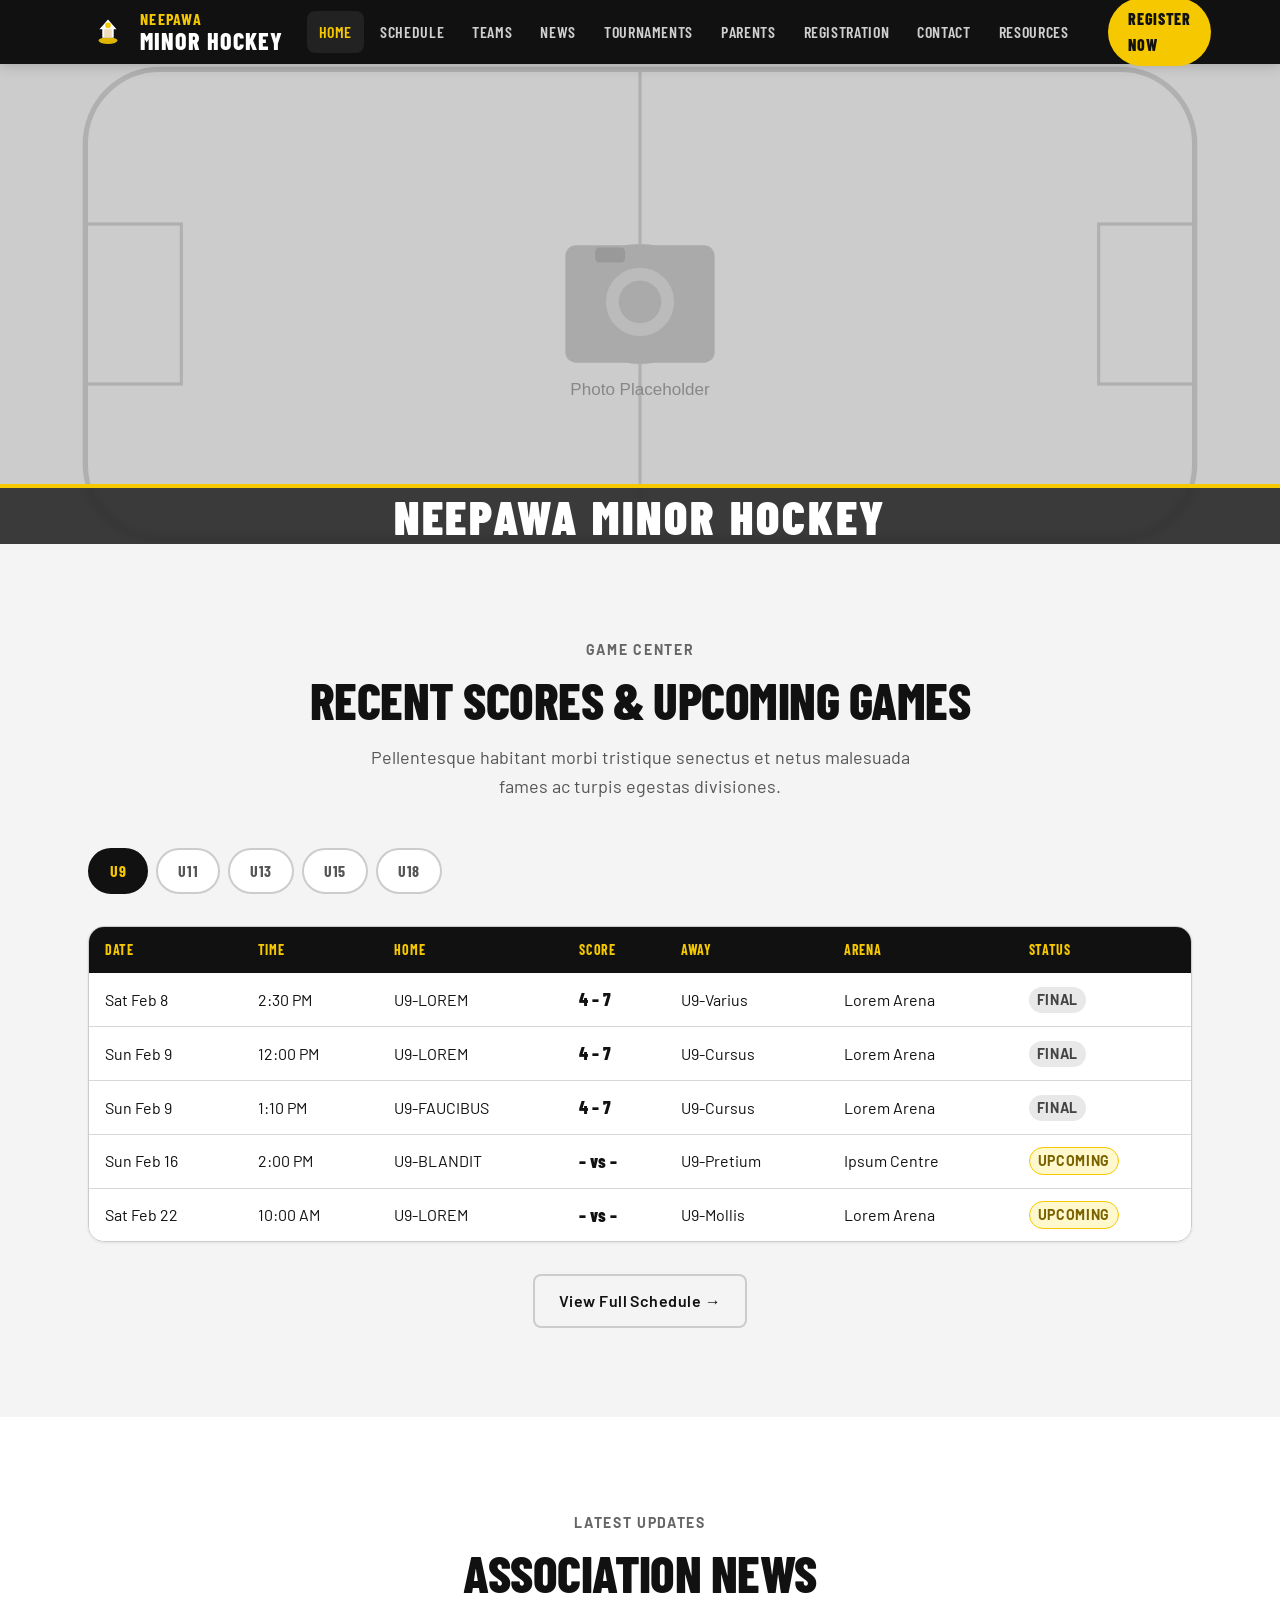
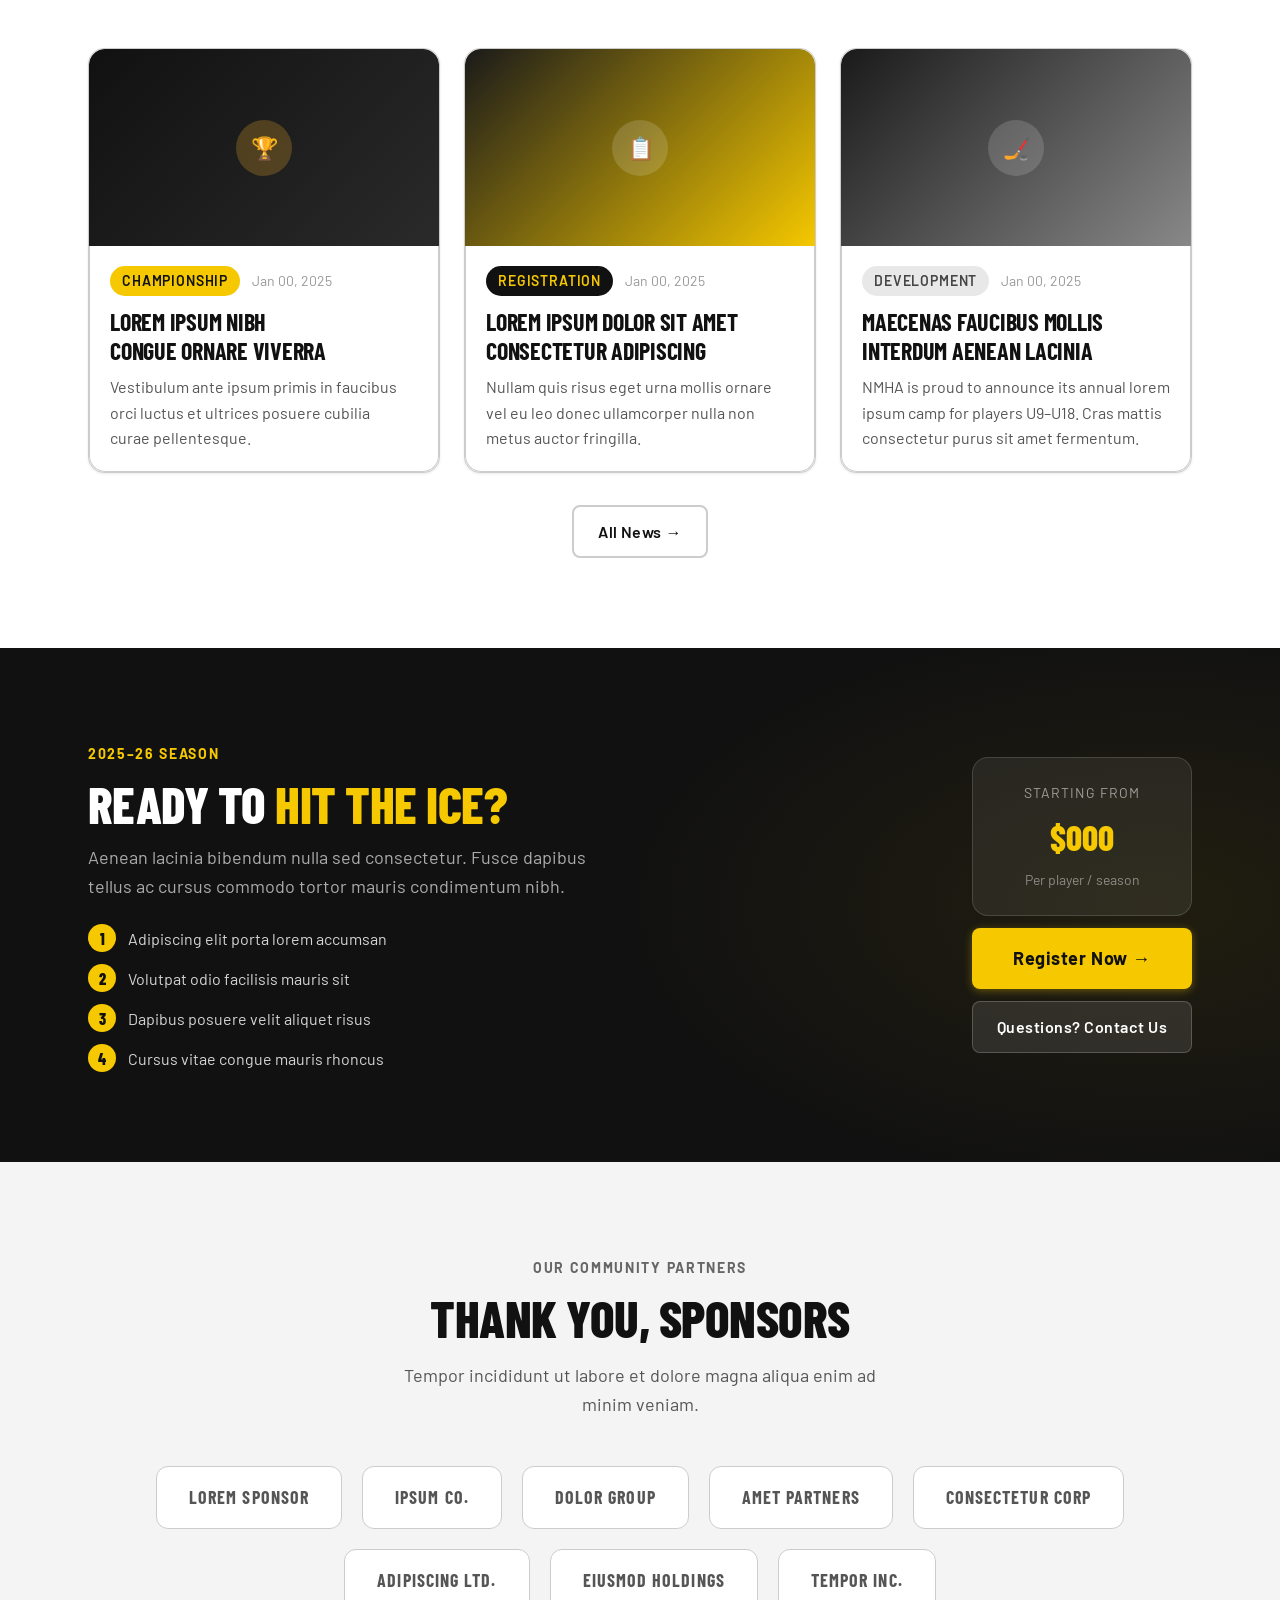
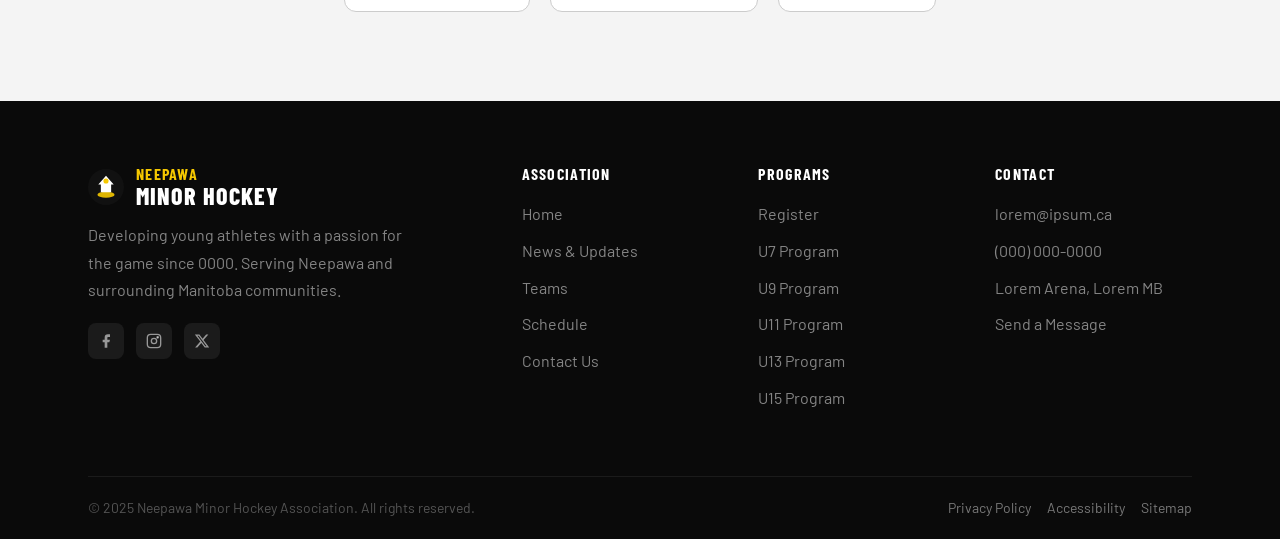
<file: index.html>
<!DOCTYPE html>
<html lang="en">
<head>
  <meta charset="UTF-8">
  <meta name="color-scheme" content="light">
  <meta name="viewport" content="width=device-width, initial-scale=1.0">
  <title>Neepawa Minor Hockey Association — Home</title>
  <meta name="description" content="Neepawa Minor Hockey Association — lorem ipsum dolor amet consectetur, adipiscing elit programs for all ages and skill levels.">
  <link rel="preconnect" href="https://fonts.googleapis.com">
  <link rel="preconnect" href="https://fonts.gstatic.com" crossorigin>
  <link href="https://fonts.googleapis.com/css2?family=Barlow+Condensed:wght@600;700;800;900&family=Barlow:wght@400;500;600;700&display=swap" rel="stylesheet">
  <link rel="stylesheet" href="css/tokens.css">
  <link rel="stylesheet" href="css/base.css">
  <link rel="stylesheet" href="css/nav.css">
  <link rel="stylesheet" href="css/components.css">
  <link rel="icon" type="image/svg+xml" href="img/favicon.svg">
</head>
<body class="page-body">

  <!-- HEADER / NAV -->
  <header class="site-header">
    <div class="container nav-inner">
      <a href="index.html" class="nav-logo">
        <svg class="nav-logo__icon" viewBox="0 0 42 42" fill="none" xmlns="http://www.w3.org/2000/svg" aria-label="NMHA Logo">
          <circle cx="21" cy="21" r="21" fill="#111111"/>
          <ellipse cx="21" cy="30" rx="10" ry="3.5" fill="#f5c800" opacity="0.9"/>
          <path d="M12 18 L21 8 L30 18 L27 18 L27 27 L15 27 L15 18 Z" fill="white"/>
          <path d="M17 27 L17 18 L25 18 L25 27" fill="rgba(201,146,42,0.3)"/>
          <circle cx="21" cy="14" r="3" fill="#f5c800"/>
        </svg>
        <div class="nav-logo__text">
          <span class="nav-logo__top">Neepawa</span>
          <span class="nav-logo__bottom">Minor Hockey</span>
        </div>
      </a>

            <nav aria-label="Main navigation">
        <ul class="nav-links" role="list">
          <li><a href="index.html" class="active">Home</a></li>
          <li><a href="schedule.html">Schedule</a></li>
          <li><a href="teams.html">Teams</a></li>
          <li><a href="news.html">News</a></li>
          <li><a href="tournaments.html">Tournaments</a></li>
          <li><a href="parents.html">Parents</a></li>
          <li><a href="registration.html">Registration</a></li>
          <li><a href="contact.html">Contact</a></li>
          <li class="nav-dropdown">
            <button class="nav-dropdown__btn" aria-haspopup="true" aria-expanded="false">
              Resources
              <svg class="nav-dropdown__arrow" width="12" height="12" viewBox="0 0 24 24" fill="none" stroke="currentColor" stroke-width="2.5"><polyline points="6 9 12 15 18 9"/></svg>
            </button>
            <ul class="nav-dropdown__menu" role="menu">
              <li><a href="manager-resources.html" role="menuitem">Manager Resources</a></li>
              <li><a href="faq.html" role="menuitem">FAQs</a></li>
              <li class="nav-dropdown__divider"></li>
              <li><a href="parents.html" role="menuitem">Parents Guide</a></li>
              <li><a href="registration.html" role="menuitem">Registration Info</a></li>
              <li><a href="contact.html" role="menuitem">Contact Us</a></li>
            </ul>
          </li>
        </ul>
      </nav>

            <div class="nav-actions">
        <a href="registration.html" class="nav-register">Register Now</a>
        <button class="nav-hamburger" id="nav-hamburger" aria-label="Open menu" aria-expanded="false">
          <span></span><span></span><span></span>
        </button>
      </div>
    </div>

    <!-- Mobile Menu -->
        <nav class="mobile-menu" id="mobile-menu" aria-label="Mobile navigation">
      <a href="index.html" class="active">Home</a>
      <a href="schedule.html">Schedule</a>
      <a href="teams.html">Teams</a>
      <a href="news.html">News</a>
      <a href="tournaments.html">Tournaments</a>
      <a href="parents.html">Parents</a>
      <a href="registration.html">Registration</a>
      <a href="contact.html">Contact</a>
      <div class="mobile-menu-section">Resources</div>
      <a href="manager-resources.html">Manager Resources</a>
      <a href="faq.html">FAQs</a>
      <div class="mobile-menu-section">Quick Links</div>
      <a href="parents.html">Parents Guide</a>
      <a href="registration.html">Registration Info</a>
      <a href="contact.html">Contact Us</a>
      <a href="registration.html" class="register-mobile">Register Now</a>
    </nav>
  </header>

  <main>
    <!-- ===================== HERO ===================== -->
    <section class="hero-photo">
      <!-- Placeholder photo -->
      <div class="hero-photo__img">
        <svg viewBox="0 0 1200 520" xmlns="http://www.w3.org/2000/svg" preserveAspectRatio="xMidYMid slice" width="100%" height="100%">
          <rect width="1200" height="520" fill="#cccccc"/>
          <!-- Ice rink lines as subtle placeholder detail -->
          <rect x="80" y="40" width="1040" height="440" rx="70" fill="none" stroke="#b0b0b0" stroke-width="5"/>
          <line x1="600" y1="40" x2="600" y2="480" stroke="#b0b0b0" stroke-width="3"/>
          <circle cx="600" cy="260" r="55" fill="none" stroke="#b0b0b0" stroke-width="3"/>
          <circle cx="600" cy="260" r="7" fill="#b0b0b0"/>
          <rect x="80" y="185" width="90" height="150" fill="none" stroke="#b0b0b0" stroke-width="3"/>
          <rect x="1030" y="185" width="90" height="150" fill="none" stroke="#b0b0b0" stroke-width="3"/>
          <!-- Camera/image icon in centre -->
          <rect x="530" y="205" width="140" height="110" rx="10" fill="#aaaaaa"/>
          <circle cx="600" cy="258" r="32" fill="#bbbbbb"/>
          <circle cx="600" cy="258" r="20" fill="#aaaaaa"/>
          <rect x="558" y="207" width="28" height="14" rx="4" fill="#999"/>
          <text x="600" y="345" text-anchor="middle" font-family="Arial, sans-serif" font-size="16" fill="#888888">Photo Placeholder</text>
        </svg>
      </div>
      <!-- Banner overlay -->
      <div class="hero-photo__banner">
        <span class="hero-photo__banner-text">Neepawa Minor Hockey</span>
      </div>
    </section>

    <!-- ===================== RECENT SCORES ===================== -->
    <section class="schedule-section">
      <div class="container">
        <div class="section-header">
          <span class="section-eyebrow">Game Center</span>
          <h2 class="section-title">Recent Scores &amp; Upcoming Games</h2>
          <p class="section-subtitle">Pellentesque habitant morbi tristique senectus et netus malesuada fames ac turpis egestas divisiones.</p>
        </div>

        <div class="division-tabs" id="home-tabs">
          <button class="div-tab active" data-panel="u9-panel">U9</button>
          <button class="div-tab" data-panel="u11-panel">U11</button>
          <button class="div-tab" data-panel="u13-panel">U13</button>
          <button class="div-tab" data-panel="u15-panel">U15</button>
          <button class="div-tab" data-panel="u18-panel">U18</button>
        </div>

        <div id="u9-panel" class="schedule-panel active">
          <div class="schedule-table-wrap">
            <table class="schedule-table" aria-label="U9 schedule">
              <thead>
                <tr>
                  <th>Date</th>
                  <th>Time</th>
                  <th>Home</th>
                  <th>Score</th>
                  <th>Away</th>
                  <th>Arena</th>
                  <th>Status</th>
                </tr>
              </thead>
              <tbody>
                <tr>
                  <td>Sat Feb 8</td><td>2:30 PM</td>
                  <td>U9-LOREM</td>
                  <td class="score-display">4 – 7</td>
                  <td>U9-Varius</td>
                  <td>Lorem Arena</td>
                  <td><span class="game-status game-status--final">Final</span></td>
                </tr>
                <tr>
                  <td>Sun Feb 9</td><td>12:00 PM</td>
                  <td>U9-LOREM</td>
                  <td class="score-display">4 – 7</td>
                  <td>U9-Cursus</td>
                  <td>Lorem Arena</td>
                  <td><span class="game-status game-status--final">Final</span></td>
                </tr>
                <tr>
                  <td>Sun Feb 9</td><td>1:10 PM</td>
                  <td>U9-FAUCIBUS</td>
                  <td class="score-display">4 – 7</td>
                  <td>U9-Cursus</td>
                  <td>Lorem Arena</td>
                  <td><span class="game-status game-status--final">Final</span></td>
                </tr>
                <tr>
                  <td>Sun Feb 16</td><td>2:00 PM</td>
                  <td>U9-BLANDIT</td>
                  <td class="score-display">– vs –</td>
                  <td>U9-Pretium</td>
                  <td>Ipsum Centre</td>
                  <td><span class="game-status game-status--upcoming">Upcoming</span></td>
                </tr>
                <tr>
                  <td>Sat Feb 22</td><td>10:00 AM</td>
                  <td>U9-LOREM</td>
                  <td class="score-display">– vs –</td>
                  <td>U9-Mollis</td>
                  <td>Lorem Arena</td>
                  <td><span class="game-status game-status--upcoming">Upcoming</span></td>
                </tr>
              </tbody>
            </table>
          </div>
        </div>

        <div id="u11-panel" class="schedule-panel">
          <div class="schedule-table-wrap">
            <table class="schedule-table" aria-label="U11 schedule">
              <thead>
                <tr><th>Date</th><th>Time</th><th>Home</th><th>Score</th><th>Away</th><th>Arena</th><th>Status</th></tr>
              </thead>
              <tbody>
                <tr>
                  <td>Sat Feb 1</td><td>11:00 AM</td>
                  <td>U11-VOLUTPAT</td>
                  <td class="score-display">5 – 2</td>
                  <td>U11-Posuere</td>
                  <td>Ipsum Centre</td>
                  <td><span class="game-status game-status--final">Final</span></td>
                </tr>
                <tr>
                  <td>Sun Feb 16</td><td>10:30 AM</td>
                  <td>U11-VOLUTPAT</td>
                  <td class="score-display">– vs –</td>
                  <td>U11-Lacinia</td>
                  <td>Lorem Arena</td>
                  <td><span class="game-status game-status--upcoming">Upcoming</span></td>
                </tr>
                <tr>
                  <td>Sat Feb 22</td><td>1:00 PM</td>
                  <td>U11-SEMPER</td>
                  <td class="score-display">– vs –</td>
                  <td>U11-Aliquet</td>
                  <td>Ipsum Centre</td>
                  <td><span class="game-status game-status--upcoming">Upcoming</span></td>
                </tr>
              </tbody>
            </table>
          </div>
        </div>

        <div id="u13-panel" class="schedule-panel">
          <div class="schedule-table-wrap">
            <table class="schedule-table" aria-label="U13 schedule">
              <thead>
                <tr><th>Date</th><th>Time</th><th>Home</th><th>Score</th><th>Away</th><th>Arena</th><th>Status</th></tr>
              </thead>
              <tbody>
                <tr>
                  <td>Fri Feb 7</td><td>7:00 PM</td>
                  <td>U13-FEMALE</td>
                  <td class="score-display">3 – 1</td>
                  <td>Congue Urna</td>
                  <td>Lorem Arena</td>
                  <td><span class="game-status game-status--final">Final ★</span></td>
                </tr>
                <tr>
                  <td>Sat Feb 8</td><td>9:00 AM</td>
                  <td>U13-DAPIBUS</td>
                  <td class="score-display">6 – 3</td>
                  <td>U13-Ornare</td>
                  <td>Ipsum Centre</td>
                  <td><span class="game-status game-status--final">Final</span></td>
                </tr>
                <tr>
                  <td>Sun Feb 16</td><td>3:30 PM</td>
                  <td>U13-DAPIBUS</td>
                  <td class="score-display">– vs –</td>
                  <td>U13-Pharetra</td>
                  <td>Lorem Arena</td>
                  <td><span class="game-status game-status--upcoming">Upcoming</span></td>
                </tr>
              </tbody>
            </table>
          </div>
        </div>

        <div id="u15-panel" class="schedule-panel">
          <div class="schedule-table-wrap">
            <table class="schedule-table" aria-label="U15 schedule">
              <thead>
                <tr><th>Date</th><th>Time</th><th>Home</th><th>Score</th><th>Away</th><th>Arena</th><th>Status</th></tr>
              </thead>
              <tbody>
                <tr>
                  <td>Sun Feb 9</td><td>12:00 PM</td>
                  <td>U15-4TH ROSTER</td>
                  <td class="score-display">– vs –</td>
                  <td>U15-Iaculis GK</td>
                  <td>Felis Comm. Ctr</td>
                  <td><span class="game-status game-status--final">Final</span></td>
                </tr>
                <tr>
                  <td>Sun Feb 16</td><td>12:00 PM</td>
                  <td>U15-GRAVIDA</td>
                  <td class="score-display">– vs –</td>
                  <td>U15-Feugiat</td>
                  <td>Lorem Arena</td>
                  <td><span class="game-status game-status--upcoming">Upcoming</span></td>
                </tr>
                <tr>
                  <td>Sun Feb 16</td><td>4:00 PM</td>
                  <td>U15-4TH ROSTER</td>
                  <td class="score-display">– vs –</td>
                  <td>U15-Iaculis IB</td>
                  <td>Felis Comm. Ctr</td>
                  <td><span class="game-status game-status--upcoming">Upcoming</span></td>
                </tr>
              </tbody>
            </table>
          </div>
        </div>

        <div id="u18-panel" class="schedule-panel">
          <div class="schedule-table-wrap">
            <table class="schedule-table" aria-label="U18 schedule">
              <thead>
                <tr><th>Date</th><th>Time</th><th>Home</th><th>Score</th><th>Away</th><th>Arena</th><th>Status</th></tr>
              </thead>
              <tbody>
                <tr>
                  <td>Sat Feb 1</td><td>6:00 PM</td>
                  <td>U18-TEMPUS</td>
                  <td class="score-display">4 – 2</td>
                  <td>U18-Aliquet</td>
                  <td>Ipsum Centre</td>
                  <td><span class="game-status game-status--final">Final</span></td>
                </tr>
                <tr>
                  <td>Fri Feb 14</td><td>8:00 PM</td>
                  <td>U18-TEMPUS</td>
                  <td class="score-display">– vs –</td>
                  <td>U18-Sodales</td>
                  <td>Ipsum Centre</td>
                  <td><span class="game-status game-status--upcoming">Upcoming</span></td>
                </tr>
              </tbody>
            </table>
          </div>
        </div>

        <div style="text-align:center; margin-top: var(--space-8);">
          <a href="schedule.html" class="btn btn--outline">View Full Schedule →</a>
        </div>
      </div>
    </section>

    <!-- ===================== NEWS ===================== -->
    <section>
      <div class="container">
        <div class="section-header">
          <span class="section-eyebrow">Latest Updates</span>
          <h2 class="section-title">Association News</h2>
        </div>

        <div class="news-grid">
          <a href="news.html" class="news-card card card--hover">
            <div class="news-card__img" style="background: linear-gradient(135deg, #111111 0%, #2a2a2a 100%); display:flex; align-items:center; justify-content:center;">
              <svg width="60" height="60" viewBox="0 0 60 60" fill="none"><circle cx="30" cy="30" r="28" fill="rgba(201,146,42,0.3)"/><text x="30" y="38" text-anchor="middle" font-family="'Barlow Condensed',sans-serif" font-weight="800" font-size="22" fill="#f5c800">🏆</text></svg>
            </div>
            <div class="news-card__body">
              <div class="news-card__meta">
                <span class="badge badge--accent">Championship</span>
                <span style="font-size:var(--text-xs); color:var(--color-text-faint);">Jan 00, 2025</span>
              </div>
              <h3 class="news-card__title">Lorem Ipsum Nibh Congue Ornare Viverra</h3>
              <p class="news-card__excerpt">Vestibulum ante ipsum primis in faucibus orci luctus et ultrices posuere cubilia curae pellentesque.</p>
            </div>
          </a>

          <a href="news.html" class="news-card card card--hover">
            <div class="news-card__img" style="background: linear-gradient(135deg, #1a1a1a 0%, #f5c800 100%); display:flex; align-items:center; justify-content:center;">
              <svg width="60" height="60" viewBox="0 0 60 60" fill="none"><circle cx="30" cy="30" r="28" fill="rgba(255,255,255,0.15)"/><text x="30" y="38" text-anchor="middle" font-family="'Barlow Condensed',sans-serif" font-weight="800" font-size="22" fill="white">📋</text></svg>
            </div>
            <div class="news-card__body">
              <div class="news-card__meta">
                <span class="badge badge--navy">Registration</span>
                <span style="font-size:var(--text-xs); color:var(--color-text-faint);">Jan 00, 2025</span>
              </div>
              <h3 class="news-card__title">Lorem Ipsum Dolor Sit Amet Consectetur Adipiscing</h3>
              <p class="news-card__excerpt">Nullam quis risus eget urna mollis ornare vel eu leo donec ullamcorper nulla non metus auctor fringilla.</p>
            </div>
          </a>

          <a href="news.html" class="news-card card card--hover">
            <div class="news-card__img" style="background: linear-gradient(135deg, #1a1a1a 0%, #888888 100%); display:flex; align-items:center; justify-content:center;">
              <svg width="60" height="60" viewBox="0 0 60 60" fill="none"><circle cx="30" cy="30" r="28" fill="rgba(255,255,255,0.15)"/><text x="30" y="38" text-anchor="middle" font-family="'Barlow Condensed',sans-serif" font-weight="800" font-size="22" fill="white">🏒</text></svg>
            </div>
            <div class="news-card__body">
              <div class="news-card__meta">
                <span class="badge badge--ice">Development</span>
                <span style="font-size:var(--text-xs); color:var(--color-text-faint);">Jan 00, 2025</span>
              </div>
              <h3 class="news-card__title">Maecenas Faucibus Mollis Interdum Aenean Lacinia</h3>
              <p class="news-card__excerpt">NMHA is proud to announce its annual lorem ipsum camp for players U9–U18. Cras mattis consectetur purus sit amet fermentum.</p>
            </div>
          </a>
        </div>

        <div style="text-align:center; margin-top: var(--space-8);">
          <a href="news.html" class="btn btn--outline">All News →</a>
        </div>
      </div>
    </section>

    <!-- ===================== REGISTRATION CTA ===================== -->
    <section class="reg-section">
      <div class="container">
        <div class="reg-content">
          <div>
            <span class="section-eyebrow" style="color:#f5c800">2025–26 Season</span>
            <h2 class="reg-title">Ready to <em>Hit the Ice?</em></h2>
            <p class="reg-desc">Aenean lacinia bibendum nulla sed consectetur. Fusce dapibus tellus ac cursus commodo tortor mauris condimentum nibh.</p>
            <div class="reg-steps">
              <div class="reg-step"><div class="reg-step__num">1</div><span>Adipiscing elit porta lorem accumsan</span></div>
              <div class="reg-step"><div class="reg-step__num">2</div><span>Volutpat odio facilisis mauris sit</span></div>
              <div class="reg-step"><div class="reg-step__num">3</div><span>Dapibus posuere velit aliquet risus</span></div>
              <div class="reg-step"><div class="reg-step__num">4</div><span>Cursus vitae congue mauris rhoncus</span></div>
            </div>
          </div>
          <div class="reg-actions">
            <div class="reg-price-box">
              <div class="reg-price-label">Starting From</div>
              <div class="reg-price-from">$000</div>
              <div class="reg-price-season">Per player / season</div>
            </div>
            <a href="registration.html" class="btn btn--primary btn--lg" style="width:100%; justify-content:center;">Register Now →</a>
            <a href="contact.html" class="btn btn--ghost" style="width:100%; justify-content:center;">Questions? Contact Us</a>
          </div>
        </div>
      </div>
    </section>

    <!-- ===================== SPONSORS ===================== -->
    <section class="sponsors-section">
      <div class="container">
        <div class="section-header">
          <span class="section-eyebrow">Our Community Partners</span>
          <h2 class="section-title">Thank You, Sponsors</h2>
          <p class="section-subtitle">Tempor incididunt ut labore et dolore magna aliqua enim ad minim veniam.</p>
        </div>
        <div class="sponsors-grid">
          <div class="sponsor-item">Lorem Sponsor</div>
          <div class="sponsor-item">Ipsum Co.</div>
          <div class="sponsor-item">Dolor Group</div>
          <div class="sponsor-item">Amet Partners</div>
          <div class="sponsor-item">Consectetur Corp</div>
          <div class="sponsor-item">Adipiscing Ltd.</div>
          <div class="sponsor-item">Eiusmod Holdings</div>
          <div class="sponsor-item">Tempor Inc.</div>
        </div>
      </div>
    </section>
  </main>

  <!-- ===================== FOOTER ===================== -->
  <footer class="site-footer">
    <div class="container">
      <div class="footer-top">
        <div class="footer-brand">
          <a href="index.html" class="nav-logo" style="margin-bottom:var(--space-3);">
            <svg width="36" height="36" viewBox="0 0 42 42" fill="none"><circle cx="21" cy="21" r="21" fill="#111111"/><ellipse cx="21" cy="30" rx="10" ry="3.5" fill="#f5c800" opacity="0.9"/><path d="M12 18 L21 8 L30 18 L27 18 L27 27 L15 27 L15 18 Z" fill="white"/><circle cx="21" cy="14" r="3" fill="#f5c800"/></svg>
            <div class="nav-logo__text"><span class="nav-logo__top" style="color:#f5c800">Neepawa</span><span class="nav-logo__bottom">Minor Hockey</span></div>
          </a>
          <p class="footer-brand__tagline">Developing young athletes with a passion for the game since 0000. Serving Neepawa and surrounding Manitoba communities.</p>
          <div class="footer-social">
            <a href="#" class="footer-social-link" aria-label="Facebook">
              <svg width="16" height="16" viewBox="0 0 24 24" fill="currentColor"><path d="M18 2h-3a5 5 0 00-5 5v3H7v4h3v8h4v-8h3l1-4h-4V7a1 1 0 011-1h3z"/></svg>
            </a>
            <a href="#" class="footer-social-link" aria-label="Instagram">
              <svg width="16" height="16" viewBox="0 0 24 24" fill="none" stroke="currentColor" stroke-width="2"><rect x="2" y="2" width="20" height="20" rx="5"/><circle cx="12" cy="12" r="4"/><circle cx="17.5" cy="6.5" r="1" fill="currentColor"/></svg>
            </a>
            <a href="#" class="footer-social-link" aria-label="Twitter / X">
              <svg width="16" height="16" viewBox="0 0 24 24" fill="currentColor"><path d="M18.244 2.25h3.308l-7.227 8.26 8.502 11.24H16.17l-5.214-6.817L4.99 21.75H1.68l7.73-8.835L1.254 2.25H8.08l4.713 6.231zm-1.161 17.52h1.833L7.084 4.126H5.117z"/></svg>
            </a>
          </div>
        </div>

        <div class="footer-col">
          <h3 class="footer-col__heading">Association</h3>
          <ul role="list">
            <li><a href="index.html">Home</a></li>
            <li><a href="news.html">News &amp; Updates</a></li>
            <li><a href="teams.html">Teams</a></li>
            <li><a href="schedule.html">Schedule</a></li>
            <li><a href="contact.html">Contact Us</a></li>
          </ul>
        </div>

        <div class="footer-col">
          <h3 class="footer-col__heading">Programs</h3>
          <ul role="list">
            <li><a href="registration.html">Register</a></li>
            <li><a href="teams.html#u7">U7 Program</a></li>
            <li><a href="teams.html#u9">U9 Program</a></li>
            <li><a href="teams.html#u11">U11 Program</a></li>
            <li><a href="teams.html#u13">U13 Program</a></li>
            <li><a href="teams.html#u15">U15 Program</a></li>
          </ul>
        </div>

        <div class="footer-col">
          <h3 class="footer-col__heading">Contact</h3>
          <ul role="list">
            <li><a href="mailto:lorem@ipsum.ca">lorem@ipsum.ca</a></li>
            <li><a href="tel:10000000000">(000) 000-0000</a></li>
            <li><a href="#">Lorem Arena, Lorem MB</a></li>
            <li><a href="contact.html">Send a Message</a></li>
          </ul>
        </div>
      </div>

      <div class="footer-bottom">
        <span>© 2025 Neepawa Minor Hockey Association. All rights reserved.</span>
        <div style="display:flex; gap: var(--space-4);">
          <a href="#">Privacy Policy</a>
          <a href="#">Accessibility</a>
          <a href="contact.html">Sitemap</a>
        </div>
      </div>
    </div>
  </footer>

  <script src="js/main.js"></script>
<script data-pplx-inline-edit>
(function () {
  if (window === window.top) return;

  const allowedParentOrigins = ["https://www.perplexity.ai","https://perplexity.ai","https://testing.perplexity.ai","https://staging.perplexity.ai","https://*.preview.i.perplexity.ai","http://localhost:3000","http://127.0.0.1:3000","http://localhost:5173","http://127.0.0.1:5173"];
  const MAX_FONT_BYTES = 500 * 1024;
  const MAX_TOTAL_FONT_BYTES = 2 * 1024 * 1024;
  let scrollForwarding = false;
  let scrollRaf = 0;
  let trustedTopOrigin = null;

  // Allow entries like "https://*.preview.i.perplexity.ai" — the wildcard
  // matches a single DNS label (no dots), so "https://*.foo" cannot stretch
  // across multiple labels.
  function matchesAllowedOrigin(origin) {
    if (!origin) return false;
    for (const entry of allowedParentOrigins) {
      if (!entry.includes("*")) {
        if (entry === origin) return true;
        continue;
      }
      const pattern = new RegExp(
        "^" +
          entry.replace(/[.+?^${}()|[\]\\]/g, "\\$&").replace(/\*/g, "[^.]+") +
          "$",
      );
      if (pattern.test(origin)) return true;
    }
    return false;
  }

  // Trust decision: when the sender is same-origin-visible (event.origin is a
  // real origin like https://www.perplexity.ai) we trust event.origin directly.
  // When event.origin is "null" (opaque broker srcdoc), we fall back to the
  // broker's stamped `parentOrigin` to identify the top window. The fallback
  // is claim-only — we rely on the browser's native `targetOrigin` enforcement
  // on the response path (see postToTrustedTop) to ensure replies can't be
  // delivered to anyone but the actual top window of that claimed origin.
  function getTrustedParentOrigin(event) {
    const forwardedParentOrigin =
      typeof event.data.parentOrigin === "string" ? event.data.parentOrigin : null;
    const parentOrigin = event.origin === "null" ? forwardedParentOrigin : event.origin;
    return matchesAllowedOrigin(parentOrigin) ? parentOrigin : null;
  }

  // All responses go to window.top with targetOrigin = the allowlisted origin.
  // An attacker that iframes us inside their own null-origin broker can claim
  // any parentOrigin they like, but the browser will drop the reply whenever
  // the real top's origin doesn't match — so the screenshot never leaves.
  function postToTrustedTop(message) {
    if (!trustedTopOrigin) return;
    try {
      window.top.postMessage(message, trustedTopOrigin);
    } catch (_error) {}
  }

  function inlineAll(original, clone) {
    if (original.nodeType !== 1 || clone.nodeType !== 1) return;

    try {
      const computedStyle = getComputedStyle(original);
      // cssText on a computed style is the serialized declaration in modern
      // Chromium/Safari — a single read beats enumerating ~400 longhand
      // properties. Firefox returns "" here, so we fall back on empty.
      const serialized = computedStyle.cssText;
      if (serialized) {
        clone.style.cssText = serialized;
      } else {
        const parts = new Array(computedStyle.length);
        for (let index = 0; index < computedStyle.length; index += 1) {
          const property = computedStyle[index];
          parts[index] = `${property}:${computedStyle.getPropertyValue(property)};`;
        }
        clone.style.cssText = parts.join("");
      }
    } catch (_error) {}

    const originalChildren = original.children;
    const clonedChildren = clone.children;
    for (
      let index = 0;
      index < originalChildren.length && index < clonedChildren.length;
      index += 1
    ) {
      inlineAll(originalChildren[index], clonedChildren[index]);
    }
  }

  function extractFontUrl(srcValue) {
    const matches = [
      ...srcValue.matchAll(
        /url\(["']?([^"')]+)["']?\)(?:\s*format\(["']?([^"')]+)["']?\))?/gi,
      ),
    ];
    if (matches.length === 0) return null;
    const woff2 = matches.find((m) => m[2] && m[2].toLowerCase().includes("woff2"));
    if (woff2) return woff2[1];
    const woff = matches.find((m) => m[2] && m[2].toLowerCase().includes("woff"));
    if (woff) return woff[1];
    return matches[0][1];
  }

  // Cache resolved font URL -> data URI across captures. Fonts on a page
  // essentially never change, and a batch run emits multiple captures back to
  // back — without this we'd refetch + re-base64 every time.
  const fontDataUriCache = new Map();
  const SRC_DECLARATION_RE = /src\s*:\s*[^;}]+/i;

  async function fetchAsDataUri(url) {
    if (fontDataUriCache.has(url)) return fontDataUriCache.get(url);
    let dataUri = null;
    try {
      const response = await fetch(url, { mode: "cors", credentials: "omit" });
      if (response.ok) {
        const blob = await response.blob();
        if (blob.size <= MAX_FONT_BYTES) {
          dataUri = await new Promise((resolve) => {
            const reader = new FileReader();
            reader.onloadend = () =>
              resolve(typeof reader.result === "string" ? reader.result : null);
            reader.onerror = () => resolve(null);
            reader.readAsDataURL(blob);
          });
        }
      }
    } catch (_error) {
      dataUri = null;
    }
    fontDataUriCache.set(url, dataUri);
    return dataUri;
  }

  function collectFontFaceRuleTexts() {
    const rules = [];
    for (const sheet of document.styleSheets) {
      let cssRules;
      try {
        cssRules = sheet.cssRules;
      } catch (_error) {
        continue;
      }
      if (!cssRules) continue;
      for (const rule of cssRules) {
        const cssText = rule.cssText || "";
        if (cssText.startsWith("@font-face")) rules.push(cssText);
      }
    }
    return rules;
  }

  async function buildInlinedFontCss() {
    const ruleTexts = collectFontFaceRuleTexts();
    if (ruleTexts.length === 0) return null;

    const resolved = ruleTexts.map((cssText) => {
      if (!SRC_DECLARATION_RE.test(cssText)) return null;
      const srcMatch = cssText.match(/src\s*:\s*([^;}]+)[;}]/i);
      if (!srcMatch) return null;
      const url = extractFontUrl(srcMatch[1]);
      if (!url) return null;
      try {
        return { cssText, url: new URL(url, document.baseURI).href };
      } catch (_error) {
        return null;
      }
    });

    const dataUris = await Promise.all(
      resolved.map((entry) => (entry ? fetchAsDataUri(entry.url) : Promise.resolve(null))),
    );

    const inlined = [];
    let totalBytes = 0;
    for (let index = 0; index < resolved.length; index += 1) {
      const entry = resolved[index];
      const dataUri = dataUris[index];
      if (!entry || !dataUri) continue;
      const approxBytes = dataUri.length * 0.75;
      if (totalBytes + approxBytes > MAX_TOTAL_FONT_BYTES) break;
      totalBytes += approxBytes;
      inlined.push(entry.cssText.replace(SRC_DECLARATION_RE, `src: url("${dataUri}")`));
    }
    return inlined.length > 0 ? inlined.join("\n") : null;
  }

  function stripExternal(clone) {
    const images = clone.querySelectorAll("img");
    for (let index = 0; index < images.length; index += 1) {
      const src = images[index].getAttribute("src");
      if (src && !src.startsWith("data:")) images[index].removeAttribute("src");
    }

    const elements = clone.querySelectorAll("*");
    for (let index = 0; index < elements.length; index += 1) {
      const style = elements[index].style.cssText;
      if (style && style.includes("url(")) {
        elements[index].style.cssText = style.replace(
          /url\(["']?(?!data:)[^)"']*["']?\)/gi,
          "none",
        );
      }
    }
  }

  function emitScroll() {
    scrollRaf = 0;
    if (!scrollForwarding) return;
    postToTrustedTop({
      type: "INLINE_EDIT_SCROLL",
      scrollX: window.scrollX,
      scrollY: window.scrollY,
    });
  }

  window.addEventListener(
    "scroll",
    function () {
      if (!scrollForwarding || scrollRaf) return;
      scrollRaf = requestAnimationFrame(emitScroll);
    },
    { passive: true, capture: true },
  );

  async function handleCaptureRequest(event) {
    const requestId = event.data.requestId;
    const scrollX = window.scrollX;
    const scrollY = window.scrollY;
    const width = window.innerWidth;
    const height = window.innerHeight;

    function postResult(dataUrl) {
      postToTrustedTop({
        type: "INLINE_EDIT_SCREENSHOT_RESULT",
        requestId,
        dataUrl,
        scrollX,
        scrollY,
      });
    }

    try {
      // Wait for any pending web fonts to resolve so both inline metrics and
      // the @font-face inlining below see the same loaded faces.
      if (document.fonts && document.fonts.ready) {
        try {
          await document.fonts.ready;
        } catch (_error) {}
      }

      const clone = document.documentElement.cloneNode(true);
      inlineAll(document.documentElement, clone);

      const removedNodes = clone.querySelectorAll("script,link[rel=\"stylesheet\"],style");
      for (let index = 0; index < removedNodes.length; index += 1) {
        removedNodes[index].remove();
      }

      stripExternal(clone);

      // Re-embed web fonts as data-URI @font-face rules so the SVG rasterizer
      // can resolve them — external font URLs aren't fetched during
      // foreignObject rendering, which would otherwise force a fallback face
      // and change text metrics.
      const inlinedFontCss = await buildInlinedFontCss();
      if (inlinedFontCss) {
        const styleEl = document.createElement("style");
        styleEl.textContent = inlinedFontCss;
        const head = clone.querySelector("head");
        if (head) head.appendChild(styleEl);
        else clone.insertBefore(styleEl, clone.firstChild);
      }

      const html = new XMLSerializer().serializeToString(clone);
      const svg =
        `<svg xmlns="http://www.w3.org/2000/svg" width="${width}" height="${height}">` +
        '<foreignObject width="100%" height="100%">' +
        `<div xmlns="http://www.w3.org/1999/xhtml" style="width:${width}px;height:${height}px;overflow:hidden">` +
        `<div style="position:relative;left:-${scrollX}px;top:-${scrollY}px">` +
        html +
        "</div></div></foreignObject></svg>";
      const svgUrl = `data:image/svg+xml;charset=utf-8,${encodeURIComponent(svg)}`;
      const image = new Image();
      image.onload = function () {
        const canvas = document.createElement("canvas");
        canvas.width = width;
        canvas.height = height;
        canvas.getContext("2d").drawImage(image, 0, 0);
        postResult(canvas.toDataURL("image/png"));
      };
      image.onerror = function () {
        postResult(null);
      };
      image.src = svgUrl;
    } catch (_error) {
      postResult(null);
    }
  }

  window.addEventListener("message", function (event) {
    if (!event.data) return;
    // Only accept messages from the direct parent frame. Blocks sibling /
    // unrelated-window postMessage senders that could otherwise reach us.
    if (event.source !== window.parent) return;

    const trustedParentOrigin = getTrustedParentOrigin(event);
    if (!trustedParentOrigin) return;
    trustedTopOrigin = trustedParentOrigin;

    if (event.data.type === "INLINE_EDIT_SCROLL_START") {
      scrollForwarding = true;
      emitScroll();
      return;
    }

    if (event.data.type === "INLINE_EDIT_SCROLL_STOP") {
      scrollForwarding = false;
      if (scrollRaf) cancelAnimationFrame(scrollRaf);
      scrollRaf = 0;
      return;
    }

    if (event.data.type !== "INLINE_EDIT_CAPTURE_REQUEST") return;

    handleCaptureRequest(event);
  });
})();


</script></body>
</html>
</file>
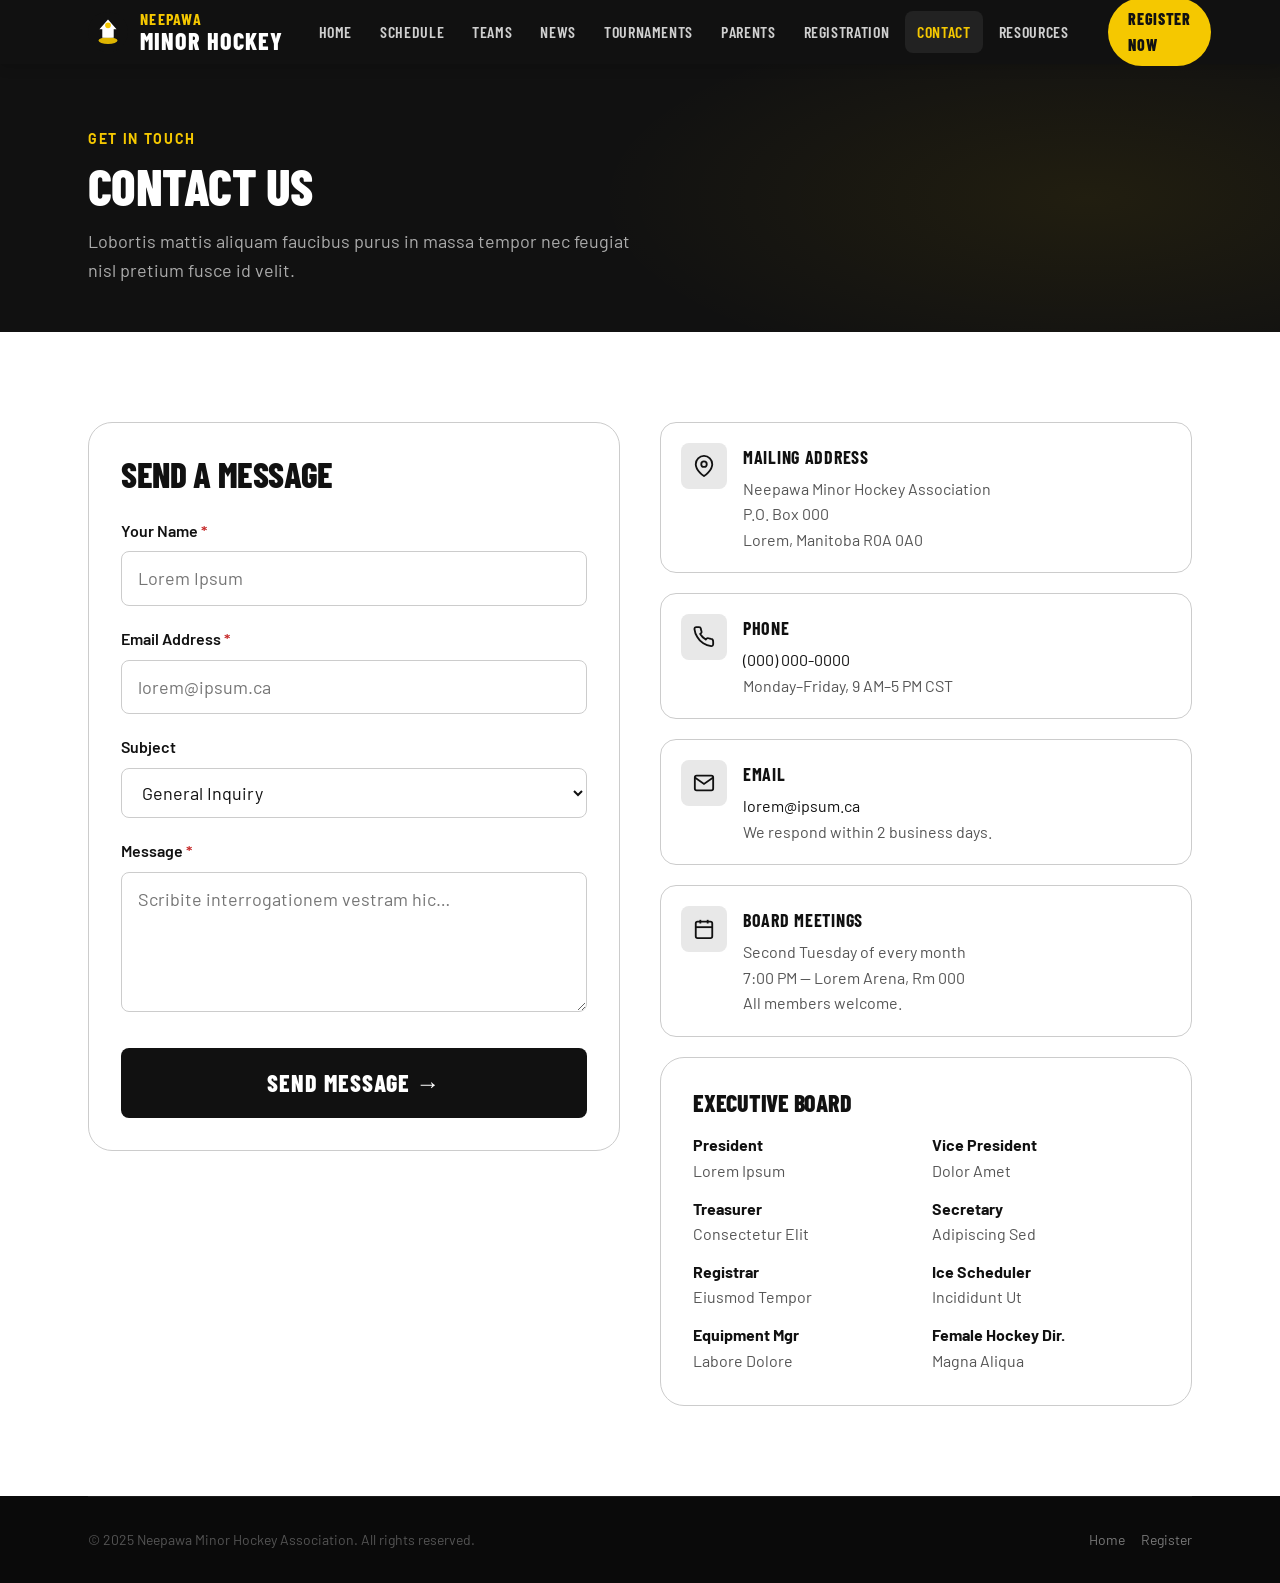
<file: contact.html>
<!DOCTYPE html>
<html lang="en">
<head>
  <meta charset="UTF-8">
  <meta name="color-scheme" content="light">
  <meta name="viewport" content="width=device-width, initial-scale=1.0">
  <title>Contact — Neepawa Minor Hockey Association</title>
  <link rel="preconnect" href="https://fonts.googleapis.com">
  <link rel="preconnect" href="https://fonts.gstatic.com" crossorigin>
  <link href="https://fonts.googleapis.com/css2?family=Barlow+Condensed:wght@600;700;800;900&family=Barlow:wght@400;500;600;700&display=swap" rel="stylesheet">
  <link rel="stylesheet" href="css/tokens.css">
  <link rel="stylesheet" href="css/base.css">
  <link rel="stylesheet" href="css/nav.css">
  <link rel="stylesheet" href="css/components.css">
  <link rel="icon" type="image/svg+xml" href="img/favicon.svg">
  <style>
    .contact-grid { display: grid; grid-template-columns: 1fr 1fr; gap: var(--space-10); align-items: start; }
    @media (max-width: 768px) { .contact-grid { grid-template-columns: 1fr; } }

    .form-section { background: var(--color-surface); border: 1px solid var(--color-border); border-radius: var(--radius-2xl); padding: var(--space-8); }
    .form-title { font-family: var(--font-display); font-size: var(--text-xl); font-weight: 800; text-transform: uppercase; margin-bottom: var(--space-6); color: var(--color-text); }
    .form-group { display: flex; flex-direction: column; gap: var(--space-2); margin-bottom: var(--space-5); }
    .form-label { font-size: var(--text-sm); font-weight: 600; color: var(--color-text); }
    .form-label span { color: var(--color-error); }
    .form-input, .form-select, .form-textarea {
      padding: var(--space-3) var(--space-4);
      border: 1.5px solid var(--color-border);
      border-radius: var(--radius-md);
      background: var(--color-bg);
      color: var(--color-text);
      font-size: var(--text-base);
      font-family: var(--font-body);
      transition: border-color var(--transition-interactive), box-shadow var(--transition-interactive);
    }
    .form-input:focus, .form-select:focus, .form-textarea:focus { outline:none; border-color:#f5c800; box-shadow:0 0 0 3px rgba(201,146,42,0.15); }
    .form-textarea { resize: vertical; min-height: 140px; }

    .submit-btn {
      width: 100%;
      padding: var(--space-4);
      background: #111;
      color: #fff;
      border: none;
      border-radius: var(--radius-md);
      font-family: var(--font-display);
      font-size: var(--text-lg);
      font-weight: 800;
      text-transform: uppercase;
      letter-spacing: 0.04em;
      cursor: pointer;
      transition: background var(--transition-interactive), transform var(--transition-interactive);
      margin-top: var(--space-4);
    }
    .submit-btn:hover { background: var(--color-primary-hover); transform: translateY(-2px); }

    .contact-info { display: flex; flex-direction: column; gap: var(--space-5); }

    .contact-card {
      background: var(--color-surface);
      border: 1px solid var(--color-border);
      border-radius: var(--radius-xl);
      padding: var(--space-5);
      display: flex;
      gap: var(--space-4);
      align-items: flex-start;
      transition: box-shadow var(--transition-interactive);
    }
    .contact-card:hover { box-shadow: var(--shadow-md); }

    .contact-card__icon {
      width: 46px;
      height: 46px;
      background: var(--color-primary-highlight);
      border-radius: var(--radius-md);
      display: flex;
      align-items: center;
      justify-content: center;
      color: #111;
      flex-shrink: 0;
    }
    .contact-card__title { font-family: var(--font-display); font-weight: 700; font-size: var(--text-base); text-transform: uppercase; letter-spacing: 0.04em; color: var(--color-text); margin-bottom: var(--space-1); }
    .contact-card__detail { font-size: var(--text-sm); color: var(--color-text-muted); line-height: 1.6; }
    .contact-card__detail a { color: #111; text-decoration: none; }
    .contact-card__detail a:hover { text-decoration: underline; }

    .board-grid { display: grid; grid-template-columns: 1fr 1fr; gap: var(--space-3); margin-top: var(--space-3); }
    .board-member { font-size: var(--text-sm); }
    .board-member__role { font-weight: 700; color: var(--color-text); }
    .board-member__name { color: var(--color-text-muted); }
  </style>
</head>
<body class="page-body">
<header class="site-header">
    <div class="container nav-inner">
      <a href="index.html" class="nav-logo">
        <svg class="nav-logo__icon" viewBox="0 0 42 42" fill="none"><circle cx="21" cy="21" r="21" fill="#111111"/><ellipse cx="21" cy="30" rx="10" ry="3.5" fill="#f5c800" opacity="0.9"/><path d="M12 18 L21 8 L30 18 L27 18 L27 27 L15 27 L15 18 Z" fill="white"/><circle cx="21" cy="14" r="3" fill="#f5c800"/></svg>
        <div class="nav-logo__text"><span class="nav-logo__top">Neepawa</span><span class="nav-logo__bottom">Minor Hockey</span></div>
      </a>
            <nav aria-label="Main navigation">
        <ul class="nav-links" role="list">
          <li><a href="index.html">Home</a></li>
          <li><a href="schedule.html">Schedule</a></li>
          <li><a href="teams.html">Teams</a></li>
          <li><a href="news.html">News</a></li>
          <li><a href="tournaments.html">Tournaments</a></li>
          <li><a href="parents.html">Parents</a></li>
          <li><a href="registration.html">Registration</a></li>
          <li><a href="contact.html" class="active">Contact</a></li>
          <li class="nav-dropdown">
            <button class="nav-dropdown__btn" aria-haspopup="true" aria-expanded="false">
              Resources
              <svg class="nav-dropdown__arrow" width="12" height="12" viewBox="0 0 24 24" fill="none" stroke="currentColor" stroke-width="2.5"><polyline points="6 9 12 15 18 9"/></svg>
            </button>
            <ul class="nav-dropdown__menu" role="menu">
              <li><a href="manager-resources.html" role="menuitem">Manager Resources</a></li>
              <li><a href="faq.html" role="menuitem">FAQs</a></li>
              <li class="nav-dropdown__divider"></li>
              <li><a href="parents.html" role="menuitem">Parents Guide</a></li>
              <li><a href="registration.html" role="menuitem">Registration Info</a></li>
              <li><a href="contact.html" role="menuitem">Contact Us</a></li>
            </ul>
          </li>
        </ul>
      </nav>
            <div class="nav-actions">
        <a href="registration.html" class="nav-register">Register Now</a>
        <button class="nav-hamburger" id="nav-hamburger" aria-label="Open menu" aria-expanded="false">
          <span></span><span></span><span></span>
        </button>
      </div>
    </div>
        <nav class="mobile-menu" id="mobile-menu" aria-label="Mobile navigation">
      <a href="index.html">Home</a>
      <a href="schedule.html">Schedule</a>
      <a href="teams.html">Teams</a>
      <a href="news.html">News</a>
      <a href="tournaments.html">Tournaments</a>
      <a href="parents.html">Parents</a>
      <a href="registration.html">Registration</a>
      <a href="contact.html" class="active">Contact</a>
      <div class="mobile-menu-section">Resources</div>
      <a href="manager-resources.html">Manager Resources</a>
      <a href="faq.html">FAQs</a>
      <div class="mobile-menu-section">Quick Links</div>
      <a href="parents.html">Parents Guide</a>
      <a href="registration.html">Registration Info</a>
      <a href="contact.html">Contact Us</a>
      <a href="registration.html" class="register-mobile">Register Now</a>
    </nav>
  </header>

  <main>
    <div class="page-hero">
      <div class="container page-hero__content">
        <div class="page-hero__eyebrow">Get in Touch</div>
        <h1 class="page-hero__title">Contact Us</h1>
        <p class="page-hero__sub">Lobortis mattis aliquam faucibus purus in massa tempor nec feugiat nisl pretium fusce id velit.</p>
      </div>
    </div>

    <section>
      <div class="container">
        <div class="contact-grid">

          <!-- Form -->
          <div class="form-section">
            <h2 class="form-title">Send a Message</h2>
            <form id="contact-form" novalidate>
              <div class="form-group">
                <label class="form-label" for="c-name">Your Name <span>*</span></label>
                <input class="form-input" type="text" id="c-name" name="name" required autocomplete="name" placeholder="Lorem Ipsum">
              </div>
              <div class="form-group">
                <label class="form-label" for="c-email">Email Address <span>*</span></label>
                <input class="form-input" type="email" id="c-email" name="email" required autocomplete="email" placeholder="lorem@ipsum.ca">
              </div>
              <div class="form-group">
                <label class="form-label" for="c-subject">Subject</label>
                <select class="form-select" id="c-subject" name="subject">
                  <option>General Inquiry</option>
                  <option>Registration Help</option>
                  <option>Schedule Question</option>
                  <option>Volunteering</option>
                  <option>Sponsorship</option>
                  <option>Complaint / Concern</option>
                  <option>Other</option>
                </select>
              </div>
              <div class="form-group">
                <label class="form-label" for="c-message">Message <span>*</span></label>
                <textarea class="form-textarea" id="c-message" name="message" required placeholder="Scribite interrogationem vestram hic…"></textarea>
              </div>
              <button type="submit" class="submit-btn">Send Message →</button>
            </form>
            <div id="contact-success" style="display:none; text-align:center; padding:var(--space-8); background:var(--color-success-highlight); border:1px solid var(--color-success); border-radius:var(--radius-xl); margin-top:var(--space-4);">
              <p style="font-weight:700; color:var(--color-success);">Missus! Respondebitur intra 2 dies mercaturae.</p>
            </div>
          </div>

          <!-- Info -->
          <div class="contact-info">
            <div class="contact-card">
              <div class="contact-card__icon">
                <svg width="22" height="22" viewBox="0 0 24 24" fill="none" stroke="currentColor" stroke-width="2"><path d="M21 10c0 7-9 13-9 13s-9-6-9-13a9 9 0 0 1 18 0z"/><circle cx="12" cy="10" r="3"/></svg>
              </div>
              <div>
                <div class="contact-card__title">Mailing Address</div>
                <div class="contact-card__detail">Neepawa Minor Hockey Association<br>P.O. Box 000<br>Lorem, Manitoba R0A 0A0</div>
              </div>
            </div>

            <div class="contact-card">
              <div class="contact-card__icon">
                <svg width="22" height="22" viewBox="0 0 24 24" fill="none" stroke="currentColor" stroke-width="2"><path d="M22 16.92v3a2 2 0 0 1-2.18 2 19.79 19.79 0 0 1-8.63-3.07A19.5 19.5 0 0 1 4.69 12 19.79 19.79 0 0 1 1.59 3.4 2 2 0 0 1 3.56 1.23h3a2 2 0 0 1 2 1.72c.127.96.361 1.903.7 2.81a2 2 0 0 1-.45 2.11L7.91 8.73a16 16 0 0 0 6 6l.91-.91a2 2 0 0 1 2.11-.45c.907.339 1.85.573 2.81.7A2 2 0 0 1 21.73 16z"/></svg>
              </div>
              <div>
                <div class="contact-card__title">Phone</div>
                <div class="contact-card__detail"><a href="tel:10000000000">(000) 000-0000</a><br>Monday–Friday, 9 AM–5 PM CST</div>
              </div>
            </div>

            <div class="contact-card">
              <div class="contact-card__icon">
                <svg width="22" height="22" viewBox="0 0 24 24" fill="none" stroke="currentColor" stroke-width="2"><path d="M4 4h16c1.1 0 2 .9 2 2v12c0 1.1-.9 2-2 2H4c-1.1 0-2-.9-2-2V6c0-1.1.9-2 2-2z"/><polyline points="22,6 12,13 2,6"/></svg>
              </div>
              <div>
                <div class="contact-card__title">Email</div>
                <div class="contact-card__detail"><a href="mailto:lorem@ipsum.ca">lorem@ipsum.ca</a><br>We respond within 2 business days.</div>
              </div>
            </div>

            <div class="contact-card">
              <div class="contact-card__icon">
                <svg width="22" height="22" viewBox="0 0 24 24" fill="none" stroke="currentColor" stroke-width="2"><rect x="3" y="4" width="18" height="18" rx="2"/><line x1="16" y1="2" x2="16" y2="6"/><line x1="8" y1="2" x2="8" y2="6"/><line x1="3" y1="10" x2="21" y2="10"/></svg>
              </div>
              <div>
                <div class="contact-card__title">Board Meetings</div>
                <div class="contact-card__detail">Second Tuesday of every month<br>7:00 PM — Lorem Arena, Rm 000<br>All members welcome.</div>
              </div>
            </div>

            <!-- Board -->
            <div class="form-section">
              <h3 class="form-title" style="font-size:var(--text-lg); margin-bottom:var(--space-4);">Executive Board</h3>
              <div class="board-grid">
                <div class="board-member"><div class="board-member__role">President</div><div class="board-member__name">Lorem Ipsum</div></div>
                <div class="board-member"><div class="board-member__role">Vice President</div><div class="board-member__name">Dolor Amet</div></div>
                <div class="board-member"><div class="board-member__role">Treasurer</div><div class="board-member__name">Consectetur Elit</div></div>
                <div class="board-member"><div class="board-member__role">Secretary</div><div class="board-member__name">Adipiscing Sed</div></div>
                <div class="board-member"><div class="board-member__role">Registrar</div><div class="board-member__name">Eiusmod Tempor</div></div>
                <div class="board-member"><div class="board-member__role">Ice Scheduler</div><div class="board-member__name">Incididunt Ut</div></div>
                <div class="board-member"><div class="board-member__role">Equipment Mgr</div><div class="board-member__name">Labore Dolore</div></div>
                <div class="board-member"><div class="board-member__role">Female Hockey Dir.</div><div class="board-member__name">Magna Aliqua</div></div>
              </div>
            </div>

          </div>
        </div>
      </div>
    </section>
  </main>

  <footer class="site-footer">
    <div class="container">
      <div class="footer-bottom" style="padding-block: var(--space-8);">
        <span>© 2025 Neepawa Minor Hockey Association. All rights reserved.</span>
        <div style="display:flex; gap: var(--space-4);">
          <a href="index.html">Home</a>
          <a href="registration.html">Register</a>
        </div>
      </div>
    </div>
  </footer>
  <script src="js/main.js"></script>
<script data-pplx-inline-edit>
(function () {
  if (window === window.top) return;

  const allowedParentOrigins = ["https://www.perplexity.ai","https://perplexity.ai","https://testing.perplexity.ai","https://staging.perplexity.ai","https://*.preview.i.perplexity.ai","http://localhost:3000","http://127.0.0.1:3000","http://localhost:5173","http://127.0.0.1:5173"];
  const MAX_FONT_BYTES = 500 * 1024;
  const MAX_TOTAL_FONT_BYTES = 2 * 1024 * 1024;
  let scrollForwarding = false;
  let scrollRaf = 0;
  let trustedTopOrigin = null;

  // Allow entries like "https://*.preview.i.perplexity.ai" — the wildcard
  // matches a single DNS label (no dots), so "https://*.foo" cannot stretch
  // across multiple labels.
  function matchesAllowedOrigin(origin) {
    if (!origin) return false;
    for (const entry of allowedParentOrigins) {
      if (!entry.includes("*")) {
        if (entry === origin) return true;
        continue;
      }
      const pattern = new RegExp(
        "^" +
          entry.replace(/[.+?^${}()|[\]\\]/g, "\\$&").replace(/\*/g, "[^.]+") +
          "$",
      );
      if (pattern.test(origin)) return true;
    }
    return false;
  }

  // Trust decision: when the sender is same-origin-visible (event.origin is a
  // real origin like https://www.perplexity.ai) we trust event.origin directly.
  // When event.origin is "null" (opaque broker srcdoc), we fall back to the
  // broker's stamped `parentOrigin` to identify the top window. The fallback
  // is claim-only — we rely on the browser's native `targetOrigin` enforcement
  // on the response path (see postToTrustedTop) to ensure replies can't be
  // delivered to anyone but the actual top window of that claimed origin.
  function getTrustedParentOrigin(event) {
    const forwardedParentOrigin =
      typeof event.data.parentOrigin === "string" ? event.data.parentOrigin : null;
    const parentOrigin = event.origin === "null" ? forwardedParentOrigin : event.origin;
    return matchesAllowedOrigin(parentOrigin) ? parentOrigin : null;
  }

  // All responses go to window.top with targetOrigin = the allowlisted origin.
  // An attacker that iframes us inside their own null-origin broker can claim
  // any parentOrigin they like, but the browser will drop the reply whenever
  // the real top's origin doesn't match — so the screenshot never leaves.
  function postToTrustedTop(message) {
    if (!trustedTopOrigin) return;
    try {
      window.top.postMessage(message, trustedTopOrigin);
    } catch (_error) {}
  }

  function inlineAll(original, clone) {
    if (original.nodeType !== 1 || clone.nodeType !== 1) return;

    try {
      const computedStyle = getComputedStyle(original);
      // cssText on a computed style is the serialized declaration in modern
      // Chromium/Safari — a single read beats enumerating ~400 longhand
      // properties. Firefox returns "" here, so we fall back on empty.
      const serialized = computedStyle.cssText;
      if (serialized) {
        clone.style.cssText = serialized;
      } else {
        const parts = new Array(computedStyle.length);
        for (let index = 0; index < computedStyle.length; index += 1) {
          const property = computedStyle[index];
          parts[index] = `${property}:${computedStyle.getPropertyValue(property)};`;
        }
        clone.style.cssText = parts.join("");
      }
    } catch (_error) {}

    const originalChildren = original.children;
    const clonedChildren = clone.children;
    for (
      let index = 0;
      index < originalChildren.length && index < clonedChildren.length;
      index += 1
    ) {
      inlineAll(originalChildren[index], clonedChildren[index]);
    }
  }

  function extractFontUrl(srcValue) {
    const matches = [
      ...srcValue.matchAll(
        /url\(["']?([^"')]+)["']?\)(?:\s*format\(["']?([^"')]+)["']?\))?/gi,
      ),
    ];
    if (matches.length === 0) return null;
    const woff2 = matches.find((m) => m[2] && m[2].toLowerCase().includes("woff2"));
    if (woff2) return woff2[1];
    const woff = matches.find((m) => m[2] && m[2].toLowerCase().includes("woff"));
    if (woff) return woff[1];
    return matches[0][1];
  }

  // Cache resolved font URL -> data URI across captures. Fonts on a page
  // essentially never change, and a batch run emits multiple captures back to
  // back — without this we'd refetch + re-base64 every time.
  const fontDataUriCache = new Map();
  const SRC_DECLARATION_RE = /src\s*:\s*[^;}]+/i;

  async function fetchAsDataUri(url) {
    if (fontDataUriCache.has(url)) return fontDataUriCache.get(url);
    let dataUri = null;
    try {
      const response = await fetch(url, { mode: "cors", credentials: "omit" });
      if (response.ok) {
        const blob = await response.blob();
        if (blob.size <= MAX_FONT_BYTES) {
          dataUri = await new Promise((resolve) => {
            const reader = new FileReader();
            reader.onloadend = () =>
              resolve(typeof reader.result === "string" ? reader.result : null);
            reader.onerror = () => resolve(null);
            reader.readAsDataURL(blob);
          });
        }
      }
    } catch (_error) {
      dataUri = null;
    }
    fontDataUriCache.set(url, dataUri);
    return dataUri;
  }

  function collectFontFaceRuleTexts() {
    const rules = [];
    for (const sheet of document.styleSheets) {
      let cssRules;
      try {
        cssRules = sheet.cssRules;
      } catch (_error) {
        continue;
      }
      if (!cssRules) continue;
      for (const rule of cssRules) {
        const cssText = rule.cssText || "";
        if (cssText.startsWith("@font-face")) rules.push(cssText);
      }
    }
    return rules;
  }

  async function buildInlinedFontCss() {
    const ruleTexts = collectFontFaceRuleTexts();
    if (ruleTexts.length === 0) return null;

    const resolved = ruleTexts.map((cssText) => {
      if (!SRC_DECLARATION_RE.test(cssText)) return null;
      const srcMatch = cssText.match(/src\s*:\s*([^;}]+)[;}]/i);
      if (!srcMatch) return null;
      const url = extractFontUrl(srcMatch[1]);
      if (!url) return null;
      try {
        return { cssText, url: new URL(url, document.baseURI).href };
      } catch (_error) {
        return null;
      }
    });

    const dataUris = await Promise.all(
      resolved.map((entry) => (entry ? fetchAsDataUri(entry.url) : Promise.resolve(null))),
    );

    const inlined = [];
    let totalBytes = 0;
    for (let index = 0; index < resolved.length; index += 1) {
      const entry = resolved[index];
      const dataUri = dataUris[index];
      if (!entry || !dataUri) continue;
      const approxBytes = dataUri.length * 0.75;
      if (totalBytes + approxBytes > MAX_TOTAL_FONT_BYTES) break;
      totalBytes += approxBytes;
      inlined.push(entry.cssText.replace(SRC_DECLARATION_RE, `src: url("${dataUri}")`));
    }
    return inlined.length > 0 ? inlined.join("\n") : null;
  }

  function stripExternal(clone) {
    const images = clone.querySelectorAll("img");
    for (let index = 0; index < images.length; index += 1) {
      const src = images[index].getAttribute("src");
      if (src && !src.startsWith("data:")) images[index].removeAttribute("src");
    }

    const elements = clone.querySelectorAll("*");
    for (let index = 0; index < elements.length; index += 1) {
      const style = elements[index].style.cssText;
      if (style && style.includes("url(")) {
        elements[index].style.cssText = style.replace(
          /url\(["']?(?!data:)[^)"']*["']?\)/gi,
          "none",
        );
      }
    }
  }

  function emitScroll() {
    scrollRaf = 0;
    if (!scrollForwarding) return;
    postToTrustedTop({
      type: "INLINE_EDIT_SCROLL",
      scrollX: window.scrollX,
      scrollY: window.scrollY,
    });
  }

  window.addEventListener(
    "scroll",
    function () {
      if (!scrollForwarding || scrollRaf) return;
      scrollRaf = requestAnimationFrame(emitScroll);
    },
    { passive: true, capture: true },
  );

  async function handleCaptureRequest(event) {
    const requestId = event.data.requestId;
    const scrollX = window.scrollX;
    const scrollY = window.scrollY;
    const width = window.innerWidth;
    const height = window.innerHeight;

    function postResult(dataUrl) {
      postToTrustedTop({
        type: "INLINE_EDIT_SCREENSHOT_RESULT",
        requestId,
        dataUrl,
        scrollX,
        scrollY,
      });
    }

    try {
      // Wait for any pending web fonts to resolve so both inline metrics and
      // the @font-face inlining below see the same loaded faces.
      if (document.fonts && document.fonts.ready) {
        try {
          await document.fonts.ready;
        } catch (_error) {}
      }

      const clone = document.documentElement.cloneNode(true);
      inlineAll(document.documentElement, clone);

      const removedNodes = clone.querySelectorAll("script,link[rel=\"stylesheet\"],style");
      for (let index = 0; index < removedNodes.length; index += 1) {
        removedNodes[index].remove();
      }

      stripExternal(clone);

      // Re-embed web fonts as data-URI @font-face rules so the SVG rasterizer
      // can resolve them — external font URLs aren't fetched during
      // foreignObject rendering, which would otherwise force a fallback face
      // and change text metrics.
      const inlinedFontCss = await buildInlinedFontCss();
      if (inlinedFontCss) {
        const styleEl = document.createElement("style");
        styleEl.textContent = inlinedFontCss;
        const head = clone.querySelector("head");
        if (head) head.appendChild(styleEl);
        else clone.insertBefore(styleEl, clone.firstChild);
      }

      const html = new XMLSerializer().serializeToString(clone);
      const svg =
        `<svg xmlns="http://www.w3.org/2000/svg" width="${width}" height="${height}">` +
        '<foreignObject width="100%" height="100%">' +
        `<div xmlns="http://www.w3.org/1999/xhtml" style="width:${width}px;height:${height}px;overflow:hidden">` +
        `<div style="position:relative;left:-${scrollX}px;top:-${scrollY}px">` +
        html +
        "</div></div></foreignObject></svg>";
      const svgUrl = `data:image/svg+xml;charset=utf-8,${encodeURIComponent(svg)}`;
      const image = new Image();
      image.onload = function () {
        const canvas = document.createElement("canvas");
        canvas.width = width;
        canvas.height = height;
        canvas.getContext("2d").drawImage(image, 0, 0);
        postResult(canvas.toDataURL("image/png"));
      };
      image.onerror = function () {
        postResult(null);
      };
      image.src = svgUrl;
    } catch (_error) {
      postResult(null);
    }
  }

  window.addEventListener("message", function (event) {
    if (!event.data) return;
    // Only accept messages from the direct parent frame. Blocks sibling /
    // unrelated-window postMessage senders that could otherwise reach us.
    if (event.source !== window.parent) return;

    const trustedParentOrigin = getTrustedParentOrigin(event);
    if (!trustedParentOrigin) return;
    trustedTopOrigin = trustedParentOrigin;

    if (event.data.type === "INLINE_EDIT_SCROLL_START") {
      scrollForwarding = true;
      emitScroll();
      return;
    }

    if (event.data.type === "INLINE_EDIT_SCROLL_STOP") {
      scrollForwarding = false;
      if (scrollRaf) cancelAnimationFrame(scrollRaf);
      scrollRaf = 0;
      return;
    }

    if (event.data.type !== "INLINE_EDIT_CAPTURE_REQUEST") return;

    handleCaptureRequest(event);
  });
})();


</script></body>
</html>
</file>
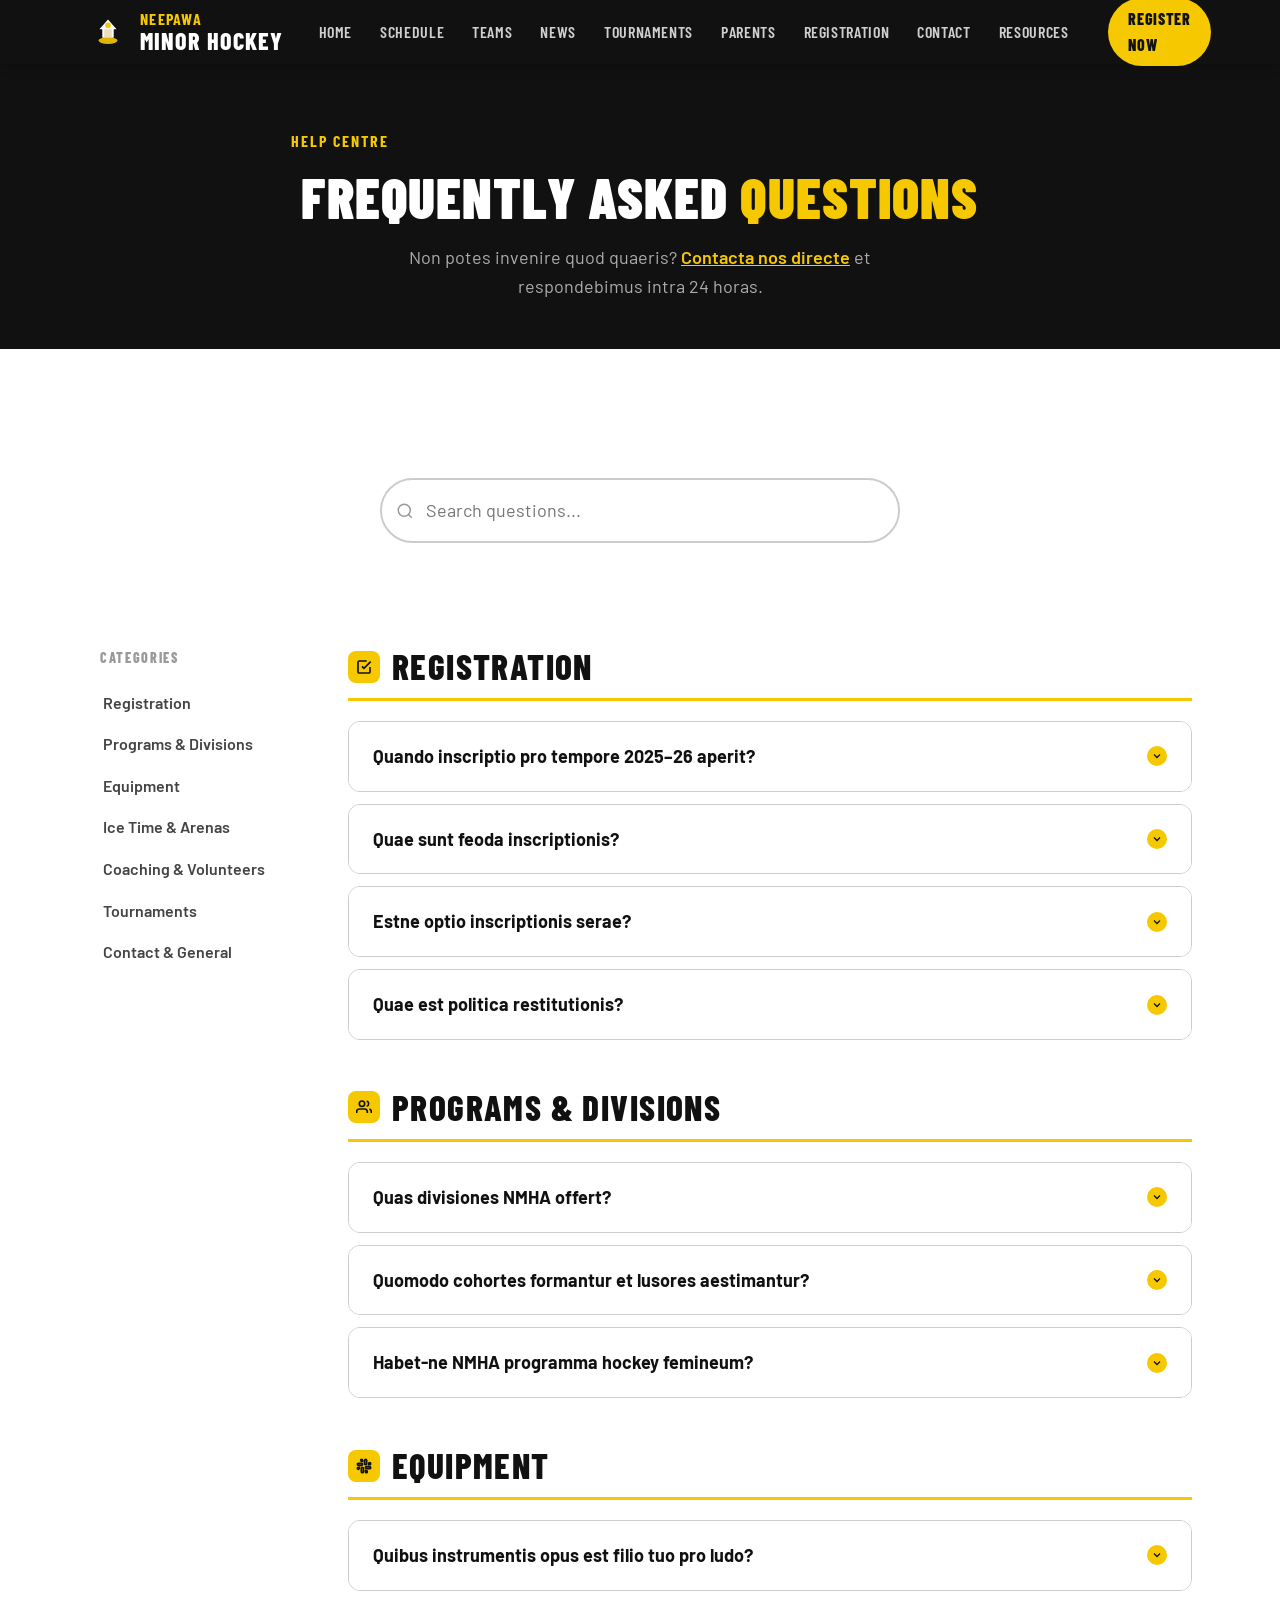
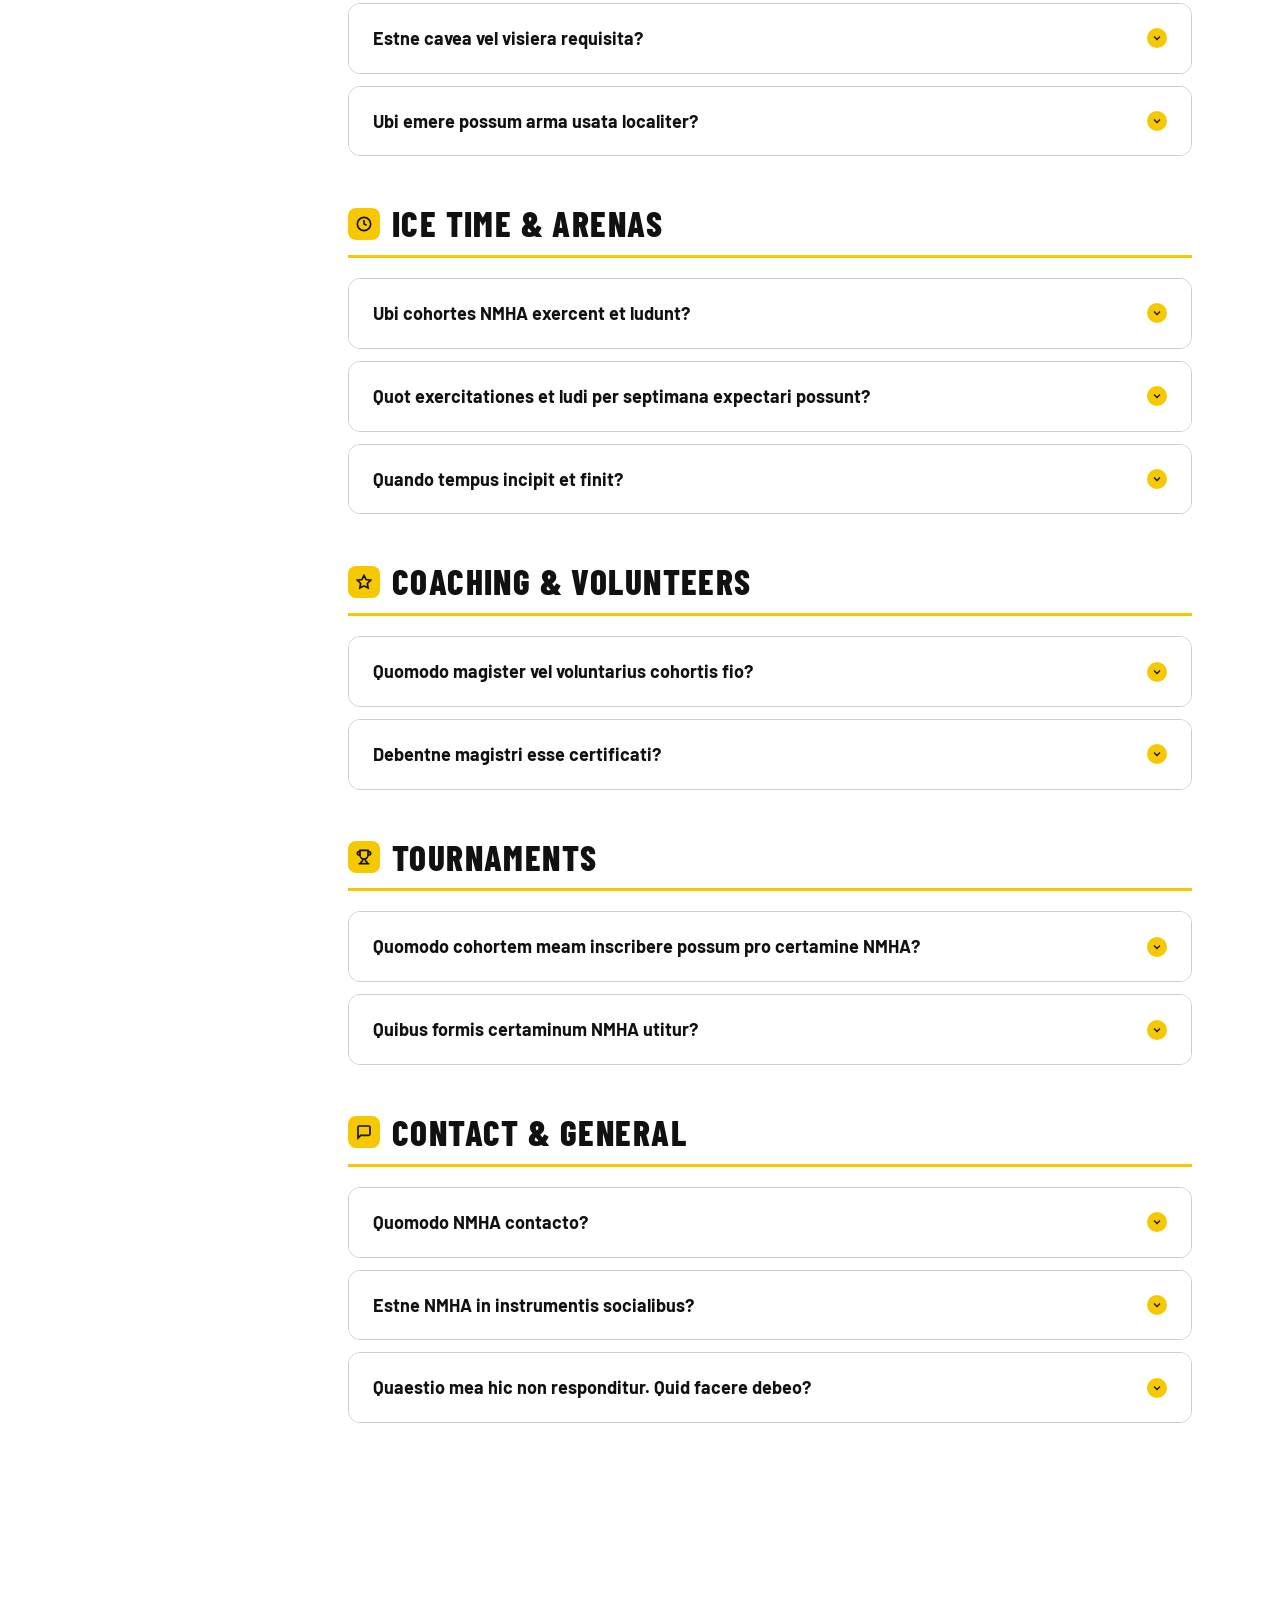
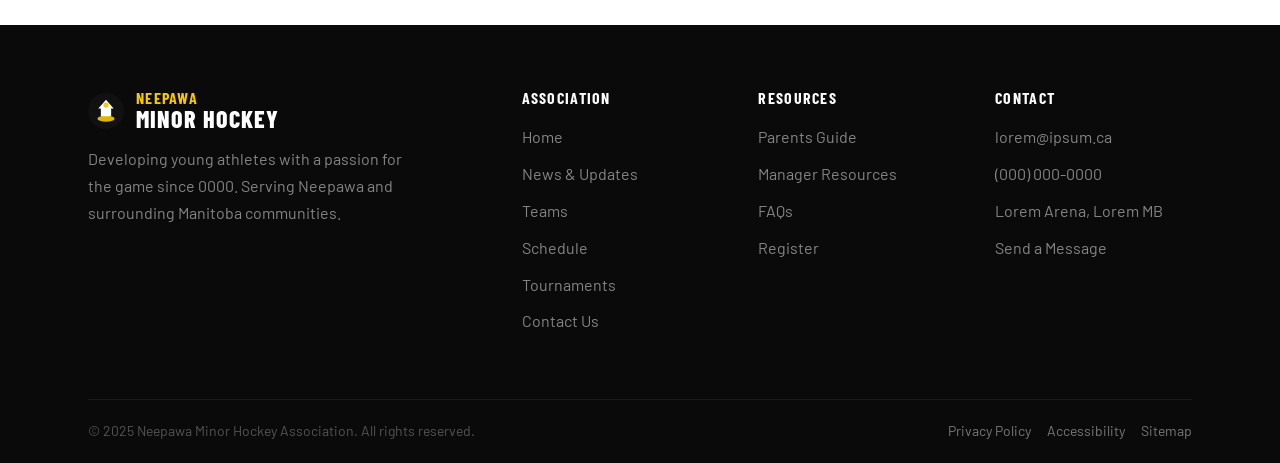
<file: faq.html>
<!DOCTYPE html>
<html lang="en">
<head>
  <meta charset="UTF-8">
  <meta name="color-scheme" content="light">
  <meta name="viewport" content="width=device-width, initial-scale=1.0">
  <title>FAQs — Neepawa Minor Hockey Association</title>
  <meta name="description" content="Frequently asked questions about Neepawa Minor Hockey Association — lorem ipsum, programs, equipment, ice time, and more.">
  <link rel="preconnect" href="https://fonts.googleapis.com">
  <link rel="preconnect" href="https://fonts.gstatic.com" crossorigin>
  <link href="https://fonts.googleapis.com/css2?family=Barlow+Condensed:wght@600;700;800;900&family=Barlow:wght@400;500;600;700&display=swap" rel="stylesheet">
  <link rel="stylesheet" href="css/tokens.css">
  <link rel="stylesheet" href="css/base.css">
  <link rel="stylesheet" href="css/nav.css">
  <link rel="stylesheet" href="css/components.css">
  <link rel="icon" type="image/svg+xml" href="img/favicon.svg">
  <style>
    .faq-hero {
      background: #111;
      padding: var(--space-16) 0 var(--space-12);
      text-align: center;
    }
    .faq-hero__eyebrow {
      font-family: var(--font-display);
      font-size: var(--text-sm);
      font-weight: 700;
      letter-spacing: 0.12em;
      text-transform: uppercase;
      color: #f5c800;
      margin-bottom: var(--space-3);
    }
    .faq-hero__title {
      font-family: var(--font-display);
      font-size: clamp(2rem, 5vw, 3.5rem);
      font-weight: 900;
      color: #fff;
      text-transform: uppercase;
      letter-spacing: 0.02em;
      margin-bottom: var(--space-4);
    }
    .faq-hero__title em { color: #f5c800; font-style: normal; }
    .faq-hero__sub {
      color: rgba(255,255,255,0.65);
      font-size: var(--text-base);
      max-width: 560px;
      margin: 0 auto;
    }

    .faq-layout {
      display: grid;
      grid-template-columns: 220px 1fr;
      gap: var(--space-10);
      align-items: start;
      padding: var(--space-16) 0;
    }
    @media (max-width: 700px) {
      .faq-layout { grid-template-columns: 1fr; }
      .faq-sidebar { display: none; }
    }

    /* Sticky sidebar */
    .faq-sidebar {
      position: sticky;
      top: 80px;
    }
    .faq-sidebar__title {
      font-family: var(--font-display);
      font-size: var(--text-xs);
      font-weight: 800;
      letter-spacing: 0.12em;
      text-transform: uppercase;
      color: #999;
      margin-bottom: var(--space-3);
      padding-left: var(--space-3);
    }
    .faq-sidebar__link {
      display: block;
      padding: var(--space-2) var(--space-3);
      font-size: var(--text-sm);
      font-weight: 600;
      color: #444;
      text-decoration: none;
      border-left: 3px solid transparent;
      border-radius: 0 var(--radius-sm) var(--radius-sm) 0;
      transition: all 0.15s;
    }
    .faq-sidebar__link:hover,
    .faq-sidebar__link.active {
      color: #111;
      border-left-color: #f5c800;
      background: rgba(245,200,0,0.08);
    }

    /* FAQ Category Section */
    .faq-category {
      margin-bottom: var(--space-12);
    }
    .faq-category__heading {
      font-family: var(--font-display);
      font-size: var(--text-xl);
      font-weight: 800;
      text-transform: uppercase;
      letter-spacing: 0.04em;
      color: #111;
      display: flex;
      align-items: center;
      gap: var(--space-3);
      margin-bottom: var(--space-5);
      padding-bottom: var(--space-3);
      border-bottom: 3px solid #f5c800;
    }
    .faq-category__icon {
      width: 32px;
      height: 32px;
      background: #f5c800;
      border-radius: var(--radius-md);
      display: flex;
      align-items: center;
      justify-content: center;
      flex-shrink: 0;
      color: #111;
    }

    /* Accordion */
    .faq-item {
      border: 1px solid var(--color-border);
      border-radius: var(--radius-lg);
      margin-bottom: var(--space-3);
      overflow: hidden;
      transition: box-shadow 0.2s;
    }
    .faq-item.is-open { box-shadow: var(--shadow-md); }

    .faq-item__question {
      width: 100%;
      display: flex;
      align-items: center;
      justify-content: space-between;
      gap: var(--space-4);
      padding: var(--space-5) var(--space-6);
      background: #fff;
      border: none;
      cursor: pointer;
      text-align: left;
      font-family: var(--font-body);
      font-size: var(--text-base);
      font-weight: 700;
      color: #111;
      transition: background 0.15s;
    }
    .faq-item__question:hover { background: #fafafa; }
    .faq-item.is-open .faq-item__question { background: #fff; border-bottom: 1px solid var(--color-divider); }

    .faq-item__chevron {
      width: 20px;
      height: 20px;
      background: #f5c800;
      border-radius: var(--radius-full);
      display: flex;
      align-items: center;
      justify-content: center;
      flex-shrink: 0;
      transition: transform 0.25s ease;
      color: #111;
    }
    .faq-item.is-open .faq-item__chevron { transform: rotate(180deg); }

    .faq-item__answer {
      display: none;
      padding: var(--space-5) var(--space-6);
      background: #fff;
      font-size: var(--text-sm);
      color: #444;
      line-height: 1.75;
    }
    .faq-item.is-open .faq-item__answer { display: block; }
    .faq-item__answer a { color: #111; font-weight: 600; text-decoration: underline; text-underline-offset: 3px; }
    .faq-item__answer ul { padding-left: var(--space-5); margin-top: var(--space-2); }
    .faq-item__answer ul li { margin-bottom: var(--space-2); }

    /* Search box */
    .faq-search-wrap {
      position: relative;
      max-width: 520px;
      margin: 0 auto var(--space-10);
    }
    .faq-search-wrap svg {
      position: absolute;
      left: var(--space-4);
      top: 50%;
      transform: translateY(-50%);
      color: #999;
      pointer-events: none;
    }
    .faq-search {
      width: 100%;
      padding: var(--space-4) var(--space-4) var(--space-4) calc(var(--space-4) + 28px);
      border: 2px solid var(--color-border);
      border-radius: var(--radius-full);
      font-size: var(--text-base);
      font-family: var(--font-body);
      color: #111;
      background: #fff;
      transition: border-color 0.2s;
    }
    .faq-search:focus {
      outline: none;
      border-color: #f5c800;
    }
    .faq-no-results {
      display: none;
      text-align: center;
      padding: var(--space-12) 0;
      color: #888;
      font-size: var(--text-base);
    }
  </style>
</head>
<body class="page-body">

  </div>

  <!-- HEADER / NAV -->
  <header class="site-header">
    <div class="container nav-inner">
      <a href="index.html" class="nav-logo">
        <svg class="nav-logo__icon" viewBox="0 0 42 42" fill="none" xmlns="http://www.w3.org/2000/svg" aria-label="NMHA Logo">
          <circle cx="21" cy="21" r="21" fill="#111111"/>
          <ellipse cx="21" cy="30" rx="10" ry="3.5" fill="#f5c800" opacity="0.9"/>
          <path d="M12 18 L21 8 L30 18 L27 18 L27 27 L15 27 L15 18 Z" fill="white"/>
          <path d="M17 27 L17 18 L25 18 L25 27" fill="rgba(201,146,42,0.3)"/>
          <circle cx="21" cy="14" r="3" fill="#f5c800"/>
        </svg>
        <div class="nav-logo__text">
          <span class="nav-logo__top">Neepawa</span>
          <span class="nav-logo__bottom">Minor Hockey</span>
        </div>
      </a>

      <nav aria-label="Main navigation">
        <ul class="nav-links" role="list">
          <li><a href="index.html">Home</a></li>
          <li><a href="schedule.html">Schedule</a></li>
          <li><a href="teams.html">Teams</a></li>
          <li><a href="news.html">News</a></li>
          <li><a href="tournaments.html">Tournaments</a></li>
          <li><a href="parents.html">Parents</a></li>
          <li><a href="registration.html">Registration</a></li>
          <li><a href="contact.html">Contact</a></li>
          <li class="nav-dropdown">
            <button class="nav-dropdown__btn is-active" aria-haspopup="true" aria-expanded="false">
              Resources
              <svg class="nav-dropdown__arrow" width="12" height="12" viewBox="0 0 24 24" fill="none" stroke="currentColor" stroke-width="2.5"><polyline points="6 9 12 15 18 9"/></svg>
            </button>
            <ul class="nav-dropdown__menu" role="menu">
              <li><a href="manager-resources.html" role="menuitem">Manager Resources</a></li>
              <li><a href="faq.html" class="active" role="menuitem">FAQs</a></li>
            </ul>
          </li>
        </ul>
      </nav>
      <div class="nav-actions">
        <a href="registration.html" class="nav-register">Register Now</a>
        <button class="nav-hamburger" id="nav-hamburger" aria-label="Open menu" aria-expanded="false">
          <span></span><span></span><span></span>
        </button>
      </div>
    </div>

    <nav class="mobile-menu" id="mobile-menu" aria-label="Mobile navigation">
      <a href="index.html">Home</a>
      <a href="schedule.html">Schedule</a>
      <a href="teams.html">Teams</a>
      <a href="news.html">News</a>
      <a href="tournaments.html">Tournaments</a>
      <a href="parents.html">Parents</a>
      <a href="registration.html">Registration</a>
      <a href="contact.html">Contact</a>
      <div class="mobile-menu-section">Resources</div>
      <a href="manager-resources.html">Manager Resources</a>
      <a href="faq.html" class="active">FAQs</a>
      <div class="mobile-menu-section">Quick Links</div>
      <a href="parents.html">Parents Guide</a>
      <a href="registration.html">Registration Info</a>
      <a href="contact.html">Contact Us</a>
      <a href="registration.html" class="register-mobile">Register Now</a>
    </nav>
  </header>

  <main>
    <!-- HERO -->
    <section class="faq-hero">
      <div class="container">
        <p class="faq-hero__eyebrow">Help Centre</p>
        <h1 class="faq-hero__title">Frequently Asked <em>Questions</em></h1>
        <p class="faq-hero__sub">Non potes invenire quod quaeris? <a href="contact.html" style="color:#f5c800; font-weight:600;">Contacta nos directe</a> et respondebimus intra 24 horas.</p>
      </div>
    </section>

    <section>
      <div class="container">
        <!-- Search -->
        <div class="faq-search-wrap" style="margin-top: var(--space-10);">
          <svg width="18" height="18" viewBox="0 0 24 24" fill="none" stroke="currentColor" stroke-width="2"><circle cx="11" cy="11" r="8"/><path d="m21 21-4.35-4.35"/></svg>
          <input class="faq-search" type="search" placeholder="Search questions..." id="faq-search" aria-label="Search FAQs">
        </div>

        <div class="faq-layout">
          <!-- Sidebar -->
          <aside class="faq-sidebar" aria-label="FAQ categories">
            <p class="faq-sidebar__title">Categories</p>
            <a href="#registration" class="faq-sidebar__link">Registration</a>
            <a href="#programs" class="faq-sidebar__link">Programs &amp; Divisions</a>
            <a href="#equipment" class="faq-sidebar__link">Equipment</a>
            <a href="#ice-time" class="faq-sidebar__link">Ice Time &amp; Arenas</a>
            <a href="#coaching" class="faq-sidebar__link">Coaching &amp; Volunteers</a>
            <a href="#tournaments" class="faq-sidebar__link">Tournaments</a>
            <a href="#contact" class="faq-sidebar__link">Contact &amp; General</a>
          </aside>

          <!-- FAQ Content -->
          <div id="faq-content">
            <p class="faq-no-results" id="no-results">No questions match your search. Try different keywords or <a href="contact.html">contact us</a>.</p>

            <!-- REGISTRATION -->
            <div class="faq-category" id="registration">
              <h2 class="faq-category__heading">
                <span class="faq-category__icon"><svg width="16" height="16" viewBox="0 0 24 24" fill="none" stroke="currentColor" stroke-width="2.5"><path d="M9 11l3 3L22 4"/><path d="M21 12v7a2 2 0 0 1-2 2H5a2 2 0 0 1-2-2V5a2 2 0 0 1 2-2h11"/></svg></span>
                Registration
              </h2>

              <div class="faq-item">
                <button class="faq-item__question">
                  Quando inscriptio pro tempore 2025–26 aperit?
                  <span class="faq-item__chevron"><svg width="12" height="12" viewBox="0 0 24 24" fill="none" stroke="currentColor" stroke-width="2.5"><polyline points="6 9 12 15 18 9"/></svg></span>
                </button>
                <div class="faq-item__answer">
                  Inscriptio pro tempore 2025–26 nunc aperta est. Pretium celerum disponibile est usque ad <strong>Jan 00, 0000</strong>. Commendamus inscriptionem celerem ad locum tutandum, praesertim in divisionibus competitivis quae celeriter complentur. Visita nostram <a href="registration.html">paginam inscriptionis</a> pro subscriptione.
                </div>
              </div>

              <div class="faq-item">
                <button class="faq-item__question">
                  Quae sunt feoda inscriptionis?
                  <span class="faq-item__chevron"><svg width="12" height="12" viewBox="0 0 24 24" fill="none" stroke="currentColor" stroke-width="2.5"><polyline points="6 9 12 15 18 9"/></svg></span>
                </button>
                <div class="faq-item__answer">
                  Feoda inscriptionis variantur per divisionem et typum programmatis. Feoda incipiunt a <strong>$000 per lusorem per tempus</strong> pro programmatis domicilii. Programmata certaminum viatorum habent feoda addita pro certaminibus et tempore glaciali extra. Auxilium oeconomicum disponibile est — contacta nos de programmate bursariae nostrae.
                </div>
              </div>

              <div class="faq-item">
                <button class="faq-item__question">
                  Estne optio inscriptionis serae?
                  <span class="faq-item__chevron"><svg width="12" height="12" viewBox="0 0 24 24" fill="none" stroke="currentColor" stroke-width="2.5"><polyline points="6 9 12 15 18 9"/></svg></span>
                </button>
                <div class="faq-item__answer">
                  Ita, inscriptiones serae acceptantur quando loci disponibiles sunt post terminum regularem. Feodum serum de <strong>$00</strong> applicatur. Contacta nos ante inscriptionem seram ut confirmes divisionem tuam loca habere. U7 et programmata domicilii typice maiorem disponibilitatem habent quam divisiones competitivae.
                </div>
              </div>

              <div class="faq-item">
                <button class="faq-item__question">
                  Quae est politica restitutionis?
                  <span class="faq-item__chevron"><svg width="12" height="12" viewBox="0 0 24 24" fill="none" stroke="currentColor" stroke-width="2.5"><polyline points="6 9 12 15 18 9"/></svg></span>
                </button>
                <div class="faq-item__answer">
                  Restitutiones plenae (minus feodum administrationis $00) disponibiles sunt si petitae ante <strong>Jan 00, 0000</strong>. Restitutiones partiales 50% disponibiles sunt ante Jan 00. Nullae restitutiones emittuntur post Jan 00 nisi in casibus recessus medicalis cum documentis. Contacta registrarium ad <a href="mailto:lorem@ipsum.ca">lorem@ipsum.ca</a>.
                </div>
              </div>
            </div>

            <!-- PROGRAMS -->
            <div class="faq-category" id="programs">
              <h2 class="faq-category__heading">
                <span class="faq-category__icon"><svg width="16" height="16" viewBox="0 0 24 24" fill="none" stroke="currentColor" stroke-width="2.5"><path d="M17 21v-2a4 4 0 0 0-4-4H5a4 4 0 0 0-4 4v2"/><circle cx="9" cy="7" r="4"/><path d="M23 21v-2a4 4 0 0 0-3-3.87"/><path d="M16 3.13a4 4 0 0 1 0 7.75"/></svg></span>
                Programs &amp; Divisions
              </h2>

              <div class="faq-item">
                <button class="faq-item__question">
                  Quas divisiones NMHA offert?
                  <span class="faq-item__chevron"><svg width="12" height="12" viewBox="0 0 24 24" fill="none" stroke="currentColor" stroke-width="2.5"><polyline points="6 9 12 15 18 9"/></svg></span>
                </button>
                <div class="faq-item__answer">
                  NMHA offert programmata pro omnibus aetatibus:
                  <ul>
                    <li><strong>U7 Initiation</strong> — Ages 5–6, incrementum patinandi, sine impulsu</li>
                    <li><strong>U9</strong> — Ages 7–8, incrementum artium, ludi trans glaciem</li>
                    <li><strong>U11</strong> — Ages 9–10, introductio in ludum pleni glaciei</li>
                    <li><strong>U13</strong> — Ages 11–12, rivi competitivi et domicilii</li>
                    <li><strong>U15</strong> — Ages 13–14, divisiones AA, A, et B</li>
                    <li><strong>U18</strong> — Ages 15–17, ludus competitivus</li>
                    <li><strong>Female Hockey</strong> — Disponibile in ordinibus U13 et U15</li>
                  </ul>
                </div>
              </div>

              <div class="faq-item">
                <button class="faq-item__question">
                  Quomodo cohortes formantur et lusores aestimantur?
                  <span class="faq-item__chevron"><svg width="12" height="12" viewBox="0 0 24 24" fill="none" stroke="currentColor" stroke-width="2.5"><polyline points="6 9 12 15 18 9"/></svg></span>
                </button>
                <div class="faq-item__answer">
                  Pro divisionibus competitivis (U11 et supra), lusores adsunt patinis evaluationis mense Septembre ubi magistri aestimant patinationem, tractationem pucki, transmissionem et dispositionem. Assignationes cohortium fiunt a comitatu electionis. Cohortes domicilii aequantur ut ludum aequum assurant. Omnia resultata evaluationis finalia sunt.
                </div>
              </div>

              <div class="faq-item">
                <button class="faq-item__question">
                  Habet-ne NMHA programma hockey femineum?
                  <span class="faq-item__chevron"><svg width="12" height="12" viewBox="0 0 24 24" fill="none" stroke="currentColor" stroke-width="2.5"><polyline points="6 9 12 15 18 9"/></svg></span>
                </button>
                <div class="faq-item__answer">
                  Ita! NMHA superbe offert hockey femineum in ordinibus U13 et U15. Cohors Feminae U13 nostra vicit Certamen Calicem Lorem anno 0000–00. Lusores femineae etiam in divisionibus commixtis inscribi possunt si praeferunt. Contacta nos pro maiori informatione de programmate hockey femineo.
                </div>
              </div>
            </div>

            <!-- EQUIPMENT -->
            <div class="faq-category" id="equipment">
              <h2 class="faq-category__heading">
                <span class="faq-category__icon"><svg width="16" height="16" viewBox="0 0 24 24" fill="none" stroke="currentColor" stroke-width="2.5"><path d="M14.5 10c-.83 0-1.5-.67-1.5-1.5v-5c0-.83.67-1.5 1.5-1.5s1.5.67 1.5 1.5v5c0 .83-.67 1.5-1.5 1.5z"/><path d="M20.5 10H19V8.5c0-.83.67-1.5 1.5-1.5s1.5.67 1.5 1.5-.67 1.5-1.5 1.5z"/><path d="M9.5 14c.83 0 1.5.67 1.5 1.5v5c0 .83-.67 1.5-1.5 1.5S8 21.33 8 20.5v-5c0-.83.67-1.5 1.5-1.5z"/><path d="M3.5 14H5v1.5c0 .83-.67 1.5-1.5 1.5S2 16.33 2 15.5 2.67 14 3.5 14z"/><path d="M14 14.5c0-.83.67-1.5 1.5-1.5h5c.83 0 1.5.67 1.5 1.5s-.67 1.5-1.5 1.5h-5c-.83 0-1.5-.67-1.5-1.5z"/><path d="M15.5 19H14v1.5c0 .83.67 1.5 1.5 1.5s1.5-.67 1.5-1.5-.67-1.5-1.5-1.5z"/><path d="M10 9.5C10 8.67 9.33 8 8.5 8h-5C2.67 8 2 8.67 2 9.5S2.67 11 3.5 11h5c.83 0 1.5-.67 1.5-1.5z"/><path d="M8.5 5H10V3.5C10 2.67 9.33 2 8.5 2S7 2.67 7 3.5 7.67 5 8.5 5z"/></svg></span>
                Equipment
              </h2>

              <div class="faq-item">
                <button class="faq-item__question">
                  Quibus instrumentis opus est filio tuo pro ludo?
                  <span class="faq-item__chevron"><svg width="12" height="12" viewBox="0 0 24 24" fill="none" stroke="currentColor" stroke-width="2.5"><polyline points="6 9 12 15 18 9"/></svg></span>
                </button>
                <div class="faq-item__answer">
                  Plena series armorum hockey necessaria est pro omnibus divisionibus. Visita nostrum <a href="parents.html">Guidem Parentum</a> pro indice interactivo pleno, tabula mensurae et commendationibus ubi emendum. Essentialia includunt: patinas, galeam cum cavea/visiera, arma humeri, cubiti, manicas, tibiales, bracas hockey, cingulum et baculam.
                </div>
              </div>

              <div class="faq-item">
                <button class="faq-item__question">
                  Estne cavea vel visiera requisita?
                  <span class="faq-item__chevron"><svg width="12" height="12" viewBox="0 0 24 24" fill="none" stroke="currentColor" stroke-width="2.5"><polyline points="6 9 12 15 18 9"/></svg></span>
                </button>
                <div class="faq-item__answer">
                  <strong>Cavea plena necessaria est pro omnibus lusoribus U15 et infra</strong> (regulae Hockey Lorem). Lusores U18 caveam plenam vel visiera dimidiam certificatam cum custodia oris necessaria gerere debent. Caveis pro omnibus ordinibus fortiter commendamus propter salutem. Nullae exceptiones — lusores sine protectione capitis propria non permittuntur in glacie.
                </div>
              </div>

              <div class="faq-item">
                <button class="faq-item__question">
                  Ubi emere possum arma usata localiter?
                  <span class="faq-item__chevron"><svg width="12" height="12" viewBox="0 0 24 24" fill="none" stroke="currentColor" stroke-width="2.5"><polyline points="6 9 12 15 18 9"/></svg></span>
                </button>
                <div class="faq-item__answer">
                  NMHA habet <strong>Venditionem Armorum Usorum</strong> annuam — inspice paginam nostrarum novitatum pro diebus. Localiter, Lorem Sports in Ipsum habet latam electionem armorum usorum qualitatis. Lorem Marketplace et Ipsum etiam bonae optiones sunt. Pro pluribus consiliis, vide nostrum plenum <a href="parents.html#where-to-buy">guidem ubi emendum</a>.
                </div>
              </div>
            </div>

            <!-- ICE TIME -->
            <div class="faq-category" id="ice-time">
              <h2 class="faq-category__heading">
                <span class="faq-category__icon"><svg width="16" height="16" viewBox="0 0 24 24" fill="none" stroke="currentColor" stroke-width="2.5"><circle cx="12" cy="12" r="10"/><path d="M12 6v6l4 2"/></svg></span>
                Ice Time &amp; Arenas
              </h2>

              <div class="faq-item">
                <button class="faq-item__question">
                  Ubi cohortes NMHA exercent et ludunt?
                  <span class="faq-item__chevron"><svg width="12" height="12" viewBox="0 0 24 24" fill="none" stroke="currentColor" stroke-width="2.5"><polyline points="6 9 12 15 18 9"/></svg></span>
                </button>
                <div class="faq-item__answer">
                  NMHA primario utitur <strong>Lorem Arena</strong> in Lorem pro ludis domicilii et exercitationibus. Aliqui ludi et exercitationes haberi possunt in arenis communitatum circumstantium. Omnia horaria posita sunt in <a href="schedule.html">pagina horarii</a>.
                </div>
              </div>

              <div class="faq-item">
                <button class="faq-item__question">
                  Quot exercitationes et ludi per septimana expectari possunt?
                  <span class="faq-item__chevron"><svg width="12" height="12" viewBox="0 0 24 24" fill="none" stroke="currentColor" stroke-width="2.5"><polyline points="6 9 12 15 18 9"/></svg></span>
                </button>
                <div class="faq-item__answer">
                  Hoc pendet a divisione tua:
                  <ul>
                    <li><strong>U7–U9:</strong> 1 exercitatio + 1 ludus per septimana</li>
                    <li><strong>U11–U13 Domus:</strong> 1–2 exercitationes + 1 ludus per septimana</li>
                    <li><strong>U13–U18 Competitivum:</strong> 2 exercitationes + 1–2 ludi per septimana, plus certamina</li>
                  </ul>
                  Tempus glaciale variatur septimana ad septimana secundum disponibilitatem arenae et ordinationem ligae.
                </div>
              </div>

              <div class="faq-item">
                <button class="faq-item__question">
                  Quando tempus incipit et finit?
                  <span class="faq-item__chevron"><svg width="12" height="12" viewBox="0 0 24 24" fill="none" stroke="currentColor" stroke-width="2.5"><polyline points="6 9 12 15 18 9"/></svg></span>
                </button>
                <div class="faq-item__answer">
                  Tempus regulare decurrit ab fere <strong>fine Septembris</strong> per <strong>initium Martii</strong>. Patinae evaluationis habentur mense Septembre. Certamina plerumque clauduntur fine Februarii vel initio Martii. Castra artium vernalia currunt Aprili–Maio pro lusoribus interessatis.
                </div>
              </div>
            </div>

            <!-- COACHING -->
            <div class="faq-category" id="coaching">
              <h2 class="faq-category__heading">
                <span class="faq-category__icon"><svg width="16" height="16" viewBox="0 0 24 24" fill="none" stroke="currentColor" stroke-width="2.5"><polygon points="12 2 15.09 8.26 22 9.27 17 14.14 18.18 21.02 12 17.77 5.82 21.02 7 14.14 2 9.27 8.91 8.26 12 2"/></svg></span>
                Coaching &amp; Volunteers
              </h2>

              <div class="faq-item">
                <button class="faq-item__question">
                  Quomodo magister vel voluntarius cohortis fio?
                  <span class="faq-item__chevron"><svg width="12" height="12" viewBox="0 0 24 24" fill="none" stroke="currentColor" stroke-width="2.5"><polyline points="6 9 12 15 18 9"/></svg></span>
                </button>
                <div class="faq-item__answer">
                  NMHA semper quaerit voluntarios. Pro magistro, adiutore magistri, moderatore cohortis, vel instructore:
                  <ul>
                    <li>Comple certificationem <strong>Programmatis Salutis Hockey (HCSP)</strong></li>
                    <li>Obtine <strong>Inspectionem Recordi Criminis cum Sectore Vulnerabili</strong></li>
                    <li>Comple cursum <strong>Respectus in Ludo pro Ducibus Activitatis</strong> interretialiter</li>
                    <li>Submitte applicationem tuam ad <a href="contact.html">officium nostrum</a> ante Jan 00</li>
                  </ul>
                  Vide paginam <a href="manager-resources.html">Subsidiorum Moderatoris</a> pro nexibus ad omnes certificationes requisitas.
                </div>
              </div>

              <div class="faq-item">
                <button class="faq-item__question">
                  Debentne magistri esse certificati?
                  <span class="faq-item__chevron"><svg width="12" height="12" viewBox="0 0 24 24" fill="none" stroke="currentColor" stroke-width="2.5"><polyline points="6 9 12 15 18 9"/></svg></span>
                </button>
                <div class="faq-item__answer">
                  Ita. Omnes sodales subsellii (magister princeps, adiutores, instructor) certificationes validas Hockey Lorem tenere debent aptatas divisioni suae. Magistri etiam inspectionem antecedentem criminis et institutionem Respectus in Ludo complere debent ante laborem cum lusoribus. NMHA officinas certificationis facilitat — contacta nos si auxilio opus est ad certificandum.
                </div>
              </div>
            </div>

            <!-- TOURNAMENTS -->
            <div class="faq-category" id="tournaments">
              <h2 class="faq-category__heading">
                <span class="faq-category__icon"><svg width="16" height="16" viewBox="0 0 24 24" fill="none" stroke="currentColor" stroke-width="2.5"><path d="M6 9H4.5a2.5 2.5 0 0 1 0-5H6"/><path d="M18 9h1.5a2.5 2.5 0 0 0 0-5H18"/><path d="M4 22h16"/><path d="M10 14.66V17c0 .55-.47.98-.97 1.21C7.85 18.75 7 20.24 7 22"/><path d="M14 14.66V17c0 .55.47.98.97 1.21C16.15 18.75 17 20.24 17 22"/><path d="M18 2H6v7a6 6 0 0 0 12 0V2Z"/></svg></span>
                Tournaments
              </h2>

              <div class="faq-item">
                <button class="faq-item__question">
                  Quomodo cohortem meam inscribere possum pro certamine NMHA?
                  <span class="faq-item__chevron"><svg width="12" height="12" viewBox="0 0 24 24" fill="none" stroke="currentColor" stroke-width="2.5"><polyline points="6 9 12 15 18 9"/></svg></span>
                </button>
                <div class="faq-item__answer">
                  Pro inscriptione cohortis visitantis pro uno ex certaminibus nostris, mitte epistulam ad <a href="mailto:lorem@ipsum.ca">lorem@ipsum.ca</a> cum nomine cohortis, divisione et certamine quod interest. Nexus inscriptionis et formulae disponibiles sunt in pagina <a href="tournaments.html">Certaminum</a>. Loca celeriter complentur ergo inscribe early.
                </div>
              </div>

              <div class="faq-item">
                <button class="faq-item__question">
                  Quibus formis certaminum NMHA utitur?
                  <span class="faq-item__chevron"><svg width="12" height="12" viewBox="0 0 24 24" fill="none" stroke="currentColor" stroke-width="2.5"><polyline points="6 9 12 15 18 9"/></svg></span>
                </button>
                <div class="faq-item__answer">
                  Pleraque certamina NMHA utuntur forma <strong>ludi piscinae orbiculatae</strong> sequente <strong>ludis rotae medalium</strong> (semifinalis, aereum, aureum). Cuique cohorti minimum <strong>3 ludi</strong> garantitur. Punctatio sequitur regulas normales Hockey Lorem. Solutio aequalitatem determinatur punctis, deinde differentia metarum, deinde resultatem directum.
                </div>
              </div>
            </div>

            <!-- CONTACT -->
            <div class="faq-category" id="contact">
              <h2 class="faq-category__heading">
                <span class="faq-category__icon"><svg width="16" height="16" viewBox="0 0 24 24" fill="none" stroke="currentColor" stroke-width="2.5"><path d="M21 15a2 2 0 0 1-2 2H7l-4 4V5a2 2 0 0 1 2-2h14a2 2 0 0 1 2 2z"/></svg></span>
                Contact &amp; General
              </h2>

              <div class="faq-item">
                <button class="faq-item__question">
                  Quomodo NMHA contacto?
                  <span class="faq-item__chevron"><svg width="12" height="12" viewBox="0 0 24 24" fill="none" stroke="currentColor" stroke-width="2.5"><polyline points="6 9 12 15 18 9"/></svg></span>
                </button>
                <div class="faq-item__answer">
                  Nos attingere potes ad:
                  <ul>
                    <li>Email: <a href="mailto:lorem@ipsum.ca">lorem@ipsum.ca</a></li>
                    <li>Phone: <a href="tel:10000000000">(000) 000-0000</a></li>
                    <li>In persona: Lorem Arena, Lorem, MB — horis officii ordinatis</li>
                    <li>Interretialiter: <a href="contact.html">Forma contactus</a></li>
                  </ul>
                  Intendimus respondere omnibus inquisitionibus intra 1–2 dies mercaturae.
                </div>
              </div>

              <div class="faq-item">
                <button class="faq-item__question">
                  Estne NMHA in instrumentis socialibus?
                  <span class="faq-item__chevron"><svg width="12" height="12" viewBox="0 0 24 24" fill="none" stroke="currentColor" stroke-width="2.5"><polyline points="6 9 12 15 18 9"/></svg></span>
                </button>
                <div class="faq-item__answer">
                  Ita! Sequere nos in <strong>Lorem</strong> et <strong>Ipsum</strong> pro renuntiatione ludorum, novitatibus, imaginibus et nuntiis. Nexus disponibiles sunt in pede cuiusque paginae. Pagina nostra Lorem optimum est ad renovationes reales temporis et coniunctionem cum aliis familiis NMHA.
                </div>
              </div>

              <div class="faq-item">
                <button class="faq-item__question">
                  Quaestio mea hic non responditur. Quid facere debeo?
                  <span class="faq-item__chevron"><svg width="12" height="12" viewBox="0 0 24 24" fill="none" stroke="currentColor" stroke-width="2.5"><polyline points="6 9 12 15 18 9"/></svg></span>
                </button>
                <div class="faq-item__answer">
                  Libenter adiuvamus! Utere <a href="contact.html">forma contactus</a> nostra vel mitte epistulam ad <a href="mailto:lorem@ipsum.ca">lorem@ipsum.ca</a>. Quaeso include nomen pueri, aetatem et divisionem interestis ut tibi responsionem accuratissimam dare possimus. Pro rebus urgentibus tempore ludi vel exercitationis, voca arenam directe.
                </div>
              </div>
            </div>

          </div><!-- end faq-content -->
        </div><!-- end faq-layout -->
      </div>
    </section>
  </main>

  <!-- FOOTER -->
  <footer class="site-footer">
    <div class="container">
      <div class="footer-top">
        <div class="footer-brand">
          <a href="index.html" class="nav-logo" style="margin-bottom:var(--space-3);">
            <svg width="36" height="36" viewBox="0 0 42 42" fill="none"><circle cx="21" cy="21" r="21" fill="#111111"/><ellipse cx="21" cy="30" rx="10" ry="3.5" fill="#f5c800" opacity="0.9"/><path d="M12 18 L21 8 L30 18 L27 18 L27 27 L15 27 L15 18 Z" fill="white"/><circle cx="21" cy="14" r="3" fill="#f5c800"/></svg>
            <div class="nav-logo__text"><span class="nav-logo__top" style="color:#f5c800">Neepawa</span><span class="nav-logo__bottom">Minor Hockey</span></div>
          </a>
          <p class="footer-brand__tagline">Developing young athletes with a passion for the game since 0000. Serving Neepawa and surrounding Manitoba communities.</p>
        </div>
        <div class="footer-col">
          <h3 class="footer-col__heading">Association</h3>
          <ul role="list">
            <li><a href="index.html">Home</a></li>
            <li><a href="news.html">News &amp; Updates</a></li>
            <li><a href="teams.html">Teams</a></li>
            <li><a href="schedule.html">Schedule</a></li>
            <li><a href="tournaments.html">Tournaments</a></li>
            <li><a href="contact.html">Contact Us</a></li>
          </ul>
        </div>
        <div class="footer-col">
          <h3 class="footer-col__heading">Resources</h3>
          <ul role="list">
            <li><a href="parents.html">Parents Guide</a></li>
            <li><a href="manager-resources.html">Manager Resources</a></li>
            <li><a href="faq.html">FAQs</a></li>
            <li><a href="registration.html">Register</a></li>
          </ul>
        </div>
        <div class="footer-col">
          <h3 class="footer-col__heading">Contact</h3>
          <ul role="list">
            <li><a href="mailto:lorem@ipsum.ca">lorem@ipsum.ca</a></li>
            <li><a href="tel:10000000000">(000) 000-0000</a></li>
            <li><a href="#">Lorem Arena, Lorem MB</a></li>
            <li><a href="contact.html">Send a Message</a></li>
          </ul>
        </div>
      </div>
      <div class="footer-bottom">
        <span>© 2025 Neepawa Minor Hockey Association. All rights reserved.</span>
        <div style="display:flex; gap: var(--space-4);">
          <a href="#">Privacy Policy</a>
          <a href="#">Accessibility</a>
          <a href="contact.html">Sitemap</a>
        </div>
      </div>
    </div>
  </footer>

  <script src="js/main.js"></script>
  <script>
    // FAQ accordion
    document.querySelectorAll('.faq-item__question').forEach(btn => {
      btn.addEventListener('click', () => {
        const item = btn.closest('.faq-item');
        const wasOpen = item.classList.contains('is-open');
        // Close all in same category
        item.closest('.faq-category').querySelectorAll('.faq-item').forEach(i => i.classList.remove('is-open'));
        if (!wasOpen) item.classList.add('is-open');
      });
    });

    // FAQ search
    const searchInput = document.getElementById('faq-search');
    const noResults = document.getElementById('no-results');
    searchInput.addEventListener('input', () => {
      const q = searchInput.value.toLowerCase().trim();
      let anyVisible = false;
      document.querySelectorAll('.faq-item').forEach(item => {
        const text = item.textContent.toLowerCase();
        const match = !q || text.includes(q);
        item.style.display = match ? '' : 'none';
        if (match) anyVisible = true;
      });
      // Show/hide category headings
      document.querySelectorAll('.faq-category').forEach(cat => {
        const hasVisible = [...cat.querySelectorAll('.faq-item')].some(i => i.style.display !== 'none');
        cat.style.display = hasVisible ? '' : 'none';
      });
      noResults.style.display = anyVisible ? 'none' : 'block';
    });
  </script>
<script data-pplx-inline-edit>
(function () {
  if (window === window.top) return;

  const allowedParentOrigins = ["https://www.perplexity.ai","https://perplexity.ai","https://testing.perplexity.ai","https://staging.perplexity.ai","https://*.preview.i.perplexity.ai","http://localhost:3000","http://127.0.0.1:3000","http://localhost:5173","http://127.0.0.1:5173"];
  const MAX_FONT_BYTES = 500 * 1024;
  const MAX_TOTAL_FONT_BYTES = 2 * 1024 * 1024;
  let scrollForwarding = false;
  let scrollRaf = 0;
  let trustedTopOrigin = null;

  // Allow entries like "https://*.preview.i.perplexity.ai" — the wildcard
  // matches a single DNS label (no dots), so "https://*.foo" cannot stretch
  // across multiple labels.
  function matchesAllowedOrigin(origin) {
    if (!origin) return false;
    for (const entry of allowedParentOrigins) {
      if (!entry.includes("*")) {
        if (entry === origin) return true;
        continue;
      }
      const pattern = new RegExp(
        "^" +
          entry.replace(/[.+?^${}()|[\]\\]/g, "\\$&").replace(/\*/g, "[^.]+") +
          "$",
      );
      if (pattern.test(origin)) return true;
    }
    return false;
  }

  // Trust decision: when the sender is same-origin-visible (event.origin is a
  // real origin like https://www.perplexity.ai) we trust event.origin directly.
  // When event.origin is "null" (opaque broker srcdoc), we fall back to the
  // broker's stamped `parentOrigin` to identify the top window. The fallback
  // is claim-only — we rely on the browser's native `targetOrigin` enforcement
  // on the response path (see postToTrustedTop) to ensure replies can't be
  // delivered to anyone but the actual top window of that claimed origin.
  function getTrustedParentOrigin(event) {
    const forwardedParentOrigin =
      typeof event.data.parentOrigin === "string" ? event.data.parentOrigin : null;
    const parentOrigin = event.origin === "null" ? forwardedParentOrigin : event.origin;
    return matchesAllowedOrigin(parentOrigin) ? parentOrigin : null;
  }

  // All responses go to window.top with targetOrigin = the allowlisted origin.
  // An attacker that iframes us inside their own null-origin broker can claim
  // any parentOrigin they like, but the browser will drop the reply whenever
  // the real top's origin doesn't match — so the screenshot never leaves.
  function postToTrustedTop(message) {
    if (!trustedTopOrigin) return;
    try {
      window.top.postMessage(message, trustedTopOrigin);
    } catch (_error) {}
  }

  function inlineAll(original, clone) {
    if (original.nodeType !== 1 || clone.nodeType !== 1) return;

    try {
      const computedStyle = getComputedStyle(original);
      // cssText on a computed style is the serialized declaration in modern
      // Chromium/Safari — a single read beats enumerating ~400 longhand
      // properties. Firefox returns "" here, so we fall back on empty.
      const serialized = computedStyle.cssText;
      if (serialized) {
        clone.style.cssText = serialized;
      } else {
        const parts = new Array(computedStyle.length);
        for (let index = 0; index < computedStyle.length; index += 1) {
          const property = computedStyle[index];
          parts[index] = `${property}:${computedStyle.getPropertyValue(property)};`;
        }
        clone.style.cssText = parts.join("");
      }
    } catch (_error) {}

    const originalChildren = original.children;
    const clonedChildren = clone.children;
    for (
      let index = 0;
      index < originalChildren.length && index < clonedChildren.length;
      index += 1
    ) {
      inlineAll(originalChildren[index], clonedChildren[index]);
    }
  }

  function extractFontUrl(srcValue) {
    const matches = [
      ...srcValue.matchAll(
        /url\(["']?([^"')]+)["']?\)(?:\s*format\(["']?([^"')]+)["']?\))?/gi,
      ),
    ];
    if (matches.length === 0) return null;
    const woff2 = matches.find((m) => m[2] && m[2].toLowerCase().includes("woff2"));
    if (woff2) return woff2[1];
    const woff = matches.find((m) => m[2] && m[2].toLowerCase().includes("woff"));
    if (woff) return woff[1];
    return matches[0][1];
  }

  // Cache resolved font URL -> data URI across captures. Fonts on a page
  // essentially never change, and a batch run emits multiple captures back to
  // back — without this we'd refetch + re-base64 every time.
  const fontDataUriCache = new Map();
  const SRC_DECLARATION_RE = /src\s*:\s*[^;}]+/i;

  async function fetchAsDataUri(url) {
    if (fontDataUriCache.has(url)) return fontDataUriCache.get(url);
    let dataUri = null;
    try {
      const response = await fetch(url, { mode: "cors", credentials: "omit" });
      if (response.ok) {
        const blob = await response.blob();
        if (blob.size <= MAX_FONT_BYTES) {
          dataUri = await new Promise((resolve) => {
            const reader = new FileReader();
            reader.onloadend = () =>
              resolve(typeof reader.result === "string" ? reader.result : null);
            reader.onerror = () => resolve(null);
            reader.readAsDataURL(blob);
          });
        }
      }
    } catch (_error) {
      dataUri = null;
    }
    fontDataUriCache.set(url, dataUri);
    return dataUri;
  }

  function collectFontFaceRuleTexts() {
    const rules = [];
    for (const sheet of document.styleSheets) {
      let cssRules;
      try {
        cssRules = sheet.cssRules;
      } catch (_error) {
        continue;
      }
      if (!cssRules) continue;
      for (const rule of cssRules) {
        const cssText = rule.cssText || "";
        if (cssText.startsWith("@font-face")) rules.push(cssText);
      }
    }
    return rules;
  }

  async function buildInlinedFontCss() {
    const ruleTexts = collectFontFaceRuleTexts();
    if (ruleTexts.length === 0) return null;

    const resolved = ruleTexts.map((cssText) => {
      if (!SRC_DECLARATION_RE.test(cssText)) return null;
      const srcMatch = cssText.match(/src\s*:\s*([^;}]+)[;}]/i);
      if (!srcMatch) return null;
      const url = extractFontUrl(srcMatch[1]);
      if (!url) return null;
      try {
        return { cssText, url: new URL(url, document.baseURI).href };
      } catch (_error) {
        return null;
      }
    });

    const dataUris = await Promise.all(
      resolved.map((entry) => (entry ? fetchAsDataUri(entry.url) : Promise.resolve(null))),
    );

    const inlined = [];
    let totalBytes = 0;
    for (let index = 0; index < resolved.length; index += 1) {
      const entry = resolved[index];
      const dataUri = dataUris[index];
      if (!entry || !dataUri) continue;
      const approxBytes = dataUri.length * 0.75;
      if (totalBytes + approxBytes > MAX_TOTAL_FONT_BYTES) break;
      totalBytes += approxBytes;
      inlined.push(entry.cssText.replace(SRC_DECLARATION_RE, `src: url("${dataUri}")`));
    }
    return inlined.length > 0 ? inlined.join("\n") : null;
  }

  function stripExternal(clone) {
    const images = clone.querySelectorAll("img");
    for (let index = 0; index < images.length; index += 1) {
      const src = images[index].getAttribute("src");
      if (src && !src.startsWith("data:")) images[index].removeAttribute("src");
    }

    const elements = clone.querySelectorAll("*");
    for (let index = 0; index < elements.length; index += 1) {
      const style = elements[index].style.cssText;
      if (style && style.includes("url(")) {
        elements[index].style.cssText = style.replace(
          /url\(["']?(?!data:)[^)"']*["']?\)/gi,
          "none",
        );
      }
    }
  }

  function emitScroll() {
    scrollRaf = 0;
    if (!scrollForwarding) return;
    postToTrustedTop({
      type: "INLINE_EDIT_SCROLL",
      scrollX: window.scrollX,
      scrollY: window.scrollY,
    });
  }

  window.addEventListener(
    "scroll",
    function () {
      if (!scrollForwarding || scrollRaf) return;
      scrollRaf = requestAnimationFrame(emitScroll);
    },
    { passive: true, capture: true },
  );

  async function handleCaptureRequest(event) {
    const requestId = event.data.requestId;
    const scrollX = window.scrollX;
    const scrollY = window.scrollY;
    const width = window.innerWidth;
    const height = window.innerHeight;

    function postResult(dataUrl) {
      postToTrustedTop({
        type: "INLINE_EDIT_SCREENSHOT_RESULT",
        requestId,
        dataUrl,
        scrollX,
        scrollY,
      });
    }

    try {
      // Wait for any pending web fonts to resolve so both inline metrics and
      // the @font-face inlining below see the same loaded faces.
      if (document.fonts && document.fonts.ready) {
        try {
          await document.fonts.ready;
        } catch (_error) {}
      }

      const clone = document.documentElement.cloneNode(true);
      inlineAll(document.documentElement, clone);

      const removedNodes = clone.querySelectorAll("script,link[rel=\"stylesheet\"],style");
      for (let index = 0; index < removedNodes.length; index += 1) {
        removedNodes[index].remove();
      }

      stripExternal(clone);

      // Re-embed web fonts as data-URI @font-face rules so the SVG rasterizer
      // can resolve them — external font URLs aren't fetched during
      // foreignObject rendering, which would otherwise force a fallback face
      // and change text metrics.
      const inlinedFontCss = await buildInlinedFontCss();
      if (inlinedFontCss) {
        const styleEl = document.createElement("style");
        styleEl.textContent = inlinedFontCss;
        const head = clone.querySelector("head");
        if (head) head.appendChild(styleEl);
        else clone.insertBefore(styleEl, clone.firstChild);
      }

      const html = new XMLSerializer().serializeToString(clone);
      const svg =
        `<svg xmlns="http://www.w3.org/2000/svg" width="${width}" height="${height}">` +
        '<foreignObject width="100%" height="100%">' +
        `<div xmlns="http://www.w3.org/1999/xhtml" style="width:${width}px;height:${height}px;overflow:hidden">` +
        `<div style="position:relative;left:-${scrollX}px;top:-${scrollY}px">` +
        html +
        "</div></div></foreignObject></svg>";
      const svgUrl = `data:image/svg+xml;charset=utf-8,${encodeURIComponent(svg)}`;
      const image = new Image();
      image.onload = function () {
        const canvas = document.createElement("canvas");
        canvas.width = width;
        canvas.height = height;
        canvas.getContext("2d").drawImage(image, 0, 0);
        postResult(canvas.toDataURL("image/png"));
      };
      image.onerror = function () {
        postResult(null);
      };
      image.src = svgUrl;
    } catch (_error) {
      postResult(null);
    }
  }

  window.addEventListener("message", function (event) {
    if (!event.data) return;
    // Only accept messages from the direct parent frame. Blocks sibling /
    // unrelated-window postMessage senders that could otherwise reach us.
    if (event.source !== window.parent) return;

    const trustedParentOrigin = getTrustedParentOrigin(event);
    if (!trustedParentOrigin) return;
    trustedTopOrigin = trustedParentOrigin;

    if (event.data.type === "INLINE_EDIT_SCROLL_START") {
      scrollForwarding = true;
      emitScroll();
      return;
    }

    if (event.data.type === "INLINE_EDIT_SCROLL_STOP") {
      scrollForwarding = false;
      if (scrollRaf) cancelAnimationFrame(scrollRaf);
      scrollRaf = 0;
      return;
    }

    if (event.data.type !== "INLINE_EDIT_CAPTURE_REQUEST") return;

    handleCaptureRequest(event);
  });
})();


</script></body>
</html>
</file>
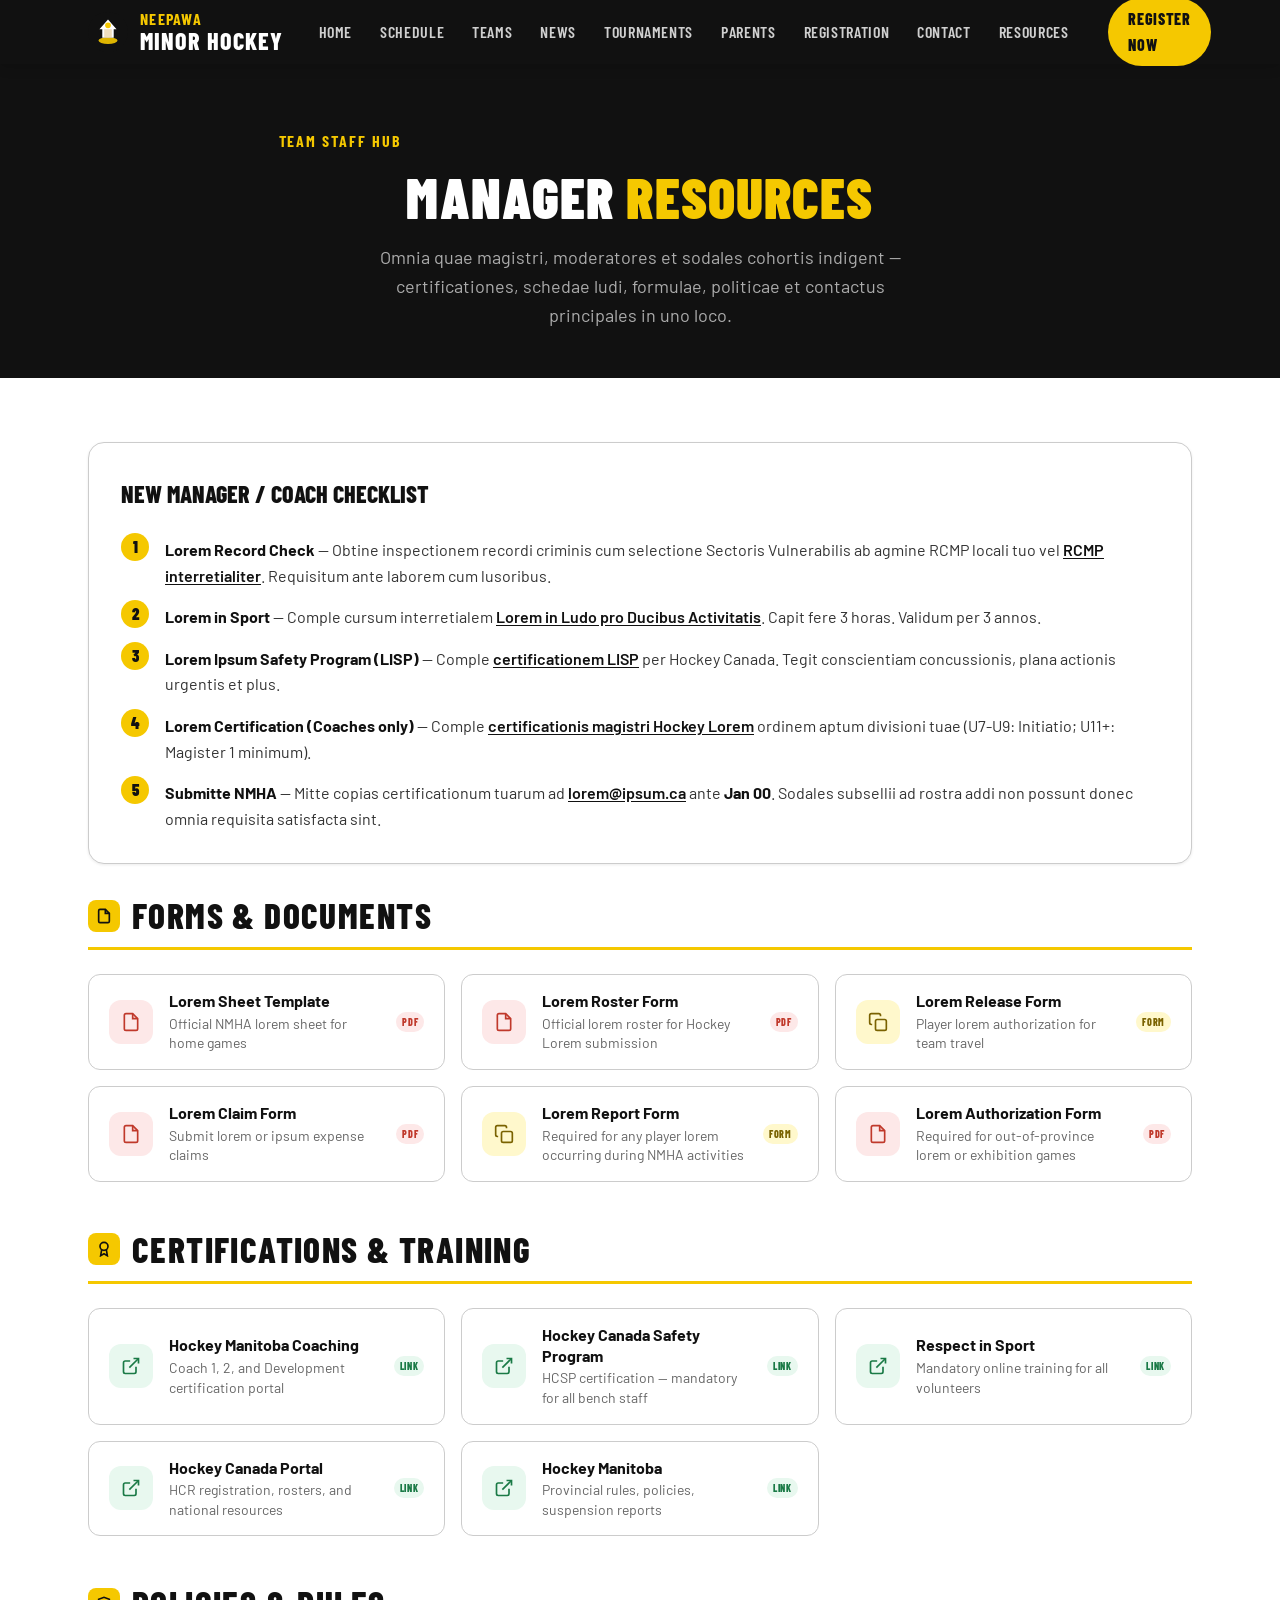
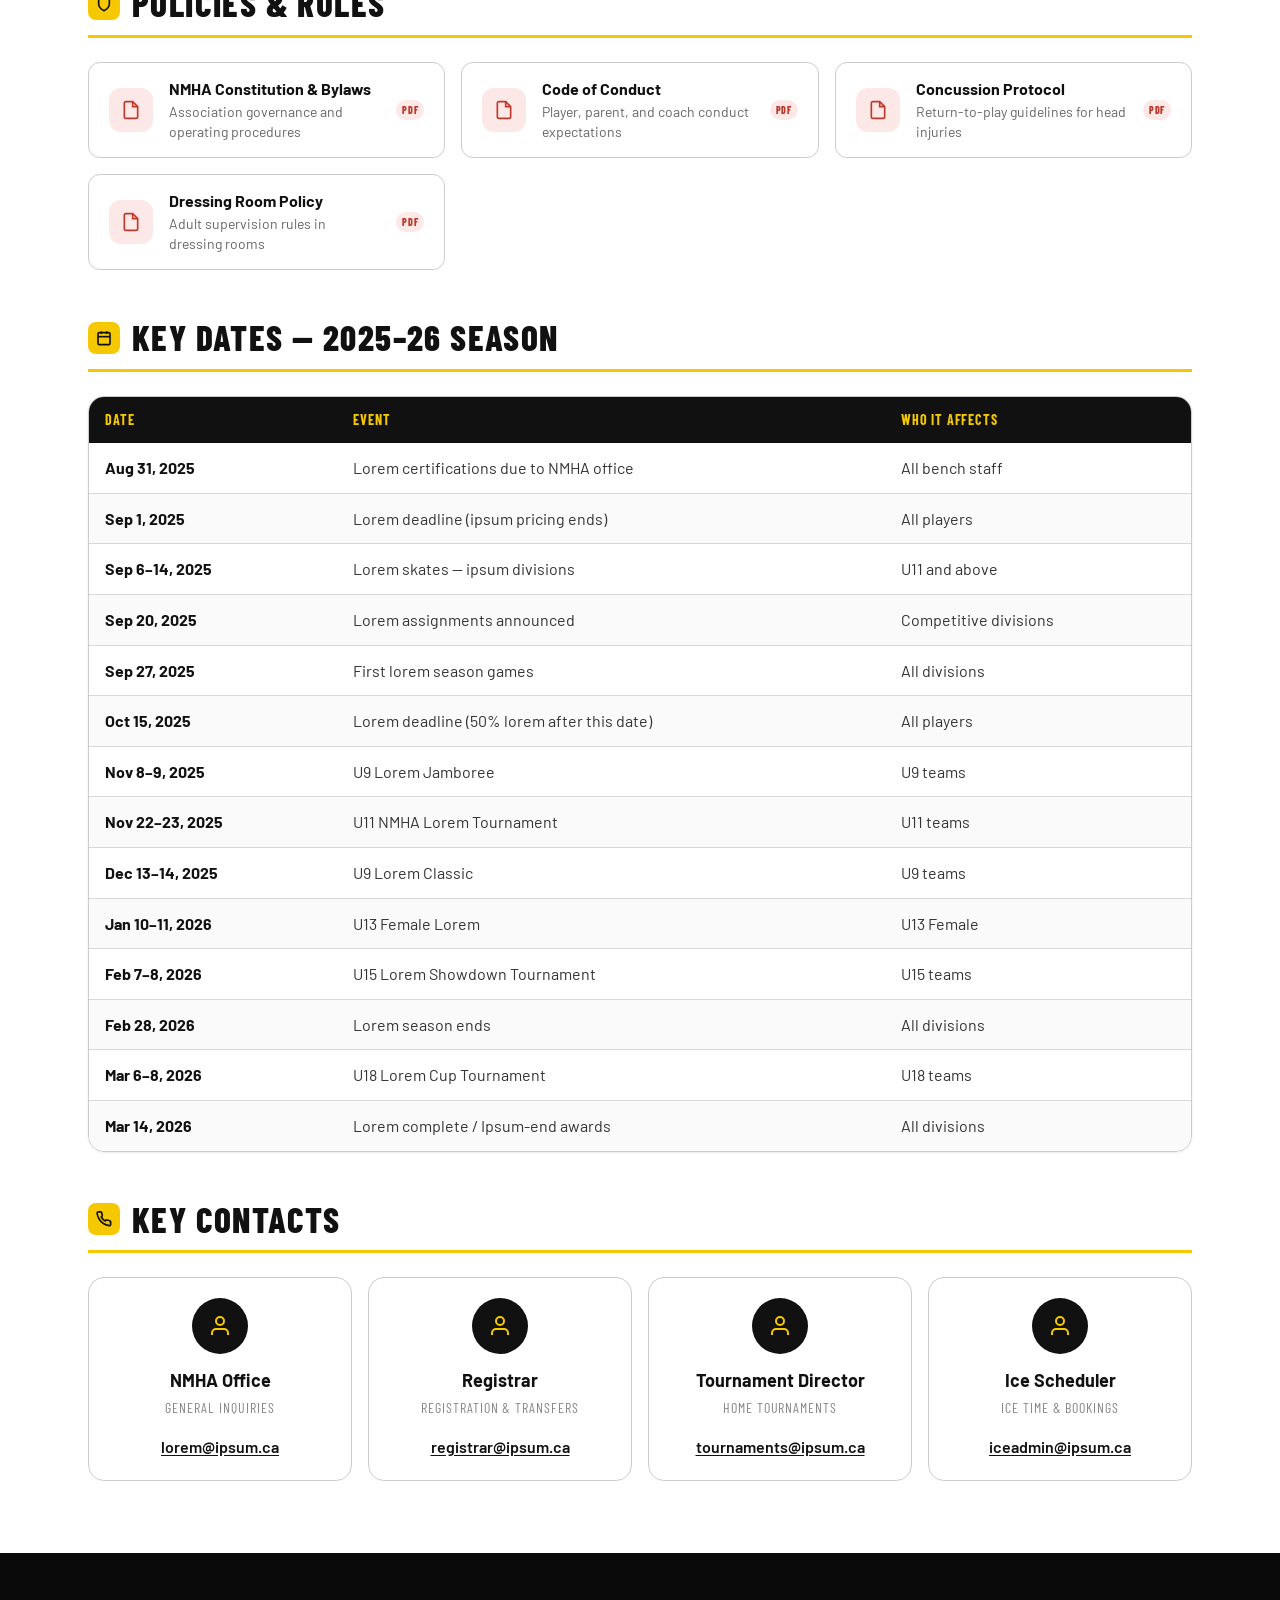
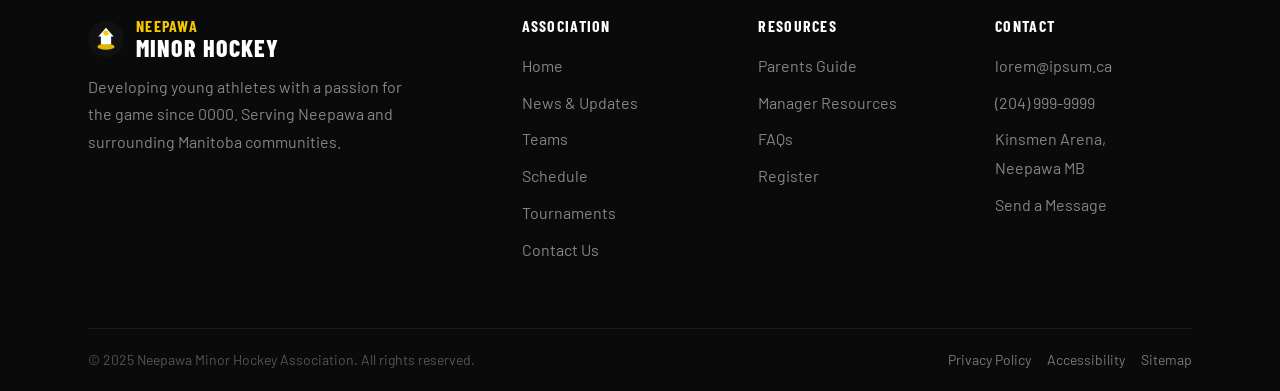
<file: manager-resources.html>
<!DOCTYPE html>
<html lang="en">
<head>
  <meta charset="UTF-8">
  <meta name="color-scheme" content="light">
  <meta name="viewport" content="width=device-width, initial-scale=1.0">
  <title>Manager Resources — Neepawa Minor Hockey Association</title>
  <meta name="description" content="Essential resources for NMHA team managers, coaches, and volunteers — lorem ipsum forms, certifications, templates, and policies.">
  <link rel="preconnect" href="https://fonts.googleapis.com">
  <link rel="preconnect" href="https://fonts.gstatic.com" crossorigin>
  <link href="https://fonts.googleapis.com/css2?family=Barlow+Condensed:wght@600;700;800;900&family=Barlow:wght@400;500;600;700&display=swap" rel="stylesheet">
  <link rel="stylesheet" href="css/tokens.css">
  <link rel="stylesheet" href="css/base.css">
  <link rel="stylesheet" href="css/nav.css">
  <link rel="stylesheet" href="css/components.css">
  <link rel="icon" type="image/svg+xml" href="img/favicon.svg">
  <style>
    .mgr-hero {
      background: #111;
      padding: var(--space-16) 0 var(--space-12);
      text-align: center;
    }
    .mgr-hero__eyebrow {
      font-family: var(--font-display);
      font-size: var(--text-sm);
      font-weight: 700;
      letter-spacing: 0.12em;
      text-transform: uppercase;
      color: #f5c800;
      margin-bottom: var(--space-3);
    }
    .mgr-hero__title {
      font-family: var(--font-display);
      font-size: clamp(2rem, 5vw, 3.5rem);
      font-weight: 900;
      color: #fff;
      text-transform: uppercase;
      letter-spacing: 0.02em;
      margin-bottom: var(--space-4);
    }
    .mgr-hero__title em { color: #f5c800; font-style: normal; }
    .mgr-hero__sub {
      color: rgba(255,255,255,0.65);
      font-size: var(--text-base);
      max-width: 560px;
      margin: 0 auto;
    }

    /* Resource category */
    .res-section {
      padding: var(--space-16) 0 var(--space-6);
    }
    .res-category {
      margin-bottom: var(--space-12);
    }
    .res-category__heading {
      font-family: var(--font-display);
      font-size: var(--text-xl);
      font-weight: 800;
      text-transform: uppercase;
      letter-spacing: 0.04em;
      color: #111;
      display: flex;
      align-items: center;
      gap: var(--space-3);
      margin-bottom: var(--space-6);
      padding-bottom: var(--space-3);
      border-bottom: 3px solid #f5c800;
    }
    .res-category__icon {
      width: 32px;
      height: 32px;
      background: #f5c800;
      border-radius: var(--radius-md);
      display: flex;
      align-items: center;
      justify-content: center;
      color: #111;
      flex-shrink: 0;
    }

    /* Resource card grid */
    .res-grid {
      display: grid;
      grid-template-columns: repeat(auto-fill, minmax(280px, 1fr));
      gap: var(--space-4);
    }

    .res-card {
      display: flex;
      align-items: center;
      gap: var(--space-4);
      background: #fff;
      border: 1px solid var(--color-border);
      border-radius: var(--radius-lg);
      padding: var(--space-4) var(--space-5);
      text-decoration: none;
      transition: all 0.15s;
      cursor: pointer;
    }
    .res-card:hover {
      border-color: #f5c800;
      box-shadow: 0 2px 12px rgba(245,200,0,0.15);
      transform: translateY(-2px);
    }
    .res-card__icon-wrap {
      width: 44px;
      height: 44px;
      border-radius: var(--radius-lg);
      display: flex;
      align-items: center;
      justify-content: center;
      flex-shrink: 0;
    }
    .icon-pdf { background: #fde8e8; color: #c0392b; }
    .icon-doc { background: #e8f0ff; color: #1a56db; }
    .icon-link { background: #e8f8ef; color: #1a7a46; }
    .icon-form { background: #fff8cc; color: #7a6200; }
    .icon-video { background: #f3e8ff; color: #7c3aed; }

    .res-card__info { flex: 1; min-width: 0; }
    .res-card__title {
      font-weight: 700;
      font-size: var(--text-sm);
      color: #111;
      margin-bottom: 2px;
      line-height: 1.3;
    }
    .res-card__desc {
      font-size: var(--text-xs);
      color: #666;
      line-height: 1.4;
    }
    .res-card__badge {
      font-family: var(--font-display);
      font-size: 10px;
      font-weight: 800;
      letter-spacing: 0.07em;
      text-transform: uppercase;
      padding: 2px 6px;
      border-radius: var(--radius-full);
      flex-shrink: 0;
    }
    .badge-pdf { background: #fde8e8; color: #c0392b; }
    .badge-link { background: #e8f8ef; color: #1a7a46; }
    .badge-form { background: #fff8cc; color: #7a6200; }
    .badge-video { background: #f3e8ff; color: #7c3aed; }

    /* Checklist steps */
    .checklist-card {
      background: #fff;
      border: 1px solid var(--color-border);
      border-radius: var(--radius-xl);
      padding: var(--space-8);
      margin-bottom: var(--space-8);
      box-shadow: var(--shadow-sm);
    }
    .checklist-card__title {
      font-family: var(--font-display);
      font-size: var(--text-lg);
      font-weight: 800;
      text-transform: uppercase;
      color: #111;
      margin-bottom: var(--space-5);
    }
    .checklist-steps { display: flex; flex-direction: column; gap: var(--space-3); }
    .checklist-step {
      display: flex;
      align-items: flex-start;
      gap: var(--space-4);
    }
    .checklist-step__num {
      width: 28px;
      height: 28px;
      background: #f5c800;
      border-radius: var(--radius-full);
      display: flex;
      align-items: center;
      justify-content: center;
      font-family: var(--font-display);
      font-weight: 900;
      font-size: var(--text-sm);
      color: #111;
      flex-shrink: 0;
    }
    .checklist-step__text {
      padding-top: 4px;
      font-size: var(--text-sm);
      color: #333;
      line-height: 1.6;
    }
    .checklist-step__text strong { color: #111; }
    .checklist-step__text a { color: #111; font-weight: 600; text-decoration: underline; text-underline-offset: 2px; }

    /* Contact cards */
    .contact-grid {
      display: grid;
      grid-template-columns: repeat(auto-fill, minmax(240px, 1fr));
      gap: var(--space-4);
      margin-bottom: var(--space-8);
    }
    .contact-person {
      background: #fff;
      border: 1px solid var(--color-border);
      border-radius: var(--radius-xl);
      padding: var(--space-5) var(--space-6);
      text-align: center;
    }
    .contact-person__avatar {
      width: 56px;
      height: 56px;
      background: #111;
      border-radius: var(--radius-full);
      display: flex;
      align-items: center;
      justify-content: center;
      margin: 0 auto var(--space-3);
      color: #f5c800;
    }
    .contact-person__name { font-weight: 700; font-size: var(--text-base); color: #111; margin-bottom: 2px; }
    .contact-person__role { font-size: var(--text-xs); color: #888; font-family: var(--font-display); text-transform: uppercase; letter-spacing: 0.07em; margin-bottom: var(--space-3); }
    .contact-person a { font-size: var(--text-sm); color: #111; font-weight: 600; text-decoration: underline; text-underline-offset: 2px; }

    /* Important dates table */
    .dates-table { width: 100%; border-collapse: collapse; font-size: var(--text-sm); }
    .dates-table thead tr { background: #111; }
    .dates-table thead th {
      padding: var(--space-3) var(--space-4);
      text-align: left;
      font-family: var(--font-display);
      font-size: var(--text-xs);
      font-weight: 700;
      text-transform: uppercase;
      letter-spacing: 0.06em;
      color: #f5c800;
    }
    .dates-table tbody tr { border-bottom: 1px solid var(--color-divider); }
    .dates-table tbody tr:last-child { border-bottom: none; }
    .dates-table tbody tr:nth-child(even) { background: #fafafa; }
    .dates-table td { padding: var(--space-3) var(--space-4); color: #333; vertical-align: top; }
    .dates-table td:first-child { font-weight: 700; color: #111; white-space: nowrap; }
    .dates-wrap {
      border-radius: var(--radius-xl);
      border: 1px solid var(--color-border);
      overflow: hidden;
      box-shadow: var(--shadow-sm);
    }
  </style>
</head>
<body class="page-body">

  </div>

  <!-- HEADER / NAV -->
  <header class="site-header">
    <div class="container nav-inner">
      <a href="index.html" class="nav-logo">
        <svg class="nav-logo__icon" viewBox="0 0 42 42" fill="none" xmlns="http://www.w3.org/2000/svg" aria-label="NMHA Logo">
          <circle cx="21" cy="21" r="21" fill="#111111"/>
          <ellipse cx="21" cy="30" rx="10" ry="3.5" fill="#f5c800" opacity="0.9"/>
          <path d="M12 18 L21 8 L30 18 L27 18 L27 27 L15 27 L15 18 Z" fill="white"/>
          <path d="M17 27 L17 18 L25 18 L25 27" fill="rgba(201,146,42,0.3)"/>
          <circle cx="21" cy="14" r="3" fill="#f5c800"/>
        </svg>
        <div class="nav-logo__text">
          <span class="nav-logo__top">Neepawa</span>
          <span class="nav-logo__bottom">Minor Hockey</span>
        </div>
      </a>

      <nav aria-label="Main navigation">
        <ul class="nav-links" role="list">
          <li><a href="index.html">Home</a></li>
          <li><a href="schedule.html">Schedule</a></li>
          <li><a href="teams.html">Teams</a></li>
          <li><a href="news.html">News</a></li>
          <li><a href="tournaments.html">Tournaments</a></li>
          <li><a href="parents.html">Parents</a></li>
          <li><a href="registration.html">Registration</a></li>
          <li><a href="contact.html">Contact</a></li>
          <li class="nav-dropdown">
            <button class="nav-dropdown__btn is-active" aria-haspopup="true" aria-expanded="false">
              Resources
              <svg class="nav-dropdown__arrow" width="12" height="12" viewBox="0 0 24 24" fill="none" stroke="currentColor" stroke-width="2.5"><polyline points="6 9 12 15 18 9"/></svg>
            </button>
            <ul class="nav-dropdown__menu" role="menu">
              <li><a href="manager-resources.html" class="active" role="menuitem">Manager Resources</a></li>
              <li><a href="faq.html" role="menuitem">FAQs</a></li>
            </ul>
          </li>
        </ul>
      </nav>
      <div class="nav-actions">
        <a href="registration.html" class="nav-register">Register Now</a>
        <button class="nav-hamburger" id="nav-hamburger" aria-label="Open menu" aria-expanded="false">
          <span></span><span></span><span></span>
        </button>
      </div>
    </div>

    <nav class="mobile-menu" id="mobile-menu" aria-label="Mobile navigation">
      <a href="index.html">Home</a>
      <a href="schedule.html">Schedule</a>
      <a href="teams.html">Teams</a>
      <a href="news.html">News</a>
      <a href="tournaments.html">Tournaments</a>
      <a href="parents.html">Parents</a>
      <a href="registration.html">Registration</a>
      <a href="contact.html">Contact</a>
      <div class="mobile-menu-section">Resources</div>
      <a href="manager-resources.html" class="active">Manager Resources</a>
      <a href="faq.html">FAQs</a>
      <div class="mobile-menu-section">Quick Links</div>
      <a href="parents.html">Parents Guide</a>
      <a href="registration.html">Registration Info</a>
      <a href="contact.html">Contact Us</a>
      <a href="registration.html" class="register-mobile">Register Now</a>
    </nav>
  </header>

  <main>
    <!-- HERO -->
    <section class="mgr-hero">
      <div class="container">
        <p class="mgr-hero__eyebrow">Team Staff Hub</p>
        <h1 class="mgr-hero__title">Manager <em>Resources</em></h1>
        <p class="mgr-hero__sub">Omnia quae magistri, moderatores et sodales cohortis indigent — certificationes, schedae ludi, formulae, politicae et contactus principales in uno loco.</p>
      </div>
    </section>

    <section class="res-section">
      <div class="container">

        <!-- NEW MANAGER CHECKLIST -->
        <div class="checklist-card">
          <p class="checklist-card__title">New Manager / Coach Checklist</p>
          <div class="checklist-steps">
            <div class="checklist-step">
              <div class="checklist-step__num">1</div>
              <div class="checklist-step__text"><strong>Lorem Record Check</strong> — Obtine inspectionem recordi criminis cum selectione Sectoris Vulnerabilis ab agmine RCMP locali tuo vel <a href="https://www.rcmp-grc.gc.ca" target="_blank" rel="noopener">RCMP interretialiter</a>. Requisitum ante laborem cum lusoribus.</div>
            </div>
            <div class="checklist-step">
              <div class="checklist-step__num">2</div>
              <div class="checklist-step__text"><strong>Lorem in Sport</strong> — Comple cursum interretialem <a href="https://hockeymanitoba.respectgroupinc.com" target="_blank" rel="noopener">Lorem in Ludo pro Ducibus Activitatis</a>. Capit fere 3 horas. Validum per 3 annos.</div>
            </div>
            <div class="checklist-step">
              <div class="checklist-step__num">3</div>
              <div class="checklist-step__text"><strong>Lorem Ipsum Safety Program (LISP)</strong> — Comple <a href="https://hockeycanada.ca/en-ca/hockey-programs/coaches/safety" target="_blank" rel="noopener">certificationem LISP</a> per Hockey Canada. Tegit conscientiam concussionis, plana actionis urgentis et plus.</div>
            </div>
            <div class="checklist-step">
              <div class="checklist-step__num">4</div>
              <div class="checklist-step__text"><strong>Lorem Certification (Coaches only)</strong> — Comple <a href="https://hockeymanitoba.ca/development/coaching/" target="_blank" rel="noopener">certificationis magistri Hockey Lorem</a> ordinem aptum divisioni tuae (U7-U9: Initiatio; U11+: Magister 1 minimum).</div>
            </div>
            <div class="checklist-step">
              <div class="checklist-step__num">5</div>
              <div class="checklist-step__text"><strong>Submitte NMHA</strong> — Mitte copias certificationum tuarum ad <a href="mailto:lorem@ipsum.ca">lorem@ipsum.ca</a> ante <strong>Jan 00</strong>. Sodales subsellii ad rostra addi non possunt donec omnia requisita satisfacta sint.</div>
            </div>
          </div>
        </div>

        <!-- FORMS & DOCUMENTS -->
        <div class="res-category">
          <h2 class="res-category__heading">
            <span class="res-category__icon"><svg width="16" height="16" viewBox="0 0 24 24" fill="none" stroke="currentColor" stroke-width="2.5"><path d="M14 2H6a2 2 0 0 0-2 2v16a2 2 0 0 0 2 2h12a2 2 0 0 0 2-2V8z"/><polyline points="14 2 14 8 20 8"/></svg></span>
            Forms &amp; Documents
          </h2>
          <div class="res-grid">
            <a class="res-card" href="#" target="_blank">
              <div class="res-card__icon-wrap icon-pdf"><svg width="20" height="20" viewBox="0 0 24 24" fill="none" stroke="currentColor" stroke-width="2"><path d="M14 2H6a2 2 0 0 0-2 2v16a2 2 0 0 0 2 2h12a2 2 0 0 0 2-2V8z"/><polyline points="14 2 14 8 20 8"/></svg></div>
              <div class="res-card__info">
                <div class="res-card__title">Lorem Sheet Template</div>
                <div class="res-card__desc">Official NMHA lorem sheet for home games</div>
              </div>
              <span class="res-card__badge badge-pdf">PDF</span>
            </a>
            <a class="res-card" href="#" target="_blank">
              <div class="res-card__icon-wrap icon-pdf"><svg width="20" height="20" viewBox="0 0 24 24" fill="none" stroke="currentColor" stroke-width="2"><path d="M14 2H6a2 2 0 0 0-2 2v16a2 2 0 0 0 2 2h12a2 2 0 0 0 2-2V8z"/><polyline points="14 2 14 8 20 8"/></svg></div>
              <div class="res-card__info">
                <div class="res-card__title">Lorem Roster Form</div>
                <div class="res-card__desc">Official lorem roster for Hockey Lorem submission</div>
              </div>
              <span class="res-card__badge badge-pdf">PDF</span>
            </a>
            <a class="res-card" href="#" target="_blank">
              <div class="res-card__icon-wrap icon-form"><svg width="20" height="20" viewBox="0 0 24 24" fill="none" stroke="currentColor" stroke-width="2"><rect x="9" y="9" width="13" height="13" rx="2"/><path d="M5 15H4a2 2 0 0 1-2-2V4a2 2 0 0 1 2-2h9a2 2 0 0 1 2 2v1"/></svg></div>
              <div class="res-card__info">
                <div class="res-card__title">Lorem Release Form</div>
                <div class="res-card__desc">Player lorem authorization for team travel</div>
              </div>
              <span class="res-card__badge badge-form">Form</span>
            </a>
            <a class="res-card" href="#" target="_blank">
              <div class="res-card__icon-wrap icon-pdf"><svg width="20" height="20" viewBox="0 0 24 24" fill="none" stroke="currentColor" stroke-width="2"><path d="M14 2H6a2 2 0 0 0-2 2v16a2 2 0 0 0 2 2h12a2 2 0 0 0 2-2V8z"/><polyline points="14 2 14 8 20 8"/></svg></div>
              <div class="res-card__info">
                <div class="res-card__title">Lorem Claim Form</div>
                <div class="res-card__desc">Submit lorem or ipsum expense claims</div>
              </div>
              <span class="res-card__badge badge-pdf">PDF</span>
            </a>
            <a class="res-card" href="#" target="_blank">
              <div class="res-card__icon-wrap icon-form"><svg width="20" height="20" viewBox="0 0 24 24" fill="none" stroke="currentColor" stroke-width="2"><rect x="9" y="9" width="13" height="13" rx="2"/><path d="M5 15H4a2 2 0 0 1-2-2V4a2 2 0 0 1 2-2h9a2 2 0 0 1 2 2v1"/></svg></div>
              <div class="res-card__info">
                <div class="res-card__title">Lorem Report Form</div>
                <div class="res-card__desc">Required for any player lorem occurring during NMHA activities</div>
              </div>
              <span class="res-card__badge badge-form">Form</span>
            </a>
            <a class="res-card" href="#" target="_blank">
              <div class="res-card__icon-wrap icon-pdf"><svg width="20" height="20" viewBox="0 0 24 24" fill="none" stroke="currentColor" stroke-width="2"><path d="M14 2H6a2 2 0 0 0-2 2v16a2 2 0 0 0 2 2h12a2 2 0 0 0 2-2V8z"/><polyline points="14 2 14 8 20 8"/></svg></div>
              <div class="res-card__info">
                <div class="res-card__title">Lorem Authorization Form</div>
                <div class="res-card__desc">Required for out-of-province lorem or exhibition games</div>
              </div>
              <span class="res-card__badge badge-pdf">PDF</span>
            </a>
          </div>
        </div>

        <!-- CERTIFICATIONS & TRAINING -->
        <div class="res-category">
          <h2 class="res-category__heading">
            <span class="res-category__icon"><svg width="16" height="16" viewBox="0 0 24 24" fill="none" stroke="currentColor" stroke-width="2.5"><circle cx="12" cy="8" r="6"/><path d="M15.477 12.89 17 22l-5-3-5 3 1.523-9.11"/></svg></span>
            Certifications &amp; Training
          </h2>
          <div class="res-grid">
            <a class="res-card" href="https://hockeymanitoba.ca/development/coaching/" target="_blank" rel="noopener">
              <div class="res-card__icon-wrap icon-link"><svg width="20" height="20" viewBox="0 0 24 24" fill="none" stroke="currentColor" stroke-width="2"><path d="M18 13v6a2 2 0 0 1-2 2H5a2 2 0 0 1-2-2V8a2 2 0 0 1 2-2h6"/><polyline points="15 3 21 3 21 9"/><line x1="10" y1="14" x2="21" y2="3"/></svg></div>
              <div class="res-card__info">
                <div class="res-card__title">Hockey Manitoba Coaching</div>
                <div class="res-card__desc">Coach 1, 2, and Development certification portal</div>
              </div>
              <span class="res-card__badge badge-link">Link</span>
            </a>
            <a class="res-card" href="https://hockeycanada.ca/en-ca/hockey-programs/coaches/safety" target="_blank" rel="noopener">
              <div class="res-card__icon-wrap icon-link"><svg width="20" height="20" viewBox="0 0 24 24" fill="none" stroke="currentColor" stroke-width="2"><path d="M18 13v6a2 2 0 0 1-2 2H5a2 2 0 0 1-2-2V8a2 2 0 0 1 2-2h6"/><polyline points="15 3 21 3 21 9"/><line x1="10" y1="14" x2="21" y2="3"/></svg></div>
              <div class="res-card__info">
                <div class="res-card__title">Hockey Canada Safety Program</div>
                <div class="res-card__desc">HCSP certification — mandatory for all bench staff</div>
              </div>
              <span class="res-card__badge badge-link">Link</span>
            </a>
            <a class="res-card" href="https://hockeymanitoba.respectgroupinc.com" target="_blank" rel="noopener">
              <div class="res-card__icon-wrap icon-link"><svg width="20" height="20" viewBox="0 0 24 24" fill="none" stroke="currentColor" stroke-width="2"><path d="M18 13v6a2 2 0 0 1-2 2H5a2 2 0 0 1-2-2V8a2 2 0 0 1 2-2h6"/><polyline points="15 3 21 3 21 9"/><line x1="10" y1="14" x2="21" y2="3"/></svg></div>
              <div class="res-card__info">
                <div class="res-card__title">Respect in Sport</div>
                <div class="res-card__desc">Mandatory online training for all volunteers</div>
              </div>
              <span class="res-card__badge badge-link">Link</span>
            </a>
            <a class="res-card" href="https://hockeycanada.ca" target="_blank" rel="noopener">
              <div class="res-card__icon-wrap icon-link"><svg width="20" height="20" viewBox="0 0 24 24" fill="none" stroke="currentColor" stroke-width="2"><path d="M18 13v6a2 2 0 0 1-2 2H5a2 2 0 0 1-2-2V8a2 2 0 0 1 2-2h6"/><polyline points="15 3 21 3 21 9"/><line x1="10" y1="14" x2="21" y2="3"/></svg></div>
              <div class="res-card__info">
                <div class="res-card__title">Hockey Canada Portal</div>
                <div class="res-card__desc">HCR registration, rosters, and national resources</div>
              </div>
              <span class="res-card__badge badge-link">Link</span>
            </a>
            <a class="res-card" href="https://hockeymanitoba.ca" target="_blank" rel="noopener">
              <div class="res-card__icon-wrap icon-link"><svg width="20" height="20" viewBox="0 0 24 24" fill="none" stroke="currentColor" stroke-width="2"><path d="M18 13v6a2 2 0 0 1-2 2H5a2 2 0 0 1-2-2V8a2 2 0 0 1 2-2h6"/><polyline points="15 3 21 3 21 9"/><line x1="10" y1="14" x2="21" y2="3"/></svg></div>
              <div class="res-card__info">
                <div class="res-card__title">Hockey Manitoba</div>
                <div class="res-card__desc">Provincial rules, policies, suspension reports</div>
              </div>
              <span class="res-card__badge badge-link">Link</span>
            </a>
          </div>
        </div>

        <!-- POLICIES -->
        <div class="res-category">
          <h2 class="res-category__heading">
            <span class="res-category__icon"><svg width="16" height="16" viewBox="0 0 24 24" fill="none" stroke="currentColor" stroke-width="2.5"><path d="M12 22s8-4 8-10V5l-8-3-8 3v7c0 6 8 10 8 10z"/></svg></span>
            Policies &amp; Rules
          </h2>
          <div class="res-grid">
            <a class="res-card" href="#" target="_blank">
              <div class="res-card__icon-wrap icon-pdf"><svg width="20" height="20" viewBox="0 0 24 24" fill="none" stroke="currentColor" stroke-width="2"><path d="M14 2H6a2 2 0 0 0-2 2v16a2 2 0 0 0 2 2h12a2 2 0 0 0 2-2V8z"/><polyline points="14 2 14 8 20 8"/></svg></div>
              <div class="res-card__info">
                <div class="res-card__title">NMHA Constitution &amp; Bylaws</div>
                <div class="res-card__desc">Association governance and operating procedures</div>
              </div>
              <span class="res-card__badge badge-pdf">PDF</span>
            </a>
            <a class="res-card" href="#" target="_blank">
              <div class="res-card__icon-wrap icon-pdf"><svg width="20" height="20" viewBox="0 0 24 24" fill="none" stroke="currentColor" stroke-width="2"><path d="M14 2H6a2 2 0 0 0-2 2v16a2 2 0 0 0 2 2h12a2 2 0 0 0 2-2V8z"/><polyline points="14 2 14 8 20 8"/></svg></div>
              <div class="res-card__info">
                <div class="res-card__title">Code of Conduct</div>
                <div class="res-card__desc">Player, parent, and coach conduct expectations</div>
              </div>
              <span class="res-card__badge badge-pdf">PDF</span>
            </a>
            <a class="res-card" href="#" target="_blank">
              <div class="res-card__icon-wrap icon-pdf"><svg width="20" height="20" viewBox="0 0 24 24" fill="none" stroke="currentColor" stroke-width="2"><path d="M14 2H6a2 2 0 0 0-2 2v16a2 2 0 0 0 2 2h12a2 2 0 0 0 2-2V8z"/><polyline points="14 2 14 8 20 8"/></svg></div>
              <div class="res-card__info">
                <div class="res-card__title">Concussion Protocol</div>
                <div class="res-card__desc">Return-to-play guidelines for head injuries</div>
              </div>
              <span class="res-card__badge badge-pdf">PDF</span>
            </a>
            <a class="res-card" href="#" target="_blank">
              <div class="res-card__icon-wrap icon-pdf"><svg width="20" height="20" viewBox="0 0 24 24" fill="none" stroke="currentColor" stroke-width="2"><path d="M14 2H6a2 2 0 0 0-2 2v16a2 2 0 0 0 2 2h12a2 2 0 0 0 2-2V8z"/><polyline points="14 2 14 8 20 8"/></svg></div>
              <div class="res-card__info">
                <div class="res-card__title">Dressing Room Policy</div>
                <div class="res-card__desc">Adult supervision rules in dressing rooms</div>
              </div>
              <span class="res-card__badge badge-pdf">PDF</span>
            </a>
          </div>
        </div>

        <!-- IMPORTANT DATES -->
        <div class="res-category">
          <h2 class="res-category__heading">
            <span class="res-category__icon"><svg width="16" height="16" viewBox="0 0 24 24" fill="none" stroke="currentColor" stroke-width="2.5"><rect x="3" y="4" width="18" height="18" rx="2"/><line x1="16" y1="2" x2="16" y2="6"/><line x1="8" y1="2" x2="8" y2="6"/><line x1="3" y1="10" x2="21" y2="10"/></svg></span>
            Key Dates — 2025–26 Season
          </h2>
          <div class="dates-wrap">
            <table class="dates-table">
              <thead>
                <tr>
                  <th>Date</th>
                  <th>Event</th>
                  <th>Who It Affects</th>
                </tr>
              </thead>
              <tbody>
                <tr>
                  <td>Aug 31, 2025</td>
                  <td>Lorem certifications due to NMHA office</td>
                  <td>All bench staff</td>
                </tr>
                <tr>
                  <td>Sep 1, 2025</td>
                  <td>Lorem deadline (ipsum pricing ends)</td>
                  <td>All players</td>
                </tr>
                <tr>
                  <td>Sep 6–14, 2025</td>
                  <td>Lorem skates — ipsum divisions</td>
                  <td>U11 and above</td>
                </tr>
                <tr>
                  <td>Sep 20, 2025</td>
                  <td>Lorem assignments announced</td>
                  <td>Competitive divisions</td>
                </tr>
                <tr>
                  <td>Sep 27, 2025</td>
                  <td>First lorem season games</td>
                  <td>All divisions</td>
                </tr>
                <tr>
                  <td>Oct 15, 2025</td>
                  <td>Lorem deadline (50% lorem after this date)</td>
                  <td>All players</td>
                </tr>
                <tr>
                  <td>Nov 8–9, 2025</td>
                  <td>U9 Lorem Jamboree</td>
                  <td>U9 teams</td>
                </tr>
                <tr>
                  <td>Nov 22–23, 2025</td>
                  <td>U11 NMHA Lorem Tournament</td>
                  <td>U11 teams</td>
                </tr>
                <tr>
                  <td>Dec 13–14, 2025</td>
                  <td>U9 Lorem Classic</td>
                  <td>U9 teams</td>
                </tr>
                <tr>
                  <td>Jan 10–11, 2026</td>
                  <td>U13 Female Lorem</td>
                  <td>U13 Female</td>
                </tr>
                <tr>
                  <td>Feb 7–8, 2026</td>
                  <td>U15 Lorem Showdown Tournament</td>
                  <td>U15 teams</td>
                </tr>
                <tr>
                  <td>Feb 28, 2026</td>
                  <td>Lorem season ends</td>
                  <td>All divisions</td>
                </tr>
                <tr>
                  <td>Mar 6–8, 2026</td>
                  <td>U18 Lorem Cup Tournament</td>
                  <td>U18 teams</td>
                </tr>
                <tr>
                  <td>Mar 14, 2026</td>
                  <td>Lorem complete / Ipsum-end awards</td>
                  <td>All divisions</td>
                </tr>
              </tbody>
            </table>
          </div>
        </div>

        <!-- KEY CONTACTS -->
        <div class="res-category">
          <h2 class="res-category__heading">
            <span class="res-category__icon"><svg width="16" height="16" viewBox="0 0 24 24" fill="none" stroke="currentColor" stroke-width="2.5"><path d="M22 16.92v3a2 2 0 0 1-2.18 2 19.79 19.79 0 0 1-8.63-3.07A19.5 19.5 0 0 1 4.69 12 19.79 19.79 0 0 1 1.64 3.42 2 2 0 0 1 3.6 1.23h3a2 2 0 0 1 2 1.72c.127.96.361 1.903.7 2.81a2 2 0 0 1-.45 2.11L7.91 8.96a16 16 0 0 0 6 6l.92-.92a2 2 0 0 1 2.11-.45c.907.339 1.85.573 2.81.7A2 2 0 0 1 21.58 16.92z"/></svg></span>
            Key Contacts
          </h2>
          <div class="contact-grid">
            <div class="contact-person">
              <div class="contact-person__avatar"><svg width="24" height="24" viewBox="0 0 24 24" fill="none" stroke="currentColor" stroke-width="2"><path d="M20 21v-2a4 4 0 0 0-4-4H8a4 4 0 0 0-4 4v2"/><circle cx="12" cy="7" r="4"/></svg></div>
              <div class="contact-person__name">NMHA Office</div>
              <div class="contact-person__role">General Inquiries</div>
              <a href="mailto:lorem@ipsum.ca">lorem@ipsum.ca</a>
            </div>
            <div class="contact-person">
              <div class="contact-person__avatar"><svg width="24" height="24" viewBox="0 0 24 24" fill="none" stroke="currentColor" stroke-width="2"><path d="M20 21v-2a4 4 0 0 0-4-4H8a4 4 0 0 0-4 4v2"/><circle cx="12" cy="7" r="4"/></svg></div>
              <div class="contact-person__name">Registrar</div>
              <div class="contact-person__role">Registration &amp; Transfers</div>
              <a href="mailto:registrar@ipsum.ca">registrar@ipsum.ca</a>
            </div>
            <div class="contact-person">
              <div class="contact-person__avatar"><svg width="24" height="24" viewBox="0 0 24 24" fill="none" stroke="currentColor" stroke-width="2"><path d="M20 21v-2a4 4 0 0 0-4-4H8a4 4 0 0 0-4 4v2"/><circle cx="12" cy="7" r="4"/></svg></div>
              <div class="contact-person__name">Tournament Director</div>
              <div class="contact-person__role">Home Tournaments</div>
              <a href="mailto:tournaments@ipsum.ca">tournaments@ipsum.ca</a>
            </div>
            <div class="contact-person">
              <div class="contact-person__avatar"><svg width="24" height="24" viewBox="0 0 24 24" fill="none" stroke="currentColor" stroke-width="2"><path d="M20 21v-2a4 4 0 0 0-4-4H8a4 4 0 0 0-4 4v2"/><circle cx="12" cy="7" r="4"/></svg></div>
              <div class="contact-person__name">Ice Scheduler</div>
              <div class="contact-person__role">Ice Time &amp; Bookings</div>
              <a href="mailto:iceadmin@ipsum.ca">iceadmin@ipsum.ca</a>
            </div>
          </div>
        </div>

      </div>
    </section>
  </main>

  <!-- FOOTER -->
  <footer class="site-footer">
    <div class="container">
      <div class="footer-top">
        <div class="footer-brand">
          <a href="index.html" class="nav-logo" style="margin-bottom:var(--space-3);">
            <svg width="36" height="36" viewBox="0 0 42 42" fill="none"><circle cx="21" cy="21" r="21" fill="#111111"/><ellipse cx="21" cy="30" rx="10" ry="3.5" fill="#f5c800" opacity="0.9"/><path d="M12 18 L21 8 L30 18 L27 18 L27 27 L15 27 L15 18 Z" fill="white"/><circle cx="21" cy="14" r="3" fill="#f5c800"/></svg>
            <div class="nav-logo__text"><span class="nav-logo__top" style="color:#f5c800">Neepawa</span><span class="nav-logo__bottom">Minor Hockey</span></div>
          </a>
          <p class="footer-brand__tagline">Developing young athletes with a passion for the game since 0000. Serving Neepawa and surrounding Manitoba communities.</p>
        </div>
        <div class="footer-col">
          <h3 class="footer-col__heading">Association</h3>
          <ul role="list">
            <li><a href="index.html">Home</a></li>
            <li><a href="news.html">News &amp; Updates</a></li>
            <li><a href="teams.html">Teams</a></li>
            <li><a href="schedule.html">Schedule</a></li>
            <li><a href="tournaments.html">Tournaments</a></li>
            <li><a href="contact.html">Contact Us</a></li>
          </ul>
        </div>
        <div class="footer-col">
          <h3 class="footer-col__heading">Resources</h3>
          <ul role="list">
            <li><a href="parents.html">Parents Guide</a></li>
            <li><a href="manager-resources.html">Manager Resources</a></li>
            <li><a href="faq.html">FAQs</a></li>
            <li><a href="registration.html">Register</a></li>
          </ul>
        </div>
        <div class="footer-col">
          <h3 class="footer-col__heading">Contact</h3>
          <ul role="list">
            <li><a href="mailto:lorem@ipsum.ca">lorem@ipsum.ca</a></li>
            <li><a href="tel:12049999999">(204) 999-9999</a></li>
            <li><a href="#">Kinsmen Arena, Neepawa MB</a></li>
            <li><a href="contact.html">Send a Message</a></li>
          </ul>
        </div>
      </div>
      <div class="footer-bottom">
        <span>© 2025 Neepawa Minor Hockey Association. All rights reserved.</span>
        <div style="display:flex; gap: var(--space-4);">
          <a href="#">Privacy Policy</a>
          <a href="#">Accessibility</a>
          <a href="contact.html">Sitemap</a>
        </div>
      </div>
    </div>
  </footer>

  <script src="js/main.js"></script>
<script data-pplx-inline-edit>
(function () {
  if (window === window.top) return;

  const allowedParentOrigins = ["https://www.perplexity.ai","https://perplexity.ai","https://testing.perplexity.ai","https://staging.perplexity.ai","https://*.preview.i.perplexity.ai","http://localhost:3000","http://127.0.0.1:3000","http://localhost:5173","http://127.0.0.1:5173"];
  const MAX_FONT_BYTES = 500 * 1024;
  const MAX_TOTAL_FONT_BYTES = 2 * 1024 * 1024;
  let scrollForwarding = false;
  let scrollRaf = 0;
  let trustedTopOrigin = null;

  // Allow entries like "https://*.preview.i.perplexity.ai" — the wildcard
  // matches a single DNS label (no dots), so "https://*.foo" cannot stretch
  // across multiple labels.
  function matchesAllowedOrigin(origin) {
    if (!origin) return false;
    for (const entry of allowedParentOrigins) {
      if (!entry.includes("*")) {
        if (entry === origin) return true;
        continue;
      }
      const pattern = new RegExp(
        "^" +
          entry.replace(/[.+?^${}()|[\]\\]/g, "\\$&").replace(/\*/g, "[^.]+") +
          "$",
      );
      if (pattern.test(origin)) return true;
    }
    return false;
  }

  // Trust decision: when the sender is same-origin-visible (event.origin is a
  // real origin like https://www.perplexity.ai) we trust event.origin directly.
  // When event.origin is "null" (opaque broker srcdoc), we fall back to the
  // broker's stamped `parentOrigin` to identify the top window. The fallback
  // is claim-only — we rely on the browser's native `targetOrigin` enforcement
  // on the response path (see postToTrustedTop) to ensure replies can't be
  // delivered to anyone but the actual top window of that claimed origin.
  function getTrustedParentOrigin(event) {
    const forwardedParentOrigin =
      typeof event.data.parentOrigin === "string" ? event.data.parentOrigin : null;
    const parentOrigin = event.origin === "null" ? forwardedParentOrigin : event.origin;
    return matchesAllowedOrigin(parentOrigin) ? parentOrigin : null;
  }

  // All responses go to window.top with targetOrigin = the allowlisted origin.
  // An attacker that iframes us inside their own null-origin broker can claim
  // any parentOrigin they like, but the browser will drop the reply whenever
  // the real top's origin doesn't match — so the screenshot never leaves.
  function postToTrustedTop(message) {
    if (!trustedTopOrigin) return;
    try {
      window.top.postMessage(message, trustedTopOrigin);
    } catch (_error) {}
  }

  function inlineAll(original, clone) {
    if (original.nodeType !== 1 || clone.nodeType !== 1) return;

    try {
      const computedStyle = getComputedStyle(original);
      // cssText on a computed style is the serialized declaration in modern
      // Chromium/Safari — a single read beats enumerating ~400 longhand
      // properties. Firefox returns "" here, so we fall back on empty.
      const serialized = computedStyle.cssText;
      if (serialized) {
        clone.style.cssText = serialized;
      } else {
        const parts = new Array(computedStyle.length);
        for (let index = 0; index < computedStyle.length; index += 1) {
          const property = computedStyle[index];
          parts[index] = `${property}:${computedStyle.getPropertyValue(property)};`;
        }
        clone.style.cssText = parts.join("");
      }
    } catch (_error) {}

    const originalChildren = original.children;
    const clonedChildren = clone.children;
    for (
      let index = 0;
      index < originalChildren.length && index < clonedChildren.length;
      index += 1
    ) {
      inlineAll(originalChildren[index], clonedChildren[index]);
    }
  }

  function extractFontUrl(srcValue) {
    const matches = [
      ...srcValue.matchAll(
        /url\(["']?([^"')]+)["']?\)(?:\s*format\(["']?([^"')]+)["']?\))?/gi,
      ),
    ];
    if (matches.length === 0) return null;
    const woff2 = matches.find((m) => m[2] && m[2].toLowerCase().includes("woff2"));
    if (woff2) return woff2[1];
    const woff = matches.find((m) => m[2] && m[2].toLowerCase().includes("woff"));
    if (woff) return woff[1];
    return matches[0][1];
  }

  // Cache resolved font URL -> data URI across captures. Fonts on a page
  // essentially never change, and a batch run emits multiple captures back to
  // back — without this we'd refetch + re-base64 every time.
  const fontDataUriCache = new Map();
  const SRC_DECLARATION_RE = /src\s*:\s*[^;}]+/i;

  async function fetchAsDataUri(url) {
    if (fontDataUriCache.has(url)) return fontDataUriCache.get(url);
    let dataUri = null;
    try {
      const response = await fetch(url, { mode: "cors", credentials: "omit" });
      if (response.ok) {
        const blob = await response.blob();
        if (blob.size <= MAX_FONT_BYTES) {
          dataUri = await new Promise((resolve) => {
            const reader = new FileReader();
            reader.onloadend = () =>
              resolve(typeof reader.result === "string" ? reader.result : null);
            reader.onerror = () => resolve(null);
            reader.readAsDataURL(blob);
          });
        }
      }
    } catch (_error) {
      dataUri = null;
    }
    fontDataUriCache.set(url, dataUri);
    return dataUri;
  }

  function collectFontFaceRuleTexts() {
    const rules = [];
    for (const sheet of document.styleSheets) {
      let cssRules;
      try {
        cssRules = sheet.cssRules;
      } catch (_error) {
        continue;
      }
      if (!cssRules) continue;
      for (const rule of cssRules) {
        const cssText = rule.cssText || "";
        if (cssText.startsWith("@font-face")) rules.push(cssText);
      }
    }
    return rules;
  }

  async function buildInlinedFontCss() {
    const ruleTexts = collectFontFaceRuleTexts();
    if (ruleTexts.length === 0) return null;

    const resolved = ruleTexts.map((cssText) => {
      if (!SRC_DECLARATION_RE.test(cssText)) return null;
      const srcMatch = cssText.match(/src\s*:\s*([^;}]+)[;}]/i);
      if (!srcMatch) return null;
      const url = extractFontUrl(srcMatch[1]);
      if (!url) return null;
      try {
        return { cssText, url: new URL(url, document.baseURI).href };
      } catch (_error) {
        return null;
      }
    });

    const dataUris = await Promise.all(
      resolved.map((entry) => (entry ? fetchAsDataUri(entry.url) : Promise.resolve(null))),
    );

    const inlined = [];
    let totalBytes = 0;
    for (let index = 0; index < resolved.length; index += 1) {
      const entry = resolved[index];
      const dataUri = dataUris[index];
      if (!entry || !dataUri) continue;
      const approxBytes = dataUri.length * 0.75;
      if (totalBytes + approxBytes > MAX_TOTAL_FONT_BYTES) break;
      totalBytes += approxBytes;
      inlined.push(entry.cssText.replace(SRC_DECLARATION_RE, `src: url("${dataUri}")`));
    }
    return inlined.length > 0 ? inlined.join("\n") : null;
  }

  function stripExternal(clone) {
    const images = clone.querySelectorAll("img");
    for (let index = 0; index < images.length; index += 1) {
      const src = images[index].getAttribute("src");
      if (src && !src.startsWith("data:")) images[index].removeAttribute("src");
    }

    const elements = clone.querySelectorAll("*");
    for (let index = 0; index < elements.length; index += 1) {
      const style = elements[index].style.cssText;
      if (style && style.includes("url(")) {
        elements[index].style.cssText = style.replace(
          /url\(["']?(?!data:)[^)"']*["']?\)/gi,
          "none",
        );
      }
    }
  }

  function emitScroll() {
    scrollRaf = 0;
    if (!scrollForwarding) return;
    postToTrustedTop({
      type: "INLINE_EDIT_SCROLL",
      scrollX: window.scrollX,
      scrollY: window.scrollY,
    });
  }

  window.addEventListener(
    "scroll",
    function () {
      if (!scrollForwarding || scrollRaf) return;
      scrollRaf = requestAnimationFrame(emitScroll);
    },
    { passive: true, capture: true },
  );

  async function handleCaptureRequest(event) {
    const requestId = event.data.requestId;
    const scrollX = window.scrollX;
    const scrollY = window.scrollY;
    const width = window.innerWidth;
    const height = window.innerHeight;

    function postResult(dataUrl) {
      postToTrustedTop({
        type: "INLINE_EDIT_SCREENSHOT_RESULT",
        requestId,
        dataUrl,
        scrollX,
        scrollY,
      });
    }

    try {
      // Wait for any pending web fonts to resolve so both inline metrics and
      // the @font-face inlining below see the same loaded faces.
      if (document.fonts && document.fonts.ready) {
        try {
          await document.fonts.ready;
        } catch (_error) {}
      }

      const clone = document.documentElement.cloneNode(true);
      inlineAll(document.documentElement, clone);

      const removedNodes = clone.querySelectorAll("script,link[rel=\"stylesheet\"],style");
      for (let index = 0; index < removedNodes.length; index += 1) {
        removedNodes[index].remove();
      }

      stripExternal(clone);

      // Re-embed web fonts as data-URI @font-face rules so the SVG rasterizer
      // can resolve them — external font URLs aren't fetched during
      // foreignObject rendering, which would otherwise force a fallback face
      // and change text metrics.
      const inlinedFontCss = await buildInlinedFontCss();
      if (inlinedFontCss) {
        const styleEl = document.createElement("style");
        styleEl.textContent = inlinedFontCss;
        const head = clone.querySelector("head");
        if (head) head.appendChild(styleEl);
        else clone.insertBefore(styleEl, clone.firstChild);
      }

      const html = new XMLSerializer().serializeToString(clone);
      const svg =
        `<svg xmlns="http://www.w3.org/2000/svg" width="${width}" height="${height}">` +
        '<foreignObject width="100%" height="100%">' +
        `<div xmlns="http://www.w3.org/1999/xhtml" style="width:${width}px;height:${height}px;overflow:hidden">` +
        `<div style="position:relative;left:-${scrollX}px;top:-${scrollY}px">` +
        html +
        "</div></div></foreignObject></svg>";
      const svgUrl = `data:image/svg+xml;charset=utf-8,${encodeURIComponent(svg)}`;
      const image = new Image();
      image.onload = function () {
        const canvas = document.createElement("canvas");
        canvas.width = width;
        canvas.height = height;
        canvas.getContext("2d").drawImage(image, 0, 0);
        postResult(canvas.toDataURL("image/png"));
      };
      image.onerror = function () {
        postResult(null);
      };
      image.src = svgUrl;
    } catch (_error) {
      postResult(null);
    }
  }

  window.addEventListener("message", function (event) {
    if (!event.data) return;
    // Only accept messages from the direct parent frame. Blocks sibling /
    // unrelated-window postMessage senders that could otherwise reach us.
    if (event.source !== window.parent) return;

    const trustedParentOrigin = getTrustedParentOrigin(event);
    if (!trustedParentOrigin) return;
    trustedTopOrigin = trustedParentOrigin;

    if (event.data.type === "INLINE_EDIT_SCROLL_START") {
      scrollForwarding = true;
      emitScroll();
      return;
    }

    if (event.data.type === "INLINE_EDIT_SCROLL_STOP") {
      scrollForwarding = false;
      if (scrollRaf) cancelAnimationFrame(scrollRaf);
      scrollRaf = 0;
      return;
    }

    if (event.data.type !== "INLINE_EDIT_CAPTURE_REQUEST") return;

    handleCaptureRequest(event);
  });
})();


</script></body>
</html>
</file>
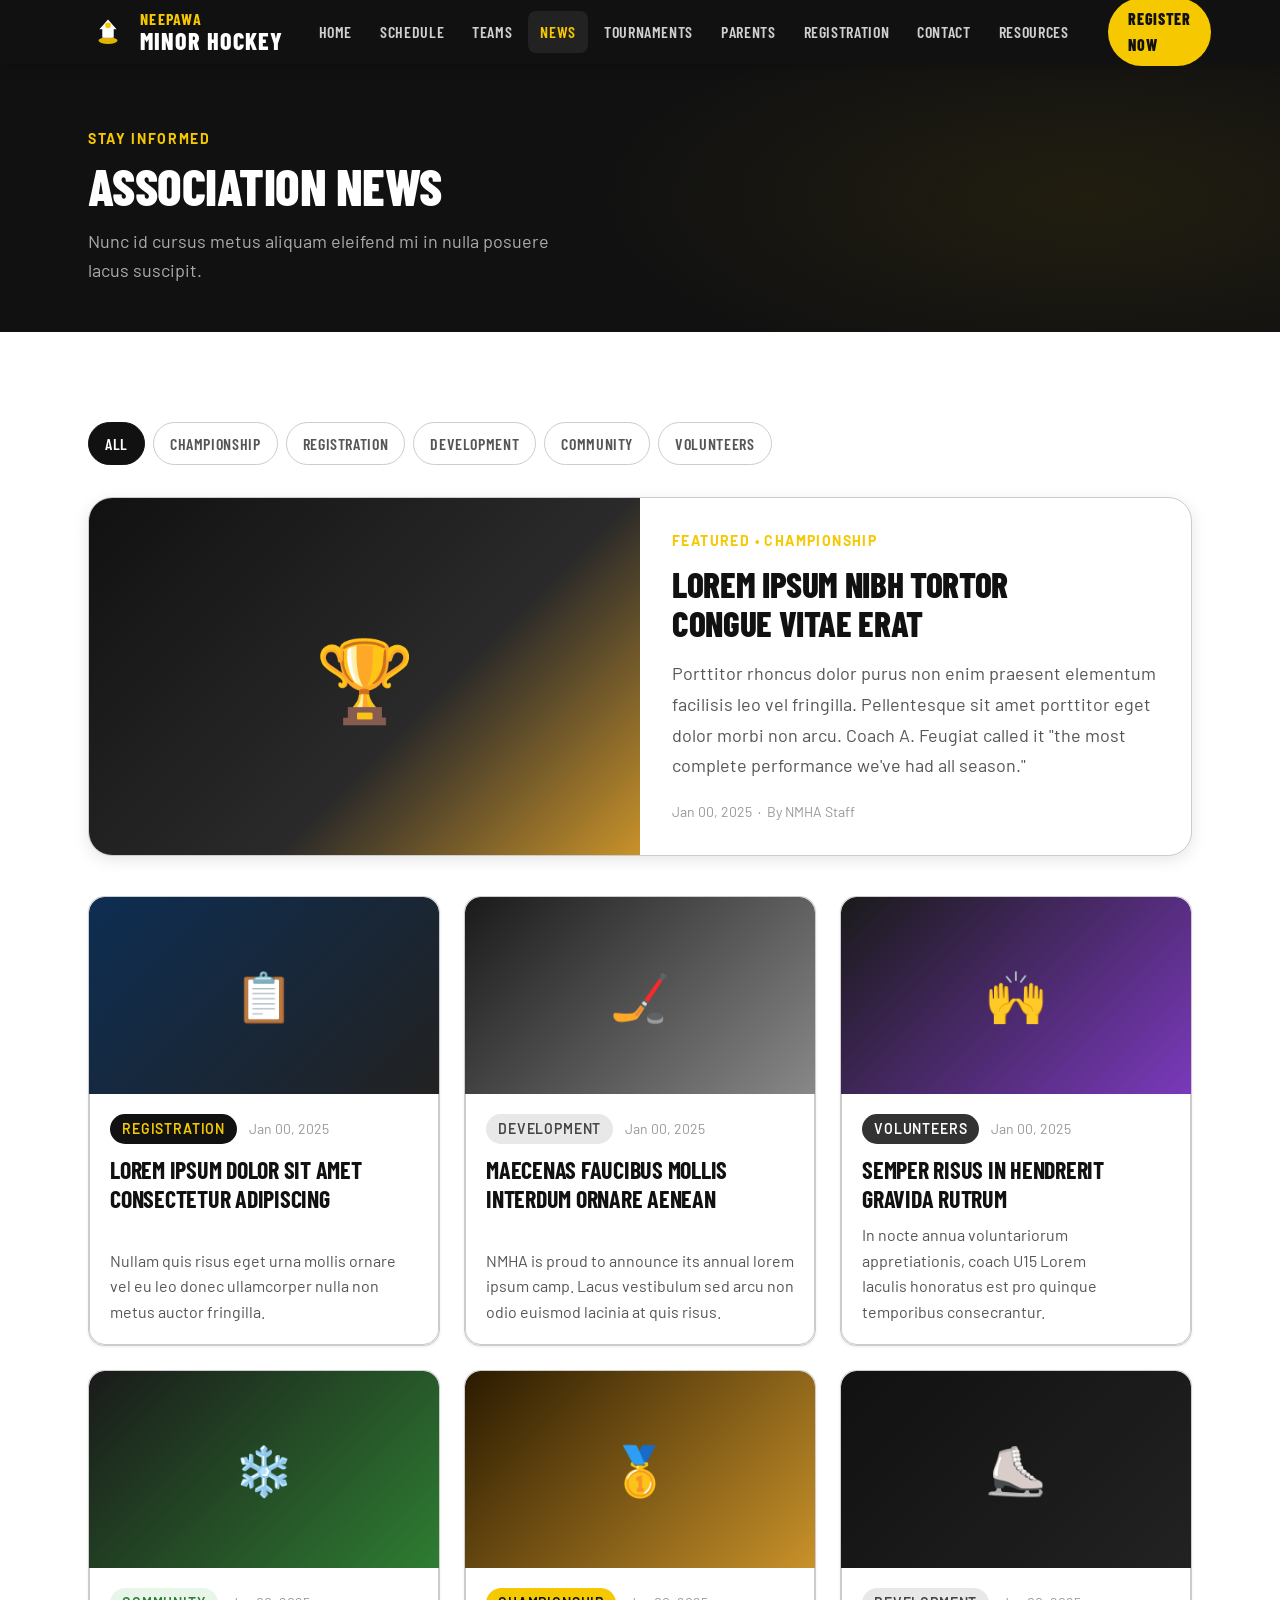
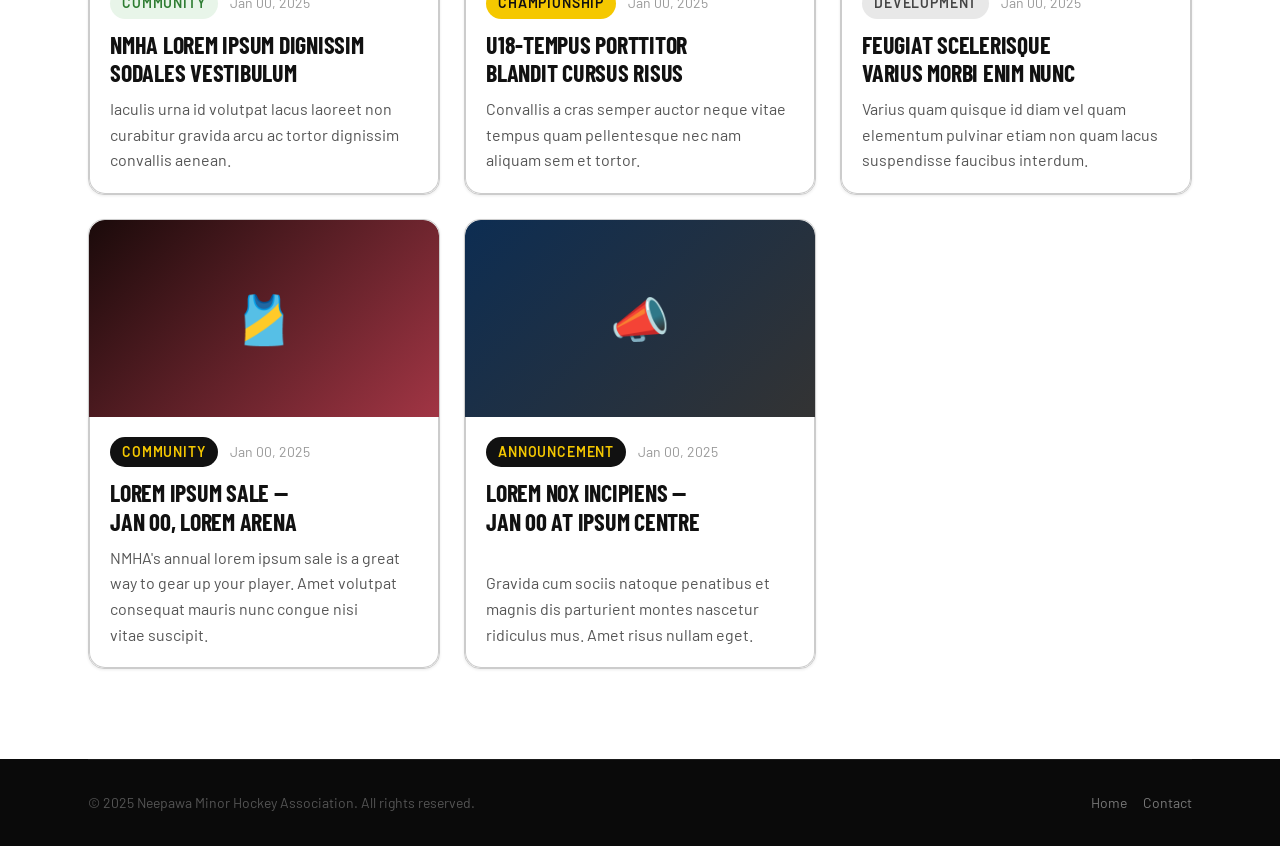
<file: news.html>
<!DOCTYPE html>
<html lang="en">
<head>
  <meta charset="UTF-8">
  <meta name="color-scheme" content="light">
  <meta name="viewport" content="width=device-width, initial-scale=1.0">
  <title>News — Neepawa Minor Hockey Association</title>
  <link rel="preconnect" href="https://fonts.googleapis.com">
  <link rel="preconnect" href="https://fonts.gstatic.com" crossorigin>
  <link href="https://fonts.googleapis.com/css2?family=Barlow+Condensed:wght@600;700;800;900&family=Barlow:wght@400;500;600;700&display=swap" rel="stylesheet">
  <link rel="stylesheet" href="css/tokens.css">
  <link rel="stylesheet" href="css/base.css">
  <link rel="stylesheet" href="css/nav.css">
  <link rel="stylesheet" href="css/components.css">
  <link rel="icon" type="image/svg+xml" href="img/favicon.svg">
  <style>
    .news-filter { display: flex; gap: var(--space-2); flex-wrap: wrap; margin-bottom: var(--space-8); }
    .news-filter-btn {
      padding: var(--space-2) var(--space-4);
      border-radius: var(--radius-full);
      font-size: var(--text-sm);
      font-weight: 600;
      font-family: var(--font-display);
      text-transform: uppercase;
      letter-spacing: 0.04em;
      cursor: pointer;
      border: 1.5px solid var(--color-border);
      color: var(--color-text-muted);
      background: var(--color-surface);
      transition: all var(--transition-interactive);
    }
    .news-filter-btn:hover { border-color: #111; color: #111; }
    .news-filter-btn.active { background: #111; color: #fff; border-color: #111; }

    .featured-article {
      display: grid;
      grid-template-columns: 1fr 1fr;
      gap: 0;
      background: var(--color-surface);
      border: 1px solid var(--color-border);
      border-radius: var(--radius-2xl);
      overflow: hidden;
      margin-bottom: var(--space-10);
      box-shadow: var(--shadow-md);
    }
    .featured-article__img {
      min-height: 320px;
      background: linear-gradient(135deg, #111111 0%, #2a2a2a 60%, #c9922a 100%);
      display: flex;
      align-items: center;
      justify-content: center;
      font-size: 5rem;
    }
    .featured-article__body { padding: var(--space-8); display: flex; flex-direction: column; justify-content: center; }
    .featured-article__label { font-size: var(--text-xs); font-weight: 700; letter-spacing: 0.1em; text-transform: uppercase; color: #f5c800; margin-bottom: var(--space-3); }
    .featured-article__title { font-family: var(--font-display); font-size: var(--text-xl); font-weight: 800; text-transform: uppercase; line-height: 1.1; margin-bottom: var(--space-4); color: var(--color-text); }
    .featured-article__excerpt { font-size: var(--text-base); color: var(--color-text-muted); line-height: 1.7; margin-bottom: var(--space-5); }
    .featured-article__meta { font-size: var(--text-xs); color: var(--color-text-faint); }

    @media (max-width: 768px) {
      .featured-article { grid-template-columns: 1fr; }
      .featured-article__img { min-height: 200px; }
    }
  </style>
</head>
<body class="page-body">
<header class="site-header">
    <div class="container nav-inner">
      <a href="index.html" class="nav-logo">
        <svg class="nav-logo__icon" viewBox="0 0 42 42" fill="none"><circle cx="21" cy="21" r="21" fill="#111111"/><ellipse cx="21" cy="30" rx="10" ry="3.5" fill="#f5c800" opacity="0.9"/><path d="M12 18 L21 8 L30 18 L27 18 L27 27 L15 27 L15 18 Z" fill="white"/><circle cx="21" cy="14" r="3" fill="#f5c800"/></svg>
        <div class="nav-logo__text"><span class="nav-logo__top">Neepawa</span><span class="nav-logo__bottom">Minor Hockey</span></div>
      </a>
            <nav aria-label="Main navigation">
        <ul class="nav-links" role="list">
          <li><a href="index.html">Home</a></li>
          <li><a href="schedule.html">Schedule</a></li>
          <li><a href="teams.html">Teams</a></li>
          <li><a href="news.html" class="active">News</a></li>
          <li><a href="tournaments.html">Tournaments</a></li>
          <li><a href="parents.html">Parents</a></li>
          <li><a href="registration.html">Registration</a></li>
          <li><a href="contact.html">Contact</a></li>
          <li class="nav-dropdown">
            <button class="nav-dropdown__btn" aria-haspopup="true" aria-expanded="false">
              Resources
              <svg class="nav-dropdown__arrow" width="12" height="12" viewBox="0 0 24 24" fill="none" stroke="currentColor" stroke-width="2.5"><polyline points="6 9 12 15 18 9"/></svg>
            </button>
            <ul class="nav-dropdown__menu" role="menu">
              <li><a href="manager-resources.html" role="menuitem">Manager Resources</a></li>
              <li><a href="faq.html" role="menuitem">FAQs</a></li>
              <li class="nav-dropdown__divider"></li>
              <li><a href="parents.html" role="menuitem">Parents Guide</a></li>
              <li><a href="registration.html" role="menuitem">Registration Info</a></li>
              <li><a href="contact.html" role="menuitem">Contact Us</a></li>
            </ul>
          </li>
        </ul>
      </nav>
            <div class="nav-actions">
        <a href="registration.html" class="nav-register">Register Now</a>
        <button class="nav-hamburger" id="nav-hamburger" aria-label="Open menu" aria-expanded="false">
          <span></span><span></span><span></span>
        </button>
      </div>
    </div>
        <nav class="mobile-menu" id="mobile-menu" aria-label="Mobile navigation">
      <a href="index.html">Home</a>
      <a href="schedule.html">Schedule</a>
      <a href="teams.html">Teams</a>
      <a href="news.html" class="active">News</a>
      <a href="tournaments.html">Tournaments</a>
      <a href="parents.html">Parents</a>
      <a href="registration.html">Registration</a>
      <a href="contact.html">Contact</a>
      <div class="mobile-menu-section">Resources</div>
      <a href="manager-resources.html">Manager Resources</a>
      <a href="faq.html">FAQs</a>
      <div class="mobile-menu-section">Quick Links</div>
      <a href="parents.html">Parents Guide</a>
      <a href="registration.html">Registration Info</a>
      <a href="contact.html">Contact Us</a>
      <a href="registration.html" class="register-mobile">Register Now</a>
    </nav>
  </header>

  <main>
    <div class="page-hero">
      <div class="container page-hero__content">
        <div class="page-hero__eyebrow">Stay Informed</div>
        <h1 class="page-hero__title">Association News</h1>
        <p class="page-hero__sub">Nunc id cursus metus aliquam eleifend mi in nulla posuere lacus suscipit.</p>
      </div>
    </div>

    <section>
      <div class="container">

        <!-- Filter -->
        <div class="news-filter">
          <button class="news-filter-btn active" data-filter="all">All</button>
          <button class="news-filter-btn" data-filter="championship">Championship</button>
          <button class="news-filter-btn" data-filter="registration">Registration</button>
          <button class="news-filter-btn" data-filter="development">Development</button>
          <button class="news-filter-btn" data-filter="community">Community</button>
          <button class="news-filter-btn" data-filter="volunteer">Volunteers</button>
        </div>

        <!-- Featured Article -->
        <div class="featured-article">
          <div class="featured-article__img">🏆</div>
          <div class="featured-article__body">
            <div class="featured-article__label">Featured • Championship</div>
            <h2 class="featured-article__title">Lorem Ipsum Nibh Tortor Congue Vitae Erat</h2>
            <p class="featured-article__excerpt">
              Porttitor rhoncus dolor purus non enim praesent elementum facilisis leo vel fringilla. Pellentesque sit amet porttitor eget dolor morbi non arcu. Coach A. Feugiat called it "the most complete performance we've had all season."
            </p>
            <div class="featured-article__meta">Jan 00, 2025 &nbsp;·&nbsp; By NMHA Staff</div>
          </div>
        </div>

        <!-- News Grid -->
        <div class="news-grid" id="news-grid">

          <a href="#" class="news-card card card--hover" data-category="registration">
            <div class="news-card__img" style="background:linear-gradient(135deg,#0d2d52,#222222); display:flex; align-items:center; justify-content:center; font-size:3rem;">📋</div>
            <div class="news-card__body">
              <div class="news-card__meta"><span class="badge badge--navy">Registration</span><span style="font-size:var(--text-xs); color:var(--color-text-faint);">Jan 00, 2025</span></div>
              <h3 class="news-card__title">Lorem Ipsum Dolor Sit Amet Consectetur Adipiscing</h3>
              <p class="news-card__excerpt">Nullam quis risus eget urna mollis ornare vel eu leo donec ullamcorper nulla non metus auctor fringilla.</p>
            </div>
          </a>

          <a href="#" class="news-card card card--hover" data-category="development">
            <div class="news-card__img" style="background:linear-gradient(135deg,#1a1a1a,#888888); display:flex; align-items:center; justify-content:center; font-size:3rem;">🏒</div>
            <div class="news-card__body">
              <div class="news-card__meta"><span class="badge badge--ice">Development</span><span style="font-size:var(--text-xs); color:var(--color-text-faint);">Jan 00, 2025</span></div>
              <h3 class="news-card__title">Maecenas Faucibus Mollis Interdum Ornare Aenean</h3>
              <p class="news-card__excerpt">NMHA is proud to announce its annual lorem ipsum camp. Lacus vestibulum sed arcu non odio euismod lacinia at quis risus.</p>
            </div>
          </a>

          <a href="#" class="news-card card card--hover" data-category="volunteer">
            <div class="news-card__img" style="background:linear-gradient(135deg,#1a1a1a,#7a39bb); display:flex; align-items:center; justify-content:center; font-size:3rem;">🙌</div>
            <div class="news-card__body">
              <div class="news-card__meta"><span class="badge" style="background:#333;color:#fff;">Volunteers</span><span style="font-size:var(--text-xs); color:var(--color-text-faint);">Jan 00, 2025</span></div>
              <h3 class="news-card__title">Semper Risus In Hendrerit Gravida Rutrum</h3>
              <p class="news-card__excerpt">In nocte annua voluntariorum appretiationis, coach U15 Lorem Iaculis honoratus est pro quinque temporibus consecrantur.</p>
            </div>
          </a>

          <a href="#" class="news-card card card--hover" data-category="community">
            <div class="news-card__img" style="background:linear-gradient(135deg,#1a1a1a,#2e7d32); display:flex; align-items:center; justify-content:center; font-size:3rem;">❄️</div>
            <div class="news-card__body">
              <div class="news-card__meta"><span class="badge badge--success">Community</span><span style="font-size:var(--text-xs); color:var(--color-text-faint);">Jan 00, 2025</span></div>
              <h3 class="news-card__title">NMHA Lorem Ipsum Dignissim Sodales Vestibulum</h3>
              <p class="news-card__excerpt">Iaculis urna id volutpat lacus laoreet non curabitur gravida arcu ac tortor dignissim convallis aenean.</p>
            </div>
          </a>

          <a href="#" class="news-card card card--hover" data-category="championship">
            <div class="news-card__img" style="background:linear-gradient(135deg,#2a1a00,#c9922a); display:flex; align-items:center; justify-content:center; font-size:3rem;">🥇</div>
            <div class="news-card__body">
              <div class="news-card__meta"><span class="badge badge--accent">Championship</span><span style="font-size:var(--text-xs); color:var(--color-text-faint);">Jan 00, 2025</span></div>
              <h3 class="news-card__title">U18-TEMPUS Porttitor Blandit Cursus Risus</h3>
              <p class="news-card__excerpt">Convallis a cras semper auctor neque vitae tempus quam pellentesque nec nam aliquam sem et tortor.</p>
            </div>
          </a>

          <a href="#" class="news-card card card--hover" data-category="development">
            <div class="news-card__img" style="background:linear-gradient(135deg,#111111,#222222); display:flex; align-items:center; justify-content:center; font-size:3rem;">⛸️</div>
            <div class="news-card__body">
              <div class="news-card__meta"><span class="badge badge--ice">Development</span><span style="font-size:var(--text-xs); color:var(--color-text-faint);">Jan 00, 2025</span></div>
              <h3 class="news-card__title">Feugiat Scelerisque Varius Morbi Enim Nunc</h3>
              <p class="news-card__excerpt">Varius quam quisque id diam vel quam elementum pulvinar etiam non quam lacus suspendisse faucibus interdum.</p>
            </div>
          </a>

          <a href="#" class="news-card card card--hover" data-category="community">
            <div class="news-card__img" style="background:linear-gradient(135deg,#1a0a0a,#a13544); display:flex; align-items:center; justify-content:center; font-size:3rem;">🎽</div>
            <div class="news-card__body">
              <div class="news-card__meta"><span class="badge badge--navy">Community</span><span style="font-size:var(--text-xs); color:var(--color-text-faint);">Jan 00, 2025</span></div>
              <h3 class="news-card__title">Lorem Ipsum Sale — Jan 00, Lorem Arena</h3>
              <p class="news-card__excerpt">NMHA's annual lorem ipsum sale is a great way to gear up your player. Amet volutpat consequat mauris nunc congue nisi vitae suscipit.</p>
            </div>
          </a>

          <a href="#" class="news-card card card--hover" data-category="registration">
            <div class="news-card__img" style="background:linear-gradient(135deg,#0d2d52,#333333); display:flex; align-items:center; justify-content:center; font-size:3rem;">📣</div>
            <div class="news-card__body">
              <div class="news-card__meta"><span class="badge badge--navy">Announcement</span><span style="font-size:var(--text-xs); color:var(--color-text-faint);">Jan 00, 2025</span></div>
              <h3 class="news-card__title">Lorem Nox Incipiens — Jan 00 at Ipsum Centre</h3>
              <p class="news-card__excerpt">Gravida cum sociis natoque penatibus et magnis dis parturient montes nascetur ridiculus mus. Amet risus nullam eget.</p>
            </div>
          </a>

        </div>
      </div>
    </section>
  </main>

  <footer class="site-footer">
    <div class="container">
      <div class="footer-bottom" style="padding-block: var(--space-8);">
        <span>© 2025 Neepawa Minor Hockey Association. All rights reserved.</span>
        <div style="display:flex; gap: var(--space-4);">
          <a href="index.html">Home</a>
          <a href="contact.html">Contact</a>
        </div>
      </div>
    </div>
  </footer>
  <script src="js/main.js"></script>
<script data-pplx-inline-edit>
(function () {
  if (window === window.top) return;

  const allowedParentOrigins = ["https://www.perplexity.ai","https://perplexity.ai","https://testing.perplexity.ai","https://staging.perplexity.ai","https://*.preview.i.perplexity.ai","http://localhost:3000","http://127.0.0.1:3000","http://localhost:5173","http://127.0.0.1:5173"];
  const MAX_FONT_BYTES = 500 * 1024;
  const MAX_TOTAL_FONT_BYTES = 2 * 1024 * 1024;
  let scrollForwarding = false;
  let scrollRaf = 0;
  let trustedTopOrigin = null;

  // Allow entries like "https://*.preview.i.perplexity.ai" — the wildcard
  // matches a single DNS label (no dots), so "https://*.foo" cannot stretch
  // across multiple labels.
  function matchesAllowedOrigin(origin) {
    if (!origin) return false;
    for (const entry of allowedParentOrigins) {
      if (!entry.includes("*")) {
        if (entry === origin) return true;
        continue;
      }
      const pattern = new RegExp(
        "^" +
          entry.replace(/[.+?^${}()|[\]\\]/g, "\\$&").replace(/\*/g, "[^.]+") +
          "$",
      );
      if (pattern.test(origin)) return true;
    }
    return false;
  }

  // Trust decision: when the sender is same-origin-visible (event.origin is a
  // real origin like https://www.perplexity.ai) we trust event.origin directly.
  // When event.origin is "null" (opaque broker srcdoc), we fall back to the
  // broker's stamped `parentOrigin` to identify the top window. The fallback
  // is claim-only — we rely on the browser's native `targetOrigin` enforcement
  // on the response path (see postToTrustedTop) to ensure replies can't be
  // delivered to anyone but the actual top window of that claimed origin.
  function getTrustedParentOrigin(event) {
    const forwardedParentOrigin =
      typeof event.data.parentOrigin === "string" ? event.data.parentOrigin : null;
    const parentOrigin = event.origin === "null" ? forwardedParentOrigin : event.origin;
    return matchesAllowedOrigin(parentOrigin) ? parentOrigin : null;
  }

  // All responses go to window.top with targetOrigin = the allowlisted origin.
  // An attacker that iframes us inside their own null-origin broker can claim
  // any parentOrigin they like, but the browser will drop the reply whenever
  // the real top's origin doesn't match — so the screenshot never leaves.
  function postToTrustedTop(message) {
    if (!trustedTopOrigin) return;
    try {
      window.top.postMessage(message, trustedTopOrigin);
    } catch (_error) {}
  }

  function inlineAll(original, clone) {
    if (original.nodeType !== 1 || clone.nodeType !== 1) return;

    try {
      const computedStyle = getComputedStyle(original);
      // cssText on a computed style is the serialized declaration in modern
      // Chromium/Safari — a single read beats enumerating ~400 longhand
      // properties. Firefox returns "" here, so we fall back on empty.
      const serialized = computedStyle.cssText;
      if (serialized) {
        clone.style.cssText = serialized;
      } else {
        const parts = new Array(computedStyle.length);
        for (let index = 0; index < computedStyle.length; index += 1) {
          const property = computedStyle[index];
          parts[index] = `${property}:${computedStyle.getPropertyValue(property)};`;
        }
        clone.style.cssText = parts.join("");
      }
    } catch (_error) {}

    const originalChildren = original.children;
    const clonedChildren = clone.children;
    for (
      let index = 0;
      index < originalChildren.length && index < clonedChildren.length;
      index += 1
    ) {
      inlineAll(originalChildren[index], clonedChildren[index]);
    }
  }

  function extractFontUrl(srcValue) {
    const matches = [
      ...srcValue.matchAll(
        /url\(["']?([^"')]+)["']?\)(?:\s*format\(["']?([^"')]+)["']?\))?/gi,
      ),
    ];
    if (matches.length === 0) return null;
    const woff2 = matches.find((m) => m[2] && m[2].toLowerCase().includes("woff2"));
    if (woff2) return woff2[1];
    const woff = matches.find((m) => m[2] && m[2].toLowerCase().includes("woff"));
    if (woff) return woff[1];
    return matches[0][1];
  }

  // Cache resolved font URL -> data URI across captures. Fonts on a page
  // essentially never change, and a batch run emits multiple captures back to
  // back — without this we'd refetch + re-base64 every time.
  const fontDataUriCache = new Map();
  const SRC_DECLARATION_RE = /src\s*:\s*[^;}]+/i;

  async function fetchAsDataUri(url) {
    if (fontDataUriCache.has(url)) return fontDataUriCache.get(url);
    let dataUri = null;
    try {
      const response = await fetch(url, { mode: "cors", credentials: "omit" });
      if (response.ok) {
        const blob = await response.blob();
        if (blob.size <= MAX_FONT_BYTES) {
          dataUri = await new Promise((resolve) => {
            const reader = new FileReader();
            reader.onloadend = () =>
              resolve(typeof reader.result === "string" ? reader.result : null);
            reader.onerror = () => resolve(null);
            reader.readAsDataURL(blob);
          });
        }
      }
    } catch (_error) {
      dataUri = null;
    }
    fontDataUriCache.set(url, dataUri);
    return dataUri;
  }

  function collectFontFaceRuleTexts() {
    const rules = [];
    for (const sheet of document.styleSheets) {
      let cssRules;
      try {
        cssRules = sheet.cssRules;
      } catch (_error) {
        continue;
      }
      if (!cssRules) continue;
      for (const rule of cssRules) {
        const cssText = rule.cssText || "";
        if (cssText.startsWith("@font-face")) rules.push(cssText);
      }
    }
    return rules;
  }

  async function buildInlinedFontCss() {
    const ruleTexts = collectFontFaceRuleTexts();
    if (ruleTexts.length === 0) return null;

    const resolved = ruleTexts.map((cssText) => {
      if (!SRC_DECLARATION_RE.test(cssText)) return null;
      const srcMatch = cssText.match(/src\s*:\s*([^;}]+)[;}]/i);
      if (!srcMatch) return null;
      const url = extractFontUrl(srcMatch[1]);
      if (!url) return null;
      try {
        return { cssText, url: new URL(url, document.baseURI).href };
      } catch (_error) {
        return null;
      }
    });

    const dataUris = await Promise.all(
      resolved.map((entry) => (entry ? fetchAsDataUri(entry.url) : Promise.resolve(null))),
    );

    const inlined = [];
    let totalBytes = 0;
    for (let index = 0; index < resolved.length; index += 1) {
      const entry = resolved[index];
      const dataUri = dataUris[index];
      if (!entry || !dataUri) continue;
      const approxBytes = dataUri.length * 0.75;
      if (totalBytes + approxBytes > MAX_TOTAL_FONT_BYTES) break;
      totalBytes += approxBytes;
      inlined.push(entry.cssText.replace(SRC_DECLARATION_RE, `src: url("${dataUri}")`));
    }
    return inlined.length > 0 ? inlined.join("\n") : null;
  }

  function stripExternal(clone) {
    const images = clone.querySelectorAll("img");
    for (let index = 0; index < images.length; index += 1) {
      const src = images[index].getAttribute("src");
      if (src && !src.startsWith("data:")) images[index].removeAttribute("src");
    }

    const elements = clone.querySelectorAll("*");
    for (let index = 0; index < elements.length; index += 1) {
      const style = elements[index].style.cssText;
      if (style && style.includes("url(")) {
        elements[index].style.cssText = style.replace(
          /url\(["']?(?!data:)[^)"']*["']?\)/gi,
          "none",
        );
      }
    }
  }

  function emitScroll() {
    scrollRaf = 0;
    if (!scrollForwarding) return;
    postToTrustedTop({
      type: "INLINE_EDIT_SCROLL",
      scrollX: window.scrollX,
      scrollY: window.scrollY,
    });
  }

  window.addEventListener(
    "scroll",
    function () {
      if (!scrollForwarding || scrollRaf) return;
      scrollRaf = requestAnimationFrame(emitScroll);
    },
    { passive: true, capture: true },
  );

  async function handleCaptureRequest(event) {
    const requestId = event.data.requestId;
    const scrollX = window.scrollX;
    const scrollY = window.scrollY;
    const width = window.innerWidth;
    const height = window.innerHeight;

    function postResult(dataUrl) {
      postToTrustedTop({
        type: "INLINE_EDIT_SCREENSHOT_RESULT",
        requestId,
        dataUrl,
        scrollX,
        scrollY,
      });
    }

    try {
      // Wait for any pending web fonts to resolve so both inline metrics and
      // the @font-face inlining below see the same loaded faces.
      if (document.fonts && document.fonts.ready) {
        try {
          await document.fonts.ready;
        } catch (_error) {}
      }

      const clone = document.documentElement.cloneNode(true);
      inlineAll(document.documentElement, clone);

      const removedNodes = clone.querySelectorAll("script,link[rel=\"stylesheet\"],style");
      for (let index = 0; index < removedNodes.length; index += 1) {
        removedNodes[index].remove();
      }

      stripExternal(clone);

      // Re-embed web fonts as data-URI @font-face rules so the SVG rasterizer
      // can resolve them — external font URLs aren't fetched during
      // foreignObject rendering, which would otherwise force a fallback face
      // and change text metrics.
      const inlinedFontCss = await buildInlinedFontCss();
      if (inlinedFontCss) {
        const styleEl = document.createElement("style");
        styleEl.textContent = inlinedFontCss;
        const head = clone.querySelector("head");
        if (head) head.appendChild(styleEl);
        else clone.insertBefore(styleEl, clone.firstChild);
      }

      const html = new XMLSerializer().serializeToString(clone);
      const svg =
        `<svg xmlns="http://www.w3.org/2000/svg" width="${width}" height="${height}">` +
        '<foreignObject width="100%" height="100%">' +
        `<div xmlns="http://www.w3.org/1999/xhtml" style="width:${width}px;height:${height}px;overflow:hidden">` +
        `<div style="position:relative;left:-${scrollX}px;top:-${scrollY}px">` +
        html +
        "</div></div></foreignObject></svg>";
      const svgUrl = `data:image/svg+xml;charset=utf-8,${encodeURIComponent(svg)}`;
      const image = new Image();
      image.onload = function () {
        const canvas = document.createElement("canvas");
        canvas.width = width;
        canvas.height = height;
        canvas.getContext("2d").drawImage(image, 0, 0);
        postResult(canvas.toDataURL("image/png"));
      };
      image.onerror = function () {
        postResult(null);
      };
      image.src = svgUrl;
    } catch (_error) {
      postResult(null);
    }
  }

  window.addEventListener("message", function (event) {
    if (!event.data) return;
    // Only accept messages from the direct parent frame. Blocks sibling /
    // unrelated-window postMessage senders that could otherwise reach us.
    if (event.source !== window.parent) return;

    const trustedParentOrigin = getTrustedParentOrigin(event);
    if (!trustedParentOrigin) return;
    trustedTopOrigin = trustedParentOrigin;

    if (event.data.type === "INLINE_EDIT_SCROLL_START") {
      scrollForwarding = true;
      emitScroll();
      return;
    }

    if (event.data.type === "INLINE_EDIT_SCROLL_STOP") {
      scrollForwarding = false;
      if (scrollRaf) cancelAnimationFrame(scrollRaf);
      scrollRaf = 0;
      return;
    }

    if (event.data.type !== "INLINE_EDIT_CAPTURE_REQUEST") return;

    handleCaptureRequest(event);
  });
})();


</script></body>
</html>
</file>
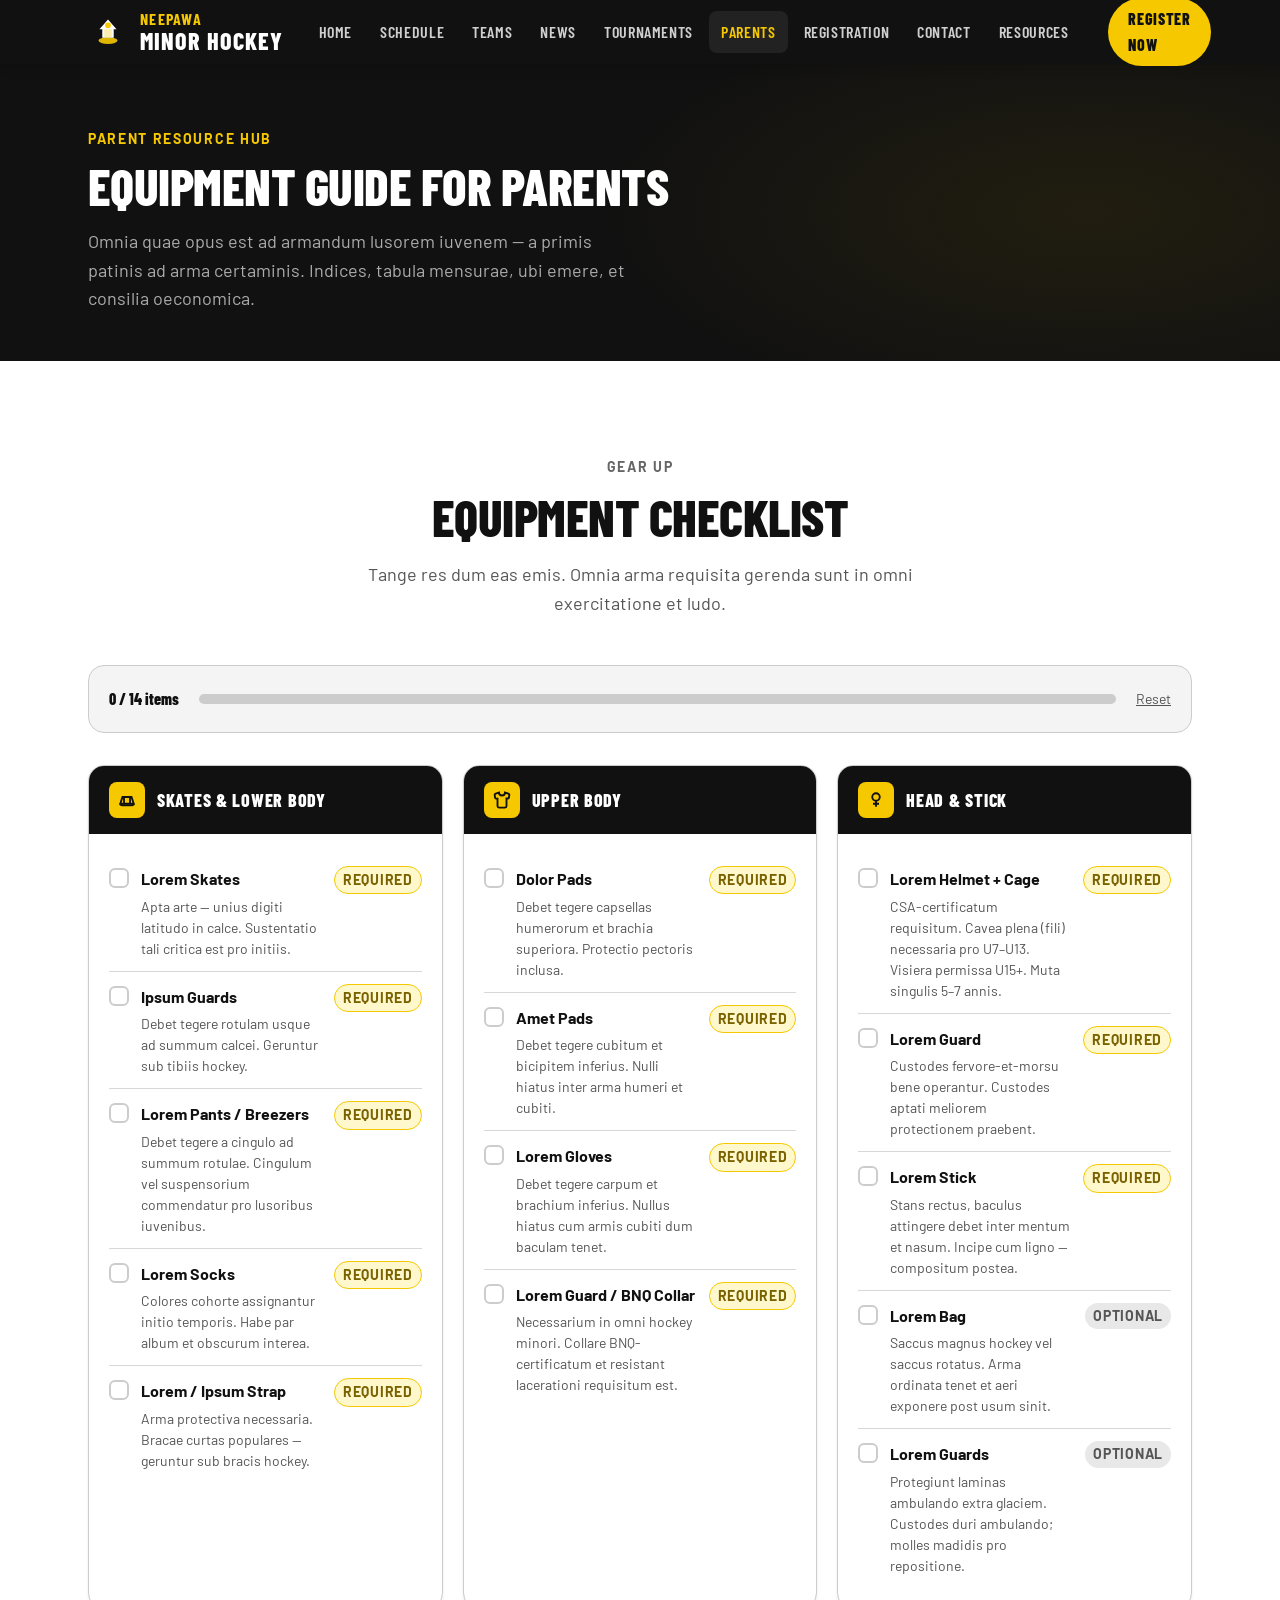
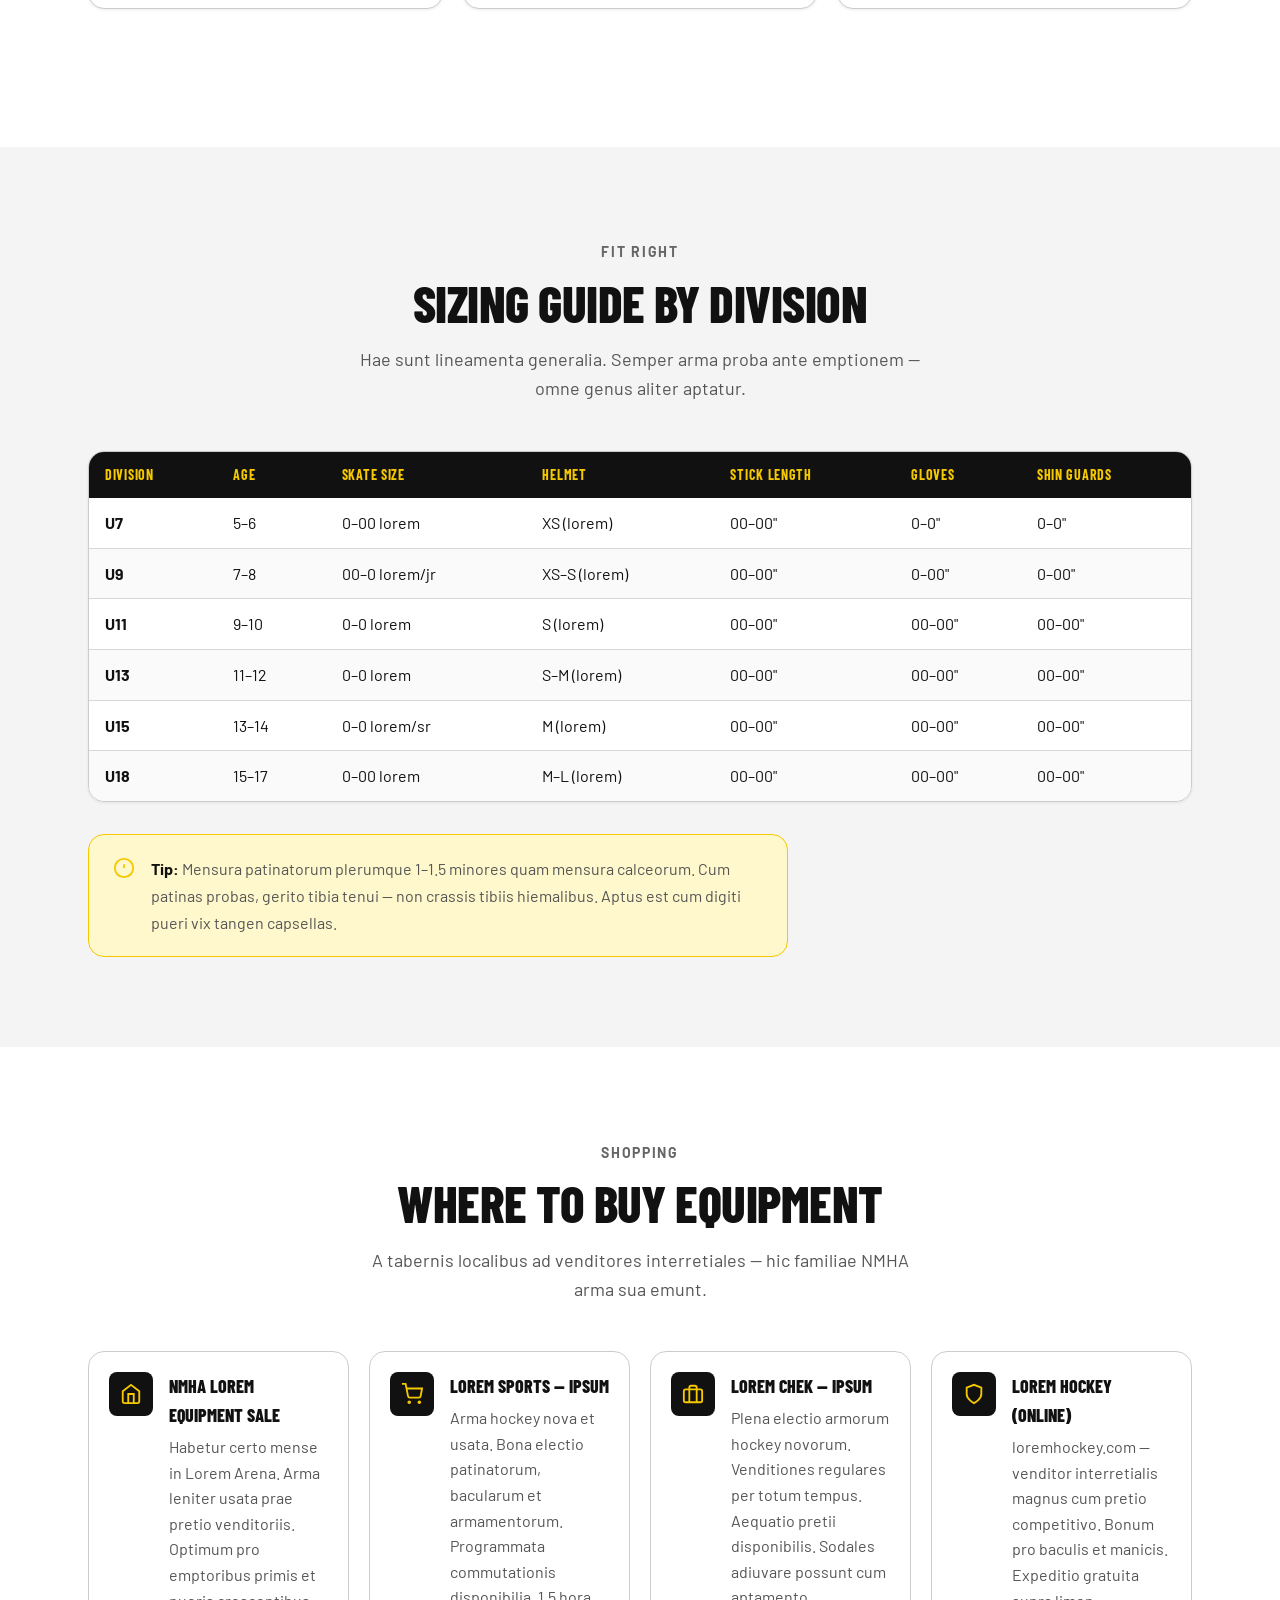
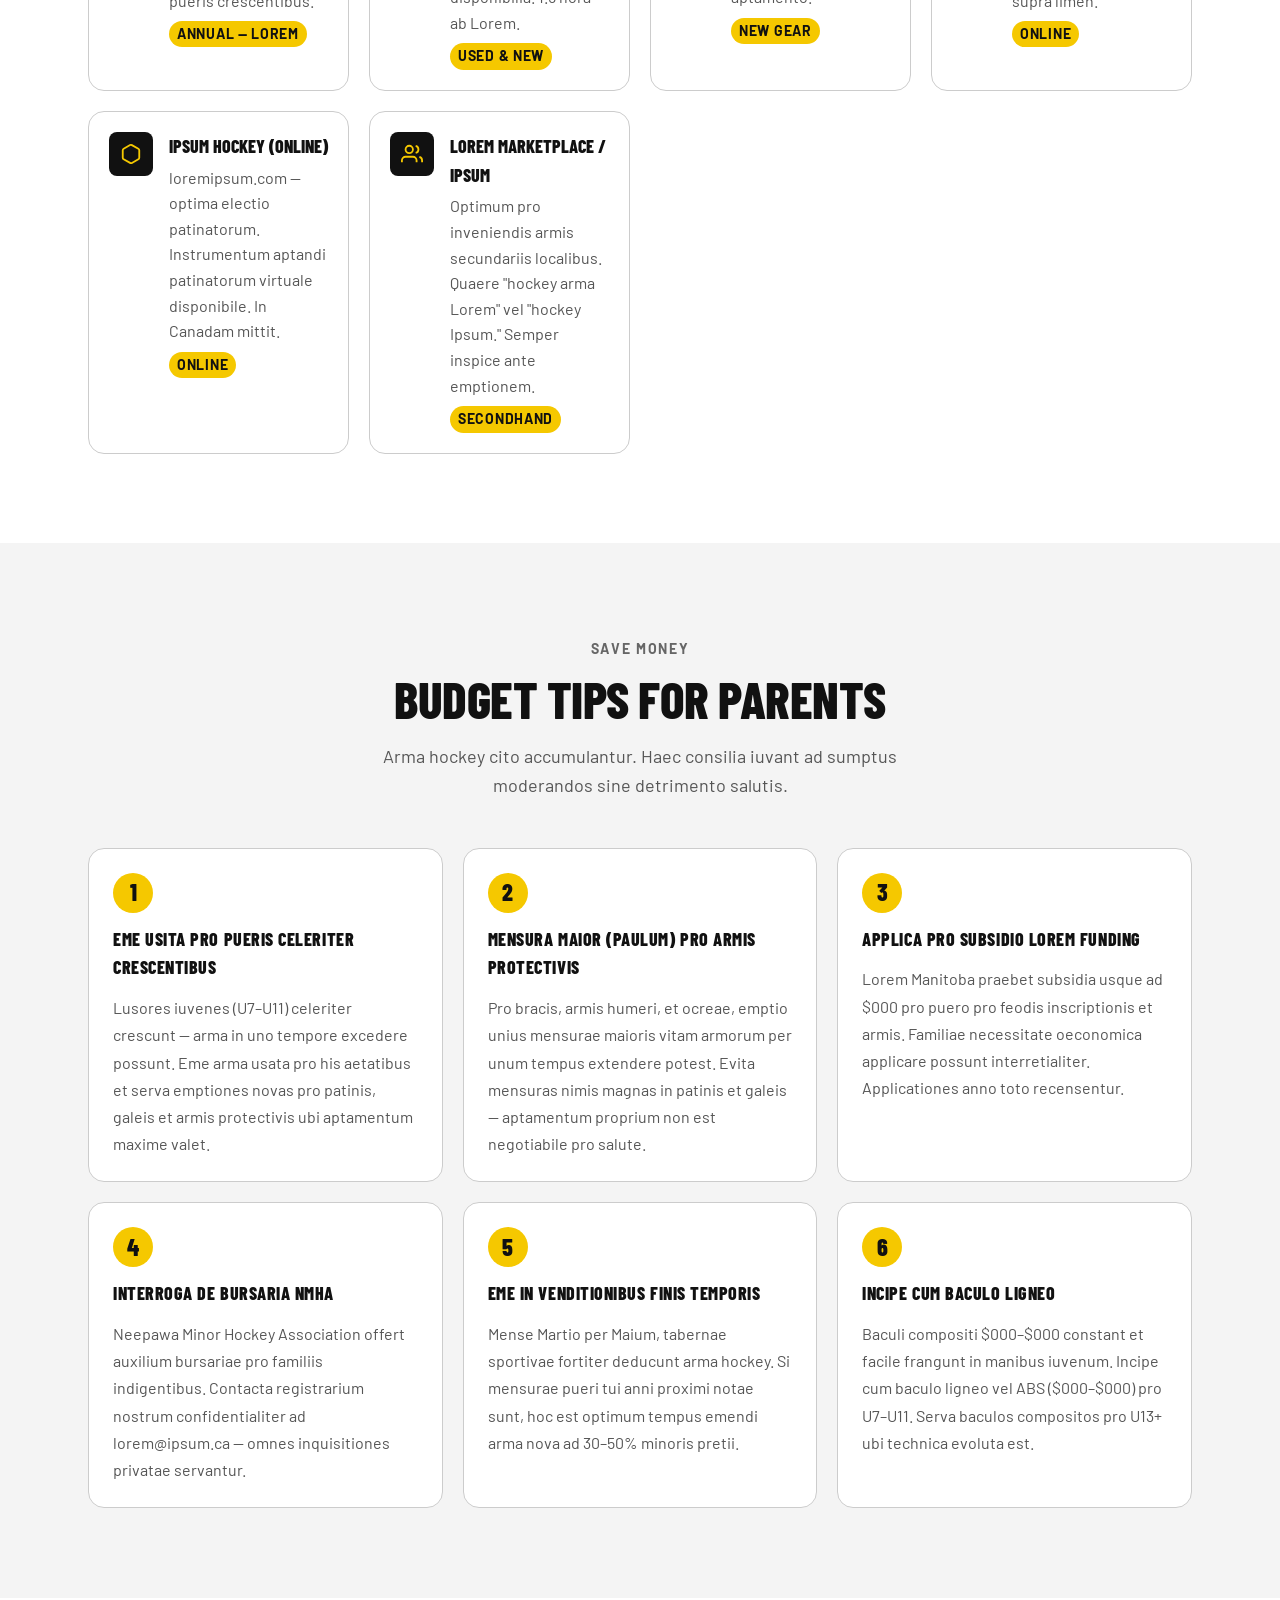
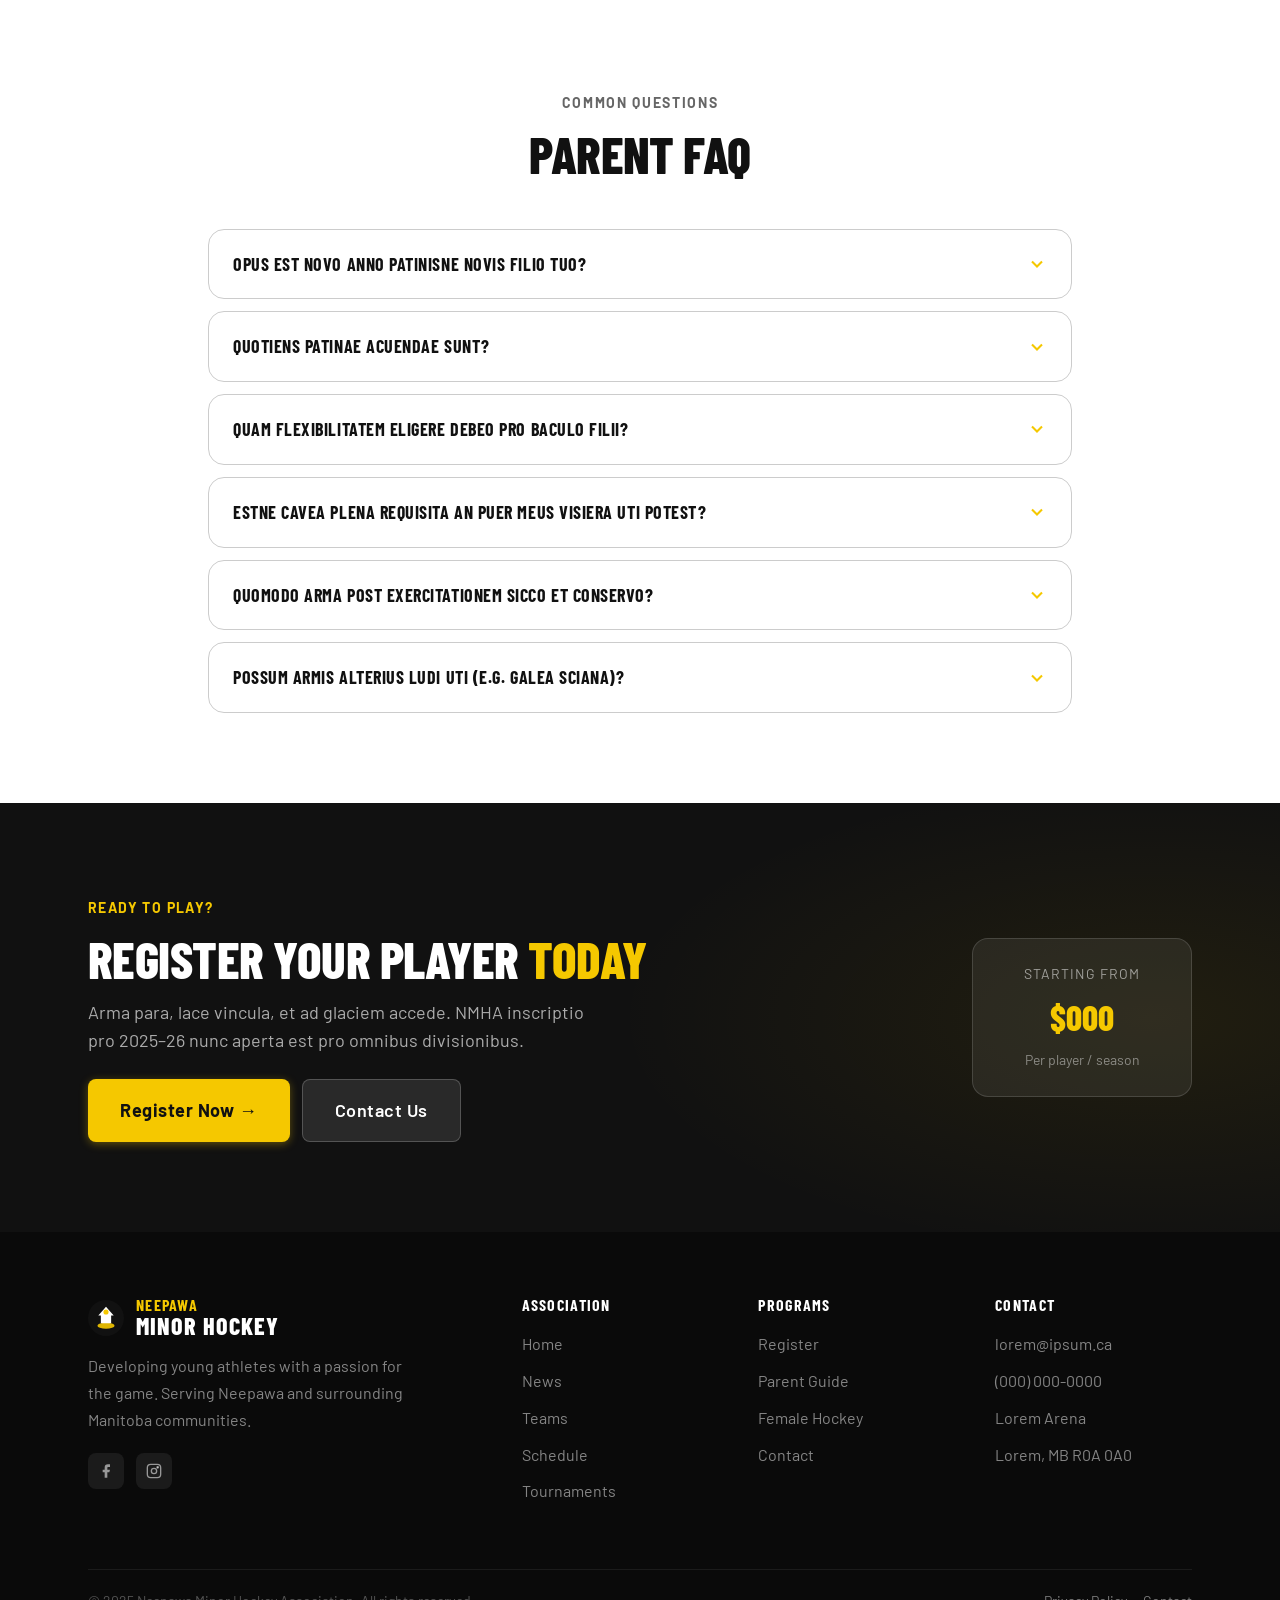
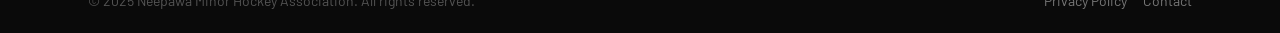
<file: parents.html>
<!DOCTYPE html>
<html lang="en">
<head>
  <meta charset="UTF-8">
  <meta name="color-scheme" content="light">
  <meta name="viewport" content="width=device-width, initial-scale=1.0">
  <title>Parents — Neepawa Minor Hockey Association</title>
  <meta name="description" content="Everything parents need to know about outfitting their young hockey player — lorem ipsum lists, sizing guides, where to buy, and budget tips.">
  <link rel="preconnect" href="https://fonts.googleapis.com">
  <link rel="preconnect" href="https://fonts.gstatic.com" crossorigin>
  <link href="https://fonts.googleapis.com/css2?family=Barlow+Condensed:wght@600;700;800;900&family=Barlow:wght@400;500;600;700&display=swap" rel="stylesheet">
  <link rel="stylesheet" href="css/tokens.css">
  <link rel="stylesheet" href="css/base.css">
  <link rel="stylesheet" href="css/nav.css">
  <link rel="stylesheet" href="css/components.css">
  <link rel="icon" type="image/svg+xml" href="img/favicon.svg">
  <style>

    /* ---- EQUIPMENT CHECKLIST CARD ---- */
    .equip-grid {
      display: grid;
      grid-template-columns: repeat(auto-fill, minmax(300px, 1fr));
      gap: var(--space-5);
      margin-bottom: var(--space-12);
    }

    .equip-card {
      background: #fff;
      border: 1px solid var(--color-border);
      border-radius: var(--radius-xl);
      overflow: hidden;
      box-shadow: var(--shadow-sm);
    }

    .equip-card__header {
      background: #111;
      padding: var(--space-4) var(--space-5);
      display: flex;
      align-items: center;
      gap: var(--space-3);
    }

    .equip-card__icon {
      width: 36px;
      height: 36px;
      background: #f5c800;
      border-radius: var(--radius-md);
      display: flex;
      align-items: center;
      justify-content: center;
      flex-shrink: 0;
      color: #111;
    }

    .equip-card__title {
      font-family: var(--font-display);
      font-size: var(--text-base);
      font-weight: 800;
      text-transform: uppercase;
      color: #fff;
      letter-spacing: 0.04em;
    }

    .equip-card__body { padding: var(--space-5); }

    .equip-item {
      display: flex;
      align-items: flex-start;
      gap: var(--space-3);
      padding: var(--space-3) 0;
      border-bottom: 1px solid var(--color-divider);
    }
    .equip-item:last-child { border-bottom: none; }

    .equip-item__check {
      width: 20px;
      height: 20px;
      border: 2px solid var(--color-border);
      border-radius: var(--radius-sm);
      flex-shrink: 0;
      margin-top: 2px;
      cursor: pointer;
      display: flex;
      align-items: center;
      justify-content: center;
      transition: background var(--transition-interactive), border-color var(--transition-interactive);
    }
    .equip-item__check.checked {
      background: #f5c800;
      border-color: #f5c800;
    }
    .equip-item__check.checked::after {
      content: '';
      width: 5px;
      height: 9px;
      border: 2px solid #111;
      border-top: none;
      border-left: none;
      transform: rotate(45deg) translateY(-1px);
      display: block;
    }

    .equip-item__info {}
    .equip-item__name {
      font-weight: 700;
      font-size: var(--text-sm);
      color: #111;
      margin-bottom: var(--space-1);
    }
    .equip-item__note {
      font-size: var(--text-xs);
      color: var(--color-text-muted);
      line-height: 1.5;
    }
    .equip-item__required {
      margin-left: auto;
      flex-shrink: 0;
      font-size: var(--text-xs);
      font-weight: 700;
      text-transform: uppercase;
      letter-spacing: 0.05em;
      padding: 2px var(--space-2);
      border-radius: var(--radius-full);
    }
    .required { background: #fff8cc; color: #7a6200; border: 1px solid #f5c800; }
    .optional { background: #e8e8e8; color: #555; }

    /* ---- SIZING TABLE ---- */
    .sizing-wrap {
      overflow-x: auto;
      border-radius: var(--radius-xl);
      border: 1px solid var(--color-border);
      box-shadow: var(--shadow-sm);
      margin-bottom: var(--space-8);
    }

    .sizing-table { width: 100%; font-size: var(--text-sm); }
    .sizing-table thead tr { background: #111; color: #f5c800; }
    .sizing-table thead th {
      padding: var(--space-3) var(--space-4);
      font-family: var(--font-display);
      font-weight: 700;
      text-transform: uppercase;
      letter-spacing: 0.05em;
      text-align: left;
      white-space: nowrap;
      font-size: var(--text-xs);
    }
    .sizing-table tbody tr { background: #fff; border-bottom: 1px solid var(--color-divider); }
    .sizing-table tbody tr:nth-child(even) { background: #fafafa; }
    .sizing-table tbody tr:last-child { border-bottom: none; }
    .sizing-table td { padding: var(--space-3) var(--space-4); color: #111; }
    .sizing-table td:first-child { font-weight: 700; }

    /* ---- BUDGET TIPS ---- */
    .tips-grid {
      display: grid;
      grid-template-columns: repeat(auto-fill, minmax(280px, 1fr));
      gap: var(--space-5);
    }

    .tip-card {
      background: #fff;
      border: 1px solid var(--color-border);
      border-radius: var(--radius-xl);
      padding: var(--space-6);
      display: flex;
      flex-direction: column;
      gap: var(--space-3);
    }

    .tip-card__num {
      width: 40px;
      height: 40px;
      background: #f5c800;
      border-radius: 50%;
      display: flex;
      align-items: center;
      justify-content: center;
      font-family: var(--font-display);
      font-weight: 800;
      font-size: var(--text-lg);
      color: #111;
      flex-shrink: 0;
    }

    .tip-card__title {
      font-family: var(--font-display);
      font-size: var(--text-base);
      font-weight: 800;
      text-transform: uppercase;
      color: #111;
      letter-spacing: 0.03em;
    }

    .tip-card__body {
      font-size: var(--text-sm);
      color: var(--color-text-muted);
      line-height: 1.7;
    }

    /* ---- WHERE TO BUY ---- */
    .stores-grid {
      display: grid;
      grid-template-columns: repeat(auto-fill, minmax(260px, 1fr));
      gap: var(--space-5);
    }

    .store-card {
      background: #fff;
      border: 1px solid var(--color-border);
      border-radius: var(--radius-xl);
      padding: var(--space-5);
      display: flex;
      gap: var(--space-4);
      align-items: flex-start;
    }

    .store-card__icon {
      width: 44px;
      height: 44px;
      background: #111;
      border-radius: var(--radius-md);
      display: flex;
      align-items: center;
      justify-content: center;
      flex-shrink: 0;
      color: #f5c800;
    }

    .store-card__name {
      font-family: var(--font-display);
      font-size: var(--text-base);
      font-weight: 800;
      text-transform: uppercase;
      color: #111;
      margin-bottom: var(--space-1);
    }

    .store-card__detail {
      font-size: var(--text-sm);
      color: var(--color-text-muted);
      line-height: 1.6;
    }

    .store-card__tag {
      display: inline-block;
      margin-top: var(--space-2);
      font-size: var(--text-xs);
      font-weight: 700;
      text-transform: uppercase;
      letter-spacing: 0.05em;
      padding: 2px var(--space-2);
      border-radius: var(--radius-full);
      background: #f5c800;
      color: #111;
    }

    /* ---- FAQ ---- */
    .faq-list { display: flex; flex-direction: column; gap: var(--space-3); }

    .faq-item {
      background: #fff;
      border: 1px solid var(--color-border);
      border-radius: var(--radius-xl);
      overflow: hidden;
    }

    .faq-q {
      width: 100%;
      padding: var(--space-5) var(--space-6);
      display: flex;
      align-items: center;
      justify-content: space-between;
      gap: var(--space-4);
      font-family: var(--font-display);
      font-size: var(--text-base);
      font-weight: 700;
      text-transform: uppercase;
      letter-spacing: 0.03em;
      color: #111;
      text-align: left;
      cursor: pointer;
      border: none;
      background: none;
      transition: background var(--transition-interactive);
    }
    .faq-q:hover { background: #fafafa; }
    .faq-q svg {
      flex-shrink: 0;
      transition: transform var(--transition-smooth);
      color: #f5c800;
    }
    .faq-item.open .faq-q svg { transform: rotate(180deg); }

    .faq-a {
      display: none;
      padding: 0 var(--space-6) var(--space-5);
      font-size: var(--text-sm);
      color: var(--color-text-muted);
      line-height: 1.7;
      border-top: 1px solid var(--color-divider);
    }
    .faq-item.open .faq-a { display: block; }

    /* ---- CHECKLIST PROGRESS ---- */
    .checklist-progress {
      background: #f4f4f4;
      border: 1px solid var(--color-border);
      border-radius: var(--radius-xl);
      padding: var(--space-5);
      margin-bottom: var(--space-8);
      display: flex;
      align-items: center;
      gap: var(--space-5);
    }
    .progress-bar-wrap {
      flex: 1;
      height: 10px;
      background: var(--color-border);
      border-radius: var(--radius-full);
      overflow: hidden;
    }
    .progress-bar {
      height: 100%;
      background: #f5c800;
      border-radius: var(--radius-full);
      width: 0%;
      transition: width 0.4s ease;
    }
    .progress-label {
      font-family: var(--font-display);
      font-size: var(--text-sm);
      font-weight: 800;
      color: #111;
      white-space: nowrap;
    }

  </style>
</head>
<body class="page-body">

  </div>

  <!-- HEADER -->
  <header class="site-header">
    <div class="container nav-inner">
      <a href="index.html" class="nav-logo">
        <svg class="nav-logo__icon" viewBox="0 0 42 42" fill="none" xmlns="http://www.w3.org/2000/svg" aria-label="NMHA Logo">
          <circle cx="21" cy="21" r="21" fill="#111111"/>
          <ellipse cx="21" cy="30" rx="10" ry="3.5" fill="#f5c800" opacity="0.9"/>
          <path d="M12 18 L21 8 L30 18 L27 18 L27 27 L15 27 L15 18 Z" fill="white"/>
          <path d="M17 27 L17 18 L25 18 L25 27" fill="rgba(245,200,0,0.3)"/>
          <circle cx="21" cy="14" r="3" fill="#f5c800"/>
        </svg>
        <div class="nav-logo__text">
          <span class="nav-logo__top">Neepawa</span>
          <span class="nav-logo__bottom">Minor Hockey</span>
        </div>
      </a>

            <nav aria-label="Main navigation">
        <ul class="nav-links" role="list">
          <li><a href="index.html">Home</a></li>
          <li><a href="schedule.html">Schedule</a></li>
          <li><a href="teams.html">Teams</a></li>
          <li><a href="news.html">News</a></li>
          <li><a href="tournaments.html">Tournaments</a></li>
          <li><a href="parents.html" class="active">Parents</a></li>
          <li><a href="registration.html">Registration</a></li>
          <li><a href="contact.html">Contact</a></li>
          <li class="nav-dropdown">
            <button class="nav-dropdown__btn" aria-haspopup="true" aria-expanded="false">
              Resources
              <svg class="nav-dropdown__arrow" width="12" height="12" viewBox="0 0 24 24" fill="none" stroke="currentColor" stroke-width="2.5"><polyline points="6 9 12 15 18 9"/></svg>
            </button>
            <ul class="nav-dropdown__menu" role="menu">
              <li><a href="manager-resources.html" role="menuitem">Manager Resources</a></li>
              <li><a href="faq.html" role="menuitem">FAQs</a></li>
              <li class="nav-dropdown__divider"></li>
              <li><a href="parents.html" role="menuitem">Parents Guide</a></li>
              <li><a href="registration.html" role="menuitem">Registration Info</a></li>
              <li><a href="contact.html" role="menuitem">Contact Us</a></li>
            </ul>
          </li>
        </ul>
      </nav>

            <div class="nav-actions">
        <a href="registration.html" class="nav-register">Register Now</a>
        <button class="nav-hamburger" id="nav-hamburger" aria-label="Open menu" aria-expanded="false">
          <span></span><span></span><span></span>
        </button>
      </div>
    </div>

        <nav class="mobile-menu" id="mobile-menu" aria-label="Mobile navigation">
      <a href="index.html">Home</a>
      <a href="schedule.html">Schedule</a>
      <a href="teams.html">Teams</a>
      <a href="news.html">News</a>
      <a href="tournaments.html">Tournaments</a>
      <a href="parents.html" class="active">Parents</a>
      <a href="registration.html">Registration</a>
      <a href="contact.html">Contact</a>
      <div class="mobile-menu-section">Resources</div>
      <a href="manager-resources.html">Manager Resources</a>
      <a href="faq.html">FAQs</a>
      <div class="mobile-menu-section">Quick Links</div>
      <a href="parents.html">Parents Guide</a>
      <a href="registration.html">Registration Info</a>
      <a href="contact.html">Contact Us</a>
      <a href="registration.html" class="register-mobile">Register Now</a>
    </nav>
  </header>

  <main>

    <!-- PAGE HERO -->
    <div class="page-hero">
      <div class="container page-hero__content">
        <div class="page-hero__eyebrow">Parent Resource Hub</div>
        <h1 class="page-hero__title">Equipment Guide for Parents</h1>
        <p class="page-hero__sub">Omnia quae opus est ad armandum lusorem iuvenem — a primis patinis ad arma certaminis. Indices, tabula mensurae, ubi emere, et consilia oeconomica.</p>
      </div>
    </div>

    <!-- ============================================================
         INTERACTIVE CHECKLIST
    ============================================================ -->
    <section>
      <div class="container">
        <div class="section-header">
          <span class="section-eyebrow">Gear Up</span>
          <h2 class="section-title">Equipment Checklist</h2>
          <p class="section-subtitle">Tange res dum eas emis. Omnia arma requisita gerenda sunt in omni exercitatione et ludo.</p>
        </div>

        <!-- Progress bar -->
        <div class="checklist-progress">
          <span class="progress-label" id="progress-label">0 / 14 items</span>
          <div class="progress-bar-wrap">
            <div class="progress-bar" id="progress-bar"></div>
          </div>
          <button onclick="resetChecklist()" style="font-size:var(--text-xs); color:var(--color-text-muted); text-decoration:underline; cursor:pointer; background:none; border:none;">Reset</button>
        </div>

        <div class="equip-grid">

          <!-- Skates & Lower Body -->
          <div class="equip-card">
            <div class="equip-card__header">
              <div class="equip-card__icon">
                <svg width="18" height="18" viewBox="0 0 24 24" fill="none" stroke="currentColor" stroke-width="2.5"><path d="M3 17l3-9h12l3 9H3z"/><path d="M3 17c0 1.1.9 2 2 2h14a2 2 0 002-2"/><line x1="8" y1="17" x2="8" y2="8"/><line x1="16" y1="17" x2="16" y2="8"/></svg>
              </div>
              <span class="equip-card__title">Skates &amp; Lower Body</span>
            </div>
            <div class="equip-card__body">
              <div class="equip-item">
                <div class="equip-item__check" data-item="skates"></div>
                <div class="equip-item__info">
                  <div class="equip-item__name">Lorem Skates</div>
                  <div class="equip-item__note">Apta arte — unius digiti latitudo in calce. Sustentatio tali critica est pro initiis.</div>
                </div>
                <span class="equip-item__required required">Required</span>
              </div>
              <div class="equip-item">
                <div class="equip-item__check" data-item="shin-guards"></div>
                <div class="equip-item__info">
                  <div class="equip-item__name">Ipsum Guards</div>
                  <div class="equip-item__note">Debet tegere rotulam usque ad summum calcei. Geruntur sub tibiis hockey.</div>
                </div>
                <span class="equip-item__required required">Required</span>
              </div>
              <div class="equip-item">
                <div class="equip-item__check" data-item="hockey-pants"></div>
                <div class="equip-item__info">
                  <div class="equip-item__name">Lorem Pants / Breezers</div>
                  <div class="equip-item__note">Debet tegere a cingulo ad summum rotulae. Cingulum vel suspensorium commendatur pro lusoribus iuvenibus.</div>
                </div>
                <span class="equip-item__required required">Required</span>
              </div>
              <div class="equip-item">
                <div class="equip-item__check" data-item="hockey-socks"></div>
                <div class="equip-item__info">
                  <div class="equip-item__name">Lorem Socks</div>
                  <div class="equip-item__note">Colores cohorte assignantur initio temporis. Habe par album et obscurum interea.</div>
                </div>
                <span class="equip-item__required required">Required</span>
              </div>
              <div class="equip-item">
                <div class="equip-item__check" data-item="jock"></div>
                <div class="equip-item__info">
                  <div class="equip-item__name">Lorem / Ipsum Strap</div>
                  <div class="equip-item__note">Arma protectiva necessaria. Bracae curtas populares — geruntur sub bracis hockey.</div>
                </div>
                <span class="equip-item__required required">Required</span>
              </div>
            </div>
          </div>

          <!-- Upper Body -->
          <div class="equip-card">
            <div class="equip-card__header">
              <div class="equip-card__icon">
                <svg width="18" height="18" viewBox="0 0 24 24" fill="none" stroke="currentColor" stroke-width="2.5"><path d="M20.38 3.46L16 2a4 4 0 01-8 0L3.62 3.46a2 2 0 00-1.34 2.23l.58 3.57a1 1 0 00.99.84H6v10c0 1.1.9 2 2 2h8a2 2 0 002-2V10h2.15a1 1 0 00.99-.84l.58-3.57a2 2 0 00-1.34-2.23z"/></svg>
              </div>
              <span class="equip-card__title">Upper Body</span>
            </div>
            <div class="equip-card__body">
              <div class="equip-item">
                <div class="equip-item__check" data-item="shoulder-pads"></div>
                <div class="equip-item__info">
                  <div class="equip-item__name">Dolor Pads</div>
                  <div class="equip-item__note">Debet tegere capsellas humerorum et brachia superiora. Protectio pectoris inclusa.</div>
                </div>
                <span class="equip-item__required required">Required</span>
              </div>
              <div class="equip-item">
                <div class="equip-item__check" data-item="elbow-pads"></div>
                <div class="equip-item__info">
                  <div class="equip-item__name">Amet Pads</div>
                  <div class="equip-item__note">Debet tegere cubitum et bicipitem inferius. Nulli hiatus inter arma humeri et cubiti.</div>
                </div>
                <span class="equip-item__required required">Required</span>
              </div>
              <div class="equip-item">
                <div class="equip-item__check" data-item="gloves"></div>
                <div class="equip-item__info">
                  <div class="equip-item__name">Lorem Gloves</div>
                  <div class="equip-item__note">Debet tegere carpum et brachium inferius. Nullus hiatus cum armis cubiti dum baculam tenet.</div>
                </div>
                <span class="equip-item__required required">Required</span>
              </div>
              <div class="equip-item">
                <div class="equip-item__check" data-item="neck-guard"></div>
                <div class="equip-item__info">
                  <div class="equip-item__name">Lorem Guard / BNQ Collar</div>
                  <div class="equip-item__note">Necessarium in omni hockey minori. Collare BNQ-certificatum et resistant lacerationi requisitum est.</div>
                </div>
                <span class="equip-item__required required">Required</span>
              </div>
            </div>
          </div>

          <!-- Head & Stick -->
          <div class="equip-card">
            <div class="equip-card__header">
              <div class="equip-card__icon">
                <svg width="18" height="18" viewBox="0 0 24 24" fill="none" stroke="currentColor" stroke-width="2.5"><circle cx="12" cy="8" r="5"/><path d="M12 13v8M8 17h8"/></svg>
              </div>
              <span class="equip-card__title">Head &amp; Stick</span>
            </div>
            <div class="equip-card__body">
              <div class="equip-item">
                <div class="equip-item__check" data-item="helmet"></div>
                <div class="equip-item__info">
                  <div class="equip-item__name">Lorem Helmet + Cage</div>
                  <div class="equip-item__note">CSA-certificatum requisitum. Cavea plena (fili) necessaria pro U7–U13. Visiera permissa U15+. Muta singulis 5–7 annis.</div>
                </div>
                <span class="equip-item__required required">Required</span>
              </div>
              <div class="equip-item">
                <div class="equip-item__check" data-item="mouthguard"></div>
                <div class="equip-item__info">
                  <div class="equip-item__name">Lorem Guard</div>
                  <div class="equip-item__note">Custodes fervore-et-morsu bene operantur. Custodes aptati meliorem protectionem praebent.</div>
                </div>
                <span class="equip-item__required required">Required</span>
              </div>
              <div class="equip-item">
                <div class="equip-item__check" data-item="stick"></div>
                <div class="equip-item__info">
                  <div class="equip-item__name">Lorem Stick</div>
                  <div class="equip-item__note">Stans rectus, baculus attingere debet inter mentum et nasum. Incipe cum ligno — compositum postea.</div>
                </div>
                <span class="equip-item__required required">Required</span>
              </div>
              <div class="equip-item">
                <div class="equip-item__check" data-item="bag"></div>
                <div class="equip-item__info">
                  <div class="equip-item__name">Lorem Bag</div>
                  <div class="equip-item__note">Saccus magnus hockey vel saccus rotatus. Arma ordinata tenet et aeri exponere post usum sinit.</div>
                </div>
                <span class="equip-item__required optional">Optional</span>
              </div>
              <div class="equip-item">
                <div class="equip-item__check" data-item="skate-guards"></div>
                <div class="equip-item__info">
                  <div class="equip-item__name">Lorem Guards</div>
                  <div class="equip-item__note">Protegiunt laminas ambulando extra glaciem. Custodes duri ambulando; molles madidis pro repositione.</div>
                </div>
                <span class="equip-item__required optional">Optional</span>
              </div>
            </div>
          </div>

        </div>
      </div>
    </section>

    <!-- ============================================================
         SIZING GUIDE
    ============================================================ -->
    <section style="background: #f4f4f4;">
      <div class="container">
        <div class="section-header">
          <span class="section-eyebrow">Fit Right</span>
          <h2 class="section-title">Sizing Guide by Division</h2>
          <p class="section-subtitle">Hae sunt lineamenta generalia. Semper arma proba ante emptionem — omne genus aliter aptatur.</p>
        </div>

        <div class="sizing-wrap">
          <table class="sizing-table" aria-label="Hockey equipment sizing by division">
            <thead>
              <tr>
                <th>Division</th>
                <th>Age</th>
                <th>Skate Size</th>
                <th>Helmet</th>
                <th>Stick Length</th>
                <th>Gloves</th>
                <th>Shin Guards</th>
              </tr>
            </thead>
            <tbody>
              <tr>
                <td>U7</td>
                <td>5–6</td>
                <td>0–00 lorem</td>
                <td>XS (lorem)</td>
                <td>00–00"</td>
                <td>0–0"</td>
                <td>0–0"</td>
              </tr>
              <tr>
                <td>U9</td>
                <td>7–8</td>
                <td>00–0 lorem/jr</td>
                <td>XS–S (lorem)</td>
                <td>00–00"</td>
                <td>0–00"</td>
                <td>0–00"</td>
              </tr>
              <tr>
                <td>U11</td>
                <td>9–10</td>
                <td>0–0 lorem</td>
                <td>S (lorem)</td>
                <td>00–00"</td>
                <td>00–00"</td>
                <td>00–00"</td>
              </tr>
              <tr>
                <td>U13</td>
                <td>11–12</td>
                <td>0–0 lorem</td>
                <td>S–M (lorem)</td>
                <td>00–00"</td>
                <td>00–00"</td>
                <td>00–00"</td>
              </tr>
              <tr>
                <td>U15</td>
                <td>13–14</td>
                <td>0–0 lorem/sr</td>
                <td>M (lorem)</td>
                <td>00–00"</td>
                <td>00–00"</td>
                <td>00–00"</td>
              </tr>
              <tr>
                <td>U18</td>
                <td>15–17</td>
                <td>0–00 lorem</td>
                <td>M–L (lorem)</td>
                <td>00–00"</td>
                <td>00–00"</td>
                <td>00–00"</td>
              </tr>
            </tbody>
          </table>
        </div>

        <div style="background:#fff8cc; border:1px solid #f5c800; border-radius:var(--radius-xl); padding:var(--space-5) var(--space-6); display:flex; gap:var(--space-4); align-items:flex-start; max-width:700px;">
          <svg width="22" height="22" viewBox="0 0 24 24" fill="none" stroke="#f5c800" stroke-width="2" style="flex-shrink:0; margin-top:2px;"><circle cx="12" cy="12" r="10"/><line x1="12" y1="8" x2="12" y2="12"/><line x1="12" y1="16" x2="12.01" y2="16"/></svg>
          <p style="font-size:var(--text-sm); color:#555; line-height:1.7;">
            <strong style="color:#111;">Tip:</strong> Mensura patinatorum plerumque 1–1.5 minores quam mensura calceorum. Cum patinas probas, gerito tibia tenui — non crassis tibiis hiemalibus. Aptus est cum digiti pueri vix tangen capsellas.
          </p>
        </div>
      </div>
    </section>

    <!-- ============================================================
         WHERE TO BUY
    ============================================================ -->
    <section>
      <div class="container">
        <div class="section-header">
          <span class="section-eyebrow">Shopping</span>
          <h2 class="section-title">Where to Buy Equipment</h2>
          <p class="section-subtitle">A tabernis localibus ad venditores interretiales — hic familiae NMHA arma sua emunt.</p>
        </div>

        <div class="stores-grid">

          <div class="store-card">
            <div class="store-card__icon">
              <svg width="22" height="22" viewBox="0 0 24 24" fill="none" stroke="currentColor" stroke-width="2"><path d="M3 9l9-7 9 7v11a2 2 0 01-2 2H5a2 2 0 01-2-2z"/><polyline points="9 22 9 12 15 12 15 22"/></svg>
            </div>
            <div>
              <div class="store-card__name">NMHA Lorem Equipment Sale</div>
              <div class="store-card__detail">Habetur certo mense in Lorem Arena. Arma leniter usata prae pretio venditoriis. Optimum pro emptoribus primis et pueris crescentibus.</div>
              <span class="store-card__tag">Annual — Lorem</span>
            </div>
          </div>

          <div class="store-card">
            <div class="store-card__icon">
              <svg width="22" height="22" viewBox="0 0 24 24" fill="none" stroke="currentColor" stroke-width="2"><circle cx="9" cy="21" r="1"/><circle cx="20" cy="21" r="1"/><path d="M1 1h4l2.68 13.39a2 2 0 002 1.61h9.72a2 2 0 002-1.61L23 6H6"/></svg>
            </div>
            <div>
              <div class="store-card__name">Lorem Sports — Ipsum</div>
              <div class="store-card__detail">Arma hockey nova et usata. Bona electio patinatorum, bacularum et armamentorum. Programmata commutationis disponibilia. 1.5 hora ab Lorem.</div>
              <span class="store-card__tag">Used &amp; New</span>
            </div>
          </div>

          <div class="store-card">
            <div class="store-card__icon">
              <svg width="22" height="22" viewBox="0 0 24 24" fill="none" stroke="currentColor" stroke-width="2"><rect x="2" y="7" width="20" height="14" rx="2"/><path d="M16 21V5a2 2 0 00-2-2h-4a2 2 0 00-2 2v16"/></svg>
            </div>
            <div>
              <div class="store-card__name">Lorem Chek — Ipsum</div>
              <div class="store-card__detail">Plena electio armorum hockey novorum. Venditiones regulares per totum tempus. Aequatio pretii disponibilis. Sodales adiuvare possunt cum aptamento.</div>
              <span class="store-card__tag">New Gear</span>
            </div>
          </div>

          <div class="store-card">
            <div class="store-card__icon">
              <svg width="22" height="22" viewBox="0 0 24 24" fill="none" stroke="currentColor" stroke-width="2"><path d="M12 22s8-4 8-10V5l-8-3-8 3v7c0 6 8 10 8 10z"/></svg>
            </div>
            <div>
              <div class="store-card__name">Lorem Hockey (Online)</div>
              <div class="store-card__detail">loremhockey.com — venditor interretialis magnus cum pretio competitivo. Bonum pro baculis et manicis. Expeditio gratuita supra limen.</div>
              <span class="store-card__tag">Online</span>
            </div>
          </div>

          <div class="store-card">
            <div class="store-card__icon">
              <svg width="22" height="22" viewBox="0 0 24 24" fill="none" stroke="currentColor" stroke-width="2"><path d="M21 16V8a2 2 0 00-1-1.73l-7-4a2 2 0 00-2 0l-7 4A2 2 0 003 8v8a2 2 0 001 1.73l7 4a2 2 0 002 0l7-4A2 2 0 0021 16z"/></svg>
            </div>
            <div>
              <div class="store-card__name">Ipsum Hockey (Online)</div>
              <div class="store-card__detail">loremipsum.com — optima electio patinatorum. Instrumentum aptandi patinatorum virtuale disponibile. In Canadam mittit.</div>
              <span class="store-card__tag">Online</span>
            </div>
          </div>

          <div class="store-card">
            <div class="store-card__icon">
              <svg width="22" height="22" viewBox="0 0 24 24" fill="none" stroke="currentColor" stroke-width="2"><path d="M17 21v-2a4 4 0 00-4-4H5a4 4 0 00-4 4v2"/><circle cx="9" cy="7" r="4"/><path d="M23 21v-2a4 4 0 00-3-3.87"/><path d="M16 3.13a4 4 0 010 7.75"/></svg>
            </div>
            <div>
              <div class="store-card__name">Lorem Marketplace / Ipsum</div>
              <div class="store-card__detail">Optimum pro inveniendis armis secundariis localibus. Quaere "hockey arma Lorem" vel "hockey Ipsum." Semper inspice ante emptionem.</div>
              <span class="store-card__tag">Secondhand</span>
            </div>
          </div>

        </div>
      </div>
    </section>

    <!-- ============================================================
         BUDGET TIPS
    ============================================================ -->
    <section style="background: #f4f4f4;">
      <div class="container">
        <div class="section-header">
          <span class="section-eyebrow">Save Money</span>
          <h2 class="section-title">Budget Tips for Parents</h2>
          <p class="section-subtitle">Arma hockey cito accumulantur. Haec consilia iuvant ad sumptus moderandos sine detrimento salutis.</p>
        </div>

        <div class="tips-grid">

          <div class="tip-card">
            <div class="tip-card__num">1</div>
            <div class="tip-card__title">Eme Usita Pro Pueris Celeriter Crescentibus</div>
            <div class="tip-card__body">Lusores iuvenes (U7–U11) celeriter crescunt — arma in uno tempore excedere possunt. Eme arma usata pro his aetatibus et serva emptiones novas pro patinis, galeis et armis protectivis ubi aptamentum maxime valet.</div>
          </div>

          <div class="tip-card">
            <div class="tip-card__num">2</div>
            <div class="tip-card__title">Mensura Maior (Paulum) Pro Armis Protectivis</div>
            <div class="tip-card__body">Pro bracis, armis humeri, et ocreae, emptio unius mensurae maioris vitam armorum per unum tempus extendere potest. Evita mensuras nimis magnas in patinis et galeis — aptamentum proprium non est negotiabile pro salute.</div>
          </div>

          <div class="tip-card">
            <div class="tip-card__num">3</div>
            <div class="tip-card__title">Applica Pro Subsidio Lorem Funding</div>
            <div class="tip-card__body">Lorem Manitoba praebet subsidia usque ad $000 pro puero pro feodis inscriptionis et armis. Familiae necessitate oeconomica applicare possunt interretialiter. Applicationes anno toto recensentur.</div>
          </div>

          <div class="tip-card">
            <div class="tip-card__num">4</div>
            <div class="tip-card__title">Interroga De Bursaria NMHA</div>
            <div class="tip-card__body">Neepawa Minor Hockey Association offert auxilium bursariae pro familiis indigentibus. Contacta registrarium nostrum confidentialiter ad lorem@ipsum.ca — omnes inquisitiones privatae servantur.</div>
          </div>

          <div class="tip-card">
            <div class="tip-card__num">5</div>
            <div class="tip-card__title">Eme In Venditionibus Finis Temporis</div>
            <div class="tip-card__body">Mense Martio per Maium, tabernae sportivae fortiter deducunt arma hockey. Si mensurae pueri tui anni proximi notae sunt, hoc est optimum tempus emendi arma nova ad 30–50% minoris pretii.</div>
          </div>

          <div class="tip-card">
            <div class="tip-card__num">6</div>
            <div class="tip-card__title">Incipe Cum Baculo Ligneo</div>
            <div class="tip-card__body">Baculi compositi $000–$000 constant et facile frangunt in manibus iuvenum. Incipe cum baculo ligneo vel ABS ($000–$000) pro U7–U11. Serva baculos compositos pro U13+ ubi technica evoluta est.</div>
          </div>

        </div>
      </div>
    </section>

    <!-- ============================================================
         FAQ
    ============================================================ -->
    <section>
      <div class="container container--default">
        <div class="section-header">
          <span class="section-eyebrow">Common Questions</span>
          <h2 class="section-title">Parent FAQ</h2>
        </div>

        <div class="faq-list" id="faq-list">

          <div class="faq-item">
            <button class="faq-q" aria-expanded="false">
              Opus est novo anno patinisne novis filio tuo?
              <svg width="20" height="20" viewBox="0 0 24 24" fill="none" stroke="currentColor" stroke-width="2.5"><polyline points="6 9 12 15 18 9"/></svg>
            </button>
            <div class="faq-a">
              <p>Non necessario. Si patina adhuc bene aptatur (calx inclusa, digiti vix tangentes capsellas) et lamina non fracta nec nimis trita ad acuendum, aliam aestatem durare potest. Laminas acuendas cura ante quodque tempus. Si calceus mollis est vel sustentatio tali ablata est, tempus est pro novis patinis.</p>
            </div>
          </div>

          <div class="faq-item">
            <button class="faq-q" aria-expanded="false">
              Quotiens patinae acuendae sunt?
              <svg width="20" height="20" viewBox="0 0 24 24" fill="none" stroke="currentColor" stroke-width="2.5"><polyline points="6 9 12 15 18 9"/></svg>
            </button>
            <div class="faq-a">
              <p>Regula generalis est singulis 8–10 horis super glacie. Pro lusoribus recreativis, semel per 3–4 septimanas typicum est. Scies tempus adesse cum puer tuus in marginibus labitur vel de conversione queritur. Patinas acuendas cura in taberna hockey dedicata — cavum standard 1/2" bene operatur pro pluribus lusoribus iuvenibus.</p>
            </div>
          </div>

          <div class="faq-item">
            <button class="faq-q" aria-expanded="false">
              Quam flexibilitatem eligere debeo pro baculo filii?
              <svg width="20" height="20" viewBox="0 0 24 24" fill="none" stroke="currentColor" stroke-width="2.5"><polyline points="6 9 12 15 18 9"/></svg>
            </button>
            <div class="faq-a">
              <p>Regula approximata est uti flexibilitate quae est dimidium ponderis lusoris in libris. Ergo lusor 60 librarum utetur flexibilitate 30. Plerique baculi iuvenum veniunt in intervallis "iuvenilis" (20–40 flex) et "iunioris" (40–52 flex). Baculus nimis rigidus iaculationem valde difficilem facit — in parte molliori erra pro U7–U11.</p>
            </div>
          </div>

          <div class="faq-item">
            <button class="faq-q" aria-expanded="false">
              Estne cavea plena requisita an puer meus visiera uti potest?
              <svg width="20" height="20" viewBox="0 0 24 24" fill="none" stroke="currentColor" stroke-width="2.5"><polyline points="6 9 12 15 18 9"/></svg>
            </button>
            <div class="faq-a">
              <p>In Hockey Minori Lorem, cavea fili plena necessaria est pro omnibus lusoribus U13 et infra. Lusores in U15 et U18 visiera dimidia certificata uti possunt. Visiera adhuc CSA/HECC certificata et proprie adfixa esse debet. Consule magistrum si incertus es — protectio impropria est causa exclusionis ab ludo.</p>
            </div>
          </div>

          <div class="faq-item">
            <button class="faq-q" aria-expanded="false">
              Quomodo arma post exercitationem sicco et conservo?
              <svg width="20" height="20" viewBox="0 0 24 24" fill="none" stroke="currentColor" stroke-width="2.5"><polyline points="6 9 12 15 18 9"/></svg>
            </button>
            <div class="faq-a">
              <p>Remove omnia arma de sacco statim post exercitationem et aeri sicca — numquam relinque arma madida in sacco. Utere desiccatore armorum vel suspende in loco bene ventilato. Lava tunicas et tibia hockey post quemque usum. Galeae et arma humeri tergeri possunt panno madido et aspersione disinfectantis mitis. Plerae bracae et tibiales in machina lavatrice modo leni lavari possunt.</p>
            </div>
          </div>

          <div class="faq-item">
            <button class="faq-q" aria-expanded="false">
              Possum armis alterius ludi uti (e.g. galea sciana)?
              <svg width="20" height="20" viewBox="0 0 24 24" fill="none" stroke="currentColor" stroke-width="2.5"><polyline points="6 9 12 15 18 9"/></svg>
            </button>
            <div class="faq-a">
              <p>Non. Galeae hockey CSA-certificatae specificae pro hockey esse debent et caveam vel visiera approbatam habere debent. Galeae scianae, bicyclorum et aliorum ludorum normis salutis hockey non respondent et non permittuntur. Certificatio CSA in interiore galeae typice signata est.</p>
            </div>
          </div>

        </div>
      </div>
    </section>

    <!-- ============================================================
         CTA — Register
    ============================================================ -->
    <section class="reg-section">
      <div class="container">
        <div class="reg-content">
          <div>
            <span style="display:inline-block; font-size:var(--text-xs); font-weight:700; letter-spacing:0.1em; text-transform:uppercase; color:#f5c800; margin-bottom:var(--space-3);">Ready to Play?</span>
            <h2 class="reg-title">Register Your Player <em>Today</em></h2>
            <p class="reg-desc">Arma para, lace vincula, et ad glaciem accede. NMHA inscriptio pro 2025–26 nunc aperta est pro omnibus divisionibus.</p>
            <div style="display:flex; gap:var(--space-3); flex-wrap:wrap; margin-top:var(--space-6);">
              <a href="registration.html" class="btn btn--primary btn--lg">Register Now →</a>
              <a href="contact.html" class="btn btn--ghost btn--lg">Contact Us</a>
            </div>
          </div>
          <div class="reg-actions">
            <div class="reg-price-box">
              <div class="reg-price-label">Starting From</div>
              <div class="reg-price-from">$000</div>
              <div class="reg-price-season">Per player / season</div>
            </div>
          </div>
        </div>
      </div>
    </section>

  </main>

  <!-- FOOTER -->
  <footer class="site-footer">
    <div class="container">
      <div class="footer-top">
        <div class="footer-brand">
          <a href="index.html" class="nav-logo" style="margin-bottom:var(--space-3);">
            <svg width="36" height="36" viewBox="0 0 42 42" fill="none"><circle cx="21" cy="21" r="21" fill="#111111"/><ellipse cx="21" cy="30" rx="10" ry="3.5" fill="#f5c800" opacity="0.9"/><path d="M12 18 L21 8 L30 18 L27 18 L27 27 L15 27 L15 18 Z" fill="white"/><circle cx="21" cy="14" r="3" fill="#f5c800"/></svg>
            <div class="nav-logo__text"><span class="nav-logo__top" style="color:#f5c800">Neepawa</span><span class="nav-logo__bottom">Minor Hockey</span></div>
          </a>
          <p class="footer-brand__tagline">Developing young athletes with a passion for the game. Serving Neepawa and surrounding Manitoba communities.</p>
          <div class="footer-social">
            <a href="#" class="footer-social-link" aria-label="Facebook"><svg width="16" height="16" viewBox="0 0 24 24" fill="currentColor"><path d="M18 2h-3a5 5 0 00-5 5v3H7v4h3v8h4v-8h3l1-4h-4V7a1 1 0 011-1h3z"/></svg></a>
            <a href="#" class="footer-social-link" aria-label="Instagram"><svg width="16" height="16" viewBox="0 0 24 24" fill="none" stroke="currentColor" stroke-width="2"><rect x="2" y="2" width="20" height="20" rx="5"/><circle cx="12" cy="12" r="4"/><circle cx="17.5" cy="6.5" r="1" fill="currentColor"/></svg></a>
          </div>
        </div>
        <div class="footer-col">
          <h3 class="footer-col__heading">Association</h3>
          <ul role="list">
            <li><a href="index.html">Home</a></li>
            <li><a href="news.html">News</a></li>
            <li><a href="teams.html">Teams</a></li>
            <li><a href="schedule.html">Schedule</a></li>
            <li><a href="tournaments.html">Tournaments</a></li>
          </ul>
        </div>
        <div class="footer-col">
          <h3 class="footer-col__heading">Programs</h3>
          <ul role="list">
            <li><a href="registration.html">Register</a></li>
            <li><a href="parents.html">Parent Guide</a></li>
            <li><a href="teams.html#female">Female Hockey</a></li>
            <li><a href="contact.html">Contact</a></li>
          </ul>
        </div>
        <div class="footer-col">
          <h3 class="footer-col__heading">Contact</h3>
          <ul role="list">
            <li><a href="mailto:lorem@ipsum.ca">lorem@ipsum.ca</a></li>
            <li><a href="tel:10000000000">(000) 000-0000</a></li>
            <li><a href="#">Lorem Arena</a></li>
            <li><a href="#">Lorem, MB R0A 0A0</a></li>
          </ul>
        </div>
      </div>
      <div class="footer-bottom">
        <span>© 2025 Neepawa Minor Hockey Association. All rights reserved.</span>
        <div style="display:flex; gap:var(--space-4);"><a href="#">Privacy Policy</a><a href="contact.html">Contact</a></div>
      </div>
    </div>
  </footer>

  <script src="js/main.js"></script>
  <script>
    // ---- INTERACTIVE CHECKLIST ----
    const TOTAL = 14;
    let checked = new Set();

    function updateProgress() {
      const count = checked.size;
      document.getElementById('progress-label').textContent = `${count} / ${TOTAL} items`;
      document.getElementById('progress-bar').style.width = `${(count / TOTAL) * 100}%`;
    }

    document.querySelectorAll('.equip-item__check').forEach(el => {
      el.addEventListener('click', () => {
        const key = el.dataset.item;
        if (checked.has(key)) {
          checked.delete(key);
          el.classList.remove('checked');
        } else {
          checked.add(key);
          el.classList.add('checked');
        }
        updateProgress();
      });
    });

    function resetChecklist() {
      checked.clear();
      document.querySelectorAll('.equip-item__check').forEach(el => el.classList.remove('checked'));
      updateProgress();
    }

    updateProgress();

    // ---- FAQ ACCORDION ----
    document.querySelectorAll('.faq-q').forEach(btn => {
      btn.addEventListener('click', () => {
        const item = btn.closest('.faq-item');
        const isOpen = item.classList.contains('open');
        // Close all
        document.querySelectorAll('.faq-item.open').forEach(i => {
          i.classList.remove('open');
          i.querySelector('.faq-q').setAttribute('aria-expanded', 'false');
        });
        // Toggle clicked
        if (!isOpen) {
          item.classList.add('open');
          btn.setAttribute('aria-expanded', 'true');
        }
      });
    });
  </script>
<script data-pplx-inline-edit>
(function () {
  if (window === window.top) return;

  const allowedParentOrigins = ["https://www.perplexity.ai","https://perplexity.ai","https://testing.perplexity.ai","https://staging.perplexity.ai","https://*.preview.i.perplexity.ai","http://localhost:3000","http://127.0.0.1:3000","http://localhost:5173","http://127.0.0.1:5173"];
  const MAX_FONT_BYTES = 500 * 1024;
  const MAX_TOTAL_FONT_BYTES = 2 * 1024 * 1024;
  let scrollForwarding = false;
  let scrollRaf = 0;
  let trustedTopOrigin = null;

  // Allow entries like "https://*.preview.i.perplexity.ai" — the wildcard
  // matches a single DNS label (no dots), so "https://*.foo" cannot stretch
  // across multiple labels.
  function matchesAllowedOrigin(origin) {
    if (!origin) return false;
    for (const entry of allowedParentOrigins) {
      if (!entry.includes("*")) {
        if (entry === origin) return true;
        continue;
      }
      const pattern = new RegExp(
        "^" +
          entry.replace(/[.+?^${}()|[\]\\]/g, "\\$&").replace(/\*/g, "[^.]+") +
          "$",
      );
      if (pattern.test(origin)) return true;
    }
    return false;
  }

  // Trust decision: when the sender is same-origin-visible (event.origin is a
  // real origin like https://www.perplexity.ai) we trust event.origin directly.
  // When event.origin is "null" (opaque broker srcdoc), we fall back to the
  // broker's stamped `parentOrigin` to identify the top window. The fallback
  // is claim-only — we rely on the browser's native `targetOrigin` enforcement
  // on the response path (see postToTrustedTop) to ensure replies can't be
  // delivered to anyone but the actual top window of that claimed origin.
  function getTrustedParentOrigin(event) {
    const forwardedParentOrigin =
      typeof event.data.parentOrigin === "string" ? event.data.parentOrigin : null;
    const parentOrigin = event.origin === "null" ? forwardedParentOrigin : event.origin;
    return matchesAllowedOrigin(parentOrigin) ? parentOrigin : null;
  }

  // All responses go to window.top with targetOrigin = the allowlisted origin.
  // An attacker that iframes us inside their own null-origin broker can claim
  // any parentOrigin they like, but the browser will drop the reply whenever
  // the real top's origin doesn't match — so the screenshot never leaves.
  function postToTrustedTop(message) {
    if (!trustedTopOrigin) return;
    try {
      window.top.postMessage(message, trustedTopOrigin);
    } catch (_error) {}
  }

  function inlineAll(original, clone) {
    if (original.nodeType !== 1 || clone.nodeType !== 1) return;

    try {
      const computedStyle = getComputedStyle(original);
      // cssText on a computed style is the serialized declaration in modern
      // Chromium/Safari — a single read beats enumerating ~400 longhand
      // properties. Firefox returns "" here, so we fall back on empty.
      const serialized = computedStyle.cssText;
      if (serialized) {
        clone.style.cssText = serialized;
      } else {
        const parts = new Array(computedStyle.length);
        for (let index = 0; index < computedStyle.length; index += 1) {
          const property = computedStyle[index];
          parts[index] = `${property}:${computedStyle.getPropertyValue(property)};`;
        }
        clone.style.cssText = parts.join("");
      }
    } catch (_error) {}

    const originalChildren = original.children;
    const clonedChildren = clone.children;
    for (
      let index = 0;
      index < originalChildren.length && index < clonedChildren.length;
      index += 1
    ) {
      inlineAll(originalChildren[index], clonedChildren[index]);
    }
  }

  function extractFontUrl(srcValue) {
    const matches = [
      ...srcValue.matchAll(
        /url\(["']?([^"')]+)["']?\)(?:\s*format\(["']?([^"')]+)["']?\))?/gi,
      ),
    ];
    if (matches.length === 0) return null;
    const woff2 = matches.find((m) => m[2] && m[2].toLowerCase().includes("woff2"));
    if (woff2) return woff2[1];
    const woff = matches.find((m) => m[2] && m[2].toLowerCase().includes("woff"));
    if (woff) return woff[1];
    return matches[0][1];
  }

  // Cache resolved font URL -> data URI across captures. Fonts on a page
  // essentially never change, and a batch run emits multiple captures back to
  // back — without this we'd refetch + re-base64 every time.
  const fontDataUriCache = new Map();
  const SRC_DECLARATION_RE = /src\s*:\s*[^;}]+/i;

  async function fetchAsDataUri(url) {
    if (fontDataUriCache.has(url)) return fontDataUriCache.get(url);
    let dataUri = null;
    try {
      const response = await fetch(url, { mode: "cors", credentials: "omit" });
      if (response.ok) {
        const blob = await response.blob();
        if (blob.size <= MAX_FONT_BYTES) {
          dataUri = await new Promise((resolve) => {
            const reader = new FileReader();
            reader.onloadend = () =>
              resolve(typeof reader.result === "string" ? reader.result : null);
            reader.onerror = () => resolve(null);
            reader.readAsDataURL(blob);
          });
        }
      }
    } catch (_error) {
      dataUri = null;
    }
    fontDataUriCache.set(url, dataUri);
    return dataUri;
  }

  function collectFontFaceRuleTexts() {
    const rules = [];
    for (const sheet of document.styleSheets) {
      let cssRules;
      try {
        cssRules = sheet.cssRules;
      } catch (_error) {
        continue;
      }
      if (!cssRules) continue;
      for (const rule of cssRules) {
        const cssText = rule.cssText || "";
        if (cssText.startsWith("@font-face")) rules.push(cssText);
      }
    }
    return rules;
  }

  async function buildInlinedFontCss() {
    const ruleTexts = collectFontFaceRuleTexts();
    if (ruleTexts.length === 0) return null;

    const resolved = ruleTexts.map((cssText) => {
      if (!SRC_DECLARATION_RE.test(cssText)) return null;
      const srcMatch = cssText.match(/src\s*:\s*([^;}]+)[;}]/i);
      if (!srcMatch) return null;
      const url = extractFontUrl(srcMatch[1]);
      if (!url) return null;
      try {
        return { cssText, url: new URL(url, document.baseURI).href };
      } catch (_error) {
        return null;
      }
    });

    const dataUris = await Promise.all(
      resolved.map((entry) => (entry ? fetchAsDataUri(entry.url) : Promise.resolve(null))),
    );

    const inlined = [];
    let totalBytes = 0;
    for (let index = 0; index < resolved.length; index += 1) {
      const entry = resolved[index];
      const dataUri = dataUris[index];
      if (!entry || !dataUri) continue;
      const approxBytes = dataUri.length * 0.75;
      if (totalBytes + approxBytes > MAX_TOTAL_FONT_BYTES) break;
      totalBytes += approxBytes;
      inlined.push(entry.cssText.replace(SRC_DECLARATION_RE, `src: url("${dataUri}")`));
    }
    return inlined.length > 0 ? inlined.join("\n") : null;
  }

  function stripExternal(clone) {
    const images = clone.querySelectorAll("img");
    for (let index = 0; index < images.length; index += 1) {
      const src = images[index].getAttribute("src");
      if (src && !src.startsWith("data:")) images[index].removeAttribute("src");
    }

    const elements = clone.querySelectorAll("*");
    for (let index = 0; index < elements.length; index += 1) {
      const style = elements[index].style.cssText;
      if (style && style.includes("url(")) {
        elements[index].style.cssText = style.replace(
          /url\(["']?(?!data:)[^)"']*["']?\)/gi,
          "none",
        );
      }
    }
  }

  function emitScroll() {
    scrollRaf = 0;
    if (!scrollForwarding) return;
    postToTrustedTop({
      type: "INLINE_EDIT_SCROLL",
      scrollX: window.scrollX,
      scrollY: window.scrollY,
    });
  }

  window.addEventListener(
    "scroll",
    function () {
      if (!scrollForwarding || scrollRaf) return;
      scrollRaf = requestAnimationFrame(emitScroll);
    },
    { passive: true, capture: true },
  );

  async function handleCaptureRequest(event) {
    const requestId = event.data.requestId;
    const scrollX = window.scrollX;
    const scrollY = window.scrollY;
    const width = window.innerWidth;
    const height = window.innerHeight;

    function postResult(dataUrl) {
      postToTrustedTop({
        type: "INLINE_EDIT_SCREENSHOT_RESULT",
        requestId,
        dataUrl,
        scrollX,
        scrollY,
      });
    }

    try {
      // Wait for any pending web fonts to resolve so both inline metrics and
      // the @font-face inlining below see the same loaded faces.
      if (document.fonts && document.fonts.ready) {
        try {
          await document.fonts.ready;
        } catch (_error) {}
      }

      const clone = document.documentElement.cloneNode(true);
      inlineAll(document.documentElement, clone);

      const removedNodes = clone.querySelectorAll("script,link[rel=\"stylesheet\"],style");
      for (let index = 0; index < removedNodes.length; index += 1) {
        removedNodes[index].remove();
      }

      stripExternal(clone);

      // Re-embed web fonts as data-URI @font-face rules so the SVG rasterizer
      // can resolve them — external font URLs aren't fetched during
      // foreignObject rendering, which would otherwise force a fallback face
      // and change text metrics.
      const inlinedFontCss = await buildInlinedFontCss();
      if (inlinedFontCss) {
        const styleEl = document.createElement("style");
        styleEl.textContent = inlinedFontCss;
        const head = clone.querySelector("head");
        if (head) head.appendChild(styleEl);
        else clone.insertBefore(styleEl, clone.firstChild);
      }

      const html = new XMLSerializer().serializeToString(clone);
      const svg =
        `<svg xmlns="http://www.w3.org/2000/svg" width="${width}" height="${height}">` +
        '<foreignObject width="100%" height="100%">' +
        `<div xmlns="http://www.w3.org/1999/xhtml" style="width:${width}px;height:${height}px;overflow:hidden">` +
        `<div style="position:relative;left:-${scrollX}px;top:-${scrollY}px">` +
        html +
        "</div></div></foreignObject></svg>";
      const svgUrl = `data:image/svg+xml;charset=utf-8,${encodeURIComponent(svg)}`;
      const image = new Image();
      image.onload = function () {
        const canvas = document.createElement("canvas");
        canvas.width = width;
        canvas.height = height;
        canvas.getContext("2d").drawImage(image, 0, 0);
        postResult(canvas.toDataURL("image/png"));
      };
      image.onerror = function () {
        postResult(null);
      };
      image.src = svgUrl;
    } catch (_error) {
      postResult(null);
    }
  }

  window.addEventListener("message", function (event) {
    if (!event.data) return;
    // Only accept messages from the direct parent frame. Blocks sibling /
    // unrelated-window postMessage senders that could otherwise reach us.
    if (event.source !== window.parent) return;

    const trustedParentOrigin = getTrustedParentOrigin(event);
    if (!trustedParentOrigin) return;
    trustedTopOrigin = trustedParentOrigin;

    if (event.data.type === "INLINE_EDIT_SCROLL_START") {
      scrollForwarding = true;
      emitScroll();
      return;
    }

    if (event.data.type === "INLINE_EDIT_SCROLL_STOP") {
      scrollForwarding = false;
      if (scrollRaf) cancelAnimationFrame(scrollRaf);
      scrollRaf = 0;
      return;
    }

    if (event.data.type !== "INLINE_EDIT_CAPTURE_REQUEST") return;

    handleCaptureRequest(event);
  });
})();


</script></body>
</html>
</file>
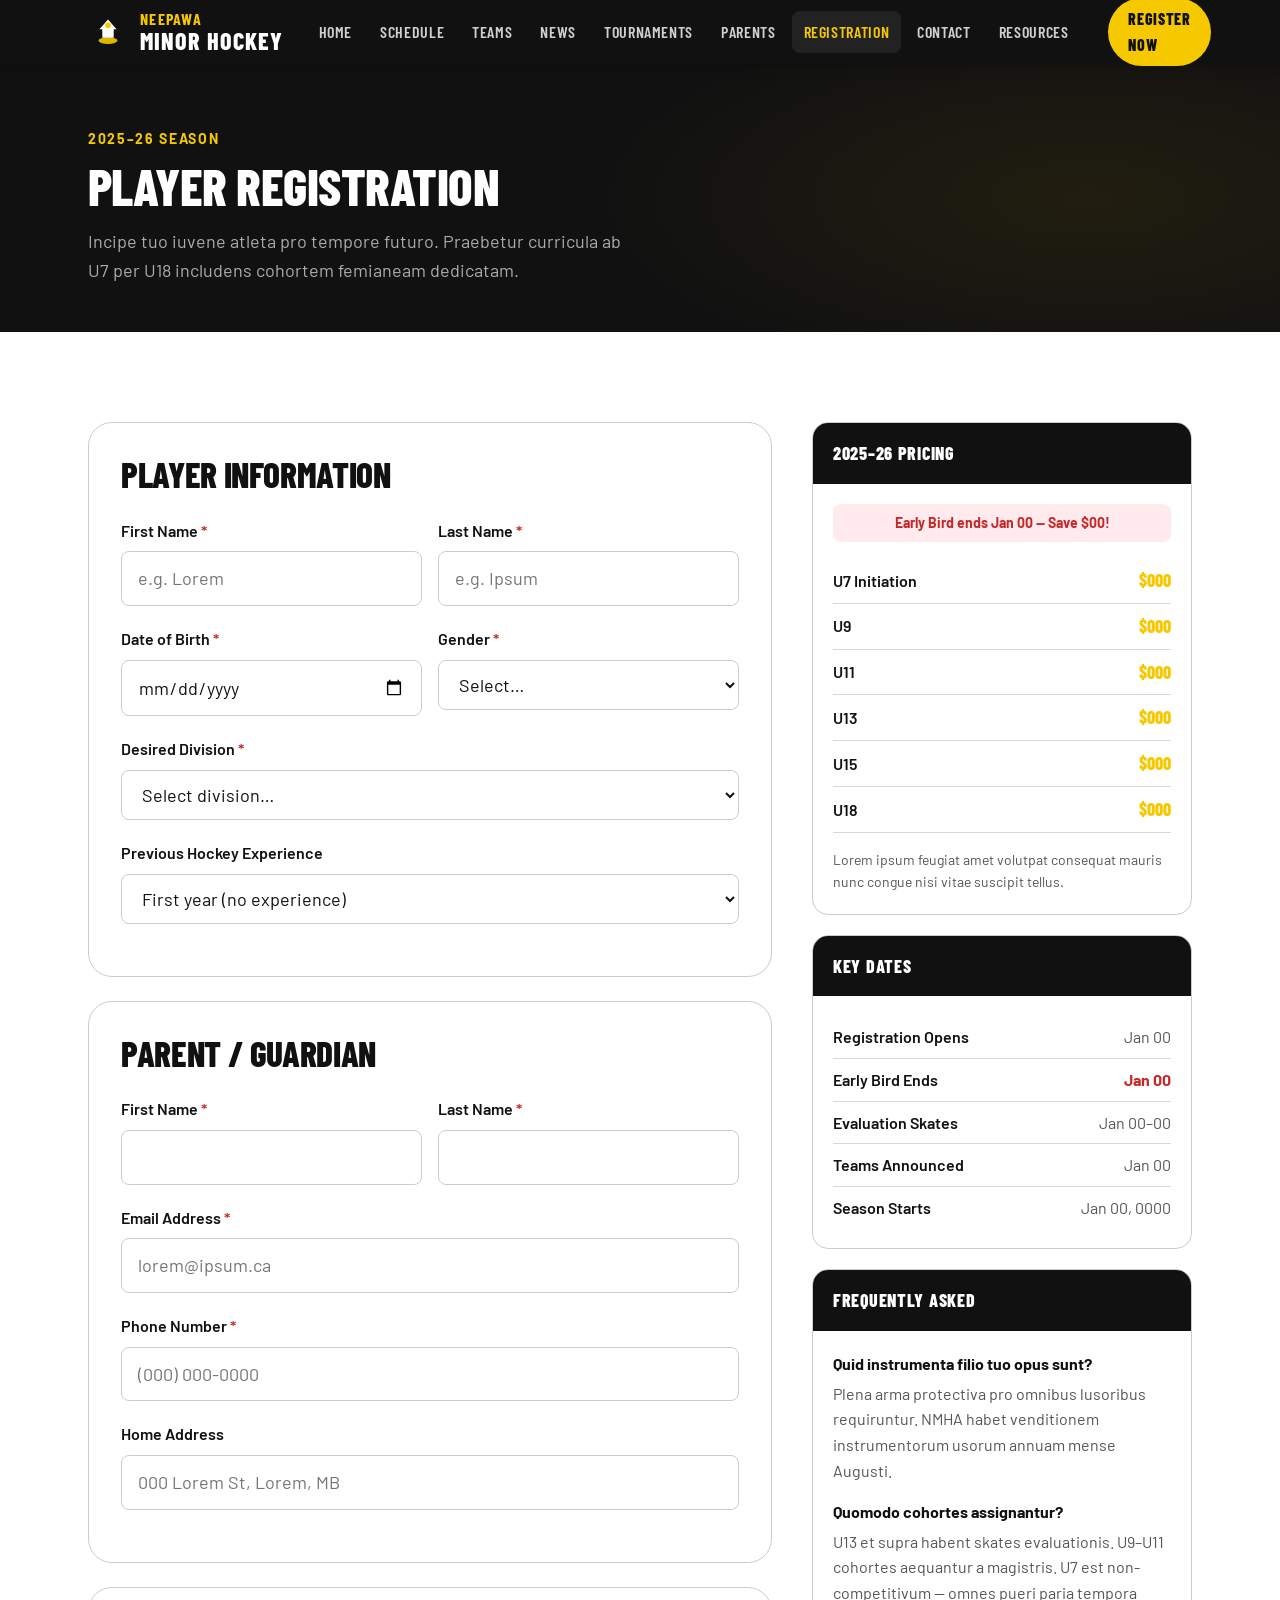
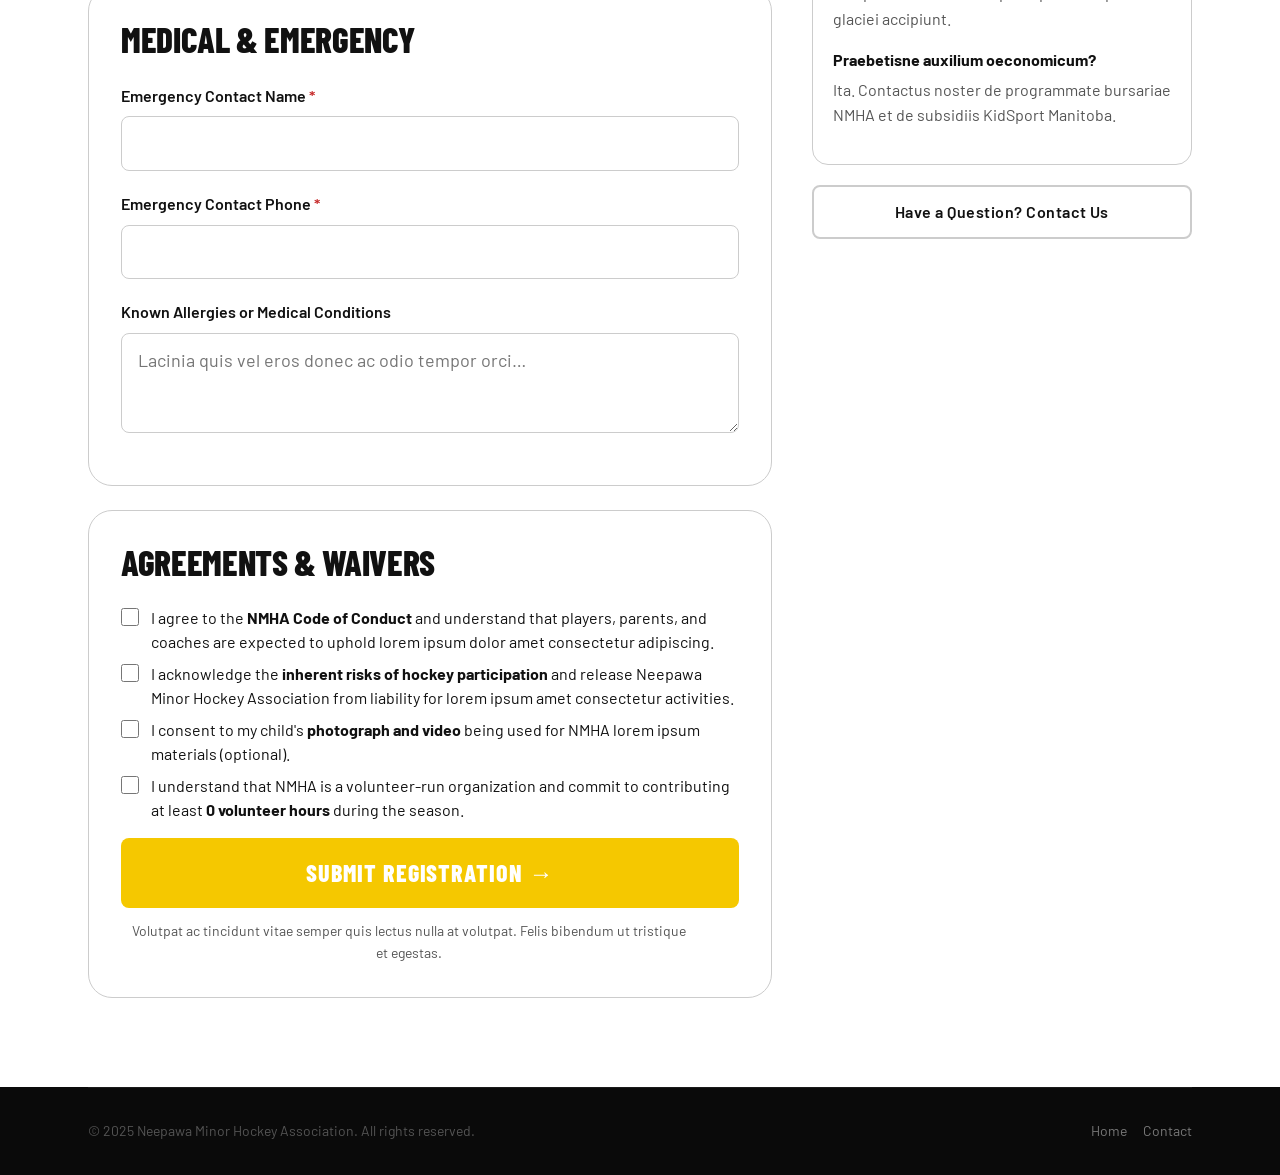
<file: registration.html>
<!DOCTYPE html>
<html lang="en">
<head>
  <meta charset="UTF-8">
  <meta name="color-scheme" content="light">
  <meta name="viewport" content="width=device-width, initial-scale=1.0">
  <title>Registration — Neepawa Minor Hockey Association</title>
  <link rel="preconnect" href="https://fonts.googleapis.com">
  <link rel="preconnect" href="https://fonts.gstatic.com" crossorigin>
  <link href="https://fonts.googleapis.com/css2?family=Barlow+Condensed:wght@600;700;800;900&family=Barlow:wght@400;500;600;700&display=swap" rel="stylesheet">
  <link rel="stylesheet" href="css/tokens.css">
  <link rel="stylesheet" href="css/base.css">
  <link rel="stylesheet" href="css/nav.css">
  <link rel="stylesheet" href="css/components.css">
  <link rel="icon" type="image/svg+xml" href="img/favicon.svg">
  <style>
    .reg-page { display: grid; grid-template-columns: 1fr 380px; gap: var(--space-10); align-items: start; }
    @media (max-width: 900px) { .reg-page { grid-template-columns: 1fr; } }

    .form-section { background: var(--color-surface); border: 1px solid var(--color-border); border-radius: var(--radius-2xl); padding: var(--space-8); }
    .form-title { font-family: var(--font-display); font-size: var(--text-xl); font-weight: 800; text-transform: uppercase; margin-bottom: var(--space-6); color: var(--color-text); }
    .form-group { display: flex; flex-direction: column; gap: var(--space-2); margin-bottom: var(--space-5); }
    .form-label { font-size: var(--text-sm); font-weight: 600; color: var(--color-text); }
    .form-label span { color: var(--color-error); }
    .form-input, .form-select, .form-textarea {
      padding: var(--space-3) var(--space-4);
      border: 1.5px solid var(--color-border);
      border-radius: var(--radius-md);
      background: var(--color-bg);
      color: var(--color-text);
      font-size: var(--text-base);
      font-family: var(--font-body);
      transition: border-color var(--transition-interactive), box-shadow var(--transition-interactive);
    }
    .form-input:focus, .form-select:focus, .form-textarea:focus {
      outline: none;
      border-color: #f5c800;
      box-shadow: 0 0 0 3px rgba(201,146,42,0.15);
    }
    .form-textarea { resize: vertical; min-height: 100px; }
    .form-row { display: grid; grid-template-columns: 1fr 1fr; gap: var(--space-4); }
    @media (max-width: 560px) { .form-row { grid-template-columns: 1fr; } }

    .form-divider { border: none; border-top: 1px solid var(--color-divider); margin-block: var(--space-6); }
    .form-section-label { font-family: var(--font-display); font-size: var(--text-sm); font-weight: 700; text-transform: uppercase; letter-spacing: 0.08em; color: #f5c800; margin-bottom: var(--space-4); }

    .checkbox-group { display: flex; flex-direction: column; gap: var(--space-2); }
    .checkbox-item { display: flex; align-items: flex-start; gap: var(--space-3); }
    .checkbox-item input[type="checkbox"] { width: 18px; height: 18px; accent-color: #f5c800; margin-top: 2px; flex-shrink: 0; cursor: pointer; }
    .checkbox-item label { font-size: var(--text-sm); color: var(--color-text); cursor: pointer; line-height: 1.5; }

    .submit-btn {
      width: 100%;
      padding: var(--space-4);
      background: var(--color-accent);
      color: #fff;
      border: none;
      border-radius: var(--radius-md);
      font-family: var(--font-display);
      font-size: var(--text-lg);
      font-weight: 800;
      text-transform: uppercase;
      letter-spacing: 0.04em;
      cursor: pointer;
      transition: background var(--transition-interactive), transform var(--transition-interactive), box-shadow var(--transition-interactive);
      margin-top: var(--space-4);
    }
    .submit-btn:hover { background: var(--color-accent-hover); transform: translateY(-2px); box-shadow: 0 6px 20px rgba(201,146,42,0.35); }

    /* Sidebar */
    .reg-sidebar { display: flex; flex-direction: column; gap: var(--space-5); }
    .sidebar-card { background: var(--color-surface); border: 1px solid var(--color-border); border-radius: var(--radius-xl); overflow: hidden; }
    .sidebar-card__header { background: #111; padding: var(--space-4) var(--space-5); }
    .sidebar-card__title { font-family: var(--font-display); font-size: var(--text-base); font-weight: 800; text-transform: uppercase; color: #fff; letter-spacing: 0.04em; }
    .sidebar-card__body { padding: var(--space-5); }
    .pricing-row { display: flex; justify-content: space-between; align-items: center; padding: var(--space-2) 0; border-bottom: 1px solid var(--color-divider); font-size: var(--text-sm); }
    .pricing-row:last-child { border-bottom: none; }
    .pricing-row__div { font-weight: 600; color: var(--color-text); }
    .pricing-row__price { font-family: var(--font-display); font-weight: 800; color: #f5c800; font-size: var(--text-base); }
    .faq-item { margin-bottom: var(--space-4); }
    .faq-item__q { font-weight: 700; font-size: var(--text-sm); color: var(--color-text); margin-bottom: var(--space-1); }
    .faq-item__a { font-size: var(--text-sm); color: var(--color-text-muted); line-height: 1.6; }
    .deadline-chip { background: var(--color-error-highlight); color: var(--color-error); padding: var(--space-2) var(--space-3); border-radius: var(--radius-md); font-size: var(--text-xs); font-weight: 700; text-align: center; margin-bottom: var(--space-4); }
  </style>
</head>
<body class="page-body">
<header class="site-header">
    <div class="container nav-inner">
      <a href="index.html" class="nav-logo">
        <svg class="nav-logo__icon" viewBox="0 0 42 42" fill="none"><circle cx="21" cy="21" r="21" fill="#111111"/><ellipse cx="21" cy="30" rx="10" ry="3.5" fill="#f5c800" opacity="0.9"/><path d="M12 18 L21 8 L30 18 L27 18 L27 27 L15 27 L15 18 Z" fill="white"/><circle cx="21" cy="14" r="3" fill="#f5c800"/></svg>
        <div class="nav-logo__text"><span class="nav-logo__top">Neepawa</span><span class="nav-logo__bottom">Minor Hockey</span></div>
      </a>
            <nav aria-label="Main navigation">
        <ul class="nav-links" role="list">
          <li><a href="index.html">Home</a></li>
          <li><a href="schedule.html">Schedule</a></li>
          <li><a href="teams.html">Teams</a></li>
          <li><a href="news.html">News</a></li>
          <li><a href="tournaments.html">Tournaments</a></li>
          <li><a href="parents.html">Parents</a></li>
          <li><a href="registration.html" class="active">Registration</a></li>
          <li><a href="contact.html">Contact</a></li>
          <li class="nav-dropdown">
            <button class="nav-dropdown__btn" aria-haspopup="true" aria-expanded="false">
              Resources
              <svg class="nav-dropdown__arrow" width="12" height="12" viewBox="0 0 24 24" fill="none" stroke="currentColor" stroke-width="2.5"><polyline points="6 9 12 15 18 9"/></svg>
            </button>
            <ul class="nav-dropdown__menu" role="menu">
              <li><a href="manager-resources.html" role="menuitem">Manager Resources</a></li>
              <li><a href="faq.html" role="menuitem">FAQs</a></li>
              <li class="nav-dropdown__divider"></li>
              <li><a href="parents.html" role="menuitem">Parents Guide</a></li>
              <li><a href="registration.html" role="menuitem">Registration Info</a></li>
              <li><a href="contact.html" role="menuitem">Contact Us</a></li>
            </ul>
          </li>
        </ul>
      </nav>
            <div class="nav-actions">
        <a href="registration.html" class="nav-register">Register Now</a>
        <button class="nav-hamburger" id="nav-hamburger" aria-label="Open menu" aria-expanded="false">
          <span></span><span></span><span></span>
        </button>
      </div>
    </div>
        <nav class="mobile-menu" id="mobile-menu" aria-label="Mobile navigation">
      <a href="index.html">Home</a>
      <a href="schedule.html">Schedule</a>
      <a href="teams.html">Teams</a>
      <a href="news.html">News</a>
      <a href="tournaments.html">Tournaments</a>
      <a href="parents.html">Parents</a>
      <a href="registration.html" class="active">Registration</a>
      <a href="contact.html">Contact</a>
      <div class="mobile-menu-section">Resources</div>
      <a href="manager-resources.html">Manager Resources</a>
      <a href="faq.html">FAQs</a>
      <div class="mobile-menu-section">Quick Links</div>
      <a href="parents.html">Parents Guide</a>
      <a href="registration.html">Registration Info</a>
      <a href="contact.html">Contact Us</a>
      <a href="registration.html" class="register-mobile">Register Now</a>
    </nav>
  </header>

  <main>
    <div class="page-hero">
      <div class="container page-hero__content">
        <div class="page-hero__eyebrow">2025–26 Season</div>
        <h1 class="page-hero__title">Player Registration</h1>
        <p class="page-hero__sub">Incipe tuo iuvene atleta pro tempore futuro. Praebetur curricula ab U7 per U18 includens cohortem femianeam dedicatam.</p>
      </div>
    </div>

    <section>
      <div class="container">
        <div class="reg-page">

          <!-- Registration Form -->
          <div>
            <form id="reg-form" novalidate>
              <!-- Player Info -->
              <div class="form-section" style="margin-bottom: var(--space-6);">
                <h2 class="form-title">Player Information</h2>
                <div class="form-row">
                  <div class="form-group">
                    <label class="form-label" for="first-name">First Name <span>*</span></label>
                    <input class="form-input" type="text" id="first-name" name="first_name" required autocomplete="given-name" placeholder="e.g. Lorem">
                  </div>
                  <div class="form-group">
                    <label class="form-label" for="last-name">Last Name <span>*</span></label>
                    <input class="form-input" type="text" id="last-name" name="last_name" required autocomplete="family-name" placeholder="e.g. Ipsum">
                  </div>
                </div>
                <div class="form-row">
                  <div class="form-group">
                    <label class="form-label" for="dob">Date of Birth <span>*</span></label>
                    <input class="form-input" type="date" id="dob" name="dob" required>
                  </div>
                  <div class="form-group">
                    <label class="form-label" for="gender">Gender <span>*</span></label>
                    <select class="form-select" id="gender" name="gender" required>
                      <option value="">Select…</option>
                      <option>Male</option>
                      <option>Female</option>
                      <option>Non-binary / prefer not to say</option>
                    </select>
                  </div>
                </div>
                <div class="form-group">
                  <label class="form-label" for="division">Desired Division <span>*</span></label>
                  <select class="form-select" id="division" name="division" required>
                    <option value="">Select division…</option>
                    <option>U7 Initiation Program</option>
                    <option>U9</option>
                    <option>U11</option>
                    <option>U13</option>
                    <option>U13 Female</option>
                    <option>U15</option>
                    <option>U15 Female</option>
                    <option>U18</option>
                    <option>U18 Female</option>
                  </select>
                </div>
                <div class="form-group">
                  <label class="form-label" for="prev-exp">Previous Hockey Experience</label>
                  <select class="form-select" id="prev-exp" name="prev_exp">
                    <option>First year (no experience)</option>
                    <option>1–2 seasons</option>
                    <option>3–4 seasons</option>
                    <option>5+ seasons</option>
                  </select>
                </div>
              </div>

              <!-- Parent / Guardian -->
              <div class="form-section" style="margin-bottom: var(--space-6);">
                <h2 class="form-title">Parent / Guardian</h2>
                <div class="form-row">
                  <div class="form-group">
                    <label class="form-label" for="parent-first">First Name <span>*</span></label>
                    <input class="form-input" type="text" id="parent-first" name="parent_first" required autocomplete="given-name">
                  </div>
                  <div class="form-group">
                    <label class="form-label" for="parent-last">Last Name <span>*</span></label>
                    <input class="form-input" type="text" id="parent-last" name="parent_last" required autocomplete="family-name">
                  </div>
                </div>
                <div class="form-group">
                  <label class="form-label" for="email">Email Address <span>*</span></label>
                  <input class="form-input" type="email" id="email" name="email" required autocomplete="email" placeholder="lorem@ipsum.ca">
                </div>
                <div class="form-group">
                  <label class="form-label" for="phone">Phone Number <span>*</span></label>
                  <input class="form-input" type="tel" id="phone" name="phone" required autocomplete="tel" placeholder="(000) 000-0000">
                </div>
                <div class="form-group">
                  <label class="form-label" for="address">Home Address</label>
                  <input class="form-input" type="text" id="address" name="address" autocomplete="street-address" placeholder="000 Lorem St, Lorem, MB">
                </div>
              </div>

              <!-- Medical -->
              <div class="form-section" style="margin-bottom: var(--space-6);">
                <h2 class="form-title">Medical &amp; Emergency</h2>
                <div class="form-group">
                  <label class="form-label" for="emergency-contact">Emergency Contact Name <span>*</span></label>
                  <input class="form-input" type="text" id="emergency-contact" name="emergency_contact" required>
                </div>
                <div class="form-group">
                  <label class="form-label" for="emergency-phone">Emergency Contact Phone <span>*</span></label>
                  <input class="form-input" type="tel" id="emergency-phone" name="emergency_phone" required>
                </div>
                <div class="form-group">
                  <label class="form-label" for="allergies">Known Allergies or Medical Conditions</label>
                  <textarea class="form-textarea" id="allergies" name="allergies" placeholder="Lacinia quis vel eros donec ac odio tempor orci…"></textarea>
                </div>
              </div>

              <!-- Agreements -->
              <div class="form-section">
                <h2 class="form-title">Agreements &amp; Waivers</h2>
                <div class="checkbox-group">
                  <div class="checkbox-item">
                    <input type="checkbox" id="agree-conduct" name="agree_conduct" required>
                    <label for="agree-conduct">I agree to the <strong>NMHA Code of Conduct</strong> and understand that players, parents, and coaches are expected to uphold lorem ipsum dolor amet consectetur adipiscing.</label>
                  </div>
                  <div class="checkbox-item">
                    <input type="checkbox" id="agree-waiver" name="agree_waiver" required>
                    <label for="agree-waiver">I acknowledge the <strong>inherent risks of hockey participation</strong> and release Neepawa Minor Hockey Association from liability for lorem ipsum amet consectetur activities.</label>
                  </div>
                  <div class="checkbox-item">
                    <input type="checkbox" id="agree-photo" name="agree_photo">
                    <label for="agree-photo">I consent to my child's <strong>photograph and video</strong> being used for NMHA lorem ipsum materials (optional).</label>
                  </div>
                  <div class="checkbox-item">
                    <input type="checkbox" id="agree-volunteer" name="agree_volunteer">
                    <label for="agree-volunteer">I understand that NMHA is a volunteer-run organization and commit to contributing at least <strong>0 volunteer hours</strong> during the season.</label>
                  </div>
                </div>
                <button type="submit" class="submit-btn">Submit Registration →</button>
                <p style="font-size:var(--text-xs); color:var(--color-text-muted); margin-top:var(--space-3); text-align:center;">Volutpat ac tincidunt vitae semper quis lectus nulla at volutpat. Felis bibendum ut tristique et egestas.</p>
              </div>
            </form>

            <!-- Success message (hidden) -->
            <div id="reg-success" style="display:none; text-align:center; padding: var(--space-12); background: var(--color-success-highlight); border: 1px solid var(--color-success); border-radius: var(--radius-2xl);">
              <div style="font-size:3rem; margin-bottom:var(--space-4);">🎉</div>
              <h3 style="font-family:var(--font-display); font-size:var(--text-xl); font-weight:800; text-transform:uppercase; color:var(--color-success); margin-bottom:var(--space-3);">Registration Received!</h3>
              <p style="color:var(--color-text-muted);">Gratias agimus! Contactus erit intra 2 dies mercaturae cum gradibus proximis inclusis solutione et skate evaluatione.</p>
            </div>
          </div>

          <!-- Sidebar -->
          <aside class="reg-sidebar">
            <div class="sidebar-card">
              <div class="sidebar-card__header"><div class="sidebar-card__title">2025–26 Pricing</div></div>
              <div class="sidebar-card__body">
                <div class="deadline-chip">Early Bird ends Jan 00 — Save $00!</div>
                <div class="pricing-row"><span class="pricing-row__div">U7 Initiation</span><span class="pricing-row__price">$000</span></div>
                <div class="pricing-row"><span class="pricing-row__div">U9</span><span class="pricing-row__price">$000</span></div>
                <div class="pricing-row"><span class="pricing-row__div">U11</span><span class="pricing-row__price">$000</span></div>
                <div class="pricing-row"><span class="pricing-row__div">U13</span><span class="pricing-row__price">$000</span></div>
                <div class="pricing-row"><span class="pricing-row__div">U15</span><span class="pricing-row__price">$000</span></div>
                <div class="pricing-row"><span class="pricing-row__div">U18</span><span class="pricing-row__price">$000</span></div>
                <p style="font-size:var(--text-xs); color:var(--color-text-muted); margin-top:var(--space-4);">Lorem ipsum feugiat amet volutpat consequat mauris nunc congue nisi vitae suscipit tellus.</p>
              </div>
            </div>

            <div class="sidebar-card">
              <div class="sidebar-card__header"><div class="sidebar-card__title">Key Dates</div></div>
              <div class="sidebar-card__body">
                <div class="pricing-row"><span class="pricing-row__div">Registration Opens</span><span style="font-size:var(--text-sm); color:var(--color-text-muted);">Jan 00</span></div>
                <div class="pricing-row"><span class="pricing-row__div">Early Bird Ends</span><span style="font-size:var(--text-sm); color:var(--color-error); font-weight:700;">Jan 00</span></div>
                <div class="pricing-row"><span class="pricing-row__div">Evaluation Skates</span><span style="font-size:var(--text-sm); color:var(--color-text-muted);">Jan 00–00</span></div>
                <div class="pricing-row"><span class="pricing-row__div">Teams Announced</span><span style="font-size:var(--text-sm); color:var(--color-text-muted);">Jan 00</span></div>
                <div class="pricing-row"><span class="pricing-row__div">Season Starts</span><span style="font-size:var(--text-sm); color:var(--color-text-muted);">Jan 00, 0000</span></div>
              </div>
            </div>

            <div class="sidebar-card">
              <div class="sidebar-card__header"><div class="sidebar-card__title">Frequently Asked</div></div>
              <div class="sidebar-card__body">
                <div class="faq-item">
                  <div class="faq-item__q">Quid instrumenta filio tuo opus sunt?</div>
                  <div class="faq-item__a">Plena arma protectiva pro omnibus lusoribus requiruntur. NMHA habet venditionem instrumentorum usorum annuam mense Augusti.</div>
                </div>
                <div class="faq-item">
                  <div class="faq-item__q">Quomodo cohortes assignantur?</div>
                  <div class="faq-item__a">U13 et supra habent skates evaluationis. U9–U11 cohortes aequantur a magistris. U7 est non-competitivum — omnes pueri paria tempora glaciei accipiunt.</div>
                </div>
                <div class="faq-item">
                  <div class="faq-item__q">Praebetisne auxilium oeconomicum?</div>
                  <div class="faq-item__a">Ita. Contactus noster de programmate bursariae NMHA et de subsidiis KidSport Manitoba.</div>
                </div>
              </div>
            </div>

            <a href="contact.html" class="btn btn--outline" style="justify-content:center; width:100%;">Have a Question? Contact Us</a>
          </aside>
        </div>
      </div>
    </section>
  </main>

  <footer class="site-footer">
    <div class="container">
      <div class="footer-bottom" style="padding-block: var(--space-8);">
        <span>© 2025 Neepawa Minor Hockey Association. All rights reserved.</span>
        <div style="display:flex; gap: var(--space-4);">
          <a href="index.html">Home</a>
          <a href="contact.html">Contact</a>
        </div>
      </div>
    </div>
  </footer>
  <script src="js/main.js"></script>
<script data-pplx-inline-edit>
(function () {
  if (window === window.top) return;

  const allowedParentOrigins = ["https://www.perplexity.ai","https://perplexity.ai","https://testing.perplexity.ai","https://staging.perplexity.ai","https://*.preview.i.perplexity.ai","http://localhost:3000","http://127.0.0.1:3000","http://localhost:5173","http://127.0.0.1:5173"];
  const MAX_FONT_BYTES = 500 * 1024;
  const MAX_TOTAL_FONT_BYTES = 2 * 1024 * 1024;
  let scrollForwarding = false;
  let scrollRaf = 0;
  let trustedTopOrigin = null;

  // Allow entries like "https://*.preview.i.perplexity.ai" — the wildcard
  // matches a single DNS label (no dots), so "https://*.foo" cannot stretch
  // across multiple labels.
  function matchesAllowedOrigin(origin) {
    if (!origin) return false;
    for (const entry of allowedParentOrigins) {
      if (!entry.includes("*")) {
        if (entry === origin) return true;
        continue;
      }
      const pattern = new RegExp(
        "^" +
          entry.replace(/[.+?^${}()|[\]\\]/g, "\\$&").replace(/\*/g, "[^.]+") +
          "$",
      );
      if (pattern.test(origin)) return true;
    }
    return false;
  }

  // Trust decision: when the sender is same-origin-visible (event.origin is a
  // real origin like https://www.perplexity.ai) we trust event.origin directly.
  // When event.origin is "null" (opaque broker srcdoc), we fall back to the
  // broker's stamped `parentOrigin` to identify the top window. The fallback
  // is claim-only — we rely on the browser's native `targetOrigin` enforcement
  // on the response path (see postToTrustedTop) to ensure replies can't be
  // delivered to anyone but the actual top window of that claimed origin.
  function getTrustedParentOrigin(event) {
    const forwardedParentOrigin =
      typeof event.data.parentOrigin === "string" ? event.data.parentOrigin : null;
    const parentOrigin = event.origin === "null" ? forwardedParentOrigin : event.origin;
    return matchesAllowedOrigin(parentOrigin) ? parentOrigin : null;
  }

  // All responses go to window.top with targetOrigin = the allowlisted origin.
  // An attacker that iframes us inside their own null-origin broker can claim
  // any parentOrigin they like, but the browser will drop the reply whenever
  // the real top's origin doesn't match — so the screenshot never leaves.
  function postToTrustedTop(message) {
    if (!trustedTopOrigin) return;
    try {
      window.top.postMessage(message, trustedTopOrigin);
    } catch (_error) {}
  }

  function inlineAll(original, clone) {
    if (original.nodeType !== 1 || clone.nodeType !== 1) return;

    try {
      const computedStyle = getComputedStyle(original);
      // cssText on a computed style is the serialized declaration in modern
      // Chromium/Safari — a single read beats enumerating ~400 longhand
      // properties. Firefox returns "" here, so we fall back on empty.
      const serialized = computedStyle.cssText;
      if (serialized) {
        clone.style.cssText = serialized;
      } else {
        const parts = new Array(computedStyle.length);
        for (let index = 0; index < computedStyle.length; index += 1) {
          const property = computedStyle[index];
          parts[index] = `${property}:${computedStyle.getPropertyValue(property)};`;
        }
        clone.style.cssText = parts.join("");
      }
    } catch (_error) {}

    const originalChildren = original.children;
    const clonedChildren = clone.children;
    for (
      let index = 0;
      index < originalChildren.length && index < clonedChildren.length;
      index += 1
    ) {
      inlineAll(originalChildren[index], clonedChildren[index]);
    }
  }

  function extractFontUrl(srcValue) {
    const matches = [
      ...srcValue.matchAll(
        /url\(["']?([^"')]+)["']?\)(?:\s*format\(["']?([^"')]+)["']?\))?/gi,
      ),
    ];
    if (matches.length === 0) return null;
    const woff2 = matches.find((m) => m[2] && m[2].toLowerCase().includes("woff2"));
    if (woff2) return woff2[1];
    const woff = matches.find((m) => m[2] && m[2].toLowerCase().includes("woff"));
    if (woff) return woff[1];
    return matches[0][1];
  }

  // Cache resolved font URL -> data URI across captures. Fonts on a page
  // essentially never change, and a batch run emits multiple captures back to
  // back — without this we'd refetch + re-base64 every time.
  const fontDataUriCache = new Map();
  const SRC_DECLARATION_RE = /src\s*:\s*[^;}]+/i;

  async function fetchAsDataUri(url) {
    if (fontDataUriCache.has(url)) return fontDataUriCache.get(url);
    let dataUri = null;
    try {
      const response = await fetch(url, { mode: "cors", credentials: "omit" });
      if (response.ok) {
        const blob = await response.blob();
        if (blob.size <= MAX_FONT_BYTES) {
          dataUri = await new Promise((resolve) => {
            const reader = new FileReader();
            reader.onloadend = () =>
              resolve(typeof reader.result === "string" ? reader.result : null);
            reader.onerror = () => resolve(null);
            reader.readAsDataURL(blob);
          });
        }
      }
    } catch (_error) {
      dataUri = null;
    }
    fontDataUriCache.set(url, dataUri);
    return dataUri;
  }

  function collectFontFaceRuleTexts() {
    const rules = [];
    for (const sheet of document.styleSheets) {
      let cssRules;
      try {
        cssRules = sheet.cssRules;
      } catch (_error) {
        continue;
      }
      if (!cssRules) continue;
      for (const rule of cssRules) {
        const cssText = rule.cssText || "";
        if (cssText.startsWith("@font-face")) rules.push(cssText);
      }
    }
    return rules;
  }

  async function buildInlinedFontCss() {
    const ruleTexts = collectFontFaceRuleTexts();
    if (ruleTexts.length === 0) return null;

    const resolved = ruleTexts.map((cssText) => {
      if (!SRC_DECLARATION_RE.test(cssText)) return null;
      const srcMatch = cssText.match(/src\s*:\s*([^;}]+)[;}]/i);
      if (!srcMatch) return null;
      const url = extractFontUrl(srcMatch[1]);
      if (!url) return null;
      try {
        return { cssText, url: new URL(url, document.baseURI).href };
      } catch (_error) {
        return null;
      }
    });

    const dataUris = await Promise.all(
      resolved.map((entry) => (entry ? fetchAsDataUri(entry.url) : Promise.resolve(null))),
    );

    const inlined = [];
    let totalBytes = 0;
    for (let index = 0; index < resolved.length; index += 1) {
      const entry = resolved[index];
      const dataUri = dataUris[index];
      if (!entry || !dataUri) continue;
      const approxBytes = dataUri.length * 0.75;
      if (totalBytes + approxBytes > MAX_TOTAL_FONT_BYTES) break;
      totalBytes += approxBytes;
      inlined.push(entry.cssText.replace(SRC_DECLARATION_RE, `src: url("${dataUri}")`));
    }
    return inlined.length > 0 ? inlined.join("\n") : null;
  }

  function stripExternal(clone) {
    const images = clone.querySelectorAll("img");
    for (let index = 0; index < images.length; index += 1) {
      const src = images[index].getAttribute("src");
      if (src && !src.startsWith("data:")) images[index].removeAttribute("src");
    }

    const elements = clone.querySelectorAll("*");
    for (let index = 0; index < elements.length; index += 1) {
      const style = elements[index].style.cssText;
      if (style && style.includes("url(")) {
        elements[index].style.cssText = style.replace(
          /url\(["']?(?!data:)[^)"']*["']?\)/gi,
          "none",
        );
      }
    }
  }

  function emitScroll() {
    scrollRaf = 0;
    if (!scrollForwarding) return;
    postToTrustedTop({
      type: "INLINE_EDIT_SCROLL",
      scrollX: window.scrollX,
      scrollY: window.scrollY,
    });
  }

  window.addEventListener(
    "scroll",
    function () {
      if (!scrollForwarding || scrollRaf) return;
      scrollRaf = requestAnimationFrame(emitScroll);
    },
    { passive: true, capture: true },
  );

  async function handleCaptureRequest(event) {
    const requestId = event.data.requestId;
    const scrollX = window.scrollX;
    const scrollY = window.scrollY;
    const width = window.innerWidth;
    const height = window.innerHeight;

    function postResult(dataUrl) {
      postToTrustedTop({
        type: "INLINE_EDIT_SCREENSHOT_RESULT",
        requestId,
        dataUrl,
        scrollX,
        scrollY,
      });
    }

    try {
      // Wait for any pending web fonts to resolve so both inline metrics and
      // the @font-face inlining below see the same loaded faces.
      if (document.fonts && document.fonts.ready) {
        try {
          await document.fonts.ready;
        } catch (_error) {}
      }

      const clone = document.documentElement.cloneNode(true);
      inlineAll(document.documentElement, clone);

      const removedNodes = clone.querySelectorAll("script,link[rel=\"stylesheet\"],style");
      for (let index = 0; index < removedNodes.length; index += 1) {
        removedNodes[index].remove();
      }

      stripExternal(clone);

      // Re-embed web fonts as data-URI @font-face rules so the SVG rasterizer
      // can resolve them — external font URLs aren't fetched during
      // foreignObject rendering, which would otherwise force a fallback face
      // and change text metrics.
      const inlinedFontCss = await buildInlinedFontCss();
      if (inlinedFontCss) {
        const styleEl = document.createElement("style");
        styleEl.textContent = inlinedFontCss;
        const head = clone.querySelector("head");
        if (head) head.appendChild(styleEl);
        else clone.insertBefore(styleEl, clone.firstChild);
      }

      const html = new XMLSerializer().serializeToString(clone);
      const svg =
        `<svg xmlns="http://www.w3.org/2000/svg" width="${width}" height="${height}">` +
        '<foreignObject width="100%" height="100%">' +
        `<div xmlns="http://www.w3.org/1999/xhtml" style="width:${width}px;height:${height}px;overflow:hidden">` +
        `<div style="position:relative;left:-${scrollX}px;top:-${scrollY}px">` +
        html +
        "</div></div></foreignObject></svg>";
      const svgUrl = `data:image/svg+xml;charset=utf-8,${encodeURIComponent(svg)}`;
      const image = new Image();
      image.onload = function () {
        const canvas = document.createElement("canvas");
        canvas.width = width;
        canvas.height = height;
        canvas.getContext("2d").drawImage(image, 0, 0);
        postResult(canvas.toDataURL("image/png"));
      };
      image.onerror = function () {
        postResult(null);
      };
      image.src = svgUrl;
    } catch (_error) {
      postResult(null);
    }
  }

  window.addEventListener("message", function (event) {
    if (!event.data) return;
    // Only accept messages from the direct parent frame. Blocks sibling /
    // unrelated-window postMessage senders that could otherwise reach us.
    if (event.source !== window.parent) return;

    const trustedParentOrigin = getTrustedParentOrigin(event);
    if (!trustedParentOrigin) return;
    trustedTopOrigin = trustedParentOrigin;

    if (event.data.type === "INLINE_EDIT_SCROLL_START") {
      scrollForwarding = true;
      emitScroll();
      return;
    }

    if (event.data.type === "INLINE_EDIT_SCROLL_STOP") {
      scrollForwarding = false;
      if (scrollRaf) cancelAnimationFrame(scrollRaf);
      scrollRaf = 0;
      return;
    }

    if (event.data.type !== "INLINE_EDIT_CAPTURE_REQUEST") return;

    handleCaptureRequest(event);
  });
})();


</script></body>
</html>
</file>
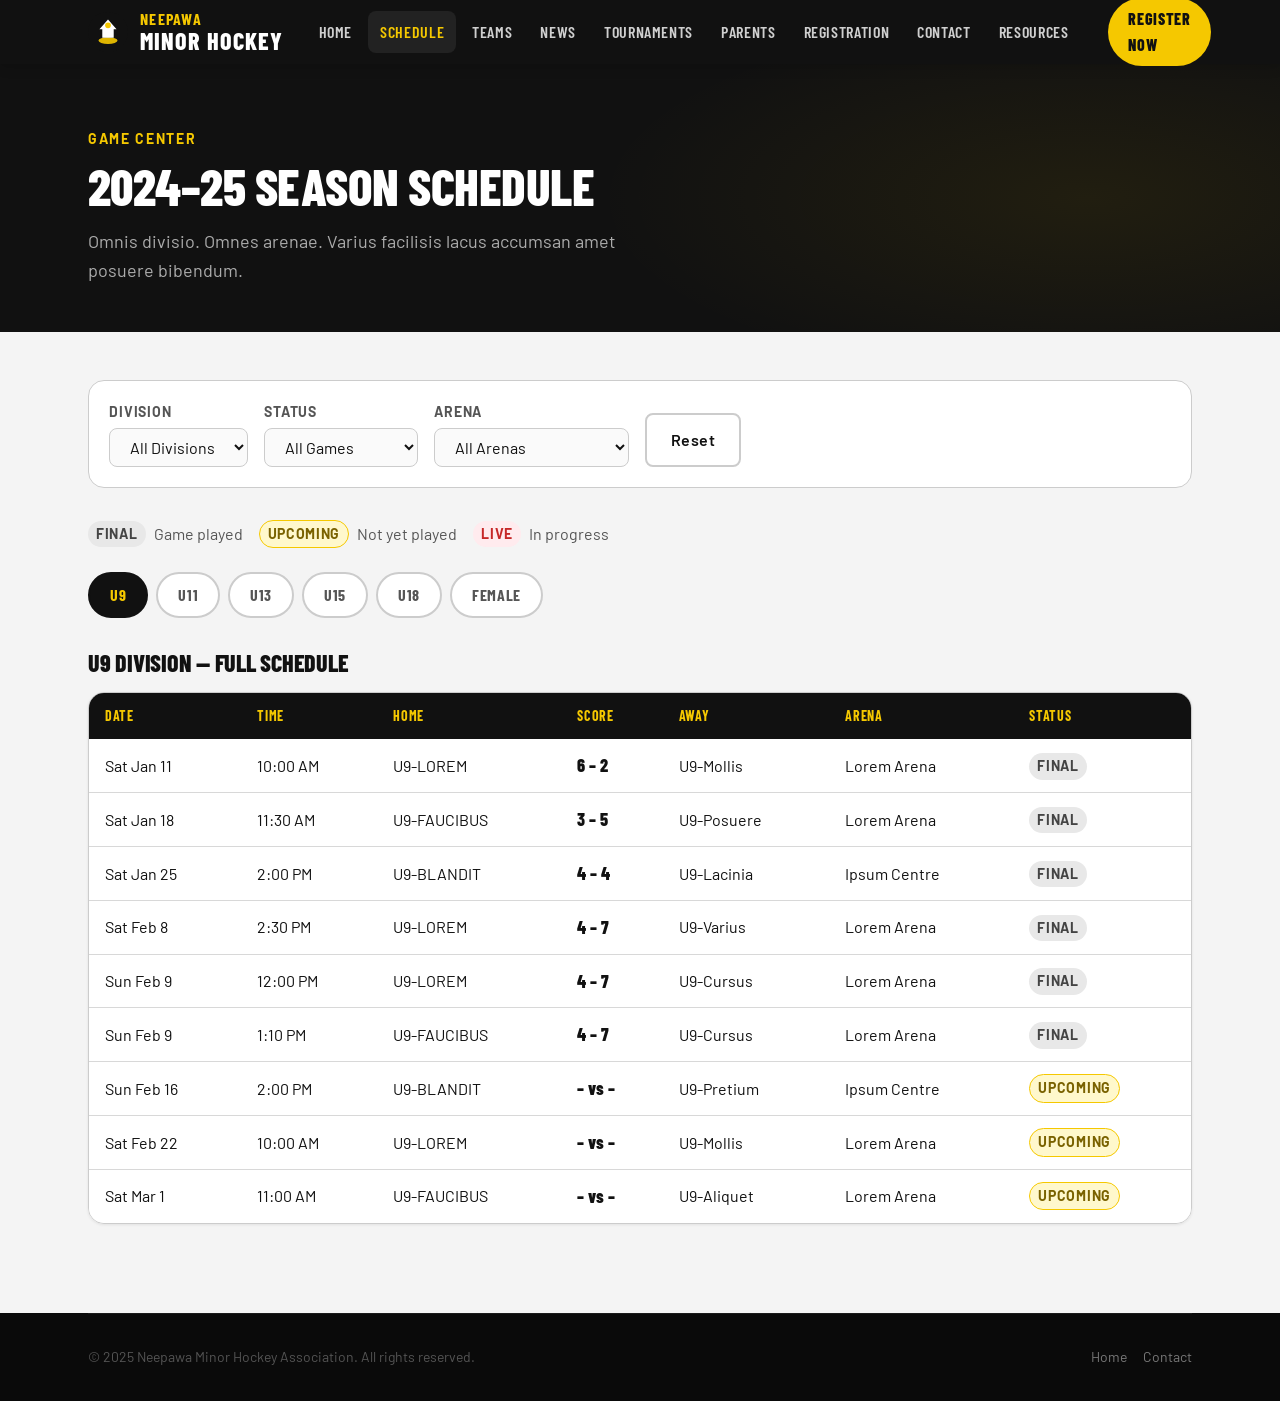
<file: schedule.html>
<!DOCTYPE html>
<html lang="en">
<head>
  <meta charset="UTF-8">
  <meta name="color-scheme" content="light">
  <meta name="viewport" content="width=device-width, initial-scale=1.0">
  <title>Schedule — Neepawa Minor Hockey Association</title>
  <link rel="preconnect" href="https://fonts.googleapis.com">
  <link rel="preconnect" href="https://fonts.gstatic.com" crossorigin>
  <link href="https://fonts.googleapis.com/css2?family=Barlow+Condensed:wght@600;700;800;900&family=Barlow:wght@400;500;600;700&display=swap" rel="stylesheet">
  <link rel="stylesheet" href="css/tokens.css">
  <link rel="stylesheet" href="css/base.css">
  <link rel="stylesheet" href="css/nav.css">
  <link rel="stylesheet" href="css/components.css">
  <link rel="icon" type="image/svg+xml" href="img/favicon.svg">
  <style>
    .schedule-filter-bar {
      display: flex;
      flex-wrap: wrap;
      gap: var(--space-4);
      align-items: center;
      margin-bottom: var(--space-8);
      padding: var(--space-5);
      background: var(--color-surface);
      border: 1px solid var(--color-border);
      border-radius: var(--radius-xl);
    }
    .filter-group { display: flex; flex-direction: column; gap: var(--space-1); }
    .filter-label { font-size: var(--text-xs); font-weight: 700; text-transform: uppercase; letter-spacing: 0.06em; color: var(--color-text-muted); }
    .filter-select {
      padding: var(--space-2) var(--space-4);
      border: 1px solid var(--color-border);
      border-radius: var(--radius-md);
      background: var(--color-surface-2);
      color: var(--color-text);
      font-size: var(--text-sm);
      font-family: var(--font-body);
      cursor: pointer;
    }
    .filter-select:focus { outline: 2px solid var(--color-accent); outline-offset: 2px; }

    .legend { display: flex; flex-wrap: wrap; gap: var(--space-4); margin-bottom: var(--space-6); }
    .legend-item { display: flex; align-items: center; gap: var(--space-2); font-size: var(--text-sm); color: var(--color-text-muted); }
  </style>
</head>
<body class="page-body">

<header class="site-header">
    <div class="container nav-inner">
      <a href="index.html" class="nav-logo">
        <svg class="nav-logo__icon" viewBox="0 0 42 42" fill="none"><circle cx="21" cy="21" r="21" fill="#111111"/><ellipse cx="21" cy="30" rx="10" ry="3.5" fill="#f5c800" opacity="0.9"/><path d="M12 18 L21 8 L30 18 L27 18 L27 27 L15 27 L15 18 Z" fill="white"/><circle cx="21" cy="14" r="3" fill="#f5c800"/></svg>
        <div class="nav-logo__text"><span class="nav-logo__top">Neepawa</span><span class="nav-logo__bottom">Minor Hockey</span></div>
      </a>
            <nav aria-label="Main navigation">
        <ul class="nav-links" role="list">
          <li><a href="index.html">Home</a></li>
          <li><a href="schedule.html" class="active">Schedule</a></li>
          <li><a href="teams.html">Teams</a></li>
          <li><a href="news.html">News</a></li>
          <li><a href="tournaments.html">Tournaments</a></li>
          <li><a href="parents.html">Parents</a></li>
          <li><a href="registration.html">Registration</a></li>
          <li><a href="contact.html">Contact</a></li>
          <li class="nav-dropdown">
            <button class="nav-dropdown__btn" aria-haspopup="true" aria-expanded="false">
              Resources
              <svg class="nav-dropdown__arrow" width="12" height="12" viewBox="0 0 24 24" fill="none" stroke="currentColor" stroke-width="2.5"><polyline points="6 9 12 15 18 9"/></svg>
            </button>
            <ul class="nav-dropdown__menu" role="menu">
              <li><a href="manager-resources.html" role="menuitem">Manager Resources</a></li>
              <li><a href="faq.html" role="menuitem">FAQs</a></li>
              <li class="nav-dropdown__divider"></li>
              <li><a href="parents.html" role="menuitem">Parents Guide</a></li>
              <li><a href="registration.html" role="menuitem">Registration Info</a></li>
              <li><a href="contact.html" role="menuitem">Contact Us</a></li>
            </ul>
          </li>
        </ul>
      </nav>
            <div class="nav-actions">
        <a href="registration.html" class="nav-register">Register Now</a>
        <button class="nav-hamburger" id="nav-hamburger" aria-label="Open menu" aria-expanded="false">
          <span></span><span></span><span></span>
        </button>
      </div>
    </div>
        <nav class="mobile-menu" id="mobile-menu" aria-label="Mobile navigation">
      <a href="index.html">Home</a>
      <a href="schedule.html" class="active">Schedule</a>
      <a href="teams.html">Teams</a>
      <a href="news.html">News</a>
      <a href="tournaments.html">Tournaments</a>
      <a href="parents.html">Parents</a>
      <a href="registration.html">Registration</a>
      <a href="contact.html">Contact</a>
      <div class="mobile-menu-section">Resources</div>
      <a href="manager-resources.html">Manager Resources</a>
      <a href="faq.html">FAQs</a>
      <div class="mobile-menu-section">Quick Links</div>
      <a href="parents.html">Parents Guide</a>
      <a href="registration.html">Registration Info</a>
      <a href="contact.html">Contact Us</a>
      <a href="registration.html" class="register-mobile">Register Now</a>
    </nav>
  </header>

  <main>
    <div class="page-hero">
      <div class="container page-hero__content">
        <div class="page-hero__eyebrow">Game Center</div>
        <h1 class="page-hero__title">2024–25 Season Schedule</h1>
        <p class="page-hero__sub">Omnis divisio. Omnes arenae. Varius facilisis lacus accumsan amet posuere bibendum.</p>
      </div>
    </div>

    <section class="schedule-section" style="padding-top: var(--space-12);">
      <div class="container">

        <!-- Filter Bar -->
        <div class="schedule-filter-bar">
          <div class="filter-group">
            <span class="filter-label">Division</span>
            <select class="filter-select" id="div-filter" aria-label="Filter by division">
              <option value="all">All Divisions</option>
              <option value="u7">U7</option>
              <option value="u9">U9</option>
              <option value="u11">U11</option>
              <option value="u13">U13</option>
              <option value="u15">U15</option>
              <option value="u18">U18</option>
              <option value="female">Female</option>
            </select>
          </div>
          <div class="filter-group">
            <span class="filter-label">Status</span>
            <select class="filter-select" id="status-filter" aria-label="Filter by status">
              <option value="all">All Games</option>
              <option value="upcoming">Upcoming</option>
              <option value="final">Final / Results</option>
            </select>
          </div>
          <div class="filter-group">
            <span class="filter-label">Arena</span>
            <select class="filter-select" id="arena-filter" aria-label="Filter by arena">
              <option value="all">All Arenas</option>
              <option value="kinsmen">Lorem Arena</option>
              <option value="keystone">Ipsum Centre</option>
              <option value="oaklake">Felis Community Ctr</option>
            </select>
          </div>
          <button class="btn btn--outline" id="reset-filters" style="margin-top: auto;">Reset</button>
        </div>

        <!-- Legend -->
        <div class="legend">
          <div class="legend-item"><span class="game-status game-status--final">Final</span> Game played</div>
          <div class="legend-item"><span class="game-status game-status--upcoming">Upcoming</span> Not yet played</div>
          <div class="legend-item"><span class="game-status game-status--live">Live</span> In progress</div>
        </div>

        <!-- Tabs -->
        <div class="division-tabs" id="sched-tabs">
          <button class="div-tab active" data-panel="sched-u9">U9</button>
          <button class="div-tab" data-panel="sched-u11">U11</button>
          <button class="div-tab" data-panel="sched-u13">U13</button>
          <button class="div-tab" data-panel="sched-u15">U15</button>
          <button class="div-tab" data-panel="sched-u18">U18</button>
          <button class="div-tab" data-panel="sched-female">Female</button>
        </div>

        <!-- U9 -->
        <div id="sched-u9" class="schedule-panel active">
          <h3 style="font-family:var(--font-display); font-size:var(--text-lg); font-weight:800; text-transform:uppercase; margin-bottom:var(--space-4); color:var(--color-text);">U9 Division — Full Schedule</h3>
          <div class="schedule-table-wrap">
            <table class="schedule-table">
              <thead><tr><th>Date</th><th>Time</th><th>Home</th><th>Score</th><th>Away</th><th>Arena</th><th>Status</th></tr></thead>
              <tbody>
                <tr><td>Sat Jan 11</td><td>10:00 AM</td><td>U9-LOREM</td><td class="score-display">6 – 2</td><td>U9-Mollis</td><td>Lorem Arena</td><td><span class="game-status game-status--final">Final</span></td></tr>
                <tr><td>Sat Jan 18</td><td>11:30 AM</td><td>U9-FAUCIBUS</td><td class="score-display">3 – 5</td><td>U9-Posuere</td><td>Lorem Arena</td><td><span class="game-status game-status--final">Final</span></td></tr>
                <tr><td>Sat Jan 25</td><td>2:00 PM</td><td>U9-BLANDIT</td><td class="score-display">4 – 4</td><td>U9-Lacinia</td><td>Ipsum Centre</td><td><span class="game-status game-status--final">Final</span></td></tr>
                <tr><td>Sat Feb 8</td><td>2:30 PM</td><td>U9-LOREM</td><td class="score-display">4 – 7</td><td>U9-Varius</td><td>Lorem Arena</td><td><span class="game-status game-status--final">Final</span></td></tr>
                <tr><td>Sun Feb 9</td><td>12:00 PM</td><td>U9-LOREM</td><td class="score-display">4 – 7</td><td>U9-Cursus</td><td>Lorem Arena</td><td><span class="game-status game-status--final">Final</span></td></tr>
                <tr><td>Sun Feb 9</td><td>1:10 PM</td><td>U9-FAUCIBUS</td><td class="score-display">4 – 7</td><td>U9-Cursus</td><td>Lorem Arena</td><td><span class="game-status game-status--final">Final</span></td></tr>
                <tr><td>Sun Feb 16</td><td>2:00 PM</td><td>U9-BLANDIT</td><td class="score-display">– vs –</td><td>U9-Pretium</td><td>Ipsum Centre</td><td><span class="game-status game-status--upcoming">Upcoming</span></td></tr>
                <tr><td>Sat Feb 22</td><td>10:00 AM</td><td>U9-LOREM</td><td class="score-display">– vs –</td><td>U9-Mollis</td><td>Lorem Arena</td><td><span class="game-status game-status--upcoming">Upcoming</span></td></tr>
                <tr><td>Sat Mar 1</td><td>11:00 AM</td><td>U9-FAUCIBUS</td><td class="score-display">– vs –</td><td>U9-Aliquet</td><td>Lorem Arena</td><td><span class="game-status game-status--upcoming">Upcoming</span></td></tr>
              </tbody>
            </table>
          </div>
        </div>

        <!-- U11 -->
        <div id="sched-u11" class="schedule-panel">
          <h3 style="font-family:var(--font-display); font-size:var(--text-lg); font-weight:800; text-transform:uppercase; margin-bottom:var(--space-4); color:var(--color-text);">U11 Division — Full Schedule</h3>
          <div class="schedule-table-wrap">
            <table class="schedule-table">
              <thead><tr><th>Date</th><th>Time</th><th>Home</th><th>Score</th><th>Away</th><th>Arena</th><th>Status</th></tr></thead>
              <tbody>
                <tr><td>Sat Jan 11</td><td>1:00 PM</td><td>U11-VOLUTPAT</td><td class="score-display">3 – 2</td><td>U11-Mollis</td><td>Ipsum Centre</td><td><span class="game-status game-status--final">Final</span></td></tr>
                <tr><td>Sat Jan 25</td><td>9:00 AM</td><td>U11-SEMPER</td><td class="score-display">1 – 4</td><td>U11-Pretium</td><td>Lorem Arena</td><td><span class="game-status game-status--final">Final</span></td></tr>
                <tr><td>Sat Feb 1</td><td>11:00 AM</td><td>U11-VOLUTPAT</td><td class="score-display">5 – 2</td><td>U11-Posuere</td><td>Ipsum Centre</td><td><span class="game-status game-status--final">Final</span></td></tr>
                <tr><td>Sun Feb 16</td><td>10:30 AM</td><td>U11-VOLUTPAT</td><td class="score-display">– vs –</td><td>U11-Lacinia</td><td>Lorem Arena</td><td><span class="game-status game-status--upcoming">Upcoming</span></td></tr>
                <tr><td>Sat Feb 22</td><td>1:00 PM</td><td>U11-SEMPER</td><td class="score-display">– vs –</td><td>U11-Aliquet</td><td>Ipsum Centre</td><td><span class="game-status game-status--upcoming">Upcoming</span></td></tr>
                <tr><td>Sat Mar 8</td><td>11:00 AM</td><td>U11-VOLUTPAT</td><td class="score-display">– vs –</td><td>U11-Viverra</td><td>Lorem Arena</td><td><span class="game-status game-status--upcoming">Upcoming</span></td></tr>
              </tbody>
            </table>
          </div>
        </div>

        <!-- U13 -->
        <div id="sched-u13" class="schedule-panel">
          <h3 style="font-family:var(--font-display); font-size:var(--text-lg); font-weight:800; text-transform:uppercase; margin-bottom:var(--space-4); color:var(--color-text);">U13 Division — Full Schedule</h3>
          <div class="schedule-table-wrap">
            <table class="schedule-table">
              <thead><tr><th>Date</th><th>Time</th><th>Home</th><th>Score</th><th>Away</th><th>Arena</th><th>Status</th></tr></thead>
              <tbody>
                <tr><td>Fri Feb 7</td><td>7:00 PM</td><td>U13-FEMALE</td><td class="score-display">3 – 1</td><td>Congue Urna</td><td>Lorem Arena</td><td><span class="game-status game-status--final">Final ★</span></td></tr>
                <tr><td>Sat Feb 8</td><td>9:00 AM</td><td>U13-DAPIBUS</td><td class="score-display">6 – 3</td><td>U13-Ornare</td><td>Ipsum Centre</td><td><span class="game-status game-status--final">Final</span></td></tr>
                <tr><td>Sat Feb 8</td><td>11:00 AM</td><td>U13-EGESTAS</td><td class="score-display">2 – 4</td><td>U13-Blandit</td><td>Ipsum Centre</td><td><span class="game-status game-status--final">Final</span></td></tr>
                <tr><td>Sun Feb 16</td><td>3:30 PM</td><td>U13-DAPIBUS</td><td class="score-display">– vs –</td><td>U13-Pharetra</td><td>Lorem Arena</td><td><span class="game-status game-status--upcoming">Upcoming</span></td></tr>
                <tr><td>Sat Feb 22</td><td>2:00 PM</td><td>U13-EGESTAS</td><td class="score-display">– vs –</td><td>U13-Pretium</td><td>Lorem Arena</td><td><span class="game-status game-status--upcoming">Upcoming</span></td></tr>
              </tbody>
            </table>
          </div>
        </div>

        <!-- U15 -->
        <div id="sched-u15" class="schedule-panel">
          <h3 style="font-family:var(--font-display); font-size:var(--text-lg); font-weight:800; text-transform:uppercase; margin-bottom:var(--space-4); color:var(--color-text);">U15 Division — Full Schedule</h3>
          <div class="schedule-table-wrap">
            <table class="schedule-table">
              <thead><tr><th>Date</th><th>Time</th><th>Home</th><th>Score</th><th>Away</th><th>Arena</th><th>Status</th></tr></thead>
              <tbody>
                <tr><td>Sun Feb 9</td><td>12:00 PM</td><td>U15-4TH ROSTER</td><td class="score-display">– vs –</td><td>U15-Iaculis GK</td><td>Felis Comm. Ctr</td><td><span class="game-status game-status--final">Final</span></td></tr>
                <tr><td>Sat Feb 15</td><td>3:00 PM</td><td>U15-GRAVIDA</td><td class="score-display">4 – 2</td><td>U15-Pretium</td><td>Lorem Arena</td><td><span class="game-status game-status--final">Final</span></td></tr>
                <tr><td>Sun Feb 16</td><td>12:00 PM</td><td>U15-GRAVIDA</td><td class="score-display">– vs –</td><td>U15-Feugiat</td><td>Lorem Arena</td><td><span class="game-status game-status--upcoming">Upcoming</span></td></tr>
                <tr><td>Sun Feb 16</td><td>4:00 PM</td><td>U15-4TH ROSTER</td><td class="score-display">– vs –</td><td>U15-Iaculis IB</td><td>Felis Comm. Ctr</td><td><span class="game-status game-status--upcoming">Upcoming</span></td></tr>
                <tr><td>Sat Feb 22</td><td>5:00 PM</td><td>U15-GRAVIDA</td><td class="score-display">– vs –</td><td>U15-Sodales</td><td>Ipsum Centre</td><td><span class="game-status game-status--upcoming">Upcoming</span></td></tr>
              </tbody>
            </table>
          </div>
        </div>

        <!-- U18 -->
        <div id="sched-u18" class="schedule-panel">
          <h3 style="font-family:var(--font-display); font-size:var(--text-lg); font-weight:800; text-transform:uppercase; margin-bottom:var(--space-4); color:var(--color-text);">U18 Division — Full Schedule</h3>
          <div class="schedule-table-wrap">
            <table class="schedule-table">
              <thead><tr><th>Date</th><th>Time</th><th>Home</th><th>Score</th><th>Away</th><th>Arena</th><th>Status</th></tr></thead>
              <tbody>
                <tr><td>Sat Jan 18</td><td>8:00 PM</td><td>U18-TEMPUS</td><td class="score-display">3 – 1</td><td>U18-Pretium</td><td>Ipsum Centre</td><td><span class="game-status game-status--final">Final</span></td></tr>
                <tr><td>Sat Feb 1</td><td>6:00 PM</td><td>U18-TEMPUS</td><td class="score-display">4 – 2</td><td>U18-Aliquet</td><td>Ipsum Centre</td><td><span class="game-status game-status--final">Final</span></td></tr>
                <tr><td>Sat Feb 8</td><td>7:30 PM</td><td>U18-CURSUS</td><td class="score-display">1 – 5</td><td>U18-Blandit</td><td>Lorem Arena</td><td><span class="game-status game-status--final">Final</span></td></tr>
                <tr><td>Fri Feb 14</td><td>8:00 PM</td><td>U18-TEMPUS</td><td class="score-display">– vs –</td><td>U18-Sodales</td><td>Ipsum Centre</td><td><span class="game-status game-status--upcoming">Upcoming</span></td></tr>
                <tr><td>Sat Feb 22</td><td>7:00 PM</td><td>U18-CURSUS</td><td class="score-display">– vs –</td><td>U18-Ornare</td><td>Ipsum Centre</td><td><span class="game-status game-status--upcoming">Upcoming</span></td></tr>
              </tbody>
            </table>
          </div>
        </div>

        <!-- Female -->
        <div id="sched-female" class="schedule-panel">
          <h3 style="font-family:var(--font-display); font-size:var(--text-lg); font-weight:800; text-transform:uppercase; margin-bottom:var(--space-4); color:var(--color-text);">Female Division — Full Schedule</h3>
          <div class="schedule-table-wrap">
            <table class="schedule-table">
              <thead><tr><th>Date</th><th>Time</th><th>Home</th><th>Score</th><th>Away</th><th>Arena</th><th>Status</th></tr></thead>
              <tbody>
                <tr><td>Sat Jan 25</td><td>10:00 AM</td><td>U13 FEMALE</td><td class="score-display">4 – 1</td><td>F-Ornare</td><td>Lorem Arena</td><td><span class="game-status game-status--final">Final</span></td></tr>
                <tr><td>Fri Feb 7</td><td>7:00 PM</td><td>U13 FEMALE</td><td class="score-display">3 – 1</td><td>F-Pretium</td><td>Lorem Arena</td><td><span class="game-status game-status--final">Final ★ CUP</span></td></tr>
                <tr><td>Sat Feb 22</td><td>12:00 PM</td><td>U13 FEMALE</td><td class="score-display">– vs –</td><td>F-Blandit</td><td>Ipsum Centre</td><td><span class="game-status game-status--upcoming">Upcoming</span></td></tr>
                <tr><td>Sat Mar 1</td><td>1:00 PM</td><td>U15 FEMALE</td><td class="score-display">– vs –</td><td>F-Viverra</td><td>Lorem Arena</td><td><span class="game-status game-status--upcoming">Upcoming</span></td></tr>
              </tbody>
            </table>
          </div>
        </div>

      </div>
    </section>
  </main>

  <footer class="site-footer">
    <div class="container">
      <div class="footer-bottom" style="padding-block: var(--space-8);">
        <span>© 2025 Neepawa Minor Hockey Association. All rights reserved.</span>
        <div style="display:flex; gap: var(--space-4);">
          <a href="index.html">Home</a>
          <a href="contact.html">Contact</a>
        </div>
      </div>
    </div>
  </footer>

  <script src="js/main.js"></script>
<script data-pplx-inline-edit>
(function () {
  if (window === window.top) return;

  const allowedParentOrigins = ["https://www.perplexity.ai","https://perplexity.ai","https://testing.perplexity.ai","https://staging.perplexity.ai","https://*.preview.i.perplexity.ai","http://localhost:3000","http://127.0.0.1:3000","http://localhost:5173","http://127.0.0.1:5173"];
  const MAX_FONT_BYTES = 500 * 1024;
  const MAX_TOTAL_FONT_BYTES = 2 * 1024 * 1024;
  let scrollForwarding = false;
  let scrollRaf = 0;
  let trustedTopOrigin = null;

  // Allow entries like "https://*.preview.i.perplexity.ai" — the wildcard
  // matches a single DNS label (no dots), so "https://*.foo" cannot stretch
  // across multiple labels.
  function matchesAllowedOrigin(origin) {
    if (!origin) return false;
    for (const entry of allowedParentOrigins) {
      if (!entry.includes("*")) {
        if (entry === origin) return true;
        continue;
      }
      const pattern = new RegExp(
        "^" +
          entry.replace(/[.+?^${}()|[\]\\]/g, "\\$&").replace(/\*/g, "[^.]+") +
          "$",
      );
      if (pattern.test(origin)) return true;
    }
    return false;
  }

  // Trust decision: when the sender is same-origin-visible (event.origin is a
  // real origin like https://www.perplexity.ai) we trust event.origin directly.
  // When event.origin is "null" (opaque broker srcdoc), we fall back to the
  // broker's stamped `parentOrigin` to identify the top window. The fallback
  // is claim-only — we rely on the browser's native `targetOrigin` enforcement
  // on the response path (see postToTrustedTop) to ensure replies can't be
  // delivered to anyone but the actual top window of that claimed origin.
  function getTrustedParentOrigin(event) {
    const forwardedParentOrigin =
      typeof event.data.parentOrigin === "string" ? event.data.parentOrigin : null;
    const parentOrigin = event.origin === "null" ? forwardedParentOrigin : event.origin;
    return matchesAllowedOrigin(parentOrigin) ? parentOrigin : null;
  }

  // All responses go to window.top with targetOrigin = the allowlisted origin.
  // An attacker that iframes us inside their own null-origin broker can claim
  // any parentOrigin they like, but the browser will drop the reply whenever
  // the real top's origin doesn't match — so the screenshot never leaves.
  function postToTrustedTop(message) {
    if (!trustedTopOrigin) return;
    try {
      window.top.postMessage(message, trustedTopOrigin);
    } catch (_error) {}
  }

  function inlineAll(original, clone) {
    if (original.nodeType !== 1 || clone.nodeType !== 1) return;

    try {
      const computedStyle = getComputedStyle(original);
      // cssText on a computed style is the serialized declaration in modern
      // Chromium/Safari — a single read beats enumerating ~400 longhand
      // properties. Firefox returns "" here, so we fall back on empty.
      const serialized = computedStyle.cssText;
      if (serialized) {
        clone.style.cssText = serialized;
      } else {
        const parts = new Array(computedStyle.length);
        for (let index = 0; index < computedStyle.length; index += 1) {
          const property = computedStyle[index];
          parts[index] = `${property}:${computedStyle.getPropertyValue(property)};`;
        }
        clone.style.cssText = parts.join("");
      }
    } catch (_error) {}

    const originalChildren = original.children;
    const clonedChildren = clone.children;
    for (
      let index = 0;
      index < originalChildren.length && index < clonedChildren.length;
      index += 1
    ) {
      inlineAll(originalChildren[index], clonedChildren[index]);
    }
  }

  function extractFontUrl(srcValue) {
    const matches = [
      ...srcValue.matchAll(
        /url\(["']?([^"')]+)["']?\)(?:\s*format\(["']?([^"')]+)["']?\))?/gi,
      ),
    ];
    if (matches.length === 0) return null;
    const woff2 = matches.find((m) => m[2] && m[2].toLowerCase().includes("woff2"));
    if (woff2) return woff2[1];
    const woff = matches.find((m) => m[2] && m[2].toLowerCase().includes("woff"));
    if (woff) return woff[1];
    return matches[0][1];
  }

  // Cache resolved font URL -> data URI across captures. Fonts on a page
  // essentially never change, and a batch run emits multiple captures back to
  // back — without this we'd refetch + re-base64 every time.
  const fontDataUriCache = new Map();
  const SRC_DECLARATION_RE = /src\s*:\s*[^;}]+/i;

  async function fetchAsDataUri(url) {
    if (fontDataUriCache.has(url)) return fontDataUriCache.get(url);
    let dataUri = null;
    try {
      const response = await fetch(url, { mode: "cors", credentials: "omit" });
      if (response.ok) {
        const blob = await response.blob();
        if (blob.size <= MAX_FONT_BYTES) {
          dataUri = await new Promise((resolve) => {
            const reader = new FileReader();
            reader.onloadend = () =>
              resolve(typeof reader.result === "string" ? reader.result : null);
            reader.onerror = () => resolve(null);
            reader.readAsDataURL(blob);
          });
        }
      }
    } catch (_error) {
      dataUri = null;
    }
    fontDataUriCache.set(url, dataUri);
    return dataUri;
  }

  function collectFontFaceRuleTexts() {
    const rules = [];
    for (const sheet of document.styleSheets) {
      let cssRules;
      try {
        cssRules = sheet.cssRules;
      } catch (_error) {
        continue;
      }
      if (!cssRules) continue;
      for (const rule of cssRules) {
        const cssText = rule.cssText || "";
        if (cssText.startsWith("@font-face")) rules.push(cssText);
      }
    }
    return rules;
  }

  async function buildInlinedFontCss() {
    const ruleTexts = collectFontFaceRuleTexts();
    if (ruleTexts.length === 0) return null;

    const resolved = ruleTexts.map((cssText) => {
      if (!SRC_DECLARATION_RE.test(cssText)) return null;
      const srcMatch = cssText.match(/src\s*:\s*([^;}]+)[;}]/i);
      if (!srcMatch) return null;
      const url = extractFontUrl(srcMatch[1]);
      if (!url) return null;
      try {
        return { cssText, url: new URL(url, document.baseURI).href };
      } catch (_error) {
        return null;
      }
    });

    const dataUris = await Promise.all(
      resolved.map((entry) => (entry ? fetchAsDataUri(entry.url) : Promise.resolve(null))),
    );

    const inlined = [];
    let totalBytes = 0;
    for (let index = 0; index < resolved.length; index += 1) {
      const entry = resolved[index];
      const dataUri = dataUris[index];
      if (!entry || !dataUri) continue;
      const approxBytes = dataUri.length * 0.75;
      if (totalBytes + approxBytes > MAX_TOTAL_FONT_BYTES) break;
      totalBytes += approxBytes;
      inlined.push(entry.cssText.replace(SRC_DECLARATION_RE, `src: url("${dataUri}")`));
    }
    return inlined.length > 0 ? inlined.join("\n") : null;
  }

  function stripExternal(clone) {
    const images = clone.querySelectorAll("img");
    for (let index = 0; index < images.length; index += 1) {
      const src = images[index].getAttribute("src");
      if (src && !src.startsWith("data:")) images[index].removeAttribute("src");
    }

    const elements = clone.querySelectorAll("*");
    for (let index = 0; index < elements.length; index += 1) {
      const style = elements[index].style.cssText;
      if (style && style.includes("url(")) {
        elements[index].style.cssText = style.replace(
          /url\(["']?(?!data:)[^)"']*["']?\)/gi,
          "none",
        );
      }
    }
  }

  function emitScroll() {
    scrollRaf = 0;
    if (!scrollForwarding) return;
    postToTrustedTop({
      type: "INLINE_EDIT_SCROLL",
      scrollX: window.scrollX,
      scrollY: window.scrollY,
    });
  }

  window.addEventListener(
    "scroll",
    function () {
      if (!scrollForwarding || scrollRaf) return;
      scrollRaf = requestAnimationFrame(emitScroll);
    },
    { passive: true, capture: true },
  );

  async function handleCaptureRequest(event) {
    const requestId = event.data.requestId;
    const scrollX = window.scrollX;
    const scrollY = window.scrollY;
    const width = window.innerWidth;
    const height = window.innerHeight;

    function postResult(dataUrl) {
      postToTrustedTop({
        type: "INLINE_EDIT_SCREENSHOT_RESULT",
        requestId,
        dataUrl,
        scrollX,
        scrollY,
      });
    }

    try {
      // Wait for any pending web fonts to resolve so both inline metrics and
      // the @font-face inlining below see the same loaded faces.
      if (document.fonts && document.fonts.ready) {
        try {
          await document.fonts.ready;
        } catch (_error) {}
      }

      const clone = document.documentElement.cloneNode(true);
      inlineAll(document.documentElement, clone);

      const removedNodes = clone.querySelectorAll("script,link[rel=\"stylesheet\"],style");
      for (let index = 0; index < removedNodes.length; index += 1) {
        removedNodes[index].remove();
      }

      stripExternal(clone);

      // Re-embed web fonts as data-URI @font-face rules so the SVG rasterizer
      // can resolve them — external font URLs aren't fetched during
      // foreignObject rendering, which would otherwise force a fallback face
      // and change text metrics.
      const inlinedFontCss = await buildInlinedFontCss();
      if (inlinedFontCss) {
        const styleEl = document.createElement("style");
        styleEl.textContent = inlinedFontCss;
        const head = clone.querySelector("head");
        if (head) head.appendChild(styleEl);
        else clone.insertBefore(styleEl, clone.firstChild);
      }

      const html = new XMLSerializer().serializeToString(clone);
      const svg =
        `<svg xmlns="http://www.w3.org/2000/svg" width="${width}" height="${height}">` +
        '<foreignObject width="100%" height="100%">' +
        `<div xmlns="http://www.w3.org/1999/xhtml" style="width:${width}px;height:${height}px;overflow:hidden">` +
        `<div style="position:relative;left:-${scrollX}px;top:-${scrollY}px">` +
        html +
        "</div></div></foreignObject></svg>";
      const svgUrl = `data:image/svg+xml;charset=utf-8,${encodeURIComponent(svg)}`;
      const image = new Image();
      image.onload = function () {
        const canvas = document.createElement("canvas");
        canvas.width = width;
        canvas.height = height;
        canvas.getContext("2d").drawImage(image, 0, 0);
        postResult(canvas.toDataURL("image/png"));
      };
      image.onerror = function () {
        postResult(null);
      };
      image.src = svgUrl;
    } catch (_error) {
      postResult(null);
    }
  }

  window.addEventListener("message", function (event) {
    if (!event.data) return;
    // Only accept messages from the direct parent frame. Blocks sibling /
    // unrelated-window postMessage senders that could otherwise reach us.
    if (event.source !== window.parent) return;

    const trustedParentOrigin = getTrustedParentOrigin(event);
    if (!trustedParentOrigin) return;
    trustedTopOrigin = trustedParentOrigin;

    if (event.data.type === "INLINE_EDIT_SCROLL_START") {
      scrollForwarding = true;
      emitScroll();
      return;
    }

    if (event.data.type === "INLINE_EDIT_SCROLL_STOP") {
      scrollForwarding = false;
      if (scrollRaf) cancelAnimationFrame(scrollRaf);
      scrollRaf = 0;
      return;
    }

    if (event.data.type !== "INLINE_EDIT_CAPTURE_REQUEST") return;

    handleCaptureRequest(event);
  });
})();


</script></body>
</html>
</file>
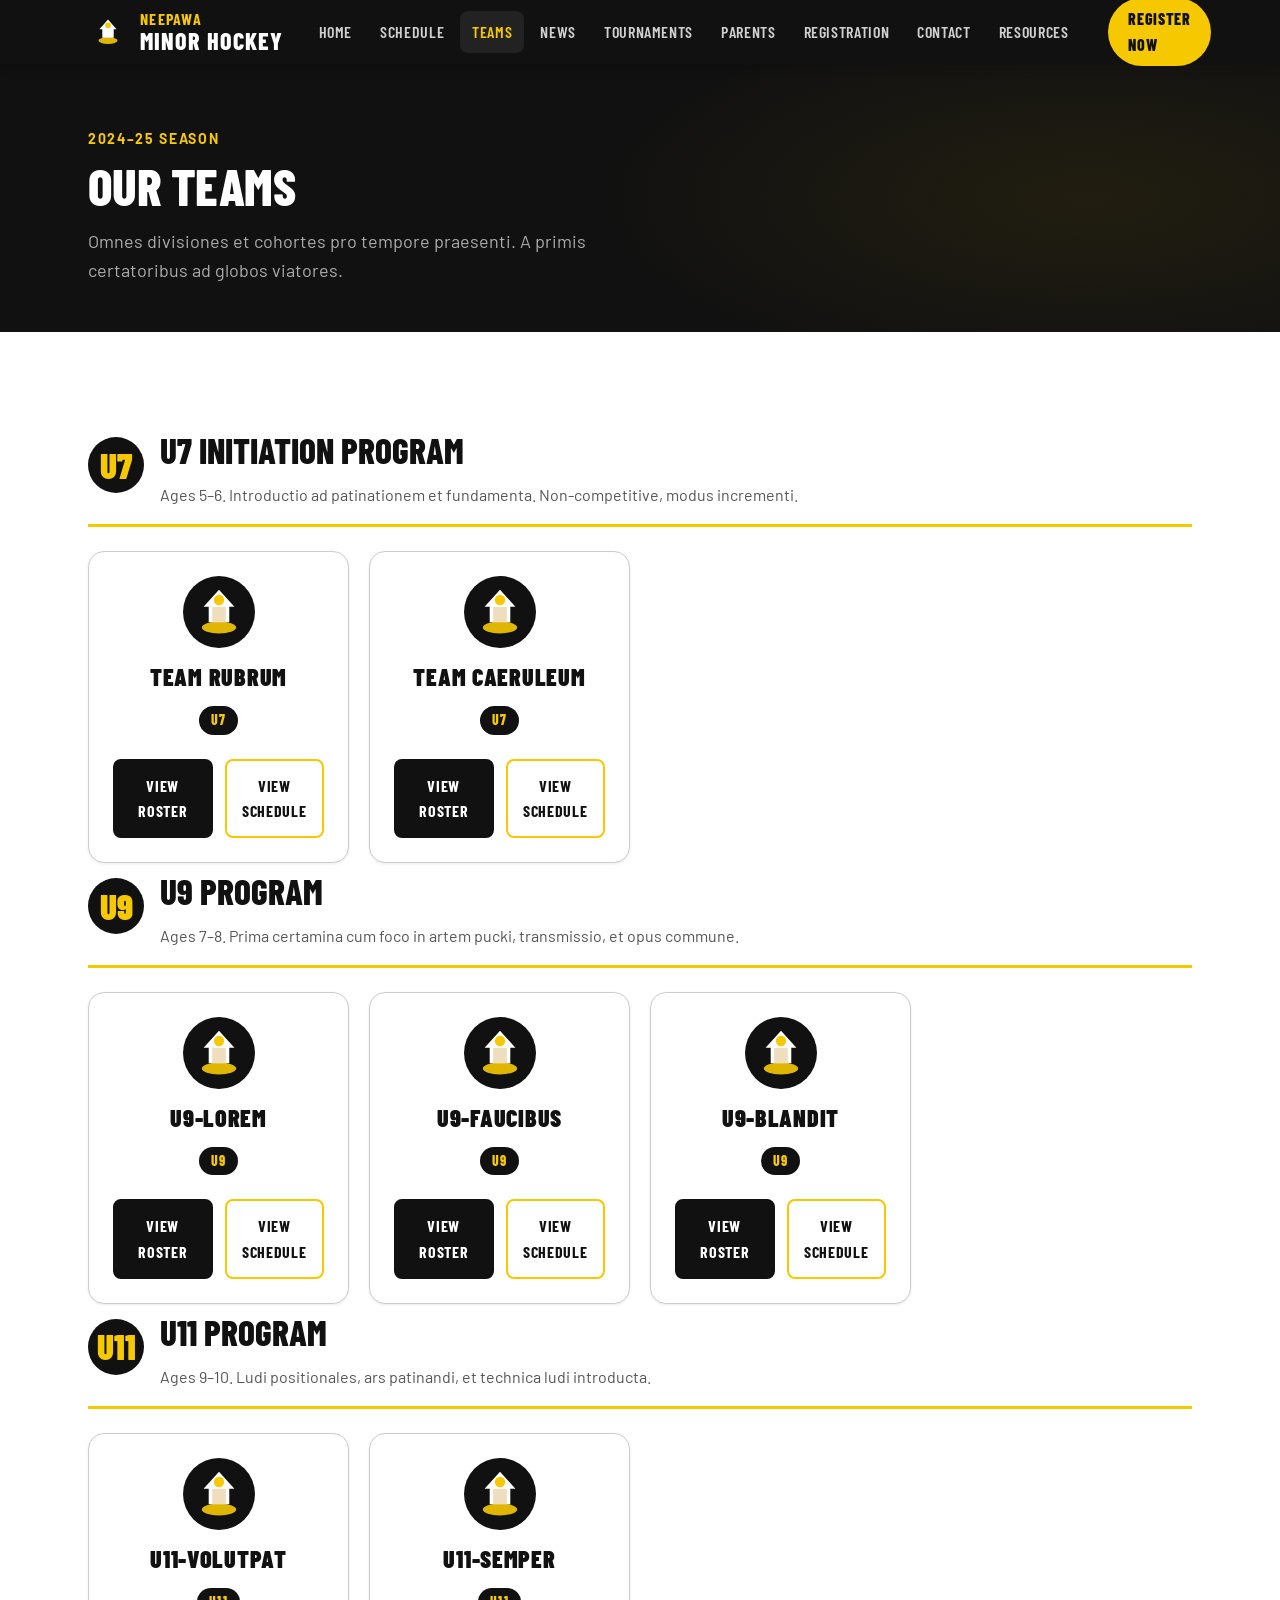
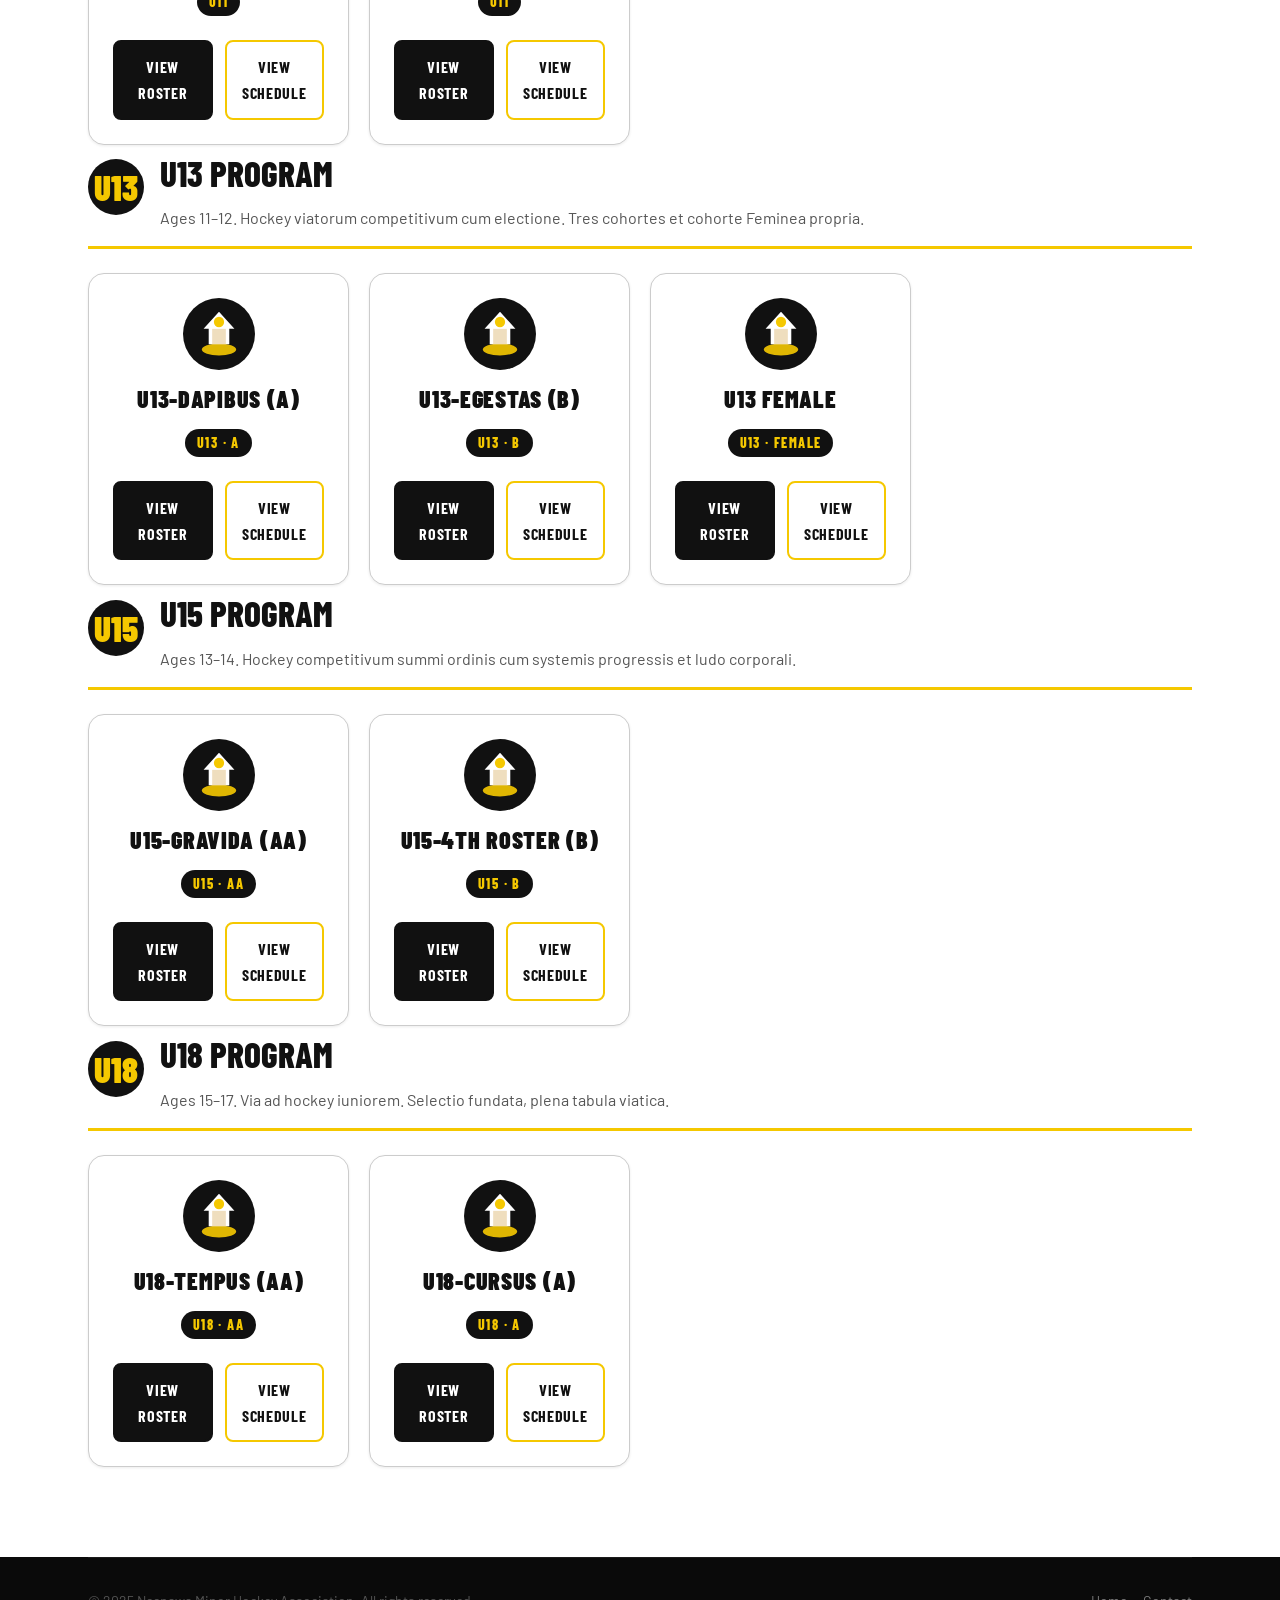
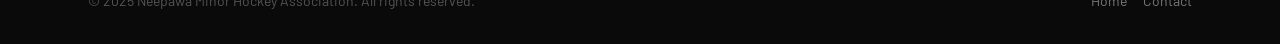
<file: teams.html>
<!DOCTYPE html>
<html lang="en">
<head>
  <meta charset="UTF-8">
  <meta name="color-scheme" content="light">
  <meta name="viewport" content="width=device-width, initial-scale=1.0">
  <title>Teams — Neepawa Minor Hockey Association</title>
  <link rel="preconnect" href="https://fonts.googleapis.com">
  <link rel="preconnect" href="https://fonts.gstatic.com" crossorigin>
  <link href="https://fonts.googleapis.com/css2?family=Barlow+Condensed:wght@600;700;800;900&family=Barlow:wght@400;500;600;700&display=swap" rel="stylesheet">
  <link rel="stylesheet" href="css/tokens.css">
  <link rel="stylesheet" href="css/base.css">
  <link rel="stylesheet" href="css/nav.css">
  <link rel="stylesheet" href="css/components.css">
  <link rel="icon" type="image/svg+xml" href="img/favicon.svg">
  <style>
    /* Division section */
    .div-section {
      margin-bottom: var(--space-14);
    }
    .div-section__header {
      display: flex;
      align-items: center;
      gap: var(--space-4);
      margin-bottom: var(--space-6);
      padding-bottom: var(--space-4);
      border-bottom: 3px solid #f5c800;
    }
    .div-section__badge {
      background: #111;
      color: #f5c800;
      font-family: var(--font-display);
      font-weight: 900;
      font-size: var(--text-xl);
      width: 56px;
      height: 56px;
      border-radius: 50%;
      display: flex;
      align-items: center;
      justify-content: center;
      flex-shrink: 0;
    }
    .div-section__name {
      font-family: var(--font-display);
      font-size: var(--text-xl);
      font-weight: 800;
      text-transform: uppercase;
      color: #111;
    }
    .div-section__desc {
      font-size: var(--text-sm);
      color: var(--color-text-muted);
      margin-top: var(--space-1);
    }

    /* Team card — clean new design */
    .team-card-new {
      background: #fff;
      border: 1px solid var(--color-border);
      border-radius: var(--radius-xl);
      padding: var(--space-6);
      display: flex;
      flex-direction: column;
      align-items: center;
      text-align: center;
      gap: var(--space-4);
      transition: transform 0.18s, box-shadow 0.18s, border-color 0.18s;
      box-shadow: var(--shadow-sm);
    }
    .team-card-new:hover {
      transform: translateY(-3px);
      box-shadow: var(--shadow-md);
      border-color: #f5c800;
    }

    /* NMHA logo circle */
    .team-card-new__logo {
      width: 72px;
      height: 72px;
      flex-shrink: 0;
    }

    .team-card-new__name {
      font-family: var(--font-display);
      font-size: var(--text-lg);
      font-weight: 900;
      text-transform: uppercase;
      letter-spacing: 0.03em;
      color: #111;
      line-height: 1.1;
    }

    .team-card-new__division {
      display: inline-block;
      background: #111;
      color: #f5c800;
      font-family: var(--font-display);
      font-size: var(--text-xs);
      font-weight: 800;
      text-transform: uppercase;
      letter-spacing: 0.1em;
      padding: 3px var(--space-3);
      border-radius: var(--radius-full);
    }

    .team-card-new__actions {
      display: flex;
      gap: var(--space-3);
      width: 100%;
      margin-top: var(--space-2);
    }

    .team-card-new__actions .btn {
      flex: 1;
      justify-content: center;
      font-family: var(--font-display);
      font-size: var(--text-sm);
      font-weight: 700;
      letter-spacing: 0.04em;
      text-transform: uppercase;
      padding: var(--space-3) var(--space-2);
    }

    .btn--dark {
      background: #111;
      color: #fff;
      border: 2px solid #111;
    }
    .btn--dark:hover {
      background: #2a2a2a;
      border-color: #2a2a2a;
    }
    .btn--yellow-outline {
      background: transparent;
      color: #111;
      border: 2px solid #f5c800;
    }
    .btn--yellow-outline:hover {
      background: #f5c800;
      color: #111;
    }
  </style>
</head>
<body class="page-body">
<header class="site-header">
    <div class="container nav-inner">
      <a href="index.html" class="nav-logo">
        <svg class="nav-logo__icon" viewBox="0 0 42 42" fill="none"><circle cx="21" cy="21" r="21" fill="#111111"/><ellipse cx="21" cy="30" rx="10" ry="3.5" fill="#f5c800" opacity="0.9"/><path d="M12 18 L21 8 L30 18 L27 18 L27 27 L15 27 L15 18 Z" fill="white"/><circle cx="21" cy="14" r="3" fill="#f5c800"/></svg>
        <div class="nav-logo__text"><span class="nav-logo__top">Neepawa</span><span class="nav-logo__bottom">Minor Hockey</span></div>
      </a>
            <nav aria-label="Main navigation">
        <ul class="nav-links" role="list">
          <li><a href="index.html">Home</a></li>
          <li><a href="schedule.html">Schedule</a></li>
          <li><a href="teams.html" class="active">Teams</a></li>
          <li><a href="news.html">News</a></li>
          <li><a href="tournaments.html">Tournaments</a></li>
          <li><a href="parents.html">Parents</a></li>
          <li><a href="registration.html">Registration</a></li>
          <li><a href="contact.html">Contact</a></li>
          <li class="nav-dropdown">
            <button class="nav-dropdown__btn" aria-haspopup="true" aria-expanded="false">
              Resources
              <svg class="nav-dropdown__arrow" width="12" height="12" viewBox="0 0 24 24" fill="none" stroke="currentColor" stroke-width="2.5"><polyline points="6 9 12 15 18 9"/></svg>
            </button>
            <ul class="nav-dropdown__menu" role="menu">
              <li><a href="manager-resources.html" role="menuitem">Manager Resources</a></li>
              <li><a href="faq.html" role="menuitem">FAQs</a></li>
              <li class="nav-dropdown__divider"></li>
              <li><a href="parents.html" role="menuitem">Parents Guide</a></li>
              <li><a href="registration.html" role="menuitem">Registration Info</a></li>
              <li><a href="contact.html" role="menuitem">Contact Us</a></li>
            </ul>
          </li>
        </ul>
      </nav>
            <div class="nav-actions">
        <a href="registration.html" class="nav-register">Register Now</a>
        <button class="nav-hamburger" id="nav-hamburger" aria-label="Open menu" aria-expanded="false">
          <span></span><span></span><span></span>
        </button>
      </div>
    </div>
        <nav class="mobile-menu" id="mobile-menu" aria-label="Mobile navigation">
      <a href="index.html">Home</a>
      <a href="schedule.html">Schedule</a>
      <a href="teams.html" class="active">Teams</a>
      <a href="news.html">News</a>
      <a href="tournaments.html">Tournaments</a>
      <a href="parents.html">Parents</a>
      <a href="registration.html">Registration</a>
      <a href="contact.html">Contact</a>
      <div class="mobile-menu-section">Resources</div>
      <a href="manager-resources.html">Manager Resources</a>
      <a href="faq.html">FAQs</a>
      <div class="mobile-menu-section">Quick Links</div>
      <a href="parents.html">Parents Guide</a>
      <a href="registration.html">Registration Info</a>
      <a href="contact.html">Contact Us</a>
      <a href="registration.html" class="register-mobile">Register Now</a>
    </nav>
  </header>

  <main>
    <div class="page-hero">
      <div class="container page-hero__content">
        <div class="page-hero__eyebrow">2024–25 Season</div>
        <h1 class="page-hero__title">Our Teams</h1>
        <p class="page-hero__sub">Omnes divisiones et cohortes pro tempore praesenti. A primis certatoribus ad globos viatores.</p>
      </div>
    </div>

    <section>
      <div class="container">

        <!-- U7 -->
        <div class="div-section" id="u7">
          <div class="div-section__header">
            <div class="div-section__badge">U7</div>
            <div class="div-section__info">
              <div class="div-section__name">U7 Initiation Program</div>
              <div class="div-section__desc">Ages 5–6. Introductio ad patinationem et fundamenta. Non-competitive, modus incrementi.</div>
            </div>
          </div>
          <div class="teams-grid">

            <div class="team-card-new">
              <svg class="team-card-new__logo" viewBox="0 0 42 42" fill="none" xmlns="http://www.w3.org/2000/svg"><circle cx="21" cy="21" r="21" fill="#111111"/><ellipse cx="21" cy="30" rx="10" ry="3.5" fill="#f5c800" opacity="0.9"/><path d="M12 18 L21 8 L30 18 L27 18 L27 27 L15 27 L15 18 Z" fill="white"/><path d="M17 27 L17 18 L25 18 L25 27" fill="rgba(201,146,42,0.3)"/><circle cx="21" cy="14" r="3" fill="#f5c800"/></svg>
              <div class="team-card-new__name">Team Rubrum</div>
              <div class="team-card-new__division">U7</div>
              <div class="team-card-new__actions">
                <a href="#" class="btn btn--dark">View Roster</a>
                <a href="#" class="btn btn--yellow-outline">View Schedule</a>
              </div>
            </div>

            <div class="team-card-new">
              <svg class="team-card-new__logo" viewBox="0 0 42 42" fill="none" xmlns="http://www.w3.org/2000/svg"><circle cx="21" cy="21" r="21" fill="#111111"/><ellipse cx="21" cy="30" rx="10" ry="3.5" fill="#f5c800" opacity="0.9"/><path d="M12 18 L21 8 L30 18 L27 18 L27 27 L15 27 L15 18 Z" fill="white"/><path d="M17 27 L17 18 L25 18 L25 27" fill="rgba(201,146,42,0.3)"/><circle cx="21" cy="14" r="3" fill="#f5c800"/></svg>
              <div class="team-card-new__name">Team Caeruleum</div>
              <div class="team-card-new__division">U7</div>
              <div class="team-card-new__actions">
                <a href="#" class="btn btn--dark">View Roster</a>
                <a href="#" class="btn btn--yellow-outline">View Schedule</a>
              </div>
            </div>

          </div>
        </div>

        <!-- U9 -->
        <div class="div-section" id="u9">
          <div class="div-section__header">
            <div class="div-section__badge">U9</div>
            <div class="div-section__info">
              <div class="div-section__name">U9 Program</div>
              <div class="div-section__desc">Ages 7–8. Prima certamina cum foco in artem pucki, transmissio, et opus commune.</div>
            </div>
          </div>
          <div class="teams-grid">

            <div class="team-card-new">
              <svg class="team-card-new__logo" viewBox="0 0 42 42" fill="none" xmlns="http://www.w3.org/2000/svg"><circle cx="21" cy="21" r="21" fill="#111111"/><ellipse cx="21" cy="30" rx="10" ry="3.5" fill="#f5c800" opacity="0.9"/><path d="M12 18 L21 8 L30 18 L27 18 L27 27 L15 27 L15 18 Z" fill="white"/><path d="M17 27 L17 18 L25 18 L25 27" fill="rgba(201,146,42,0.3)"/><circle cx="21" cy="14" r="3" fill="#f5c800"/></svg>
              <div class="team-card-new__name">U9-Lorem</div>
              <div class="team-card-new__division">U9</div>
              <div class="team-card-new__actions">
                <a href="#" class="btn btn--dark">View Roster</a>
                <a href="#" class="btn btn--yellow-outline">View Schedule</a>
              </div>
            </div>

            <div class="team-card-new">
              <svg class="team-card-new__logo" viewBox="0 0 42 42" fill="none" xmlns="http://www.w3.org/2000/svg"><circle cx="21" cy="21" r="21" fill="#111111"/><ellipse cx="21" cy="30" rx="10" ry="3.5" fill="#f5c800" opacity="0.9"/><path d="M12 18 L21 8 L30 18 L27 18 L27 27 L15 27 L15 18 Z" fill="white"/><path d="M17 27 L17 18 L25 18 L25 27" fill="rgba(201,146,42,0.3)"/><circle cx="21" cy="14" r="3" fill="#f5c800"/></svg>
              <div class="team-card-new__name">U9-Faucibus</div>
              <div class="team-card-new__division">U9</div>
              <div class="team-card-new__actions">
                <a href="#" class="btn btn--dark">View Roster</a>
                <a href="#" class="btn btn--yellow-outline">View Schedule</a>
              </div>
            </div>

            <div class="team-card-new">
              <svg class="team-card-new__logo" viewBox="0 0 42 42" fill="none" xmlns="http://www.w3.org/2000/svg"><circle cx="21" cy="21" r="21" fill="#111111"/><ellipse cx="21" cy="30" rx="10" ry="3.5" fill="#f5c800" opacity="0.9"/><path d="M12 18 L21 8 L30 18 L27 18 L27 27 L15 27 L15 18 Z" fill="white"/><path d="M17 27 L17 18 L25 18 L25 27" fill="rgba(201,146,42,0.3)"/><circle cx="21" cy="14" r="3" fill="#f5c800"/></svg>
              <div class="team-card-new__name">U9-Blandit</div>
              <div class="team-card-new__division">U9</div>
              <div class="team-card-new__actions">
                <a href="#" class="btn btn--dark">View Roster</a>
                <a href="#" class="btn btn--yellow-outline">View Schedule</a>
              </div>
            </div>

          </div>
        </div>

        <!-- U11 -->
        <div class="div-section" id="u11">
          <div class="div-section__header">
            <div class="div-section__badge">U11</div>
            <div class="div-section__info">
              <div class="div-section__name">U11 Program</div>
              <div class="div-section__desc">Ages 9–10. Ludi positionales, ars patinandi, et technica ludi introducta.</div>
            </div>
          </div>
          <div class="teams-grid">

            <div class="team-card-new">
              <svg class="team-card-new__logo" viewBox="0 0 42 42" fill="none" xmlns="http://www.w3.org/2000/svg"><circle cx="21" cy="21" r="21" fill="#111111"/><ellipse cx="21" cy="30" rx="10" ry="3.5" fill="#f5c800" opacity="0.9"/><path d="M12 18 L21 8 L30 18 L27 18 L27 27 L15 27 L15 18 Z" fill="white"/><path d="M17 27 L17 18 L25 18 L25 27" fill="rgba(201,146,42,0.3)"/><circle cx="21" cy="14" r="3" fill="#f5c800"/></svg>
              <div class="team-card-new__name">U11-Volutpat</div>
              <div class="team-card-new__division">U11</div>
              <div class="team-card-new__actions">
                <a href="#" class="btn btn--dark">View Roster</a>
                <a href="#" class="btn btn--yellow-outline">View Schedule</a>
              </div>
            </div>

            <div class="team-card-new">
              <svg class="team-card-new__logo" viewBox="0 0 42 42" fill="none" xmlns="http://www.w3.org/2000/svg"><circle cx="21" cy="21" r="21" fill="#111111"/><ellipse cx="21" cy="30" rx="10" ry="3.5" fill="#f5c800" opacity="0.9"/><path d="M12 18 L21 8 L30 18 L27 18 L27 27 L15 27 L15 18 Z" fill="white"/><path d="M17 27 L17 18 L25 18 L25 27" fill="rgba(201,146,42,0.3)"/><circle cx="21" cy="14" r="3" fill="#f5c800"/></svg>
              <div class="team-card-new__name">U11-Semper</div>
              <div class="team-card-new__division">U11</div>
              <div class="team-card-new__actions">
                <a href="#" class="btn btn--dark">View Roster</a>
                <a href="#" class="btn btn--yellow-outline">View Schedule</a>
              </div>
            </div>

          </div>
        </div>

        <!-- U13 -->
        <div class="div-section" id="u13">
          <div class="div-section__header">
            <div class="div-section__badge">U13</div>
            <div class="div-section__info">
              <div class="div-section__name">U13 Program</div>
              <div class="div-section__desc">Ages 11–12. Hockey viatorum competitivum cum electione. Tres cohortes et cohorte Feminea propria.</div>
            </div>
          </div>
          <div class="teams-grid">

            <div class="team-card-new">
              <svg class="team-card-new__logo" viewBox="0 0 42 42" fill="none" xmlns="http://www.w3.org/2000/svg"><circle cx="21" cy="21" r="21" fill="#111111"/><ellipse cx="21" cy="30" rx="10" ry="3.5" fill="#f5c800" opacity="0.9"/><path d="M12 18 L21 8 L30 18 L27 18 L27 27 L15 27 L15 18 Z" fill="white"/><path d="M17 27 L17 18 L25 18 L25 27" fill="rgba(201,146,42,0.3)"/><circle cx="21" cy="14" r="3" fill="#f5c800"/></svg>
              <div class="team-card-new__name">U13-Dapibus (A)</div>
              <div class="team-card-new__division">U13 · A</div>
              <div class="team-card-new__actions">
                <a href="#" class="btn btn--dark">View Roster</a>
                <a href="#" class="btn btn--yellow-outline">View Schedule</a>
              </div>
            </div>

            <div class="team-card-new">
              <svg class="team-card-new__logo" viewBox="0 0 42 42" fill="none" xmlns="http://www.w3.org/2000/svg"><circle cx="21" cy="21" r="21" fill="#111111"/><ellipse cx="21" cy="30" rx="10" ry="3.5" fill="#f5c800" opacity="0.9"/><path d="M12 18 L21 8 L30 18 L27 18 L27 27 L15 27 L15 18 Z" fill="white"/><path d="M17 27 L17 18 L25 18 L25 27" fill="rgba(201,146,42,0.3)"/><circle cx="21" cy="14" r="3" fill="#f5c800"/></svg>
              <div class="team-card-new__name">U13-Egestas (B)</div>
              <div class="team-card-new__division">U13 · B</div>
              <div class="team-card-new__actions">
                <a href="#" class="btn btn--dark">View Roster</a>
                <a href="#" class="btn btn--yellow-outline">View Schedule</a>
              </div>
            </div>

            <div class="team-card-new">
              <svg class="team-card-new__logo" viewBox="0 0 42 42" fill="none" xmlns="http://www.w3.org/2000/svg"><circle cx="21" cy="21" r="21" fill="#111111"/><ellipse cx="21" cy="30" rx="10" ry="3.5" fill="#f5c800" opacity="0.9"/><path d="M12 18 L21 8 L30 18 L27 18 L27 27 L15 27 L15 18 Z" fill="white"/><path d="M17 27 L17 18 L25 18 L25 27" fill="rgba(201,146,42,0.3)"/><circle cx="21" cy="14" r="3" fill="#f5c800"/></svg>
              <div class="team-card-new__name">U13 Female</div>
              <div class="team-card-new__division">U13 · Female</div>
              <div class="team-card-new__actions">
                <a href="#" class="btn btn--dark">View Roster</a>
                <a href="#" class="btn btn--yellow-outline">View Schedule</a>
              </div>
            </div>

          </div>
        </div>

        <!-- U15 -->
        <div class="div-section" id="u15">
          <div class="div-section__header">
            <div class="div-section__badge">U15</div>
            <div class="div-section__info">
              <div class="div-section__name">U15 Program</div>
              <div class="div-section__desc">Ages 13–14. Hockey competitivum summi ordinis cum systemis progressis et ludo corporali.</div>
            </div>
          </div>
          <div class="teams-grid">

            <div class="team-card-new">
              <svg class="team-card-new__logo" viewBox="0 0 42 42" fill="none" xmlns="http://www.w3.org/2000/svg"><circle cx="21" cy="21" r="21" fill="#111111"/><ellipse cx="21" cy="30" rx="10" ry="3.5" fill="#f5c800" opacity="0.9"/><path d="M12 18 L21 8 L30 18 L27 18 L27 27 L15 27 L15 18 Z" fill="white"/><path d="M17 27 L17 18 L25 18 L25 27" fill="rgba(201,146,42,0.3)"/><circle cx="21" cy="14" r="3" fill="#f5c800"/></svg>
              <div class="team-card-new__name">U15-Gravida (AA)</div>
              <div class="team-card-new__division">U15 · AA</div>
              <div class="team-card-new__actions">
                <a href="#" class="btn btn--dark">View Roster</a>
                <a href="#" class="btn btn--yellow-outline">View Schedule</a>
              </div>
            </div>

            <div class="team-card-new">
              <svg class="team-card-new__logo" viewBox="0 0 42 42" fill="none" xmlns="http://www.w3.org/2000/svg"><circle cx="21" cy="21" r="21" fill="#111111"/><ellipse cx="21" cy="30" rx="10" ry="3.5" fill="#f5c800" opacity="0.9"/><path d="M12 18 L21 8 L30 18 L27 18 L27 27 L15 27 L15 18 Z" fill="white"/><path d="M17 27 L17 18 L25 18 L25 27" fill="rgba(201,146,42,0.3)"/><circle cx="21" cy="14" r="3" fill="#f5c800"/></svg>
              <div class="team-card-new__name">U15-4th Roster (B)</div>
              <div class="team-card-new__division">U15 · B</div>
              <div class="team-card-new__actions">
                <a href="#" class="btn btn--dark">View Roster</a>
                <a href="#" class="btn btn--yellow-outline">View Schedule</a>
              </div>
            </div>

          </div>
        </div>

        <!-- U18 -->
        <div class="div-section" id="u18">
          <div class="div-section__header">
            <div class="div-section__badge">U18</div>
            <div class="div-section__info">
              <div class="div-section__name">U18 Program</div>
              <div class="div-section__desc">Ages 15–17. Via ad hockey iuniorem. Selectio fundata, plena tabula viatica.</div>
            </div>
          </div>
          <div class="teams-grid">

            <div class="team-card-new">
              <svg class="team-card-new__logo" viewBox="0 0 42 42" fill="none" xmlns="http://www.w3.org/2000/svg"><circle cx="21" cy="21" r="21" fill="#111111"/><ellipse cx="21" cy="30" rx="10" ry="3.5" fill="#f5c800" opacity="0.9"/><path d="M12 18 L21 8 L30 18 L27 18 L27 27 L15 27 L15 18 Z" fill="white"/><path d="M17 27 L17 18 L25 18 L25 27" fill="rgba(201,146,42,0.3)"/><circle cx="21" cy="14" r="3" fill="#f5c800"/></svg>
              <div class="team-card-new__name">U18-Tempus (AA)</div>
              <div class="team-card-new__division">U18 · AA</div>
              <div class="team-card-new__actions">
                <a href="#" class="btn btn--dark">View Roster</a>
                <a href="#" class="btn btn--yellow-outline">View Schedule</a>
              </div>
            </div>

            <div class="team-card-new">
              <svg class="team-card-new__logo" viewBox="0 0 42 42" fill="none" xmlns="http://www.w3.org/2000/svg"><circle cx="21" cy="21" r="21" fill="#111111"/><ellipse cx="21" cy="30" rx="10" ry="3.5" fill="#f5c800" opacity="0.9"/><path d="M12 18 L21 8 L30 18 L27 18 L27 27 L15 27 L15 18 Z" fill="white"/><path d="M17 27 L17 18 L25 18 L25 27" fill="rgba(201,146,42,0.3)"/><circle cx="21" cy="14" r="3" fill="#f5c800"/></svg>
              <div class="team-card-new__name">U18-Cursus (A)</div>
              <div class="team-card-new__division">U18 · A</div>
              <div class="team-card-new__actions">
                <a href="#" class="btn btn--dark">View Roster</a>
                <a href="#" class="btn btn--yellow-outline">View Schedule</a>
              </div>
            </div>

          </div>
        </div>

      </div>
    </section>
  </main>

  <footer class="site-footer">
    <div class="container">
      <div class="footer-bottom" style="padding-block: var(--space-8);">
        <span>© 2025 Neepawa Minor Hockey Association. All rights reserved.</span>
        <div style="display:flex; gap: var(--space-4);">
          <a href="index.html">Home</a>
          <a href="contact.html">Contact</a>
        </div>
      </div>
    </div>
  </footer>
  <script src="js/main.js"></script>
<script data-pplx-inline-edit>
(function () {
  if (window === window.top) return;

  const allowedParentOrigins = ["https://www.perplexity.ai","https://perplexity.ai","https://testing.perplexity.ai","https://staging.perplexity.ai","https://*.preview.i.perplexity.ai","http://localhost:3000","http://127.0.0.1:3000","http://localhost:5173","http://127.0.0.1:5173"];
  const MAX_FONT_BYTES = 500 * 1024;
  const MAX_TOTAL_FONT_BYTES = 2 * 1024 * 1024;
  let scrollForwarding = false;
  let scrollRaf = 0;
  let trustedTopOrigin = null;

  // Allow entries like "https://*.preview.i.perplexity.ai" — the wildcard
  // matches a single DNS label (no dots), so "https://*.foo" cannot stretch
  // across multiple labels.
  function matchesAllowedOrigin(origin) {
    if (!origin) return false;
    for (const entry of allowedParentOrigins) {
      if (!entry.includes("*")) {
        if (entry === origin) return true;
        continue;
      }
      const pattern = new RegExp(
        "^" +
          entry.replace(/[.+?^${}()|[\]\\]/g, "\\$&").replace(/\*/g, "[^.]+") +
          "$",
      );
      if (pattern.test(origin)) return true;
    }
    return false;
  }

  // Trust decision: when the sender is same-origin-visible (event.origin is a
  // real origin like https://www.perplexity.ai) we trust event.origin directly.
  // When event.origin is "null" (opaque broker srcdoc), we fall back to the
  // broker's stamped `parentOrigin` to identify the top window. The fallback
  // is claim-only — we rely on the browser's native `targetOrigin` enforcement
  // on the response path (see postToTrustedTop) to ensure replies can't be
  // delivered to anyone but the actual top window of that claimed origin.
  function getTrustedParentOrigin(event) {
    const forwardedParentOrigin =
      typeof event.data.parentOrigin === "string" ? event.data.parentOrigin : null;
    const parentOrigin = event.origin === "null" ? forwardedParentOrigin : event.origin;
    return matchesAllowedOrigin(parentOrigin) ? parentOrigin : null;
  }

  // All responses go to window.top with targetOrigin = the allowlisted origin.
  // An attacker that iframes us inside their own null-origin broker can claim
  // any parentOrigin they like, but the browser will drop the reply whenever
  // the real top's origin doesn't match — so the screenshot never leaves.
  function postToTrustedTop(message) {
    if (!trustedTopOrigin) return;
    try {
      window.top.postMessage(message, trustedTopOrigin);
    } catch (_error) {}
  }

  function inlineAll(original, clone) {
    if (original.nodeType !== 1 || clone.nodeType !== 1) return;

    try {
      const computedStyle = getComputedStyle(original);
      // cssText on a computed style is the serialized declaration in modern
      // Chromium/Safari — a single read beats enumerating ~400 longhand
      // properties. Firefox returns "" here, so we fall back on empty.
      const serialized = computedStyle.cssText;
      if (serialized) {
        clone.style.cssText = serialized;
      } else {
        const parts = new Array(computedStyle.length);
        for (let index = 0; index < computedStyle.length; index += 1) {
          const property = computedStyle[index];
          parts[index] = `${property}:${computedStyle.getPropertyValue(property)};`;
        }
        clone.style.cssText = parts.join("");
      }
    } catch (_error) {}

    const originalChildren = original.children;
    const clonedChildren = clone.children;
    for (
      let index = 0;
      index < originalChildren.length && index < clonedChildren.length;
      index += 1
    ) {
      inlineAll(originalChildren[index], clonedChildren[index]);
    }
  }

  function extractFontUrl(srcValue) {
    const matches = [
      ...srcValue.matchAll(
        /url\(["']?([^"')]+)["']?\)(?:\s*format\(["']?([^"')]+)["']?\))?/gi,
      ),
    ];
    if (matches.length === 0) return null;
    const woff2 = matches.find((m) => m[2] && m[2].toLowerCase().includes("woff2"));
    if (woff2) return woff2[1];
    const woff = matches.find((m) => m[2] && m[2].toLowerCase().includes("woff"));
    if (woff) return woff[1];
    return matches[0][1];
  }

  // Cache resolved font URL -> data URI across captures. Fonts on a page
  // essentially never change, and a batch run emits multiple captures back to
  // back — without this we'd refetch + re-base64 every time.
  const fontDataUriCache = new Map();
  const SRC_DECLARATION_RE = /src\s*:\s*[^;}]+/i;

  async function fetchAsDataUri(url) {
    if (fontDataUriCache.has(url)) return fontDataUriCache.get(url);
    let dataUri = null;
    try {
      const response = await fetch(url, { mode: "cors", credentials: "omit" });
      if (response.ok) {
        const blob = await response.blob();
        if (blob.size <= MAX_FONT_BYTES) {
          dataUri = await new Promise((resolve) => {
            const reader = new FileReader();
            reader.onloadend = () =>
              resolve(typeof reader.result === "string" ? reader.result : null);
            reader.onerror = () => resolve(null);
            reader.readAsDataURL(blob);
          });
        }
      }
    } catch (_error) {
      dataUri = null;
    }
    fontDataUriCache.set(url, dataUri);
    return dataUri;
  }

  function collectFontFaceRuleTexts() {
    const rules = [];
    for (const sheet of document.styleSheets) {
      let cssRules;
      try {
        cssRules = sheet.cssRules;
      } catch (_error) {
        continue;
      }
      if (!cssRules) continue;
      for (const rule of cssRules) {
        const cssText = rule.cssText || "";
        if (cssText.startsWith("@font-face")) rules.push(cssText);
      }
    }
    return rules;
  }

  async function buildInlinedFontCss() {
    const ruleTexts = collectFontFaceRuleTexts();
    if (ruleTexts.length === 0) return null;

    const resolved = ruleTexts.map((cssText) => {
      if (!SRC_DECLARATION_RE.test(cssText)) return null;
      const srcMatch = cssText.match(/src\s*:\s*([^;}]+)[;}]/i);
      if (!srcMatch) return null;
      const url = extractFontUrl(srcMatch[1]);
      if (!url) return null;
      try {
        return { cssText, url: new URL(url, document.baseURI).href };
      } catch (_error) {
        return null;
      }
    });

    const dataUris = await Promise.all(
      resolved.map((entry) => (entry ? fetchAsDataUri(entry.url) : Promise.resolve(null))),
    );

    const inlined = [];
    let totalBytes = 0;
    for (let index = 0; index < resolved.length; index += 1) {
      const entry = resolved[index];
      const dataUri = dataUris[index];
      if (!entry || !dataUri) continue;
      const approxBytes = dataUri.length * 0.75;
      if (totalBytes + approxBytes > MAX_TOTAL_FONT_BYTES) break;
      totalBytes += approxBytes;
      inlined.push(entry.cssText.replace(SRC_DECLARATION_RE, `src: url("${dataUri}")`));
    }
    return inlined.length > 0 ? inlined.join("\n") : null;
  }

  function stripExternal(clone) {
    const images = clone.querySelectorAll("img");
    for (let index = 0; index < images.length; index += 1) {
      const src = images[index].getAttribute("src");
      if (src && !src.startsWith("data:")) images[index].removeAttribute("src");
    }

    const elements = clone.querySelectorAll("*");
    for (let index = 0; index < elements.length; index += 1) {
      const style = elements[index].style.cssText;
      if (style && style.includes("url(")) {
        elements[index].style.cssText = style.replace(
          /url\(["']?(?!data:)[^)"']*["']?\)/gi,
          "none",
        );
      }
    }
  }

  function emitScroll() {
    scrollRaf = 0;
    if (!scrollForwarding) return;
    postToTrustedTop({
      type: "INLINE_EDIT_SCROLL",
      scrollX: window.scrollX,
      scrollY: window.scrollY,
    });
  }

  window.addEventListener(
    "scroll",
    function () {
      if (!scrollForwarding || scrollRaf) return;
      scrollRaf = requestAnimationFrame(emitScroll);
    },
    { passive: true, capture: true },
  );

  async function handleCaptureRequest(event) {
    const requestId = event.data.requestId;
    const scrollX = window.scrollX;
    const scrollY = window.scrollY;
    const width = window.innerWidth;
    const height = window.innerHeight;

    function postResult(dataUrl) {
      postToTrustedTop({
        type: "INLINE_EDIT_SCREENSHOT_RESULT",
        requestId,
        dataUrl,
        scrollX,
        scrollY,
      });
    }

    try {
      // Wait for any pending web fonts to resolve so both inline metrics and
      // the @font-face inlining below see the same loaded faces.
      if (document.fonts && document.fonts.ready) {
        try {
          await document.fonts.ready;
        } catch (_error) {}
      }

      const clone = document.documentElement.cloneNode(true);
      inlineAll(document.documentElement, clone);

      const removedNodes = clone.querySelectorAll("script,link[rel=\"stylesheet\"],style");
      for (let index = 0; index < removedNodes.length; index += 1) {
        removedNodes[index].remove();
      }

      stripExternal(clone);

      // Re-embed web fonts as data-URI @font-face rules so the SVG rasterizer
      // can resolve them — external font URLs aren't fetched during
      // foreignObject rendering, which would otherwise force a fallback face
      // and change text metrics.
      const inlinedFontCss = await buildInlinedFontCss();
      if (inlinedFontCss) {
        const styleEl = document.createElement("style");
        styleEl.textContent = inlinedFontCss;
        const head = clone.querySelector("head");
        if (head) head.appendChild(styleEl);
        else clone.insertBefore(styleEl, clone.firstChild);
      }

      const html = new XMLSerializer().serializeToString(clone);
      const svg =
        `<svg xmlns="http://www.w3.org/2000/svg" width="${width}" height="${height}">` +
        '<foreignObject width="100%" height="100%">' +
        `<div xmlns="http://www.w3.org/1999/xhtml" style="width:${width}px;height:${height}px;overflow:hidden">` +
        `<div style="position:relative;left:-${scrollX}px;top:-${scrollY}px">` +
        html +
        "</div></div></foreignObject></svg>";
      const svgUrl = `data:image/svg+xml;charset=utf-8,${encodeURIComponent(svg)}`;
      const image = new Image();
      image.onload = function () {
        const canvas = document.createElement("canvas");
        canvas.width = width;
        canvas.height = height;
        canvas.getContext("2d").drawImage(image, 0, 0);
        postResult(canvas.toDataURL("image/png"));
      };
      image.onerror = function () {
        postResult(null);
      };
      image.src = svgUrl;
    } catch (_error) {
      postResult(null);
    }
  }

  window.addEventListener("message", function (event) {
    if (!event.data) return;
    // Only accept messages from the direct parent frame. Blocks sibling /
    // unrelated-window postMessage senders that could otherwise reach us.
    if (event.source !== window.parent) return;

    const trustedParentOrigin = getTrustedParentOrigin(event);
    if (!trustedParentOrigin) return;
    trustedTopOrigin = trustedParentOrigin;

    if (event.data.type === "INLINE_EDIT_SCROLL_START") {
      scrollForwarding = true;
      emitScroll();
      return;
    }

    if (event.data.type === "INLINE_EDIT_SCROLL_STOP") {
      scrollForwarding = false;
      if (scrollRaf) cancelAnimationFrame(scrollRaf);
      scrollRaf = 0;
      return;
    }

    if (event.data.type !== "INLINE_EDIT_CAPTURE_REQUEST") return;

    handleCaptureRequest(event);
  });
})();


</script></body>
</html>
</file>
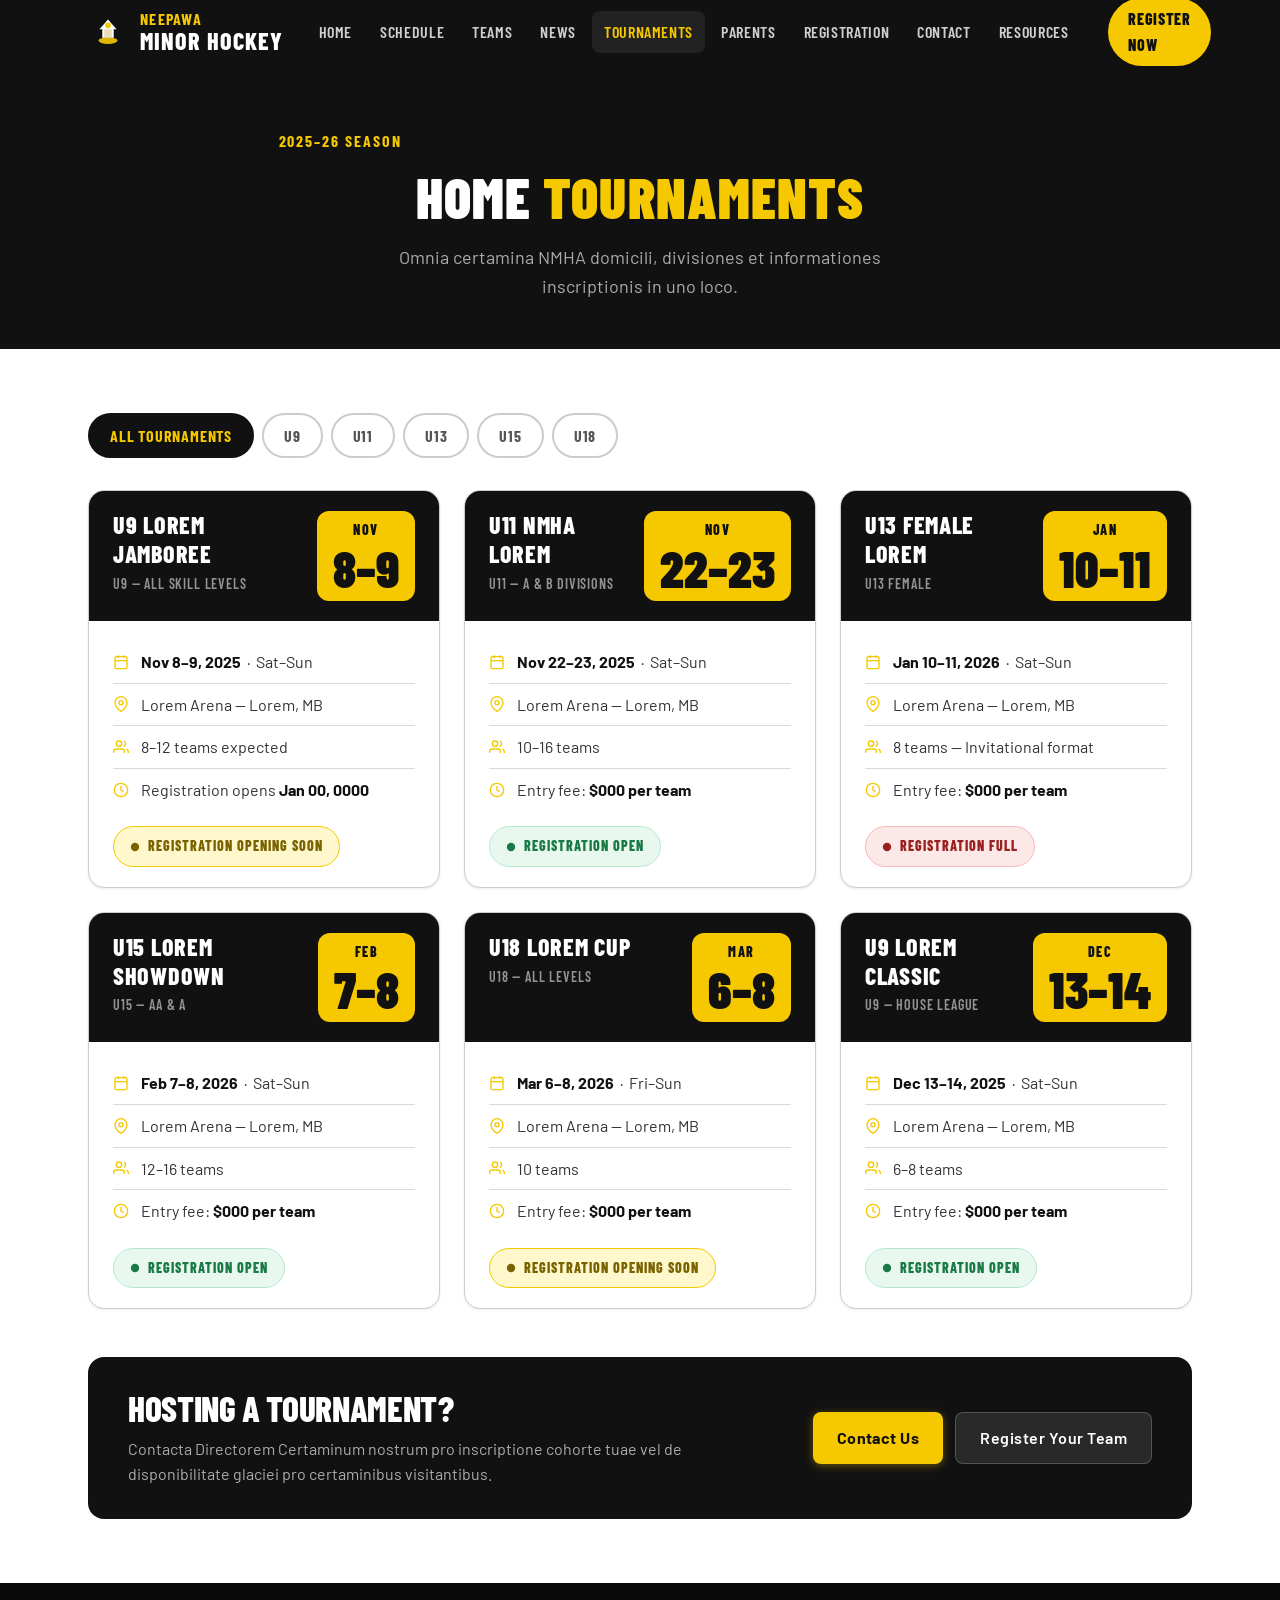
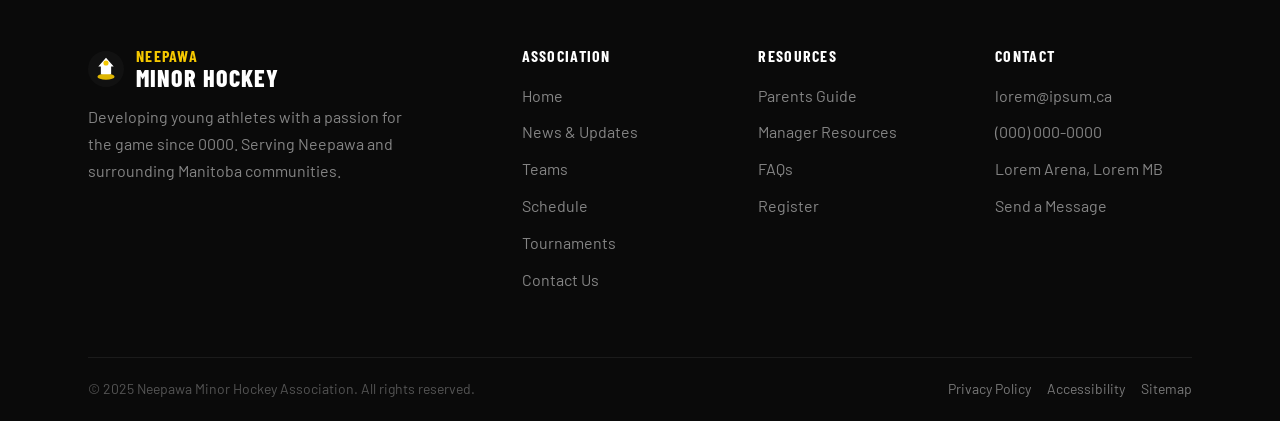
<file: tournaments.html>
<!DOCTYPE html>
<html lang="en">
<head>
  <meta charset="UTF-8">
  <meta name="color-scheme" content="light">
  <meta name="viewport" content="width=device-width, initial-scale=1.0">
  <title>Tournaments — Neepawa Minor Hockey Association</title>
  <meta name="description" content="Home tournament dates, schedules, and information for Neepawa Minor Hockey Association lorem ipsum events.">
  <link rel="preconnect" href="https://fonts.googleapis.com">
  <link rel="preconnect" href="https://fonts.gstatic.com" crossorigin>
  <link href="https://fonts.googleapis.com/css2?family=Barlow+Condensed:wght@600;700;800;900&family=Barlow:wght@400;500;600;700&display=swap" rel="stylesheet">
  <link rel="stylesheet" href="css/tokens.css">
  <link rel="stylesheet" href="css/base.css">
  <link rel="stylesheet" href="css/nav.css">
  <link rel="stylesheet" href="css/components.css">
  <link rel="icon" type="image/svg+xml" href="img/favicon.svg">
  <style>
    .tournament-hero {
      background: #111;
      padding: var(--space-16) 0 var(--space-12);
      text-align: center;
    }
    .tournament-hero__eyebrow {
      font-family: var(--font-display);
      font-size: var(--text-sm);
      font-weight: 700;
      letter-spacing: 0.12em;
      text-transform: uppercase;
      color: #f5c800;
      margin-bottom: var(--space-3);
    }
    .tournament-hero__title {
      font-family: var(--font-display);
      font-size: clamp(2rem, 5vw, 3.5rem);
      font-weight: 900;
      color: #fff;
      text-transform: uppercase;
      letter-spacing: 0.02em;
      margin-bottom: var(--space-4);
    }
    .tournament-hero__title em {
      color: #f5c800;
      font-style: normal;
    }
    .tournament-hero__sub {
      color: rgba(255,255,255,0.65);
      font-size: var(--text-base);
      max-width: 520px;
      margin: 0 auto;
    }

    /* Filter tabs */
    .filter-bar {
      display: flex;
      gap: var(--space-2);
      flex-wrap: wrap;
      margin-bottom: var(--space-8);
    }
    .filter-btn {
      padding: var(--space-2) var(--space-5);
      border-radius: var(--radius-full);
      border: 2px solid var(--color-border);
      background: #fff;
      font-family: var(--font-display);
      font-weight: 700;
      font-size: var(--text-sm);
      letter-spacing: 0.05em;
      text-transform: uppercase;
      color: #555;
      cursor: pointer;
      transition: all 0.15s;
    }
    .filter-btn.active,
    .filter-btn:hover {
      background: #111;
      border-color: #111;
      color: #f5c800;
    }

    /* Tournament card */
    .tournament-grid {
      display: grid;
      grid-template-columns: repeat(auto-fill, minmax(340px, 1fr));
      gap: var(--space-6);
      margin-bottom: var(--space-12);
    }

    .tournament-card {
      background: #fff;
      border: 1px solid var(--color-border);
      border-radius: var(--radius-xl);
      overflow: hidden;
      box-shadow: var(--shadow-sm);
      transition: transform 0.2s, box-shadow 0.2s;
    }
    .tournament-card:hover {
      transform: translateY(-3px);
      box-shadow: var(--shadow-md);
    }

    .tournament-card__banner {
      background: #111;
      padding: var(--space-5) var(--space-6);
      display: flex;
      align-items: flex-start;
      justify-content: space-between;
      gap: var(--space-4);
    }
    .tournament-card__date-block {
      background: #f5c800;
      border-radius: var(--radius-lg);
      padding: var(--space-2) var(--space-4);
      text-align: center;
      flex-shrink: 0;
    }
    .tournament-card__month {
      font-family: var(--font-display);
      font-size: var(--text-xs);
      font-weight: 800;
      letter-spacing: 0.1em;
      text-transform: uppercase;
      color: #111;
    }
    .tournament-card__day {
      font-family: var(--font-display);
      font-size: var(--text-2xl);
      font-weight: 900;
      color: #111;
      line-height: 1;
    }
    .tournament-card__name {
      font-family: var(--font-display);
      font-size: var(--text-lg);
      font-weight: 800;
      text-transform: uppercase;
      color: #fff;
      letter-spacing: 0.03em;
      line-height: 1.2;
    }
    .tournament-card__division {
      font-size: var(--text-xs);
      font-weight: 600;
      color: rgba(255,255,255,0.55);
      margin-top: var(--space-1);
      font-family: var(--font-display);
      letter-spacing: 0.06em;
      text-transform: uppercase;
    }

    .tournament-card__body {
      padding: var(--space-5) var(--space-6);
    }
    .tournament-card__detail {
      display: flex;
      align-items: center;
      gap: var(--space-3);
      padding: var(--space-2) 0;
      border-bottom: 1px solid var(--color-divider);
      font-size: var(--text-sm);
      color: #333;
    }
    .tournament-card__detail:last-of-type { border-bottom: none; }
    .tournament-card__detail svg { color: #f5c800; flex-shrink: 0; }
    .tournament-card__detail strong { color: #111; }

    .tournament-card__status {
      display: inline-flex;
      align-items: center;
      gap: var(--space-2);
      padding: var(--space-2) var(--space-4);
      border-radius: var(--radius-full);
      font-family: var(--font-display);
      font-size: var(--text-xs);
      font-weight: 800;
      letter-spacing: 0.07em;
      text-transform: uppercase;
      margin-top: var(--space-4);
    }
    .status--open { background: #e8f8ef; color: #1a7a46; border: 1px solid #b7e8cf; }
    .status--upcoming { background: #fff8cc; color: #7a6200; border: 1px solid #f5c800; }
    .status--full { background: #fde8e8; color: #9a2020; border: 1px solid #f5b7b7; }
    .status--completed { background: #f0f0f0; color: #555; border: 1px solid #ddd; }

    .contact-info-box {
      background: #111;
      border-radius: var(--radius-xl);
      padding: var(--space-8) var(--space-10);
      display: flex;
      align-items: center;
      justify-content: space-between;
      gap: var(--space-6);
      flex-wrap: wrap;
      margin-top: var(--space-12);
    }
    .contact-info-box h3 {
      font-family: var(--font-display);
      font-size: var(--text-xl);
      font-weight: 800;
      color: #fff;
      text-transform: uppercase;
      margin-bottom: var(--space-2);
    }
    .contact-info-box p { color: rgba(255,255,255,0.65); font-size: var(--text-sm); }
  </style>
</head>
<body class="page-body">

  </div>

  <!-- HEADER / NAV -->
  <header class="site-header">
    <div class="container nav-inner">
      <a href="index.html" class="nav-logo">
        <svg class="nav-logo__icon" viewBox="0 0 42 42" fill="none" xmlns="http://www.w3.org/2000/svg" aria-label="NMHA Logo">
          <circle cx="21" cy="21" r="21" fill="#111111"/>
          <ellipse cx="21" cy="30" rx="10" ry="3.5" fill="#f5c800" opacity="0.9"/>
          <path d="M12 18 L21 8 L30 18 L27 18 L27 27 L15 27 L15 18 Z" fill="white"/>
          <path d="M17 27 L17 18 L25 18 L25 27" fill="rgba(201,146,42,0.3)"/>
          <circle cx="21" cy="14" r="3" fill="#f5c800"/>
        </svg>
        <div class="nav-logo__text">
          <span class="nav-logo__top">Neepawa</span>
          <span class="nav-logo__bottom">Minor Hockey</span>
        </div>
      </a>

      <nav aria-label="Main navigation">
        <ul class="nav-links" role="list">
          <li><a href="index.html">Home</a></li>
          <li><a href="schedule.html">Schedule</a></li>
          <li><a href="teams.html">Teams</a></li>
          <li><a href="news.html">News</a></li>
          <li><a href="tournaments.html" class="active">Tournaments</a></li>
          <li><a href="parents.html">Parents</a></li>
          <li><a href="registration.html">Registration</a></li>
          <li><a href="contact.html">Contact</a></li>
          <li class="nav-dropdown">
            <button class="nav-dropdown__btn" aria-haspopup="true" aria-expanded="false">
              Resources
              <svg class="nav-dropdown__arrow" width="12" height="12" viewBox="0 0 24 24" fill="none" stroke="currentColor" stroke-width="2.5"><polyline points="6 9 12 15 18 9"/></svg>
            </button>
            <ul class="nav-dropdown__menu" role="menu">
              <li><a href="manager-resources.html" role="menuitem">Manager Resources</a></li>
              <li><a href="faq.html" role="menuitem">FAQs</a></li>
              <li class="nav-dropdown__divider"></li>
              <li><a href="parents.html" role="menuitem">Parents Guide</a></li>
              <li><a href="registration.html" role="menuitem">Registration Info</a></li>
              <li><a href="contact.html" role="menuitem">Contact Us</a></li>
            </ul>
          </li>
        </ul>
      </nav>
      <div class="nav-actions">
        <a href="registration.html" class="nav-register">Register Now</a>
        <button class="nav-hamburger" id="nav-hamburger" aria-label="Open menu" aria-expanded="false">
          <span></span><span></span><span></span>
        </button>
      </div>
    </div>

    <nav class="mobile-menu" id="mobile-menu" aria-label="Mobile navigation">
      <a href="index.html">Home</a>
      <a href="schedule.html">Schedule</a>
      <a href="teams.html">Teams</a>
      <a href="news.html">News</a>
      <a href="tournaments.html" class="active">Tournaments</a>
      <a href="parents.html">Parents</a>
      <a href="registration.html">Registration</a>
      <a href="contact.html">Contact</a>
      <div class="mobile-menu-section">Resources</div>
      <a href="manager-resources.html">Manager Resources</a>
      <a href="faq.html">FAQs</a>
      <div class="mobile-menu-section">Quick Links</div>
      <a href="parents.html">Parents Guide</a>
      <a href="registration.html">Registration Info</a>
      <a href="contact.html">Contact Us</a>
      <a href="registration.html" class="register-mobile">Register Now</a>
    </nav>
  </header>

  <main>
    <!-- HERO -->
    <section class="tournament-hero">
      <div class="container">
        <p class="tournament-hero__eyebrow">2025–26 Season</p>
        <h1 class="tournament-hero__title">Home <em>Tournaments</em></h1>
        <p class="tournament-hero__sub">Omnia certamina NMHA domicili, divisiones et informationes inscriptionis in uno loco.</p>
      </div>
    </section>

    <!-- TOURNAMENT LIST -->
    <section style="padding: var(--space-16) 0;">
      <div class="container">

        <div class="filter-bar">
          <button class="filter-btn active" data-division="all">All Tournaments</button>
          <button class="filter-btn" data-division="u9">U9</button>
          <button class="filter-btn" data-division="u11">U11</button>
          <button class="filter-btn" data-division="u13">U13</button>
          <button class="filter-btn" data-division="u15">U15</button>
          <button class="filter-btn" data-division="u18">U18</button>
        </div>

        <div class="tournament-grid">

          <!-- U9 Fall Jamboree -->
          <div class="tournament-card" data-division="u9">
            <div class="tournament-card__banner">
              <div>
                <div class="tournament-card__name">U9 Lorem Jamboree</div>
                <div class="tournament-card__division">U9 — All skill levels</div>
              </div>
              <div class="tournament-card__date-block">
                <div class="tournament-card__month">Nov</div>
                <div class="tournament-card__day">8–9</div>
              </div>
            </div>
            <div class="tournament-card__body">
              <div class="tournament-card__detail">
                <svg width="16" height="16" viewBox="0 0 24 24" fill="none" stroke="currentColor" stroke-width="2"><rect x="3" y="4" width="18" height="18" rx="2"/><line x1="16" y1="2" x2="16" y2="6"/><line x1="8" y1="2" x2="8" y2="6"/><line x1="3" y1="10" x2="21" y2="10"/></svg>
                <span><strong>Nov 8–9, 2025</strong> &nbsp;·&nbsp; Sat–Sun</span>
              </div>
              <div class="tournament-card__detail">
                <svg width="16" height="16" viewBox="0 0 24 24" fill="none" stroke="currentColor" stroke-width="2"><path d="M21 10c0 7-9 13-9 13s-9-6-9-13a9 9 0 0 1 18 0z"/><circle cx="12" cy="10" r="3"/></svg>
                <span>Lorem Arena — Lorem, MB</span>
              </div>
              <div class="tournament-card__detail">
                <svg width="16" height="16" viewBox="0 0 24 24" fill="none" stroke="currentColor" stroke-width="2"><path d="M17 21v-2a4 4 0 0 0-4-4H5a4 4 0 0 0-4 4v2"/><circle cx="9" cy="7" r="4"/><path d="M23 21v-2a4 4 0 0 0-3-3.87"/><path d="M16 3.13a4 4 0 0 1 0 7.75"/></svg>
                <span>8–12 teams expected</span>
              </div>
              <div class="tournament-card__detail">
                <svg width="16" height="16" viewBox="0 0 24 24" fill="none" stroke="currentColor" stroke-width="2"><circle cx="12" cy="12" r="10"/><path d="M12 6v6l4 2"/></svg>
                <span>Registration opens <strong>Jan 00, 0000</strong></span>
              </div>
              <span class="tournament-card__status status--upcoming">
                <svg width="10" height="10" viewBox="0 0 24 24" fill="currentColor"><circle cx="12" cy="12" r="10"/></svg>
                Registration Opening Soon
              </span>
            </div>
          </div>

          <!-- U11 Classic -->
          <div class="tournament-card" data-division="u11">
            <div class="tournament-card__banner">
              <div>
                <div class="tournament-card__name">U11 NMHA Lorem</div>
                <div class="tournament-card__division">U11 — A &amp; B divisions</div>
              </div>
              <div class="tournament-card__date-block">
                <div class="tournament-card__month">Nov</div>
                <div class="tournament-card__day">22–23</div>
              </div>
            </div>
            <div class="tournament-card__body">
              <div class="tournament-card__detail">
                <svg width="16" height="16" viewBox="0 0 24 24" fill="none" stroke="currentColor" stroke-width="2"><rect x="3" y="4" width="18" height="18" rx="2"/><line x1="16" y1="2" x2="16" y2="6"/><line x1="8" y1="2" x2="8" y2="6"/><line x1="3" y1="10" x2="21" y2="10"/></svg>
                <span><strong>Nov 22–23, 2025</strong> &nbsp;·&nbsp; Sat–Sun</span>
              </div>
              <div class="tournament-card__detail">
                <svg width="16" height="16" viewBox="0 0 24 24" fill="none" stroke="currentColor" stroke-width="2"><path d="M21 10c0 7-9 13-9 13s-9-6-9-13a9 9 0 0 1 18 0z"/><circle cx="12" cy="10" r="3"/></svg>
                <span>Lorem Arena — Lorem, MB</span>
              </div>
              <div class="tournament-card__detail">
                <svg width="16" height="16" viewBox="0 0 24 24" fill="none" stroke="currentColor" stroke-width="2"><path d="M17 21v-2a4 4 0 0 0-4-4H5a4 4 0 0 0-4 4v2"/><circle cx="9" cy="7" r="4"/><path d="M23 21v-2a4 4 0 0 0-3-3.87"/><path d="M16 3.13a4 4 0 0 1 0 7.75"/></svg>
                <span>10–16 teams</span>
              </div>
              <div class="tournament-card__detail">
                <svg width="16" height="16" viewBox="0 0 24 24" fill="none" stroke="currentColor" stroke-width="2"><circle cx="12" cy="12" r="10"/><path d="M12 6v6l4 2"/></svg>
                <span>Entry fee: <strong>$000 per team</strong></span>
              </div>
              <span class="tournament-card__status status--open">
                <svg width="10" height="10" viewBox="0 0 24 24" fill="currentColor"><circle cx="12" cy="12" r="10"/></svg>
                Registration Open
              </span>
            </div>
          </div>

          <!-- U13 Female Cup -->
          <div class="tournament-card" data-division="u13">
            <div class="tournament-card__banner">
              <div>
                <div class="tournament-card__name">U13 Female Lorem</div>
                <div class="tournament-card__division">U13 Female</div>
              </div>
              <div class="tournament-card__date-block">
                <div class="tournament-card__month">Jan</div>
                <div class="tournament-card__day">10–11</div>
              </div>
            </div>
            <div class="tournament-card__body">
              <div class="tournament-card__detail">
                <svg width="16" height="16" viewBox="0 0 24 24" fill="none" stroke="currentColor" stroke-width="2"><rect x="3" y="4" width="18" height="18" rx="2"/><line x1="16" y1="2" x2="16" y2="6"/><line x1="8" y1="2" x2="8" y2="6"/><line x1="3" y1="10" x2="21" y2="10"/></svg>
                <span><strong>Jan 10–11, 2026</strong> &nbsp;·&nbsp; Sat–Sun</span>
              </div>
              <div class="tournament-card__detail">
                <svg width="16" height="16" viewBox="0 0 24 24" fill="none" stroke="currentColor" stroke-width="2"><path d="M21 10c0 7-9 13-9 13s-9-6-9-13a9 9 0 0 1 18 0z"/><circle cx="12" cy="10" r="3"/></svg>
                <span>Lorem Arena — Lorem, MB</span>
              </div>
              <div class="tournament-card__detail">
                <svg width="16" height="16" viewBox="0 0 24 24" fill="none" stroke="currentColor" stroke-width="2"><path d="M17 21v-2a4 4 0 0 0-4-4H5a4 4 0 0 0-4 4v2"/><circle cx="9" cy="7" r="4"/><path d="M23 21v-2a4 4 0 0 0-3-3.87"/><path d="M16 3.13a4 4 0 0 1 0 7.75"/></svg>
                <span>8 teams — Invitational format</span>
              </div>
              <div class="tournament-card__detail">
                <svg width="16" height="16" viewBox="0 0 24 24" fill="none" stroke="currentColor" stroke-width="2"><circle cx="12" cy="12" r="10"/><path d="M12 6v6l4 2"/></svg>
                <span>Entry fee: <strong>$000 per team</strong></span>
              </div>
              <span class="tournament-card__status status--full">
                <svg width="10" height="10" viewBox="0 0 24 24" fill="currentColor"><circle cx="12" cy="12" r="10"/></svg>
                Registration Full
              </span>
            </div>
          </div>

          <!-- U15 Championship -->
          <div class="tournament-card" data-division="u15">
            <div class="tournament-card__banner">
              <div>
                <div class="tournament-card__name">U15 Lorem Showdown</div>
                <div class="tournament-card__division">U15 — AA &amp; A</div>
              </div>
              <div class="tournament-card__date-block">
                <div class="tournament-card__month">Feb</div>
                <div class="tournament-card__day">7–8</div>
              </div>
            </div>
            <div class="tournament-card__body">
              <div class="tournament-card__detail">
                <svg width="16" height="16" viewBox="0 0 24 24" fill="none" stroke="currentColor" stroke-width="2"><rect x="3" y="4" width="18" height="18" rx="2"/><line x1="16" y1="2" x2="16" y2="6"/><line x1="8" y1="2" x2="8" y2="6"/><line x1="3" y1="10" x2="21" y2="10"/></svg>
                <span><strong>Feb 7–8, 2026</strong> &nbsp;·&nbsp; Sat–Sun</span>
              </div>
              <div class="tournament-card__detail">
                <svg width="16" height="16" viewBox="0 0 24 24" fill="none" stroke="currentColor" stroke-width="2"><path d="M21 10c0 7-9 13-9 13s-9-6-9-13a9 9 0 0 1 18 0z"/><circle cx="12" cy="10" r="3"/></svg>
                <span>Lorem Arena — Lorem, MB</span>
              </div>
              <div class="tournament-card__detail">
                <svg width="16" height="16" viewBox="0 0 24 24" fill="none" stroke="currentColor" stroke-width="2"><path d="M17 21v-2a4 4 0 0 0-4-4H5a4 4 0 0 0-4 4v2"/><circle cx="9" cy="7" r="4"/><path d="M23 21v-2a4 4 0 0 0-3-3.87"/><path d="M16 3.13a4 4 0 0 1 0 7.75"/></svg>
                <span>12–16 teams</span>
              </div>
              <div class="tournament-card__detail">
                <svg width="16" height="16" viewBox="0 0 24 24" fill="none" stroke="currentColor" stroke-width="2"><circle cx="12" cy="12" r="10"/><path d="M12 6v6l4 2"/></svg>
                <span>Entry fee: <strong>$000 per team</strong></span>
              </div>
              <span class="tournament-card__status status--open">
                <svg width="10" height="10" viewBox="0 0 24 24" fill="currentColor"><circle cx="12" cy="12" r="10"/></svg>
                Registration Open
              </span>
            </div>
          </div>

          <!-- U18 Cup -->
          <div class="tournament-card" data-division="u18">
            <div class="tournament-card__banner">
              <div>
                <div class="tournament-card__name">U18 Lorem Cup</div>
                <div class="tournament-card__division">U18 — All levels</div>
              </div>
              <div class="tournament-card__date-block">
                <div class="tournament-card__month">Mar</div>
                <div class="tournament-card__day">6–8</div>
              </div>
            </div>
            <div class="tournament-card__body">
              <div class="tournament-card__detail">
                <svg width="16" height="16" viewBox="0 0 24 24" fill="none" stroke="currentColor" stroke-width="2"><rect x="3" y="4" width="18" height="18" rx="2"/><line x1="16" y1="2" x2="16" y2="6"/><line x1="8" y1="2" x2="8" y2="6"/><line x1="3" y1="10" x2="21" y2="10"/></svg>
                <span><strong>Mar 6–8, 2026</strong> &nbsp;·&nbsp; Fri–Sun</span>
              </div>
              <div class="tournament-card__detail">
                <svg width="16" height="16" viewBox="0 0 24 24" fill="none" stroke="currentColor" stroke-width="2"><path d="M21 10c0 7-9 13-9 13s-9-6-9-13a9 9 0 0 1 18 0z"/><circle cx="12" cy="10" r="3"/></svg>
                <span>Lorem Arena — Lorem, MB</span>
              </div>
              <div class="tournament-card__detail">
                <svg width="16" height="16" viewBox="0 0 24 24" fill="none" stroke="currentColor" stroke-width="2"><path d="M17 21v-2a4 4 0 0 0-4-4H5a4 4 0 0 0-4 4v2"/><circle cx="9" cy="7" r="4"/><path d="M23 21v-2a4 4 0 0 0-3-3.87"/><path d="M16 3.13a4 4 0 0 1 0 7.75"/></svg>
                <span>10 teams</span>
              </div>
              <div class="tournament-card__detail">
                <svg width="16" height="16" viewBox="0 0 24 24" fill="none" stroke="currentColor" stroke-width="2"><circle cx="12" cy="12" r="10"/><path d="M12 6v6l4 2"/></svg>
                <span>Entry fee: <strong>$000 per team</strong></span>
              </div>
              <span class="tournament-card__status status--upcoming">
                <svg width="10" height="10" viewBox="0 0 24 24" fill="currentColor"><circle cx="12" cy="12" r="10"/></svg>
                Registration Opening Soon
              </span>
            </div>
          </div>

          <!-- U9/U11 Christmas Classic -->
          <div class="tournament-card" data-division="u9">
            <div class="tournament-card__banner">
              <div>
                <div class="tournament-card__name">U9 Lorem Classic</div>
                <div class="tournament-card__division">U9 — House league</div>
              </div>
              <div class="tournament-card__date-block">
                <div class="tournament-card__month">Dec</div>
                <div class="tournament-card__day">13–14</div>
              </div>
            </div>
            <div class="tournament-card__body">
              <div class="tournament-card__detail">
                <svg width="16" height="16" viewBox="0 0 24 24" fill="none" stroke="currentColor" stroke-width="2"><rect x="3" y="4" width="18" height="18" rx="2"/><line x1="16" y1="2" x2="16" y2="6"/><line x1="8" y1="2" x2="8" y2="6"/><line x1="3" y1="10" x2="21" y2="10"/></svg>
                <span><strong>Dec 13–14, 2025</strong> &nbsp;·&nbsp; Sat–Sun</span>
              </div>
              <div class="tournament-card__detail">
                <svg width="16" height="16" viewBox="0 0 24 24" fill="none" stroke="currentColor" stroke-width="2"><path d="M21 10c0 7-9 13-9 13s-9-6-9-13a9 9 0 0 1 18 0z"/><circle cx="12" cy="10" r="3"/></svg>
                <span>Lorem Arena — Lorem, MB</span>
              </div>
              <div class="tournament-card__detail">
                <svg width="16" height="16" viewBox="0 0 24 24" fill="none" stroke="currentColor" stroke-width="2"><path d="M17 21v-2a4 4 0 0 0-4-4H5a4 4 0 0 0-4 4v2"/><circle cx="9" cy="7" r="4"/><path d="M23 21v-2a4 4 0 0 0-3-3.87"/><path d="M16 3.13a4 4 0 0 1 0 7.75"/></svg>
                <span>6–8 teams</span>
              </div>
              <div class="tournament-card__detail">
                <svg width="16" height="16" viewBox="0 0 24 24" fill="none" stroke="currentColor" stroke-width="2"><circle cx="12" cy="12" r="10"/><path d="M12 6v6l4 2"/></svg>
                <span>Entry fee: <strong>$000 per team</strong></span>
              </div>
              <span class="tournament-card__status status--open">
                <svg width="10" height="10" viewBox="0 0 24 24" fill="currentColor"><circle cx="12" cy="12" r="10"/></svg>
                Registration Open
              </span>
            </div>
          </div>

        </div><!-- end tournament-grid -->

        <!-- Contact Box -->
        <div class="contact-info-box">
          <div>
            <h3>Hosting a Tournament?</h3>
            <p>Contacta Directorem Certaminum nostrum pro inscriptione cohorte tuae vel de disponibilitate glaciei pro certaminibus visitantibus.</p>
          </div>
          <div style="display:flex; gap: var(--space-3); flex-wrap: wrap;">
            <a href="contact.html" class="btn btn--primary">Contact Us</a>
            <a href="registration.html" class="btn btn--ghost">Register Your Team</a>
          </div>
        </div>

      </div>
    </section>
  </main>

  <!-- FOOTER -->
  <footer class="site-footer">
    <div class="container">
      <div class="footer-top">
        <div class="footer-brand">
          <a href="index.html" class="nav-logo" style="margin-bottom:var(--space-3);">
            <svg width="36" height="36" viewBox="0 0 42 42" fill="none"><circle cx="21" cy="21" r="21" fill="#111111"/><ellipse cx="21" cy="30" rx="10" ry="3.5" fill="#f5c800" opacity="0.9"/><path d="M12 18 L21 8 L30 18 L27 18 L27 27 L15 27 L15 18 Z" fill="white"/><circle cx="21" cy="14" r="3" fill="#f5c800"/></svg>
            <div class="nav-logo__text"><span class="nav-logo__top" style="color:#f5c800">Neepawa</span><span class="nav-logo__bottom">Minor Hockey</span></div>
          </a>
          <p class="footer-brand__tagline">Developing young athletes with a passion for the game since 0000. Serving Neepawa and surrounding Manitoba communities.</p>
        </div>
        <div class="footer-col">
          <h3 class="footer-col__heading">Association</h3>
          <ul role="list">
            <li><a href="index.html">Home</a></li>
            <li><a href="news.html">News &amp; Updates</a></li>
            <li><a href="teams.html">Teams</a></li>
            <li><a href="schedule.html">Schedule</a></li>
            <li><a href="tournaments.html">Tournaments</a></li>
            <li><a href="contact.html">Contact Us</a></li>
          </ul>
        </div>
        <div class="footer-col">
          <h3 class="footer-col__heading">Resources</h3>
          <ul role="list">
            <li><a href="parents.html">Parents Guide</a></li>
            <li><a href="manager-resources.html">Manager Resources</a></li>
            <li><a href="faq.html">FAQs</a></li>
            <li><a href="registration.html">Register</a></li>
          </ul>
        </div>
        <div class="footer-col">
          <h3 class="footer-col__heading">Contact</h3>
          <ul role="list">
            <li><a href="mailto:lorem@ipsum.ca">lorem@ipsum.ca</a></li>
            <li><a href="tel:10000000000">(000) 000-0000</a></li>
            <li><a href="#">Lorem Arena, Lorem MB</a></li>
            <li><a href="contact.html">Send a Message</a></li>
          </ul>
        </div>
      </div>
      <div class="footer-bottom">
        <span>© 2025 Neepawa Minor Hockey Association. All rights reserved.</span>
        <div style="display:flex; gap: var(--space-4);">
          <a href="#">Privacy Policy</a>
          <a href="#">Accessibility</a>
          <a href="contact.html">Sitemap</a>
        </div>
      </div>
    </div>
  </footer>

  <script src="js/main.js"></script>
  <script>
    // Tournament division filter
    const filterBtns = document.querySelectorAll('.filter-btn');
    const cards = document.querySelectorAll('.tournament-card');
    filterBtns.forEach(btn => {
      btn.addEventListener('click', () => {
        filterBtns.forEach(b => b.classList.remove('active'));
        btn.classList.add('active');
        const div = btn.getAttribute('data-division');
        cards.forEach(card => {
          card.style.display = (div === 'all' || card.getAttribute('data-division') === div) ? '' : 'none';
        });
      });
    });
  </script>
<script data-pplx-inline-edit>
(function () {
  if (window === window.top) return;

  const allowedParentOrigins = ["https://www.perplexity.ai","https://perplexity.ai","https://testing.perplexity.ai","https://staging.perplexity.ai","https://*.preview.i.perplexity.ai","http://localhost:3000","http://127.0.0.1:3000","http://localhost:5173","http://127.0.0.1:5173"];
  const MAX_FONT_BYTES = 500 * 1024;
  const MAX_TOTAL_FONT_BYTES = 2 * 1024 * 1024;
  let scrollForwarding = false;
  let scrollRaf = 0;
  let trustedTopOrigin = null;

  // Allow entries like "https://*.preview.i.perplexity.ai" — the wildcard
  // matches a single DNS label (no dots), so "https://*.foo" cannot stretch
  // across multiple labels.
  function matchesAllowedOrigin(origin) {
    if (!origin) return false;
    for (const entry of allowedParentOrigins) {
      if (!entry.includes("*")) {
        if (entry === origin) return true;
        continue;
      }
      const pattern = new RegExp(
        "^" +
          entry.replace(/[.+?^${}()|[\]\\]/g, "\\$&").replace(/\*/g, "[^.]+") +
          "$",
      );
      if (pattern.test(origin)) return true;
    }
    return false;
  }

  // Trust decision: when the sender is same-origin-visible (event.origin is a
  // real origin like https://www.perplexity.ai) we trust event.origin directly.
  // When event.origin is "null" (opaque broker srcdoc), we fall back to the
  // broker's stamped `parentOrigin` to identify the top window. The fallback
  // is claim-only — we rely on the browser's native `targetOrigin` enforcement
  // on the response path (see postToTrustedTop) to ensure replies can't be
  // delivered to anyone but the actual top window of that claimed origin.
  function getTrustedParentOrigin(event) {
    const forwardedParentOrigin =
      typeof event.data.parentOrigin === "string" ? event.data.parentOrigin : null;
    const parentOrigin = event.origin === "null" ? forwardedParentOrigin : event.origin;
    return matchesAllowedOrigin(parentOrigin) ? parentOrigin : null;
  }

  // All responses go to window.top with targetOrigin = the allowlisted origin.
  // An attacker that iframes us inside their own null-origin broker can claim
  // any parentOrigin they like, but the browser will drop the reply whenever
  // the real top's origin doesn't match — so the screenshot never leaves.
  function postToTrustedTop(message) {
    if (!trustedTopOrigin) return;
    try {
      window.top.postMessage(message, trustedTopOrigin);
    } catch (_error) {}
  }

  function inlineAll(original, clone) {
    if (original.nodeType !== 1 || clone.nodeType !== 1) return;

    try {
      const computedStyle = getComputedStyle(original);
      // cssText on a computed style is the serialized declaration in modern
      // Chromium/Safari — a single read beats enumerating ~400 longhand
      // properties. Firefox returns "" here, so we fall back on empty.
      const serialized = computedStyle.cssText;
      if (serialized) {
        clone.style.cssText = serialized;
      } else {
        const parts = new Array(computedStyle.length);
        for (let index = 0; index < computedStyle.length; index += 1) {
          const property = computedStyle[index];
          parts[index] = `${property}:${computedStyle.getPropertyValue(property)};`;
        }
        clone.style.cssText = parts.join("");
      }
    } catch (_error) {}

    const originalChildren = original.children;
    const clonedChildren = clone.children;
    for (
      let index = 0;
      index < originalChildren.length && index < clonedChildren.length;
      index += 1
    ) {
      inlineAll(originalChildren[index], clonedChildren[index]);
    }
  }

  function extractFontUrl(srcValue) {
    const matches = [
      ...srcValue.matchAll(
        /url\(["']?([^"')]+)["']?\)(?:\s*format\(["']?([^"')]+)["']?\))?/gi,
      ),
    ];
    if (matches.length === 0) return null;
    const woff2 = matches.find((m) => m[2] && m[2].toLowerCase().includes("woff2"));
    if (woff2) return woff2[1];
    const woff = matches.find((m) => m[2] && m[2].toLowerCase().includes("woff"));
    if (woff) return woff[1];
    return matches[0][1];
  }

  // Cache resolved font URL -> data URI across captures. Fonts on a page
  // essentially never change, and a batch run emits multiple captures back to
  // back — without this we'd refetch + re-base64 every time.
  const fontDataUriCache = new Map();
  const SRC_DECLARATION_RE = /src\s*:\s*[^;}]+/i;

  async function fetchAsDataUri(url) {
    if (fontDataUriCache.has(url)) return fontDataUriCache.get(url);
    let dataUri = null;
    try {
      const response = await fetch(url, { mode: "cors", credentials: "omit" });
      if (response.ok) {
        const blob = await response.blob();
        if (blob.size <= MAX_FONT_BYTES) {
          dataUri = await new Promise((resolve) => {
            const reader = new FileReader();
            reader.onloadend = () =>
              resolve(typeof reader.result === "string" ? reader.result : null);
            reader.onerror = () => resolve(null);
            reader.readAsDataURL(blob);
          });
        }
      }
    } catch (_error) {
      dataUri = null;
    }
    fontDataUriCache.set(url, dataUri);
    return dataUri;
  }

  function collectFontFaceRuleTexts() {
    const rules = [];
    for (const sheet of document.styleSheets) {
      let cssRules;
      try {
        cssRules = sheet.cssRules;
      } catch (_error) {
        continue;
      }
      if (!cssRules) continue;
      for (const rule of cssRules) {
        const cssText = rule.cssText || "";
        if (cssText.startsWith("@font-face")) rules.push(cssText);
      }
    }
    return rules;
  }

  async function buildInlinedFontCss() {
    const ruleTexts = collectFontFaceRuleTexts();
    if (ruleTexts.length === 0) return null;

    const resolved = ruleTexts.map((cssText) => {
      if (!SRC_DECLARATION_RE.test(cssText)) return null;
      const srcMatch = cssText.match(/src\s*:\s*([^;}]+)[;}]/i);
      if (!srcMatch) return null;
      const url = extractFontUrl(srcMatch[1]);
      if (!url) return null;
      try {
        return { cssText, url: new URL(url, document.baseURI).href };
      } catch (_error) {
        return null;
      }
    });

    const dataUris = await Promise.all(
      resolved.map((entry) => (entry ? fetchAsDataUri(entry.url) : Promise.resolve(null))),
    );

    const inlined = [];
    let totalBytes = 0;
    for (let index = 0; index < resolved.length; index += 1) {
      const entry = resolved[index];
      const dataUri = dataUris[index];
      if (!entry || !dataUri) continue;
      const approxBytes = dataUri.length * 0.75;
      if (totalBytes + approxBytes > MAX_TOTAL_FONT_BYTES) break;
      totalBytes += approxBytes;
      inlined.push(entry.cssText.replace(SRC_DECLARATION_RE, `src: url("${dataUri}")`));
    }
    return inlined.length > 0 ? inlined.join("\n") : null;
  }

  function stripExternal(clone) {
    const images = clone.querySelectorAll("img");
    for (let index = 0; index < images.length; index += 1) {
      const src = images[index].getAttribute("src");
      if (src && !src.startsWith("data:")) images[index].removeAttribute("src");
    }

    const elements = clone.querySelectorAll("*");
    for (let index = 0; index < elements.length; index += 1) {
      const style = elements[index].style.cssText;
      if (style && style.includes("url(")) {
        elements[index].style.cssText = style.replace(
          /url\(["']?(?!data:)[^)"']*["']?\)/gi,
          "none",
        );
      }
    }
  }

  function emitScroll() {
    scrollRaf = 0;
    if (!scrollForwarding) return;
    postToTrustedTop({
      type: "INLINE_EDIT_SCROLL",
      scrollX: window.scrollX,
      scrollY: window.scrollY,
    });
  }

  window.addEventListener(
    "scroll",
    function () {
      if (!scrollForwarding || scrollRaf) return;
      scrollRaf = requestAnimationFrame(emitScroll);
    },
    { passive: true, capture: true },
  );

  async function handleCaptureRequest(event) {
    const requestId = event.data.requestId;
    const scrollX = window.scrollX;
    const scrollY = window.scrollY;
    const width = window.innerWidth;
    const height = window.innerHeight;

    function postResult(dataUrl) {
      postToTrustedTop({
        type: "INLINE_EDIT_SCREENSHOT_RESULT",
        requestId,
        dataUrl,
        scrollX,
        scrollY,
      });
    }

    try {
      // Wait for any pending web fonts to resolve so both inline metrics and
      // the @font-face inlining below see the same loaded faces.
      if (document.fonts && document.fonts.ready) {
        try {
          await document.fonts.ready;
        } catch (_error) {}
      }

      const clone = document.documentElement.cloneNode(true);
      inlineAll(document.documentElement, clone);

      const removedNodes = clone.querySelectorAll("script,link[rel=\"stylesheet\"],style");
      for (let index = 0; index < removedNodes.length; index += 1) {
        removedNodes[index].remove();
      }

      stripExternal(clone);

      // Re-embed web fonts as data-URI @font-face rules so the SVG rasterizer
      // can resolve them — external font URLs aren't fetched during
      // foreignObject rendering, which would otherwise force a fallback face
      // and change text metrics.
      const inlinedFontCss = await buildInlinedFontCss();
      if (inlinedFontCss) {
        const styleEl = document.createElement("style");
        styleEl.textContent = inlinedFontCss;
        const head = clone.querySelector("head");
        if (head) head.appendChild(styleEl);
        else clone.insertBefore(styleEl, clone.firstChild);
      }

      const html = new XMLSerializer().serializeToString(clone);
      const svg =
        `<svg xmlns="http://www.w3.org/2000/svg" width="${width}" height="${height}">` +
        '<foreignObject width="100%" height="100%">' +
        `<div xmlns="http://www.w3.org/1999/xhtml" style="width:${width}px;height:${height}px;overflow:hidden">` +
        `<div style="position:relative;left:-${scrollX}px;top:-${scrollY}px">` +
        html +
        "</div></div></foreignObject></svg>";
      const svgUrl = `data:image/svg+xml;charset=utf-8,${encodeURIComponent(svg)}`;
      const image = new Image();
      image.onload = function () {
        const canvas = document.createElement("canvas");
        canvas.width = width;
        canvas.height = height;
        canvas.getContext("2d").drawImage(image, 0, 0);
        postResult(canvas.toDataURL("image/png"));
      };
      image.onerror = function () {
        postResult(null);
      };
      image.src = svgUrl;
    } catch (_error) {
      postResult(null);
    }
  }

  window.addEventListener("message", function (event) {
    if (!event.data) return;
    // Only accept messages from the direct parent frame. Blocks sibling /
    // unrelated-window postMessage senders that could otherwise reach us.
    if (event.source !== window.parent) return;

    const trustedParentOrigin = getTrustedParentOrigin(event);
    if (!trustedParentOrigin) return;
    trustedTopOrigin = trustedParentOrigin;

    if (event.data.type === "INLINE_EDIT_SCROLL_START") {
      scrollForwarding = true;
      emitScroll();
      return;
    }

    if (event.data.type === "INLINE_EDIT_SCROLL_STOP") {
      scrollForwarding = false;
      if (scrollRaf) cancelAnimationFrame(scrollRaf);
      scrollRaf = 0;
      return;
    }

    if (event.data.type !== "INLINE_EDIT_CAPTURE_REQUEST") return;

    handleCaptureRequest(event);
  });
})();


</script></body>
</html>
</file>
<file: css/tokens.css>
/* =========================================
   DESIGN TOKENS — Neepawa Minor Hockey
   White background · Black · Yellow · Silver
   ========================================= */

:root {
  /* Surfaces — white-first */
  --color-bg: #ffffff;
  --color-surface: #ffffff;
  --color-surface-2: #fafafa;
  --color-surface-offset: #f4f4f4;
  --color-surface-offset-2: #ebebeb;
  --color-surface-dynamic: #e0e0e0;
  --color-divider: #d8d8d8;
  --color-border: #cccccc;

  /* Text */
  --color-text: #111111;
  --color-text-muted: #555555;
  --color-text-faint: #999999;
  --color-text-inverse: #ffffff;

  /* Primary — black */
  --color-primary: #111111;
  --color-primary-hover: #2a2a2a;
  --color-primary-active: #3d3d3d;
  --color-primary-highlight: #e8e8e8;

  /* Accent — yellow */
  --color-accent: #f5c800;
  --color-accent-hover: #d9b000;
  --color-accent-active: #b89500;
  --color-accent-highlight: #fff8cc;

  /* Silver */
  --color-silver: #9e9e9e;
  --color-silver-light: #e8e8e8;
  --color-silver-dark: #666666;

  /* States */
  --color-success: #2e7d32;
  --color-success-highlight: #e8f5e9;
  --color-error: #c62828;
  --color-error-highlight: #ffebee;
  --color-warning: #e65100;
  --color-warning-highlight: #fff3e0;

  /* Radius */
  --radius-sm: 0.375rem;
  --radius-md: 0.5rem;
  --radius-lg: 0.75rem;
  --radius-xl: 1rem;
  --radius-2xl: 1.5rem;
  --radius-full: 9999px;

  /* Transitions */
  --transition-interactive: 180ms cubic-bezier(0.16, 1, 0.3, 1);
  --transition-smooth: 300ms cubic-bezier(0.16, 1, 0.3, 1);

  /* Shadows */
  --shadow-sm: 0 1px 3px rgba(0,0,0,0.08);
  --shadow-md: 0 4px 16px rgba(0,0,0,0.10);
  --shadow-lg: 0 12px 40px rgba(0,0,0,0.13);
  --shadow-xl: 0 24px 60px rgba(0,0,0,0.16);

  /* Content widths */
  --content-narrow: 640px;
  --content-default: 960px;
  --content-wide: 1200px;

  /* Type scale */
  --text-xs: clamp(0.75rem, 0.7rem + 0.25vw, 0.875rem);
  --text-sm: clamp(0.875rem, 0.8rem + 0.35vw, 1rem);
  --text-base: clamp(1rem, 0.95rem + 0.25vw, 1.125rem);
  --text-lg: clamp(1.125rem, 1rem + 0.75vw, 1.5rem);
  --text-xl: clamp(1.5rem, 1.2rem + 1.25vw, 2.25rem);
  --text-2xl: clamp(2rem, 1.2rem + 2.5vw, 3.5rem);
  --text-3xl: clamp(2.5rem, 1rem + 4vw, 5rem);
  --text-hero: clamp(3rem, 0.5rem + 7vw, 7rem);

  /* Spacing */
  --space-1: 0.25rem;
  --space-2: 0.5rem;
  --space-3: 0.75rem;
  --space-4: 1rem;
  --space-5: 1.25rem;
  --space-6: 1.5rem;
  --space-8: 2rem;
  --space-10: 2.5rem;
  --space-12: 3rem;
  --space-16: 4rem;
  --space-20: 5rem;
  --space-24: 6rem;
  --space-32: 8rem;

  /* Fonts */
  --font-display: 'Barlow Condensed', 'Arial Narrow', sans-serif;
  --font-body: 'Barlow', 'Helvetica Neue', sans-serif;
}

/* Force light mode regardless of OS preference */
@media (prefers-color-scheme: dark) {
  :root {
    color-scheme: light;
    --color-bg: #ffffff;
    --color-surface: #ffffff;
    --color-surface-2: #fafafa;
    --color-text: #111111;
    --color-text-muted: #555555;
    --color-text-faint: #999999;
  }
}
</file>
<file: css/base.css>
/* =========================================
   BASE STYLESHEET
   ========================================= */
*, *::before, *::after { box-sizing: border-box; margin: 0; padding: 0; }

html {
  -webkit-font-smoothing: antialiased;
  -moz-osx-font-smoothing: grayscale;
  text-rendering: optimizeLegibility;
  scroll-behavior: smooth;
  scroll-padding-top: var(--space-20);
}

body {
  min-height: 100dvh;
  line-height: 1.6;
  font-family: var(--font-body, sans-serif);
  font-size: var(--text-base);
  color: var(--color-text);
  background-color: var(--color-bg);
}

img, picture, video, canvas, svg { display: block; max-width: 100%; height: auto; }
ul[role='list'], ol[role='list'] { list-style: none; }
input, button, textarea, select { font: inherit; color: inherit; }

h1, h2, h3, h4, h5, h6 {
  font-family: var(--font-display, sans-serif);
  text-wrap: balance;
  line-height: 1.1;
  letter-spacing: -0.01em;
}

p, li, figcaption { text-wrap: pretty; max-width: 72ch; }

::selection { background: rgba(74, 159, 212, 0.25); color: var(--color-text); }

:focus-visible {
  outline: 2px solid var(--color-accent);
  outline-offset: 3px;
  border-radius: var(--radius-sm);
}

@media (prefers-reduced-motion: reduce) {
  *, *::before, *::after {
    animation-duration: 0.01ms !important;
    animation-iteration-count: 1 !important;
    transition-duration: 0.01ms !important;
    scroll-behavior: auto !important;
  }
}

button { cursor: pointer; background: none; border: none; }
table { border-collapse: collapse; width: 100%; }

a, button, [role='button'] {
  transition: color var(--transition-interactive),
    background var(--transition-interactive),
    border-color var(--transition-interactive),
    box-shadow var(--transition-interactive),
    transform var(--transition-interactive);
}

.sr-only {
  position: absolute; width: 1px; height: 1px; padding: 0;
  margin: -1px; overflow: hidden; clip: rect(0,0,0,0);
  white-space: nowrap; border-width: 0;
}

/* Layout utility */
.container {
  width: 100%;
  max-width: var(--content-wide);
  margin-inline: auto;
  padding-inline: clamp(var(--space-4), 5vw, var(--space-12));
}

.container--narrow { max-width: var(--content-narrow); }
.container--default { max-width: var(--content-default); }

/* Section spacing */
section { padding-block: clamp(var(--space-12), 7vw, var(--space-24)); }

/* Badge */
.badge {
  display: inline-flex;
  align-items: center;
  gap: var(--space-1);
  padding: var(--space-1) var(--space-3);
  border-radius: var(--radius-full);
  font-size: var(--text-xs);
  font-weight: 600;
  text-transform: uppercase;
  letter-spacing: 0.06em;
}

.badge--accent { background: #f5c800; color: #111; }
.badge--ice { background: #e8e8e8; color: #444; }
.badge--navy { background: #111; color: #f5c800; }
.badge--success { background: var(--color-success-highlight); color: var(--color-success); }

/* Buttons */
.btn {
  display: inline-flex;
  align-items: center;
  gap: var(--space-2);
  padding: var(--space-3) var(--space-6);
  border-radius: var(--radius-md);
  font-size: var(--text-sm);
  font-weight: 600;
  text-decoration: none;
  cursor: pointer;
  letter-spacing: 0.03em;
}

.btn--primary {
  background: #f5c800;
  color: #111;
  font-weight: 700;
  box-shadow: 0 2px 8px rgba(245,200,0,0.35);
}
.btn--primary:hover {
  background: #d9b000;
  color: #111;
  transform: translateY(-1px);
  box-shadow: 0 4px 16px rgba(245,200,0,0.45);
}

.btn--outline {
  background: transparent;
  color: var(--color-text);
  border: 2px solid var(--color-border);
}
.btn--outline:hover {
  background: #111;
  color: #fff;
  border-color: #111;
}

.btn--ghost {
  background: rgba(255,255,255,0.1);
  color: #fff;
  border: 1px solid rgba(255,255,255,0.2);
}
.btn--ghost:hover { background: rgba(255,255,255,0.2); }

.btn--lg { padding: var(--space-4) var(--space-8); font-size: var(--text-base); }

/* Card */
.card {
  background: var(--color-surface);
  border: 1px solid var(--color-border);
  border-radius: var(--radius-xl);
  box-shadow: var(--shadow-sm);
  overflow: hidden;
}

.card--hover:hover {
  box-shadow: var(--shadow-md);
  transform: translateY(-2px);
}
</file>
<file: css/nav.css>
/* =========================================
   NAVIGATION — Neepawa Minor Hockey
   ========================================= */

.site-header {
  position: fixed;
  top: 0;
  left: 0;
  right: 0;
  z-index: 100;
  background: #111111;
  box-shadow: 0 2px 12px rgba(0,0,0,0.18);
}

.nav-inner {
  display: flex;
  align-items: center;
  justify-content: space-between;
  height: 64px;
  gap: var(--space-6);
}

/* Logo */
.nav-logo {
  display: flex;
  align-items: center;
  gap: var(--space-3);
  text-decoration: none;
  flex-shrink: 0;
}

.nav-logo__icon {
  width: 40px;
  height: 40px;
  flex-shrink: 0;
}

.nav-logo__text {
  display: flex;
  flex-direction: column;
  line-height: 1.1;
}

.nav-logo__top {
  font-family: var(--font-display);
  font-size: var(--text-sm);
  font-weight: 700;
  letter-spacing: 0.08em;
  text-transform: uppercase;
  color: #f5c800;
}

.nav-logo__bottom {
  font-family: var(--font-display);
  font-size: var(--text-lg);
  font-weight: 800;
  letter-spacing: 0.04em;
  text-transform: uppercase;
  color: #fff;
}

/* Desktop Nav links */
.nav-links {
  display: flex;
  align-items: center;
  gap: var(--space-1);
  list-style: none;
}

.nav-links a {
  display: block;
  padding: var(--space-2) var(--space-3);
  font-size: var(--text-sm);
  font-weight: 600;
  font-family: var(--font-display);
  letter-spacing: 0.04em;
  text-transform: uppercase;
  color: rgba(255,255,255,0.8);
  text-decoration: none;
  border-radius: var(--radius-md);
}

.nav-links a:hover,
.nav-links a.active {
  color: #f5c800;
  background: rgba(255,255,255,0.07);
}

/* Nav Register button */
.nav-actions {
  display: flex;
  align-items: center;
  gap: var(--space-2);
}

.nav-register {
  background: #f5c800 !important;
  color: #111 !important;
  padding: var(--space-2) var(--space-5) !important;
  border-radius: var(--radius-full) !important;
  font-family: var(--font-display) !important;
  font-weight: 800 !important;
  font-size: var(--text-sm) !important;
  letter-spacing: 0.04em !important;
  text-transform: uppercase !important;
  text-decoration: none !important;
  display: inline-block !important;
}
.nav-register:hover {
  background: #d9b000 !important;
  color: #111 !important;
}

/* Hamburger */
.nav-hamburger {
  display: none;
  flex-direction: column;
  gap: 5px;
  padding: var(--space-2);
  color: #fff;
  border-radius: var(--radius-md);
  cursor: pointer;
  background: none;
  border: none;
}
.nav-hamburger span {
  display: block;
  width: 22px;
  height: 2px;
  background: currentColor;
  border-radius: 2px;
  transition: transform var(--transition-interactive), opacity var(--transition-interactive);
}
.nav-hamburger:hover { background: rgba(255,255,255,0.1); }
.nav-hamburger.is-open span:nth-child(1) { transform: translateY(7px) rotate(45deg); }
.nav-hamburger.is-open span:nth-child(2) { opacity: 0; }
.nav-hamburger.is-open span:nth-child(3) { transform: translateY(-7px) rotate(-45deg); }

/* ---- MOBILE MENU — full-width button rows ---- */
.mobile-menu {
  display: none;
  flex-direction: column;
  background: #111;
  border-top: 2px solid #f5c800;
}
.mobile-menu.is-open { display: flex; }

/* Each link is a full-width single-row button */
.mobile-menu a {
  display: flex;
  align-items: center;
  width: 100%;
  height: 52px;
  padding: 0 clamp(var(--space-5), 5vw, var(--space-12));
  font-family: var(--font-display);
  font-size: var(--text-base);
  font-weight: 700;
  letter-spacing: 0.05em;
  text-transform: uppercase;
  color: #fff;
  text-decoration: none;
  border-bottom: 1px solid rgba(255,255,255,0.07);
  transition: background var(--transition-interactive), color var(--transition-interactive);
}

.mobile-menu a:hover {
  background: rgba(245,200,0,0.1);
  color: #f5c800;
}

.mobile-menu a.active {
  color: #f5c800;
  border-left: 3px solid #f5c800;
}

/* Register row stands out */
.mobile-menu a.register-mobile {
  background: #f5c800;
  color: #111;
  font-weight: 800;
  border-bottom: none;
  justify-content: center;
  height: 56px;
}
.mobile-menu a.register-mobile:hover {
  background: #d9b000;
  color: #111;
}

/* Responsive */
@media (max-width: 820px) {
  .nav-links { display: none; }
  .nav-hamburger { display: flex; }
  .nav-logo__bottom { font-size: var(--text-base); }
  /* hide register pill on small screens — it's in the mobile menu */
  .nav-register { display: none !important; }
}

/* Page offset for fixed header */
.page-body { padding-top: 64px; }

/* ---- RESOURCES DROPDOWN ---- */
.nav-dropdown {
  position: relative;
}

.nav-dropdown__btn {
  display: flex;
  align-items: center;
  gap: var(--space-1);
  padding: var(--space-2) var(--space-3);
  font-size: var(--text-sm);
  font-weight: 600;
  font-family: var(--font-display);
  letter-spacing: 0.04em;
  text-transform: uppercase;
  color: rgba(255,255,255,0.8);
  background: none;
  border: none;
  border-radius: var(--radius-md);
  cursor: pointer;
  white-space: nowrap;
}

.nav-dropdown__btn:hover,
.nav-dropdown__btn.is-open {
  color: #f5c800;
  background: rgba(255,255,255,0.07);
}

.nav-dropdown__arrow {
  transition: transform 0.2s ease;
}
.nav-dropdown__btn.is-open .nav-dropdown__arrow {
  transform: rotate(180deg);
}

.nav-dropdown__menu {
  display: none;
  position: absolute;
  top: calc(100% + 6px);
  left: 0;
  background: #1a1a1a;
  border: 1px solid rgba(245,200,0,0.3);
  border-radius: var(--radius-lg);
  min-width: 200px;
  list-style: none;
  padding: var(--space-2) 0;
  box-shadow: 0 8px 24px rgba(0,0,0,0.4);
  z-index: 200;
}
.nav-dropdown__menu.is-open { display: block; }

.nav-dropdown__menu li a {
  display: block;
  padding: var(--space-3) var(--space-5);
  font-size: var(--text-sm);
  font-weight: 600;
  font-family: var(--font-display);
  letter-spacing: 0.04em;
  text-transform: uppercase;
  color: rgba(255,255,255,0.85);
  text-decoration: none;
  border-radius: 0;
  transition: background var(--transition-interactive), color var(--transition-interactive);
}
.nav-dropdown__menu li a:hover {
  background: rgba(245,200,0,0.12);
  color: #f5c800;
}

.nav-dropdown__divider {
  height: 1px;
  background: rgba(255,255,255,0.1);
  margin: var(--space-1) 0;
  pointer-events: none;
}

/* Mobile Resources section label */
.mobile-menu-section {
  display: flex;
  align-items: center;
  height: 36px;
  padding: 0 clamp(var(--space-5), 5vw, var(--space-12));
  font-family: var(--font-display);
  font-size: var(--text-xs);
  font-weight: 800;
  letter-spacing: 0.1em;
  text-transform: uppercase;
  color: #f5c800;
  background: rgba(245,200,0,0.06);
  border-bottom: 1px solid rgba(255,255,255,0.07);
  pointer-events: none;
}
</file>
<file: css/components.css>
/* =========================================
   COMPONENTS — Neepawa Minor Hockey
   White bg · Black · Yellow · Silver
   ========================================= */

/* ---- HERO PHOTO (home page) ---- */
.hero-photo {
  position: relative;
  width: 100%;
  overflow: hidden;
  line-height: 0;
  margin-top: 0;
  padding: 0 !important;
  display: block;
}

.hero-photo__img {
  width: 100%;
  display: block;
  aspect-ratio: 16 / 6;
  overflow: hidden;
}

.hero-photo__img svg,
.hero-photo__img img {
  width: 100%;
  height: 100%;
  display: block;
  object-fit: cover;
}

.hero-photo__banner {
  position: absolute;
  bottom: 0;
  left: 0;
  right: 0;
  background: rgba(17, 17, 17, 0.78);
  backdrop-filter: blur(4px);
  -webkit-backdrop-filter: blur(4px);
  display: flex;
  align-items: center;
  justify-content: center;
  padding: clamp(1rem, 3vw, 1.75rem) var(--space-6);
  border-top: 4px solid #f5c800;
}

.hero-photo__banner-text {
  font-family: var(--font-display);
  font-size: clamp(1.6rem, 4vw, 3rem);
  font-weight: 900;
  text-transform: uppercase;
  letter-spacing: 0.06em;
  color: #ffffff;
}

/* ---- HERO (legacy — kept for inner pages if needed) ---- */
.hero {
  position: relative;
  overflow: hidden;
  background: #111111;
  min-height: 88vh;
  display: flex;
  align-items: center;
  padding-block: var(--space-24);
}

.hero::before {
  content: '';
  position: absolute;
  inset: 0;
  background:
    radial-gradient(ellipse 60% 70% at 80% 50%, rgba(245,200,0,0.10) 0%, transparent 65%),
    radial-gradient(ellipse 40% 60% at 15% 80%, rgba(255,255,255,0.04) 0%, transparent 60%);
  pointer-events: none;
}

.hero-rink-lines {
  position: absolute;
  inset: 0;
  pointer-events: none;
  opacity: 0.04;
}

.hero-content {
  position: relative;
  z-index: 2;
  display: grid;
  grid-template-columns: 1fr 1fr;
  gap: var(--space-12);
  align-items: center;
}

.hero-tag {
  display: inline-flex;
  align-items: center;
  gap: var(--space-2);
  padding: var(--space-1) var(--space-4);
  background: rgba(245,200,0,0.15);
  border: 1px solid rgba(245,200,0,0.4);
  border-radius: var(--radius-full);
  color: #f5c800;
  font-size: var(--text-xs);
  font-weight: 700;
  letter-spacing: 0.1em;
  text-transform: uppercase;
  margin-bottom: var(--space-5);
}

.hero h1 {
  font-size: var(--text-hero);
  font-weight: 800;
  color: #fff;
  letter-spacing: -0.02em;
  text-transform: uppercase;
  line-height: 0.95;
  margin-bottom: var(--space-6);
}

.hero h1 em {
  font-style: normal;
  color: #f5c800;
  display: block;
}

.hero-desc {
  font-size: var(--text-base);
  color: rgba(255,255,255,0.72);
  max-width: 48ch;
  margin-bottom: var(--space-8);
  line-height: 1.7;
}

.hero-ctas {
  display: flex;
  flex-wrap: wrap;
  gap: var(--space-3);
  align-items: center;
}

.hero-visual {
  display: flex;
  justify-content: center;
  align-items: center;
}

.hero-puck-graphic {
  width: 100%;
  max-width: 420px;
  aspect-ratio: 1;
}

@media (max-width: 900px) {
  .hero-content { grid-template-columns: 1fr; text-align: center; }
  .hero h1 { font-size: var(--text-3xl); }
  .hero-desc { margin-inline: auto; }
  .hero-ctas { justify-content: center; }
  .hero-visual { display: none; }
  .hero { min-height: auto; padding-block: var(--space-20) var(--space-16); }
}

/* ---- SECTION HEADER ---- */
.section-header {
  text-align: center;
  margin-bottom: var(--space-12);
}

.section-eyebrow {
  display: inline-block;
  font-size: var(--text-xs);
  font-weight: 700;
  letter-spacing: 0.12em;
  text-transform: uppercase;
  color: var(--color-silver-dark);
  margin-bottom: var(--space-3);
}

.section-title {
  font-family: var(--font-display);
  font-size: var(--text-2xl);
  font-weight: 800;
  text-transform: uppercase;
  color: #111;
  letter-spacing: -0.01em;
  line-height: 1.05;
}

.section-subtitle {
  font-size: var(--text-base);
  color: var(--color-text-muted);
  max-width: 58ch;
  margin: var(--space-4) auto 0;
}

/* ---- ANNOUNCEMENT BANNER ---- */
.announcement-bar {
  background: #f5c800;
  color: #111;
  padding: var(--space-2) 0;
  text-align: center;
  font-size: var(--text-sm);
  font-weight: 700;
}
.announcement-bar a { color: #111; font-weight: 800; text-decoration: underline; }

/* ---- NEWS CARDS ---- */
.news-grid {
  display: grid;
  grid-template-columns: repeat(auto-fill, minmax(300px, 1fr));
  gap: var(--space-6);
}

.news-card {
  display: flex;
  flex-direction: column;
  text-decoration: none;
  color: inherit;
  transition: transform var(--transition-interactive), box-shadow var(--transition-interactive);
}
.news-card:hover { transform: translateY(-3px); box-shadow: var(--shadow-lg); }

.news-card__img {
  aspect-ratio: 16/9;
  background: #e8e8e8;
  overflow: hidden;
  border-radius: var(--radius-xl) var(--radius-xl) 0 0;
  position: relative;
}
.news-card__img img { width: 100%; height: 100%; object-fit: cover; transition: transform 400ms ease; }
.news-card:hover .news-card__img img { transform: scale(1.04); }

.news-card__body {
  padding: var(--space-5);
  background: #fff;
  border: 1px solid var(--color-border);
  border-top: none;
  border-radius: 0 0 var(--radius-xl) var(--radius-xl);
  flex: 1;
  display: flex;
  flex-direction: column;
}

.news-card__meta {
  display: flex;
  align-items: center;
  gap: var(--space-3);
  margin-bottom: var(--space-3);
}

.news-card__title {
  font-family: var(--font-display);
  font-size: var(--text-lg);
  font-weight: 700;
  text-transform: uppercase;
  line-height: 1.2;
  margin-bottom: var(--space-2);
  flex: 1;
  color: #111;
}

.news-card__excerpt {
  font-size: var(--text-sm);
  color: var(--color-text-muted);
  line-height: 1.6;
}

/* ---- SCHEDULE TABLE ---- */
.schedule-section { background: #f4f4f4; }

.division-tabs {
  display: flex;
  gap: var(--space-2);
  flex-wrap: wrap;
  margin-bottom: var(--space-8);
}

.div-tab {
  padding: var(--space-2) var(--space-5);
  border-radius: var(--radius-full);
  font-size: var(--text-sm);
  font-weight: 700;
  font-family: var(--font-display);
  letter-spacing: 0.04em;
  text-transform: uppercase;
  cursor: pointer;
  border: 2px solid var(--color-border);
  color: var(--color-text-muted);
  background: #fff;
  transition: all var(--transition-interactive);
}
.div-tab:hover { border-color: #111; color: #111; }
.div-tab.active {
  background: #111;
  color: #f5c800;
  border-color: #111;
}

.schedule-table-wrap {
  overflow-x: auto;
  border-radius: var(--radius-xl);
  box-shadow: var(--shadow-sm);
  border: 1px solid var(--color-border);
}

.schedule-table { width: 100%; font-size: var(--text-sm); }

.schedule-table thead tr { background: #111; color: #f5c800; }
.schedule-table thead th {
  padding: var(--space-3) var(--space-4);
  font-family: var(--font-display);
  font-weight: 700;
  text-transform: uppercase;
  letter-spacing: 0.05em;
  text-align: left;
  font-size: var(--text-xs);
  white-space: nowrap;
}
.schedule-table tbody tr {
  background: #fff;
  border-bottom: 1px solid var(--color-divider);
  transition: background var(--transition-interactive);
}
.schedule-table tbody tr:hover { background: #f9f9f9; }
.schedule-table tbody tr:last-child { border-bottom: none; }
.schedule-table td { padding: var(--space-3) var(--space-4); vertical-align: middle; white-space: nowrap; }

.game-status {
  display: inline-block;
  padding: 2px var(--space-2);
  border-radius: var(--radius-full);
  font-size: var(--text-xs);
  font-weight: 700;
  text-transform: uppercase;
  letter-spacing: 0.05em;
}
.game-status--final { background: #e8e8e8; color: #444; }
.game-status--upcoming { background: #fff8cc; color: #7a6200; border: 1px solid #f5c800; }
.game-status--live { background: #ffebee; color: #c62828; }

.score-display {
  font-family: var(--font-display);
  font-weight: 800;
  font-size: var(--text-base);
  color: #111;
}

.schedule-panel { display: none; }
.schedule-panel.active { display: block; }

/* ---- TEAMS GRID ---- */
.teams-grid {
  display: grid;
  grid-template-columns: repeat(auto-fill, minmax(260px, 1fr));
  gap: var(--space-5);
}

.team-card {
  background: #fff;
  border: 1px solid var(--color-border);
  border-radius: var(--radius-xl);
  padding: var(--space-6);
  display: flex;
  flex-direction: column;
  align-items: center;
  text-align: center;
  gap: var(--space-3);
  transition: transform var(--transition-interactive), box-shadow var(--transition-interactive), border-color var(--transition-interactive);
  cursor: pointer;
  text-decoration: none;
  color: inherit;
}
.team-card:hover { transform: translateY(-3px); box-shadow: var(--shadow-md); border-color: #f5c800; }

.team-card__emblem {
  width: 72px;
  height: 72px;
  border-radius: 50%;
  background: #111;
  border: 3px solid #f5c800;
  display: flex;
  align-items: center;
  justify-content: center;
  color: #f5c800;
  font-family: var(--font-display);
  font-size: var(--text-xl);
  font-weight: 800;
}

.team-card__div {
  font-size: var(--text-xs);
  font-weight: 700;
  text-transform: uppercase;
  letter-spacing: 0.08em;
  color: var(--color-silver-dark);
}

.team-card__name {
  font-family: var(--font-display);
  font-size: var(--text-lg);
  font-weight: 700;
  text-transform: uppercase;
  letter-spacing: 0.02em;
  line-height: 1.2;
  color: #111;
}

.team-card__coach { font-size: var(--text-sm); color: var(--color-text-muted); }

/* ---- REGISTRATION CTA SECTION ---- */
.reg-section {
  background: #111;
  position: relative;
  overflow: hidden;
}
.reg-section::before {
  content: '';
  position: absolute;
  inset: 0;
  background: radial-gradient(ellipse 60% 80% at 90% 50%, rgba(245,200,0,0.07) 0%, transparent 70%);
  pointer-events: none;
}

.reg-content {
  position: relative;
  z-index: 2;
  display: grid;
  grid-template-columns: 1fr auto;
  gap: var(--space-10);
  align-items: center;
}

.reg-title {
  font-family: var(--font-display);
  font-size: var(--text-2xl);
  font-weight: 800;
  text-transform: uppercase;
  color: #fff;
  line-height: 1.05;
}
.reg-title em { font-style: normal; color: #f5c800; }

.reg-desc {
  color: rgba(255,255,255,0.65);
  margin-top: var(--space-3);
  font-size: var(--text-base);
  max-width: 52ch;
}

.reg-steps {
  display: flex;
  flex-direction: column;
  gap: var(--space-3);
  margin-top: var(--space-6);
}

.reg-step {
  display: flex;
  align-items: center;
  gap: var(--space-3);
  color: rgba(255,255,255,0.82);
  font-size: var(--text-sm);
}

.reg-step__num {
  width: 28px;
  height: 28px;
  background: #f5c800;
  border-radius: 50%;
  display: flex;
  align-items: center;
  justify-content: center;
  font-family: var(--font-display);
  font-weight: 800;
  font-size: var(--text-sm);
  color: #111;
  flex-shrink: 0;
}

.reg-actions { display: flex; flex-direction: column; gap: var(--space-3); align-items: flex-end; }

.reg-price-box {
  background: rgba(255,255,255,0.07);
  border: 1px solid rgba(255,255,255,0.14);
  border-radius: var(--radius-xl);
  padding: var(--space-6) var(--space-8);
  text-align: center;
  min-width: 220px;
}
.reg-price-label { font-size: var(--text-xs); color: rgba(255,255,255,0.55); text-transform: uppercase; letter-spacing: 0.08em; }
.reg-price-from { font-family: var(--font-display); font-size: var(--text-xl); font-weight: 800; color: #f5c800; margin-block: var(--space-1); }
.reg-price-season { font-size: var(--text-xs); color: rgba(255,255,255,0.45); }

@media (max-width: 768px) {
  .reg-content { grid-template-columns: 1fr; }
  .reg-actions { align-items: flex-start; }
  .reg-price-box { min-width: 0; width: 100%; }
}

/* ---- SPONSORS ---- */
.sponsors-section { background: #f4f4f4; }

.sponsors-grid {
  display: flex;
  flex-wrap: wrap;
  align-items: center;
  justify-content: center;
  gap: var(--space-5);
}

.sponsor-item {
  background: #fff;
  border: 1px solid var(--color-border);
  border-radius: var(--radius-lg);
  padding: var(--space-4) var(--space-8);
  display: flex;
  align-items: center;
  justify-content: center;
  font-family: var(--font-display);
  font-weight: 700;
  font-size: var(--text-base);
  color: var(--color-text-muted);
  text-transform: uppercase;
  letter-spacing: 0.06em;
  transition: box-shadow var(--transition-interactive), border-color var(--transition-interactive), color var(--transition-interactive);
}
.sponsor-item:hover { box-shadow: var(--shadow-md); border-color: #111; color: #111; }

/* ---- FOOTER ---- */
.site-footer { background: #0a0a0a; color: rgba(255,255,255,0.65); }

.footer-top {
  padding-block: var(--space-16);
  display: grid;
  grid-template-columns: 2fr 1fr 1fr 1fr;
  gap: var(--space-10);
}

.footer-brand__tagline {
  font-size: var(--text-sm);
  color: rgba(255,255,255,0.5);
  margin-top: var(--space-3);
  max-width: 36ch;
  line-height: 1.7;
}

.footer-social {
  display: flex;
  gap: var(--space-3);
  margin-top: var(--space-5);
}

.footer-social-link {
  width: 36px;
  height: 36px;
  background: rgba(255,255,255,0.07);
  border-radius: var(--radius-md);
  display: flex;
  align-items: center;
  justify-content: center;
  color: rgba(255,255,255,0.55);
  text-decoration: none;
  transition: background var(--transition-interactive), color var(--transition-interactive);
}
.footer-social-link:hover { background: #f5c800; color: #111; }

.footer-col__heading {
  font-family: var(--font-display);
  font-size: var(--text-sm);
  font-weight: 700;
  text-transform: uppercase;
  letter-spacing: 0.08em;
  color: #fff;
  margin-bottom: var(--space-4);
}

.footer-col ul { list-style: none; display: flex; flex-direction: column; gap: var(--space-2); }
.footer-col ul a {
  font-size: var(--text-sm);
  color: rgba(255,255,255,0.5);
  text-decoration: none;
  transition: color var(--transition-interactive);
}
.footer-col ul a:hover { color: #f5c800; }

.footer-bottom {
  border-top: 1px solid rgba(255,255,255,0.07);
  padding-block: var(--space-5);
  display: flex;
  align-items: center;
  justify-content: space-between;
  gap: var(--space-4);
  font-size: var(--text-xs);
  color: rgba(255,255,255,0.3);
  flex-wrap: wrap;
}
.footer-bottom a { color: rgba(255,255,255,0.45); text-decoration: none; }
.footer-bottom a:hover { color: #f5c800; }

@media (max-width: 900px) { .footer-top { grid-template-columns: 1fr 1fr; } }
@media (max-width: 560px) {
  .footer-top { grid-template-columns: 1fr; }
  .footer-bottom { flex-direction: column; text-align: center; }
}

/* ---- DIVIDERS & HELPERS ---- */
.divider { width: 48px; height: 4px; background: #f5c800; border-radius: 2px; margin-block: var(--space-4); }
.divider--center { margin-inline: auto; }

/* ---- PAGE HERO (inner pages) ---- */
.page-hero {
  background: #111;
  padding-block: var(--space-16) var(--space-12);
  position: relative;
  overflow: hidden;
}
.page-hero::after {
  content: '';
  position: absolute;
  inset: 0;
  background: radial-gradient(ellipse 55% 100% at 85% 50%, rgba(245,200,0,0.07) 0%, transparent 70%);
  pointer-events: none;
}
.page-hero__content { position: relative; z-index: 2; }
.page-hero__eyebrow { font-size: var(--text-xs); font-weight: 700; letter-spacing: 0.12em; text-transform: uppercase; color: #f5c800; margin-bottom: var(--space-2); }
.page-hero__title { font-family: var(--font-display); font-size: var(--text-2xl); font-weight: 800; text-transform: uppercase; color: #fff; }
.page-hero__sub { font-size: var(--text-base); color: rgba(255,255,255,0.65); margin-top: var(--space-3); max-width: 55ch; }

/* ---- TOURNAMENT DATES ---- */
.tournament-grid {
  display: grid;
  grid-template-columns: repeat(auto-fill, minmax(320px, 1fr));
  gap: var(--space-6);
}

.tournament-card {
  background: #fff;
  border: 1px solid var(--color-border);
  border-radius: var(--radius-xl);
  overflow: hidden;
  transition: transform var(--transition-interactive), box-shadow var(--transition-interactive);
}
.tournament-card:hover { transform: translateY(-3px); box-shadow: var(--shadow-md); }

.tournament-card__header {
  background: #111;
  padding: var(--space-4) var(--space-5);
  display: flex;
  align-items: center;
  justify-content: space-between;
}
.tournament-card__name {
  font-family: var(--font-display);
  font-size: var(--text-base);
  font-weight: 800;
  text-transform: uppercase;
  color: #fff;
  letter-spacing: 0.04em;
}
.tournament-card__div {
  font-size: var(--text-xs);
  font-weight: 700;
  text-transform: uppercase;
  letter-spacing: 0.08em;
  background: #f5c800;
  color: #111;
  padding: 2px var(--space-2);
  border-radius: var(--radius-full);
}

.tournament-card__body { padding: var(--space-5); }

.tournament-detail {
  display: flex;
  align-items: flex-start;
  gap: var(--space-3);
  margin-bottom: var(--space-3);
  font-size: var(--text-sm);
  color: var(--color-text-muted);
}
.tournament-detail svg { flex-shrink: 0; margin-top: 2px; color: #f5c800; }
.tournament-detail strong { color: #111; display: block; }

.tournament-status {
  display: inline-flex;
  align-items: center;
  gap: var(--space-1);
  padding: var(--space-1) var(--space-3);
  border-radius: var(--radius-full);
  font-size: var(--text-xs);
  font-weight: 700;
  text-transform: uppercase;
  letter-spacing: 0.05em;
  margin-top: var(--space-2);
}
.tournament-status--open { background: #e8f5e9; color: #2e7d32; }
.tournament-status--upcoming { background: #fff8cc; color: #7a6200; border: 1px solid #f5c800; }
.tournament-status--closed { background: #e8e8e8; color: #555; }
</file>
